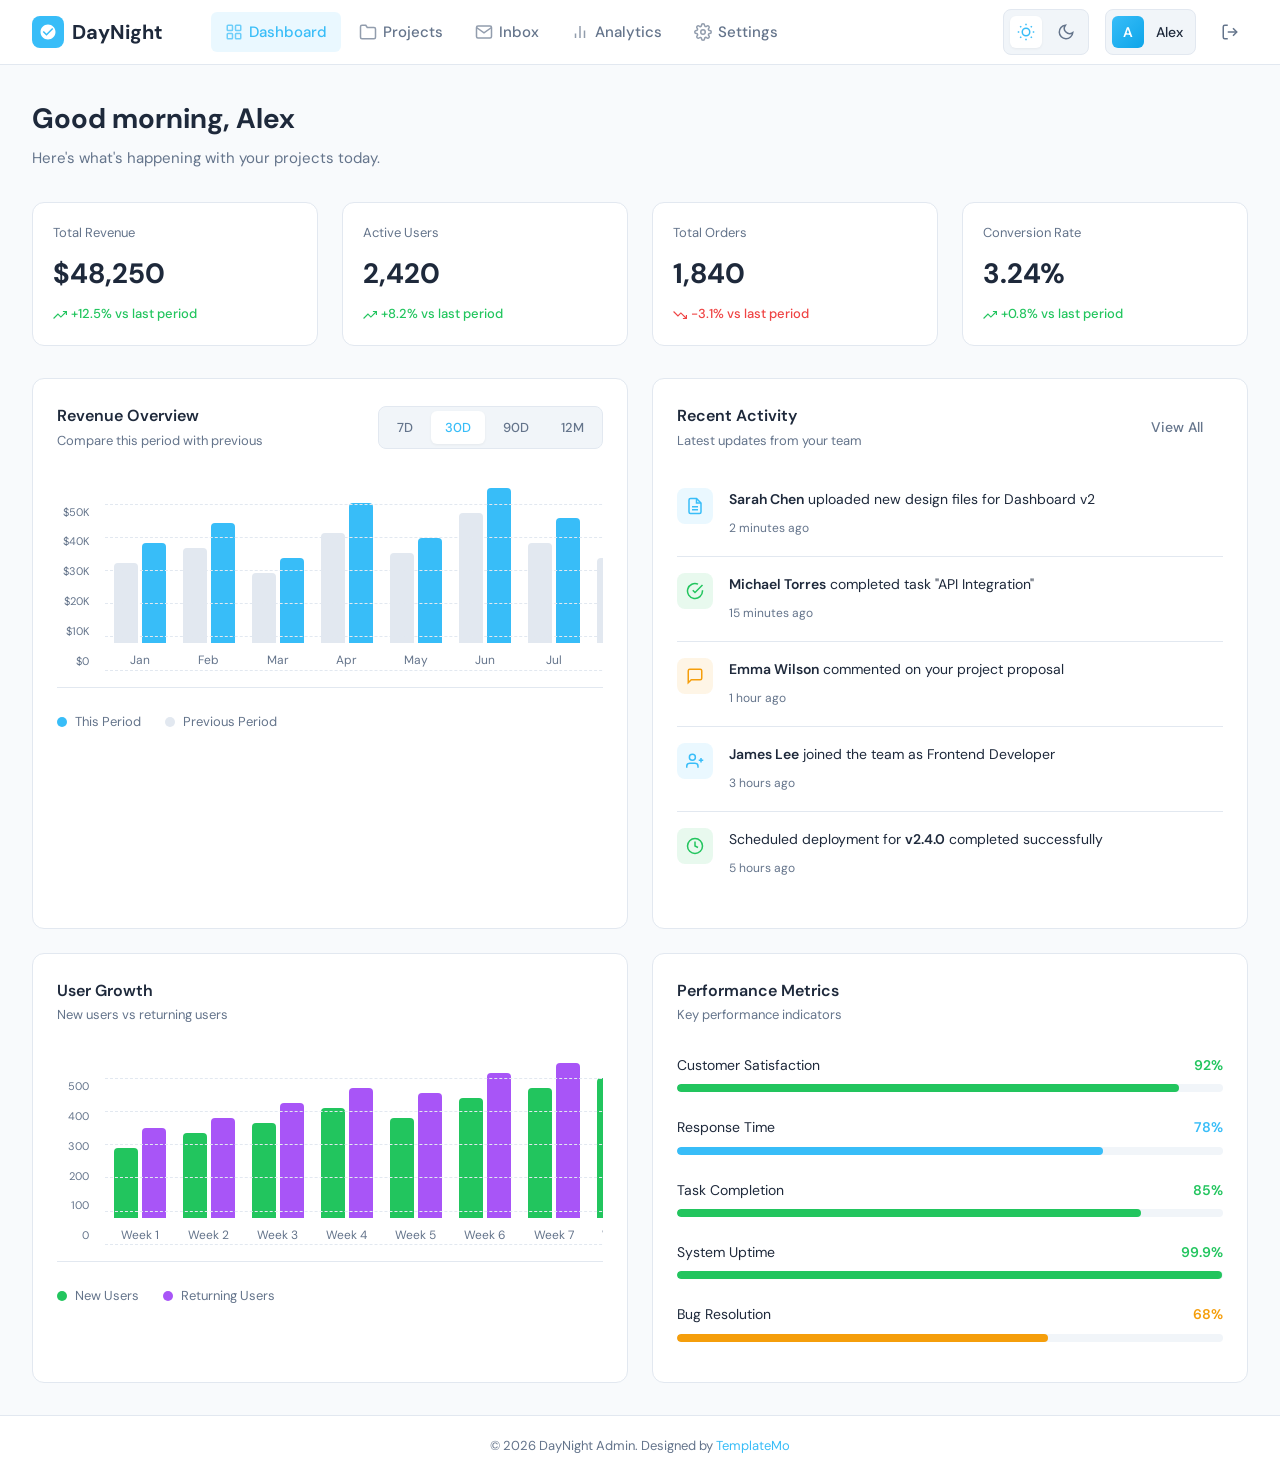
<file: index.html>
<!DOCTYPE html>
<html lang="en">
<head>
    <meta charset="UTF-8">
    <meta name="viewport" content="width=device-width, initial-scale=1.0">
    <title>Dashboard - DayNight Admin</title>
    <script>
        // Prevent flash of white in dark mode - runs before CSS/page render
        if (localStorage.getItem('daynight-theme') === 'carbon') {
            document.documentElement.classList.add('carbon');
        }
    </script>
    <link rel="stylesheet" href="templatemo-daynight-style.css">
    <!--

TemplateMo 608 DayNight Admin

https://templatemo.com/tm-608-daynight-admin

-->
</head>
<body>
    <!-- Mobile Menu Overlay -->
    <div class="mobile-menu-overlay"></div>
    
    <!-- Mobile Menu -->
    <div class="mobile-menu">
        <div class="mobile-menu-header">
            <a href="index.html" class="logo">
                <div class="logo-icon">
                    <svg viewBox="0 0 24 24" fill="currentColor">
                        <path d="M12 2C6.48 2 2 6.48 2 12s4.48 10 10 10 10-4.48 10-10S17.52 2 12 2zm-2 15l-5-5 1.41-1.41L10 14.17l7.59-7.59L19 8l-9 9z"/>
                    </svg>
                </div>
                DayNight
            </a>
            <button class="mobile-menu-close" onclick="closeMobileMenu()">
                <svg viewBox="0 0 24 24" fill="none" stroke="currentColor" stroke-width="2">
                    <line x1="18" y1="6" x2="6" y2="18"/>
                    <line x1="6" y1="6" x2="18" y2="18"/>
                </svg>
            </button>
        </div>
        <nav class="mobile-menu-nav">
            <a href="index.html" class="active">
                <svg viewBox="0 0 24 24" fill="none" stroke="currentColor" stroke-width="2">
                    <rect x="3" y="3" width="7" height="7" rx="1"/>
                    <rect x="14" y="3" width="7" height="7" rx="1"/>
                    <rect x="3" y="14" width="7" height="7" rx="1"/>
                    <rect x="14" y="14" width="7" height="7" rx="1"/>
                </svg>
                Dashboard
            </a>
            <a href="projects.html">
                <svg viewBox="0 0 24 24" fill="none" stroke="currentColor" stroke-width="2">
                    <path d="M22 19a2 2 0 0 1-2 2H4a2 2 0 0 1-2-2V5a2 2 0 0 1 2-2h5l2 3h9a2 2 0 0 1 2 2z"/>
                </svg>
                Projects
            </a>
            <a href="inbox.html">
                <svg viewBox="0 0 24 24" fill="none" stroke="currentColor" stroke-width="2">
                    <path d="M4 4h16c1.1 0 2 .9 2 2v12c0 1.1-.9 2-2 2H4c-1.1 0-2-.9-2-2V6c0-1.1.9-2 2-2z"/>
                    <polyline points="22,6 12,13 2,6"/>
                </svg>
                Inbox
            </a>
            <a href="analytics.html">
                <svg viewBox="0 0 24 24" fill="none" stroke="currentColor" stroke-width="2">
                    <line x1="18" y1="20" x2="18" y2="10"/>
                    <line x1="12" y1="20" x2="12" y2="4"/>
                    <line x1="6" y1="20" x2="6" y2="14"/>
                </svg>
                Analytics
            </a>
            <a href="settings.html">
                <svg viewBox="0 0 24 24" fill="none" stroke="currentColor" stroke-width="2">
                    <circle cx="12" cy="12" r="3"/>
                    <path d="M19.4 15a1.65 1.65 0 0 0 .33 1.82l.06.06a2 2 0 0 1 0 2.83 2 2 0 0 1-2.83 0l-.06-.06a1.65 1.65 0 0 0-1.82-.33 1.65 1.65 0 0 0-1 1.51V21a2 2 0 0 1-2 2 2 2 0 0 1-2-2v-.09A1.65 1.65 0 0 0 9 19.4a1.65 1.65 0 0 0-1.82.33l-.06.06a2 2 0 0 1-2.83 0 2 2 0 0 1 0-2.83l.06-.06a1.65 1.65 0 0 0 .33-1.82 1.65 1.65 0 0 0-1.51-1H3a2 2 0 0 1-2-2 2 2 0 0 1 2-2h.09A1.65 1.65 0 0 0 4.6 9a1.65 1.65 0 0 0-.33-1.82l-.06-.06a2 2 0 0 1 0-2.83 2 2 0 0 1 2.83 0l.06.06a1.65 1.65 0 0 0 1.82.33H9a1.65 1.65 0 0 0 1-1.51V3a2 2 0 0 1 2-2 2 2 0 0 1 2 2v.09a1.65 1.65 0 0 0 1 1.51 1.65 1.65 0 0 0 1.82-.33l.06-.06a2 2 0 0 1 2.83 0 2 2 0 0 1 0 2.83l-.06.06a1.65 1.65 0 0 0-.33 1.82V9a1.65 1.65 0 0 0 1.51 1H21a2 2 0 0 1 2 2 2 2 0 0 1-2 2h-.09a1.65 1.65 0 0 0-1.51 1z"/>
                </svg>
                Settings
            </a>
        </nav>
        <div class="mobile-menu-footer">
            <a href="login.html" class="mobile-logout-btn">
                <svg viewBox="0 0 24 24" fill="none" stroke="currentColor" stroke-width="2">
                    <path d="M9 21H5a2 2 0 0 1-2-2V5a2 2 0 0 1 2-2h4"/>
                    <polyline points="16 17 21 12 16 7"/>
                    <line x1="21" y1="12" x2="9" y2="12"/>
                </svg>
                Logout
            </a>
            <div class="theme-toggle">
                <button class="theme-btn theme-btn-snow active" onclick="setTheme('snow')" title="Snow Edition">
                    <svg viewBox="0 0 24 24" fill="none" stroke="currentColor" stroke-width="2">
                        <circle cx="12" cy="12" r="5"/>
                        <line x1="12" y1="1" x2="12" y2="3"/>
                        <line x1="12" y1="21" x2="12" y2="23"/>
                        <line x1="4.22" y1="4.22" x2="5.64" y2="5.64"/>
                        <line x1="18.36" y1="18.36" x2="19.78" y2="19.78"/>
                        <line x1="1" y1="12" x2="3" y2="12"/>
                        <line x1="21" y1="12" x2="23" y2="12"/>
                        <line x1="4.22" y1="19.78" x2="5.64" y2="18.36"/>
                        <line x1="18.36" y1="5.64" x2="19.78" y2="4.22"/>
                    </svg>
                </button>
                <button class="theme-btn theme-btn-carbon" onclick="setTheme('carbon')" title="Carbon Edition">
                    <svg viewBox="0 0 24 24" fill="none" stroke="currentColor" stroke-width="2">
                        <path d="M21 12.79A9 9 0 1 1 11.21 3 7 7 0 0 0 21 12.79z"/>
                    </svg>
                </button>
            </div>
        </div>
    </div>

    <div class="app-container">
        <!-- Top Navigation -->
        <nav class="top-nav">
            <div class="nav-container">
                <div class="nav-left">
                    <a href="index.html" class="logo">
                        <div class="logo-icon">
                            <svg viewBox="0 0 24 24" fill="currentColor">
                                <path d="M12 2C6.48 2 2 6.48 2 12s4.48 10 10 10 10-4.48 10-10S17.52 2 12 2zm-2 15l-5-5 1.41-1.41L10 14.17l7.59-7.59L19 8l-9 9z"/>
                            </svg>
                        </div>
                        DayNight
                    </a>
                    <div class="nav-menu">
                        <div class="nav-item">
                            <a href="index.html" class="nav-link active">
                                <svg viewBox="0 0 24 24" fill="none" stroke="currentColor" stroke-width="2">
                                    <rect x="3" y="3" width="7" height="7" rx="1"/>
                                    <rect x="14" y="3" width="7" height="7" rx="1"/>
                                    <rect x="3" y="14" width="7" height="7" rx="1"/>
                                    <rect x="14" y="14" width="7" height="7" rx="1"/>
                                </svg>
                                Dashboard
                            </a>
                        </div>
                        <div class="nav-item">
                            <a href="projects.html" class="nav-link">
                                <svg viewBox="0 0 24 24" fill="none" stroke="currentColor" stroke-width="2">
                                    <path d="M22 19a2 2 0 0 1-2 2H4a2 2 0 0 1-2-2V5a2 2 0 0 1 2-2h5l2 3h9a2 2 0 0 1 2 2z"/>
                                </svg>
                                Projects
                            </a>
                        </div>
                        <div class="nav-item">
                            <a href="inbox.html" class="nav-link">
                                <svg viewBox="0 0 24 24" fill="none" stroke="currentColor" stroke-width="2">
                                    <path d="M4 4h16c1.1 0 2 .9 2 2v12c0 1.1-.9 2-2 2H4c-1.1 0-2-.9-2-2V6c0-1.1.9-2 2-2z"/>
                                    <polyline points="22,6 12,13 2,6"/>
                                </svg>
                                Inbox
                            </a>
                        </div>
                        <div class="nav-item">
                            <a href="analytics.html" class="nav-link">
                                <svg viewBox="0 0 24 24" fill="none" stroke="currentColor" stroke-width="2">
                                    <line x1="18" y1="20" x2="18" y2="10"/>
                                    <line x1="12" y1="20" x2="12" y2="4"/>
                                    <line x1="6" y1="20" x2="6" y2="14"/>
                                </svg>
                                Analytics
                            </a>
                        </div>
                        <div class="nav-item">
                            <a href="settings.html" class="nav-link">
                                <svg viewBox="0 0 24 24" fill="none" stroke="currentColor" stroke-width="2">
                                    <circle cx="12" cy="12" r="3"/>
                                    <path d="M19.4 15a1.65 1.65 0 0 0 .33 1.82l.06.06a2 2 0 0 1 0 2.83 2 2 0 0 1-2.83 0l-.06-.06a1.65 1.65 0 0 0-1.82-.33 1.65 1.65 0 0 0-1 1.51V21a2 2 0 0 1-2 2 2 2 0 0 1-2-2v-.09A1.65 1.65 0 0 0 9 19.4a1.65 1.65 0 0 0-1.82.33l-.06.06a2 2 0 0 1-2.83 0 2 2 0 0 1 0-2.83l.06-.06a1.65 1.65 0 0 0 .33-1.82 1.65 1.65 0 0 0-1.51-1H3a2 2 0 0 1-2-2 2 2 0 0 1 2-2h.09A1.65 1.65 0 0 0 4.6 9a1.65 1.65 0 0 0-.33-1.82l-.06-.06a2 2 0 0 1 0-2.83 2 2 0 0 1 2.83 0l.06.06a1.65 1.65 0 0 0 1.82.33H9a1.65 1.65 0 0 0 1-1.51V3a2 2 0 0 1 2-2 2 2 0 0 1 2 2v.09a1.65 1.65 0 0 0 1 1.51 1.65 1.65 0 0 0 1.82-.33l.06-.06a2 2 0 0 1 2.83 0 2 2 0 0 1 0 2.83l-.06.06a1.65 1.65 0 0 0-.33 1.82V9a1.65 1.65 0 0 0 1.51 1H21a2 2 0 0 1 2 2 2 2 0 0 1-2 2h-.09a1.65 1.65 0 0 0-1.51 1z"/>
                                </svg>
                                Settings
                            </a>
                        </div>
                    </div>
                </div>
                <div class="nav-right">
                    <div class="theme-toggle">
                        <button class="theme-btn theme-btn-snow active" onclick="setTheme('snow')" title="Snow Edition">
                            <svg viewBox="0 0 24 24" fill="none" stroke="currentColor" stroke-width="2">
                                <circle cx="12" cy="12" r="5"/>
                                <line x1="12" y1="1" x2="12" y2="3"/>
                                <line x1="12" y1="21" x2="12" y2="23"/>
                                <line x1="4.22" y1="4.22" x2="5.64" y2="5.64"/>
                                <line x1="18.36" y1="18.36" x2="19.78" y2="19.78"/>
                                <line x1="1" y1="12" x2="3" y2="12"/>
                                <line x1="21" y1="12" x2="23" y2="12"/>
                                <line x1="4.22" y1="19.78" x2="5.64" y2="18.36"/>
                                <line x1="18.36" y1="5.64" x2="19.78" y2="4.22"/>
                            </svg>
                        </button>
                        <button class="theme-btn theme-btn-carbon" onclick="setTheme('carbon')" title="Carbon Edition">
                            <svg viewBox="0 0 24 24" fill="none" stroke="currentColor" stroke-width="2">
                                <path d="M21 12.79A9 9 0 1 1 11.21 3 7 7 0 0 0 21 12.79z"/>
                            </svg>
                        </button>
                    </div>
                    <button class="user-menu">
                        <div class="user-avatar">A</div>
                        <span class="user-name">Alex</span>
                    </button>
                    <a href="login.html" class="btn-logout" title="Logout">
                        <svg viewBox="0 0 24 24" fill="none" stroke="currentColor" stroke-width="2">
                            <path d="M9 21H5a2 2 0 0 1-2-2V5a2 2 0 0 1 2-2h4"/>
                            <polyline points="16 17 21 12 16 7"/>
                            <line x1="21" y1="12" x2="9" y2="12"/>
                        </svg>
                    </a>
                    <button class="mobile-menu-btn" onclick="toggleMobileMenu()">
                        <svg viewBox="0 0 24 24" fill="none" stroke="currentColor" stroke-width="2">
                            <line x1="3" y1="12" x2="21" y2="12"/>
                            <line x1="3" y1="6" x2="21" y2="6"/>
                            <line x1="3" y1="18" x2="21" y2="18"/>
                        </svg>
                    </button>
                </div>
            </div>
        </nav>

        <!-- Main Content -->
        <main class="main-content">
            <!-- Page Header -->
            <div class="page-header">
                <h1 class="greeting" id="greeting">Good morning, Alex</h1>
                <p class="greeting-sub">Here's what's happening with your projects today.</p>
            </div>

            <!-- Stats Grid -->
            <div class="stats-grid">
                <div class="stat-card">
                    <div class="stat-label">Total Revenue</div>
                    <div class="stat-value">$48,250</div>
                    <div class="stat-change positive">
                        <svg viewBox="0 0 24 24" fill="none" stroke="currentColor" stroke-width="2">
                            <polyline points="23 6 13.5 15.5 8.5 10.5 1 18"/>
                            <polyline points="17 6 23 6 23 12"/>
                        </svg>
                        +12.5% vs last period
                    </div>
                </div>
                <div class="stat-card">
                    <div class="stat-label">Active Users</div>
                    <div class="stat-value">2,420</div>
                    <div class="stat-change positive">
                        <svg viewBox="0 0 24 24" fill="none" stroke="currentColor" stroke-width="2">
                            <polyline points="23 6 13.5 15.5 8.5 10.5 1 18"/>
                            <polyline points="17 6 23 6 23 12"/>
                        </svg>
                        +8.2% vs last period
                    </div>
                </div>
                <div class="stat-card">
                    <div class="stat-label">Total Orders</div>
                    <div class="stat-value">1,840</div>
                    <div class="stat-change negative">
                        <svg viewBox="0 0 24 24" fill="none" stroke="currentColor" stroke-width="2">
                            <polyline points="23 18 13.5 8.5 8.5 13.5 1 6"/>
                            <polyline points="17 18 23 18 23 12"/>
                        </svg>
                        -3.1% vs last period
                    </div>
                </div>
                <div class="stat-card">
                    <div class="stat-label">Conversion Rate</div>
                    <div class="stat-value">3.24%</div>
                    <div class="stat-change positive">
                        <svg viewBox="0 0 24 24" fill="none" stroke="currentColor" stroke-width="2">
                            <polyline points="23 6 13.5 15.5 8.5 10.5 1 18"/>
                            <polyline points="17 6 23 6 23 12"/>
                        </svg>
                        +0.8% vs last period
                    </div>
                </div>
            </div>

            <!-- Two Column Layout -->
            <div class="two-col">
                <!-- Comparison Chart -->
                <div class="card">
                    <div class="card-header">
                        <div>
                            <h3 class="card-title">Revenue Overview</h3>
                            <p class="card-subtitle">Compare this period with previous</p>
                        </div>
                        <div class="date-picker">
                            <button class="date-btn" onclick="setDateRange('7d', this)">7D</button>
                            <button class="date-btn active" onclick="setDateRange('30d', this)">30D</button>
                            <button class="date-btn" onclick="setDateRange('90d', this)">90D</button>
                            <button class="date-btn" onclick="setDateRange('12m', this)">12M</button>
                        </div>
                    </div>
                    <div class="chart-container">
                        <div class="chart-scroll">
                            <div class="chart-scroll-inner">
                                <div class="bar-chart">
                                    <div class="y-axis">
                                        <span class="y-axis-label">$50K</span>
                                        <span class="y-axis-label">$40K</span>
                                        <span class="y-axis-label">$30K</span>
                                        <span class="y-axis-label">$20K</span>
                                        <span class="y-axis-label">$10K</span>
                                        <span class="y-axis-label">$0</span>
                                    </div>
                                    <div class="y-axis-lines">
                                        <div class="y-axis-line"></div>
                                        <div class="y-axis-line"></div>
                                        <div class="y-axis-line"></div>
                                        <div class="y-axis-line"></div>
                                        <div class="y-axis-line"></div>
                                        <div class="y-axis-line"></div>
                                    </div>
                                    <div class="bar-group">
                                        <div class="bar-wrapper">
                                            <div class="bar previous" style="height: 80px;"></div>
                                            <div class="bar current" style="height: 100px;"></div>
                                        </div>
                                        <span class="bar-label">Jan</span>
                                    </div>
                                    <div class="bar-group">
                                        <div class="bar-wrapper">
                                            <div class="bar previous" style="height: 95px;"></div>
                                            <div class="bar current" style="height: 120px;"></div>
                                        </div>
                                        <span class="bar-label">Feb</span>
                                    </div>
                                    <div class="bar-group">
                                        <div class="bar-wrapper">
                                            <div class="bar previous" style="height: 70px;"></div>
                                            <div class="bar current" style="height: 85px;"></div>
                                        </div>
                                        <span class="bar-label">Mar</span>
                                    </div>
                                    <div class="bar-group">
                                        <div class="bar-wrapper">
                                            <div class="bar previous" style="height: 110px;"></div>
                                            <div class="bar current" style="height: 140px;"></div>
                                        </div>
                                        <span class="bar-label">Apr</span>
                                    </div>
                                    <div class="bar-group">
                                        <div class="bar-wrapper">
                                            <div class="bar previous" style="height: 90px;"></div>
                                            <div class="bar current" style="height: 105px;"></div>
                                        </div>
                                        <span class="bar-label">May</span>
                                    </div>
                                    <div class="bar-group">
                                        <div class="bar-wrapper">
                                            <div class="bar previous" style="height: 130px;"></div>
                                            <div class="bar current" style="height: 155px;"></div>
                                        </div>
                                        <span class="bar-label">Jun</span>
                                    </div>
                                    <div class="bar-group">
                                        <div class="bar-wrapper">
                                            <div class="bar previous" style="height: 100px;"></div>
                                            <div class="bar current" style="height: 125px;"></div>
                                        </div>
                                        <span class="bar-label">Jul</span>
                                    </div>
                                    <div class="bar-group">
                                        <div class="bar-wrapper">
                                            <div class="bar previous" style="height: 85px;"></div>
                                            <div class="bar current" style="height: 110px;"></div>
                                        </div>
                                        <span class="bar-label">Aug</span>
                                    </div>
                                </div>
                            </div>
                        </div>
                        <div class="chart-legend">
                            <div class="legend-item">
                                <span class="legend-dot current"></span>
                                This Period
                            </div>
                            <div class="legend-item">
                                <span class="legend-dot previous"></span>
                                Previous Period
                            </div>
                        </div>
                    </div>
                </div>

                <!-- Activity Feed -->
                <div class="card">
                    <div class="card-header">
                        <div>
                            <h3 class="card-title">Recent Activity</h3>
                            <p class="card-subtitle">Latest updates from your team</p>
                        </div>
                        <button class="btn btn-ghost">View All</button>
                    </div>
                    <div class="card-scroll">
                        <div class="card-scroll-inner" style="min-width: 360px;">
                            <div class="activity-feed">
                        <div class="activity-item">
                            <div class="activity-icon blue">
                                <svg viewBox="0 0 24 24" fill="none" stroke="currentColor" stroke-width="2">
                                    <path d="M14 2H6a2 2 0 0 0-2 2v16a2 2 0 0 0 2 2h12a2 2 0 0 0 2-2V8z"/>
                                    <polyline points="14 2 14 8 20 8"/>
                                    <line x1="16" y1="13" x2="8" y2="13"/>
                                    <line x1="16" y1="17" x2="8" y2="17"/>
                                </svg>
                            </div>
                            <div class="activity-content">
                                <p class="activity-text"><strong>Sarah Chen</strong> uploaded new design files for Dashboard v2</p>
                                <span class="activity-time">2 minutes ago</span>
                            </div>
                        </div>
                        <div class="activity-item">
                            <div class="activity-icon green">
                                <svg viewBox="0 0 24 24" fill="none" stroke="currentColor" stroke-width="2">
                                    <path d="M22 11.08V12a10 10 0 1 1-5.93-9.14"/>
                                    <polyline points="22 4 12 14.01 9 11.01"/>
                                </svg>
                            </div>
                            <div class="activity-content">
                                <p class="activity-text"><strong>Michael Torres</strong> completed task "API Integration"</p>
                                <span class="activity-time">15 minutes ago</span>
                            </div>
                        </div>
                        <div class="activity-item">
                            <div class="activity-icon orange">
                                <svg viewBox="0 0 24 24" fill="none" stroke="currentColor" stroke-width="2">
                                    <path d="M21 15a2 2 0 0 1-2 2H7l-4 4V5a2 2 0 0 1 2-2h14a2 2 0 0 1 2 2z"/>
                                </svg>
                            </div>
                            <div class="activity-content">
                                <p class="activity-text"><strong>Emma Wilson</strong> commented on your project proposal</p>
                                <span class="activity-time">1 hour ago</span>
                            </div>
                        </div>
                        <div class="activity-item">
                            <div class="activity-icon blue">
                                <svg viewBox="0 0 24 24" fill="none" stroke="currentColor" stroke-width="2">
                                    <path d="M16 21v-2a4 4 0 0 0-4-4H5a4 4 0 0 0-4 4v2"/>
                                    <circle cx="8.5" cy="7" r="4"/>
                                    <line x1="20" y1="8" x2="20" y2="14"/>
                                    <line x1="23" y1="11" x2="17" y2="11"/>
                                </svg>
                            </div>
                            <div class="activity-content">
                                <p class="activity-text"><strong>James Lee</strong> joined the team as Frontend Developer</p>
                                <span class="activity-time">3 hours ago</span>
                            </div>
                        </div>
                        <div class="activity-item">
                            <div class="activity-icon green">
                                <svg viewBox="0 0 24 24" fill="none" stroke="currentColor" stroke-width="2">
                                    <circle cx="12" cy="12" r="10"/>
                                    <polyline points="12 6 12 12 16 14"/>
                                </svg>
                            </div>
                            <div class="activity-content">
                                <p class="activity-text">Scheduled deployment for <strong>v2.4.0</strong> completed successfully</p>
                                <span class="activity-time">5 hours ago</span>
                            </div>
                        </div>
                    </div>
                        </div>
                    </div>
                </div>
            </div>

            <!-- Additional Chart Row -->
            <div class="two-col" style="margin-top: 1.5rem;">
                <!-- User Growth Chart -->
                <div class="card">
                    <div class="card-header">
                        <div>
                            <h3 class="card-title">User Growth</h3>
                            <p class="card-subtitle">New users vs returning users</p>
                        </div>
                    </div>
                    <div class="chart-container">
                        <div class="chart-scroll">
                            <div class="chart-scroll-inner">
                                <div class="bar-chart">
                                    <div class="y-axis">
                                        <span class="y-axis-label">500</span>
                                        <span class="y-axis-label">400</span>
                                        <span class="y-axis-label">300</span>
                                        <span class="y-axis-label">200</span>
                                        <span class="y-axis-label">100</span>
                                        <span class="y-axis-label">0</span>
                                    </div>
                                    <div class="y-axis-lines">
                                        <div class="y-axis-line"></div>
                                        <div class="y-axis-line"></div>
                                        <div class="y-axis-line"></div>
                                        <div class="y-axis-line"></div>
                                        <div class="y-axis-line"></div>
                                        <div class="y-axis-line"></div>
                                    </div>
                                    <div class="bar-group">
                                        <div class="bar-wrapper">
                                            <div class="bar" style="height: 70px; background: var(--success);"></div>
                                            <div class="bar" style="height: 90px; background: #A855F7;"></div>
                                        </div>
                                        <span class="bar-label">Week 1</span>
                                    </div>
                                    <div class="bar-group">
                                        <div class="bar-wrapper">
                                            <div class="bar" style="height: 85px; background: var(--success);"></div>
                                            <div class="bar" style="height: 100px; background: #A855F7;"></div>
                                        </div>
                                        <span class="bar-label">Week 2</span>
                                    </div>
                                    <div class="bar-group">
                                        <div class="bar-wrapper">
                                            <div class="bar" style="height: 95px; background: var(--success);"></div>
                                            <div class="bar" style="height: 115px; background: #A855F7;"></div>
                                        </div>
                                        <span class="bar-label">Week 3</span>
                                    </div>
                                    <div class="bar-group">
                                        <div class="bar-wrapper">
                                            <div class="bar" style="height: 110px; background: var(--success);"></div>
                                            <div class="bar" style="height: 130px; background: #A855F7;"></div>
                                        </div>
                                        <span class="bar-label">Week 4</span>
                                    </div>
                                    <div class="bar-group">
                                        <div class="bar-wrapper">
                                            <div class="bar" style="height: 100px; background: var(--success);"></div>
                                            <div class="bar" style="height: 125px; background: #A855F7;"></div>
                                        </div>
                                        <span class="bar-label">Week 5</span>
                                    </div>
                                    <div class="bar-group">
                                        <div class="bar-wrapper">
                                            <div class="bar" style="height: 120px; background: var(--success);"></div>
                                            <div class="bar" style="height: 145px; background: #A855F7;"></div>
                                        </div>
                                        <span class="bar-label">Week 6</span>
                                    </div>
                                    <div class="bar-group">
                                        <div class="bar-wrapper">
                                            <div class="bar" style="height: 130px; background: var(--success);"></div>
                                            <div class="bar" style="height: 155px; background: #A855F7;"></div>
                                        </div>
                                        <span class="bar-label">Week 7</span>
                                    </div>
                                    <div class="bar-group">
                                        <div class="bar-wrapper">
                                            <div class="bar" style="height: 140px; background: var(--success);"></div>
                                            <div class="bar" style="height: 160px; background: #A855F7;"></div>
                                        </div>
                                        <span class="bar-label">Week 8</span>
                                    </div>
                                </div>
                            </div>
                        </div>
                        <div class="chart-legend">
                            <div class="legend-item">
                                <span class="legend-dot" style="background: var(--success);"></span>
                                New Users
                            </div>
                            <div class="legend-item">
                                <span class="legend-dot" style="background: #A855F7;"></span>
                                Returning Users
                            </div>
                        </div>
                    </div>
                </div>

                <!-- Performance Metrics -->
                <div class="card">
                    <div class="card-header">
                        <div>
                            <h3 class="card-title">Performance Metrics</h3>
                            <p class="card-subtitle">Key performance indicators</p>
                        </div>
                    </div>
                    <div class="card-scroll">
                        <div class="card-scroll-inner" style="min-width: 400px;">
                            <div style="padding: 0.5rem 0;">
                                <div style="margin-bottom: 1.5rem;">
                                    <div style="display: flex; justify-content: space-between; margin-bottom: 0.5rem;">
                                        <span style="font-size: 0.875rem; color: var(--text-primary);">Customer Satisfaction</span>
                                        <span style="font-size: 0.875rem; font-weight: 600; color: var(--success);">92%</span>
                                    </div>
                                    <div class="progress-bar">
                                        <div class="progress-fill success" style="width: 92%;"></div>
                                    </div>
                                </div>
                                <div style="margin-bottom: 1.5rem;">
                                    <div style="display: flex; justify-content: space-between; margin-bottom: 0.5rem;">
                                        <span style="font-size: 0.875rem; color: var(--text-primary);">Response Time</span>
                                        <span style="font-size: 0.875rem; font-weight: 600; color: var(--accent);">78%</span>
                                    </div>
                                    <div class="progress-bar">
                                        <div class="progress-fill accent" style="width: 78%;"></div>
                                    </div>
                                </div>
                                <div style="margin-bottom: 1.5rem;">
                                    <div style="display: flex; justify-content: space-between; margin-bottom: 0.5rem;">
                                        <span style="font-size: 0.875rem; color: var(--text-primary);">Task Completion</span>
                                        <span style="font-size: 0.875rem; font-weight: 600; color: var(--success);">85%</span>
                                    </div>
                                    <div class="progress-bar">
                                        <div class="progress-fill success" style="width: 85%;"></div>
                                    </div>
                                </div>
                                <div style="margin-bottom: 1.5rem;">
                                    <div style="display: flex; justify-content: space-between; margin-bottom: 0.5rem;">
                                        <span style="font-size: 0.875rem; color: var(--text-primary);">System Uptime</span>
                                        <span style="font-size: 0.875rem; font-weight: 600; color: var(--success);">99.9%</span>
                                    </div>
                                    <div class="progress-bar">
                                        <div class="progress-fill success" style="width: 99.9%;"></div>
                                    </div>
                                </div>
                                <div>
                                    <div style="display: flex; justify-content: space-between; margin-bottom: 0.5rem;">
                                        <span style="font-size: 0.875rem; color: var(--text-primary);">Bug Resolution</span>
                                        <span style="font-size: 0.875rem; font-weight: 600; color: var(--warning);">68%</span>
                                    </div>
                                    <div class="progress-bar">
                                        <div class="progress-fill warning" style="width: 68%;"></div>
                                    </div>
                                </div>
                            </div>
                        </div>
                    </div>
                </div>
            </div>
        </main>

        <!-- Footer -->
        <footer class="footer">
            <p>&copy; 2026 DayNight Admin. Designed by <a href="https://www.templatemo.com" target="_blank" rel="nofollow">TemplateMo</a></p>
        </footer>
    </div>

    <script src="templatemo-daynight-script.js"></script>
</body>
</html>
</file>
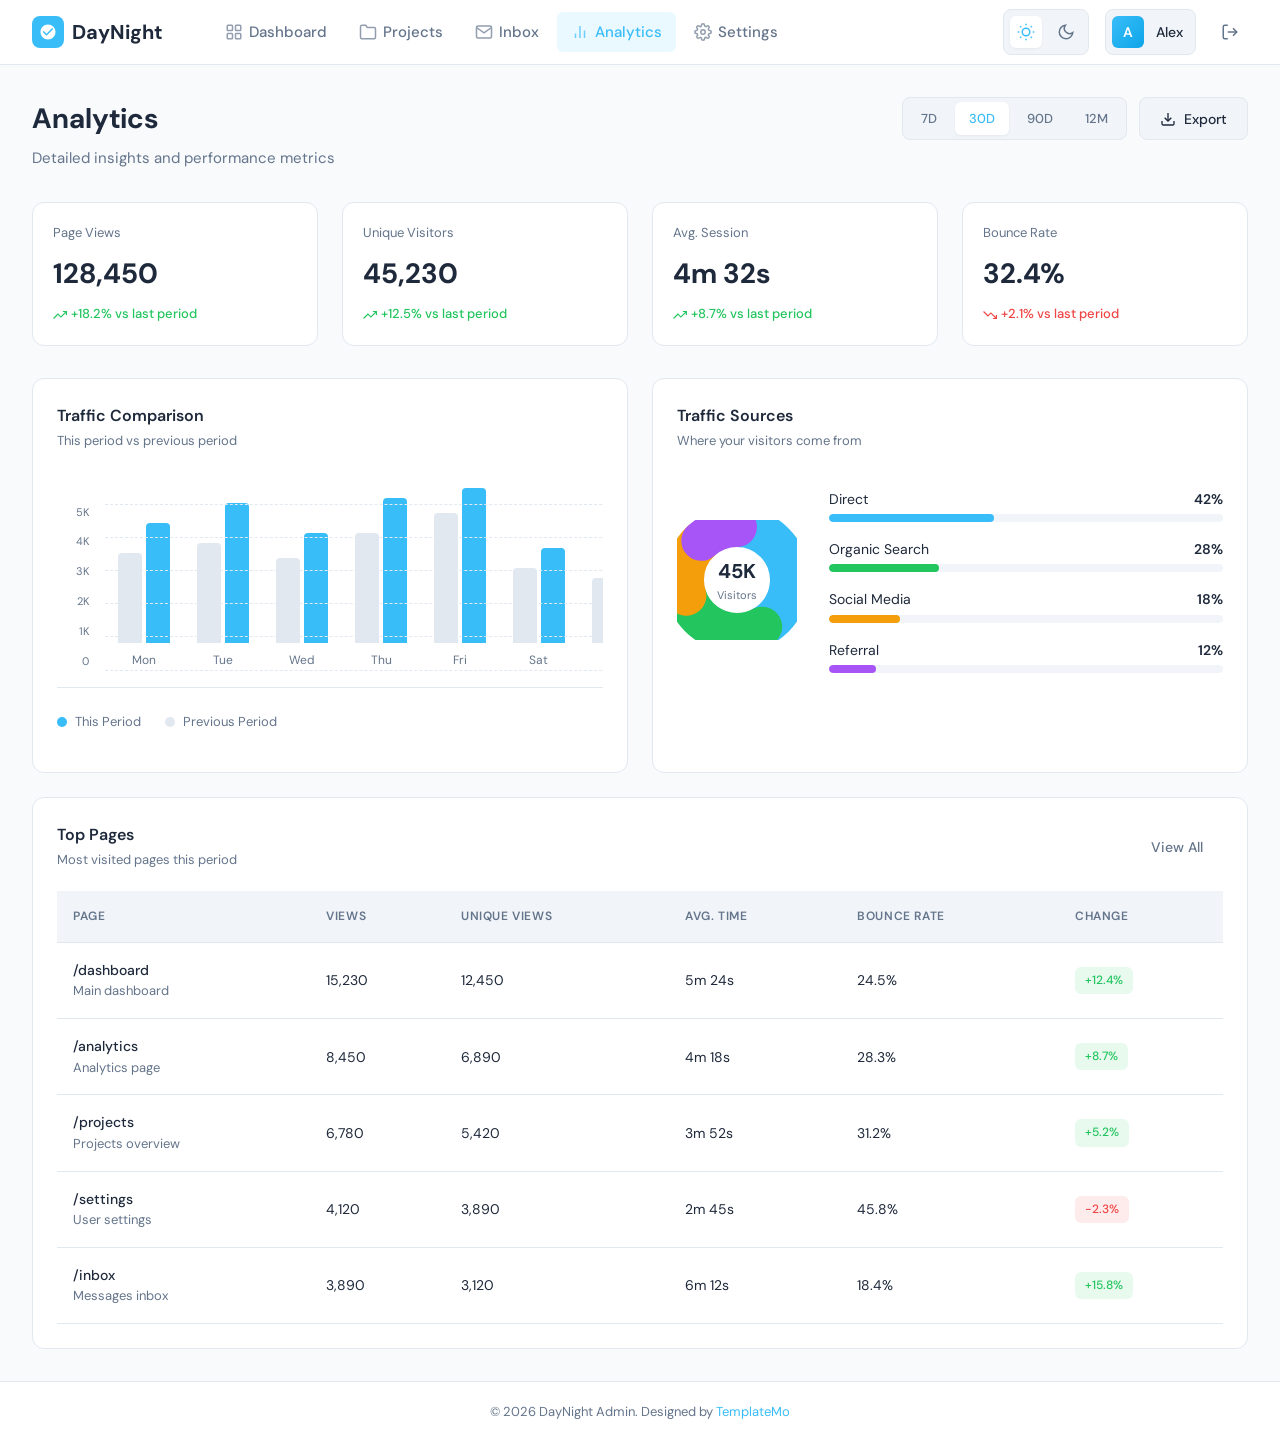
<file: analytics.html>
<!DOCTYPE html>
<html lang="en">
<head>
    <meta charset="UTF-8">
    <meta name="viewport" content="width=device-width, initial-scale=1.0">
    <title>Analytics - DayNight Admin</title>
    <script>if(localStorage.getItem("daynight-theme")==="carbon"){document.documentElement.classList.add("carbon");}</script>
    <link rel="stylesheet" href="templatemo-daynight-style.css">
    <!--

TemplateMo 608 DayNight Admin

https://templatemo.com/tm-608-daynight-admin

-->
</head>
<body>
    <!-- Mobile Menu Overlay -->
    <div class="mobile-menu-overlay"></div>
    
    <!-- Mobile Menu -->
    <div class="mobile-menu">
        <div class="mobile-menu-header">
            <a href="index.html" class="logo">
                <div class="logo-icon">
                    <svg viewBox="0 0 24 24" fill="currentColor">
                        <path d="M12 2C6.48 2 2 6.48 2 12s4.48 10 10 10 10-4.48 10-10S17.52 2 12 2zm-2 15l-5-5 1.41-1.41L10 14.17l7.59-7.59L19 8l-9 9z"/>
                    </svg>
                </div>
                DayNight
            </a>
            <button class="mobile-menu-close" onclick="closeMobileMenu()">
                <svg viewBox="0 0 24 24" fill="none" stroke="currentColor" stroke-width="2">
                    <line x1="18" y1="6" x2="6" y2="18"/>
                    <line x1="6" y1="6" x2="18" y2="18"/>
                </svg>
            </button>
        </div>
        <nav class="mobile-menu-nav">
            <a href="index.html">
                <svg viewBox="0 0 24 24" fill="none" stroke="currentColor" stroke-width="2"><rect x="3" y="3" width="7" height="7" rx="1"/><rect x="14" y="3" width="7" height="7" rx="1"/><rect x="3" y="14" width="7" height="7" rx="1"/><rect x="14" y="14" width="7" height="7" rx="1"/></svg>
                Dashboard
            </a>
            <a href="projects.html">
                <svg viewBox="0 0 24 24" fill="none" stroke="currentColor" stroke-width="2"><path d="M22 19a2 2 0 0 1-2 2H4a2 2 0 0 1-2-2V5a2 2 0 0 1 2-2h5l2 3h9a2 2 0 0 1 2 2z"/></svg>
                Projects
            </a>
            <a href="inbox.html">
                <svg viewBox="0 0 24 24" fill="none" stroke="currentColor" stroke-width="2"><path d="M4 4h16c1.1 0 2 .9 2 2v12c0 1.1-.9 2-2 2H4c-1.1 0-2-.9-2-2V6c0-1.1.9-2 2-2z"/><polyline points="22,6 12,13 2,6"/></svg>
                Inbox
            </a>
            <a href="analytics.html" class="active">
                <svg viewBox="0 0 24 24" fill="none" stroke="currentColor" stroke-width="2"><line x1="18" y1="20" x2="18" y2="10"/><line x1="12" y1="20" x2="12" y2="4"/><line x1="6" y1="20" x2="6" y2="14"/></svg>
                Analytics
            </a>
            <a href="settings.html">
                <svg viewBox="0 0 24 24" fill="none" stroke="currentColor" stroke-width="2"><circle cx="12" cy="12" r="3"/><path d="M19.4 15a1.65 1.65 0 0 0 .33 1.82l.06.06a2 2 0 0 1 0 2.83 2 2 0 0 1-2.83 0l-.06-.06a1.65 1.65 0 0 0-1.82-.33 1.65 1.65 0 0 0-1 1.51V21a2 2 0 0 1-2 2 2 2 0 0 1-2-2v-.09A1.65 1.65 0 0 0 9 19.4a1.65 1.65 0 0 0-1.82.33l-.06.06a2 2 0 0 1-2.83 0 2 2 0 0 1 0-2.83l.06-.06a1.65 1.65 0 0 0 .33-1.82 1.65 1.65 0 0 0-1.51-1H3a2 2 0 0 1-2-2 2 2 0 0 1 2-2h.09A1.65 1.65 0 0 0 4.6 9a1.65 1.65 0 0 0-.33-1.82l-.06-.06a2 2 0 0 1 0-2.83 2 2 0 0 1 2.83 0l.06.06a1.65 1.65 0 0 0 1.82.33H9a1.65 1.65 0 0 0 1-1.51V3a2 2 0 0 1 2-2 2 2 0 0 1 2 2v.09a1.65 1.65 0 0 0 1 1.51 1.65 1.65 0 0 0 1.82-.33l.06-.06a2 2 0 0 1 2.83 0 2 2 0 0 1 0 2.83l-.06.06a1.65 1.65 0 0 0-.33 1.82V9a1.65 1.65 0 0 0 1.51 1H21a2 2 0 0 1 2 2 2 2 0 0 1-2 2h-.09a1.65 1.65 0 0 0-1.51 1z"/></svg>
                Settings
            </a>
        </nav>
        <div class="mobile-menu-footer"><a href="login.html" class="mobile-logout-btn"><svg viewBox="0 0 24 24" fill="none" stroke="currentColor" stroke-width="2"><path d="M9 21H5a2 2 0 0 1-2-2V5a2 2 0 0 1 2-2h4"/><polyline points="16 17 21 12 16 7"/><line x1="21" y1="12" x2="9" y2="12"/></svg>Logout</a>
            <div class="theme-toggle">
                <button class="theme-btn theme-btn-snow active" onclick="setTheme('snow')" title="Snow Edition">
                    <svg viewBox="0 0 24 24" fill="none" stroke="currentColor" stroke-width="2"><circle cx="12" cy="12" r="5"/><line x1="12" y1="1" x2="12" y2="3"/><line x1="12" y1="21" x2="12" y2="23"/><line x1="4.22" y1="4.22" x2="5.64" y2="5.64"/><line x1="18.36" y1="18.36" x2="19.78" y2="19.78"/><line x1="1" y1="12" x2="3" y2="12"/><line x1="21" y1="12" x2="23" y2="12"/><line x1="4.22" y1="19.78" x2="5.64" y2="18.36"/><line x1="18.36" y1="5.64" x2="19.78" y2="4.22"/></svg>
                </button>
                <button class="theme-btn theme-btn-carbon" onclick="setTheme('carbon')" title="Carbon Edition">
                    <svg viewBox="0 0 24 24" fill="none" stroke="currentColor" stroke-width="2"><path d="M21 12.79A9 9 0 1 1 11.21 3 7 7 0 0 0 21 12.79z"/></svg>
                </button>
            </div>
        </div>
    </div>

    <div class="app-container">
        <!-- Top Navigation -->
        <nav class="top-nav">
            <div class="nav-container">
                <div class="nav-left">
                    <a href="index.html" class="logo">
                        <div class="logo-icon">
                            <svg viewBox="0 0 24 24" fill="currentColor"><path d="M12 2C6.48 2 2 6.48 2 12s4.48 10 10 10 10-4.48 10-10S17.52 2 12 2zm-2 15l-5-5 1.41-1.41L10 14.17l7.59-7.59L19 8l-9 9z"/></svg>
                        </div>
                        DayNight
                    </a>
                    <div class="nav-menu">
                        <div class="nav-item"><a href="index.html" class="nav-link"><svg viewBox="0 0 24 24" fill="none" stroke="currentColor" stroke-width="2"><rect x="3" y="3" width="7" height="7" rx="1"/><rect x="14" y="3" width="7" height="7" rx="1"/><rect x="3" y="14" width="7" height="7" rx="1"/><rect x="14" y="14" width="7" height="7" rx="1"/></svg>Dashboard</a></div>
                        <div class="nav-item"><a href="projects.html" class="nav-link"><svg viewBox="0 0 24 24" fill="none" stroke="currentColor" stroke-width="2"><path d="M22 19a2 2 0 0 1-2 2H4a2 2 0 0 1-2-2V5a2 2 0 0 1 2-2h5l2 3h9a2 2 0 0 1 2 2z"/></svg>Projects</a></div>
                        <div class="nav-item"><a href="inbox.html" class="nav-link"><svg viewBox="0 0 24 24" fill="none" stroke="currentColor" stroke-width="2"><path d="M4 4h16c1.1 0 2 .9 2 2v12c0 1.1-.9 2-2 2H4c-1.1 0-2-.9-2-2V6c0-1.1.9-2 2-2z"/><polyline points="22,6 12,13 2,6"/></svg>Inbox</a></div>
                        <div class="nav-item"><a href="analytics.html" class="nav-link active"><svg viewBox="0 0 24 24" fill="none" stroke="currentColor" stroke-width="2"><line x1="18" y1="20" x2="18" y2="10"/><line x1="12" y1="20" x2="12" y2="4"/><line x1="6" y1="20" x2="6" y2="14"/></svg>Analytics</a></div>
                        <div class="nav-item"><a href="settings.html" class="nav-link"><svg viewBox="0 0 24 24" fill="none" stroke="currentColor" stroke-width="2"><circle cx="12" cy="12" r="3"/><path d="M19.4 15a1.65 1.65 0 0 0 .33 1.82l.06.06a2 2 0 0 1 0 2.83 2 2 0 0 1-2.83 0l-.06-.06a1.65 1.65 0 0 0-1.82-.33 1.65 1.65 0 0 0-1 1.51V21a2 2 0 0 1-2 2 2 2 0 0 1-2-2v-.09A1.65 1.65 0 0 0 9 19.4a1.65 1.65 0 0 0-1.82.33l-.06.06a2 2 0 0 1-2.83 0 2 2 0 0 1 0-2.83l.06-.06a1.65 1.65 0 0 0 .33-1.82 1.65 1.65 0 0 0-1.51-1H3a2 2 0 0 1-2-2 2 2 0 0 1 2-2h.09A1.65 1.65 0 0 0 4.6 9a1.65 1.65 0 0 0-.33-1.82l-.06-.06a2 2 0 0 1 0-2.83 2 2 0 0 1 2.83 0l.06.06a1.65 1.65 0 0 0 1.82.33H9a1.65 1.65 0 0 0 1-1.51V3a2 2 0 0 1 2-2 2 2 0 0 1 2 2v.09a1.65 1.65 0 0 0 1 1.51 1.65 1.65 0 0 0 1.82-.33l.06-.06a2 2 0 0 1 2.83 0 2 2 0 0 1 0 2.83l-.06.06a1.65 1.65 0 0 0-.33 1.82V9a1.65 1.65 0 0 0 1.51 1H21a2 2 0 0 1 2 2 2 2 0 0 1-2 2h-.09a1.65 1.65 0 0 0-1.51 1z"/></svg>Settings</a></div>
                    </div>
                </div>
                <div class="nav-right">
                    <div class="theme-toggle">
                        <button class="theme-btn theme-btn-snow active" onclick="setTheme('snow')" title="Snow Edition"><svg viewBox="0 0 24 24" fill="none" stroke="currentColor" stroke-width="2"><circle cx="12" cy="12" r="5"/><line x1="12" y1="1" x2="12" y2="3"/><line x1="12" y1="21" x2="12" y2="23"/><line x1="4.22" y1="4.22" x2="5.64" y2="5.64"/><line x1="18.36" y1="18.36" x2="19.78" y2="19.78"/><line x1="1" y1="12" x2="3" y2="12"/><line x1="21" y1="12" x2="23" y2="12"/><line x1="4.22" y1="19.78" x2="5.64" y2="18.36"/><line x1="18.36" y1="5.64" x2="19.78" y2="4.22"/></svg></button>
                        <button class="theme-btn theme-btn-carbon" onclick="setTheme('carbon')" title="Carbon Edition"><svg viewBox="0 0 24 24" fill="none" stroke="currentColor" stroke-width="2"><path d="M21 12.79A9 9 0 1 1 11.21 3 7 7 0 0 0 21 12.79z"/></svg></button>
                    </div>
                    <button class="user-menu"><div class="user-avatar">A</div><span class="user-name">Alex</span></button><a href="login.html" class="btn-logout" title="Logout"><svg viewBox="0 0 24 24" fill="none" stroke="currentColor" stroke-width="2"><path d="M9 21H5a2 2 0 0 1-2-2V5a2 2 0 0 1 2-2h4"/><polyline points="16 17 21 12 16 7"/><line x1="21" y1="12" x2="9" y2="12"/></svg></a>
                    <button class="mobile-menu-btn" onclick="toggleMobileMenu()"><svg viewBox="0 0 24 24" fill="none" stroke="currentColor" stroke-width="2"><line x1="3" y1="12" x2="21" y2="12"/><line x1="3" y1="6" x2="21" y2="6"/><line x1="3" y1="18" x2="21" y2="18"/></svg></button>
                </div>
            </div>
        </nav>

        <!-- Main Content -->
        <main class="main-content">
            <!-- Page Header -->
            <div class="page-header" style="display: flex; justify-content: space-between; align-items: flex-start; flex-wrap: wrap; gap: 1rem;">
                <div>
                    <h1 class="greeting">Analytics</h1>
                    <p class="greeting-sub">Detailed insights and performance metrics</p>
                </div>
                <div style="display: flex; gap: 0.75rem; flex-wrap: wrap;">
                    <div class="date-picker">
                        <button class="date-btn" onclick="setDateRange('7d', this)">7D</button>
                        <button class="date-btn active" onclick="setDateRange('30d', this)">30D</button>
                        <button class="date-btn" onclick="setDateRange('90d', this)">90D</button>
                        <button class="date-btn" onclick="setDateRange('12m', this)">12M</button>
                    </div>
                    <button class="btn btn-secondary">
                        <svg viewBox="0 0 24 24" fill="none" stroke="currentColor" stroke-width="2"><path d="M21 15v4a2 2 0 0 1-2 2H5a2 2 0 0 1-2-2v-4"/><polyline points="7 10 12 15 17 10"/><line x1="12" y1="15" x2="12" y2="3"/></svg>
                        Export
                    </button>
                </div>
            </div>

            <!-- Key Metrics Row -->
            <div class="stats-grid">
                <div class="stat-card">
                    <div class="stat-label">Page Views</div>
                    <div class="stat-value">128,450</div>
                    <div class="stat-change positive"><svg viewBox="0 0 24 24" fill="none" stroke="currentColor" stroke-width="2"><polyline points="23 6 13.5 15.5 8.5 10.5 1 18"/><polyline points="17 6 23 6 23 12"/></svg>+18.2% vs last period</div>
                </div>
                <div class="stat-card">
                    <div class="stat-label">Unique Visitors</div>
                    <div class="stat-value">45,230</div>
                    <div class="stat-change positive"><svg viewBox="0 0 24 24" fill="none" stroke="currentColor" stroke-width="2"><polyline points="23 6 13.5 15.5 8.5 10.5 1 18"/><polyline points="17 6 23 6 23 12"/></svg>+12.5% vs last period</div>
                </div>
                <div class="stat-card">
                    <div class="stat-label">Avg. Session</div>
                    <div class="stat-value">4m 32s</div>
                    <div class="stat-change positive"><svg viewBox="0 0 24 24" fill="none" stroke="currentColor" stroke-width="2"><polyline points="23 6 13.5 15.5 8.5 10.5 1 18"/><polyline points="17 6 23 6 23 12"/></svg>+8.7% vs last period</div>
                </div>
                <div class="stat-card">
                    <div class="stat-label">Bounce Rate</div>
                    <div class="stat-value">32.4%</div>
                    <div class="stat-change negative"><svg viewBox="0 0 24 24" fill="none" stroke="currentColor" stroke-width="2"><polyline points="23 18 13.5 8.5 8.5 13.5 1 6"/><polyline points="17 18 23 18 23 12"/></svg>+2.1% vs last period</div>
                </div>
            </div>

            <!-- Charts Row -->
            <div class="two-col" style="margin-bottom: 1.5rem;">
                <!-- Traffic Comparison Chart -->
                <div class="card">
                    <div class="card-header">
                        <div>
                            <h3 class="card-title">Traffic Comparison</h3>
                            <p class="card-subtitle">This period vs previous period</p>
                        </div>
                    </div>
                    <div class="chart-container">
                        <div class="chart-scroll">
                            <div class="chart-scroll-inner">
                                <div class="bar-chart">
                                    <div class="y-axis">
                                        <span class="y-axis-label">5K</span>
                                        <span class="y-axis-label">4K</span>
                                        <span class="y-axis-label">3K</span>
                                        <span class="y-axis-label">2K</span>
                                        <span class="y-axis-label">1K</span>
                                        <span class="y-axis-label">0</span>
                                    </div>
                                    <div class="y-axis-lines">
                                        <div class="y-axis-line"></div>
                                        <div class="y-axis-line"></div>
                                        <div class="y-axis-line"></div>
                                        <div class="y-axis-line"></div>
                                        <div class="y-axis-line"></div>
                                        <div class="y-axis-line"></div>
                                    </div>
                                    <div class="bar-group"><div class="bar-wrapper"><div class="bar previous" style="height: 90px;"></div><div class="bar current" style="height: 120px;"></div></div><span class="bar-label">Mon</span></div>
                                    <div class="bar-group"><div class="bar-wrapper"><div class="bar previous" style="height: 100px;"></div><div class="bar current" style="height: 140px;"></div></div><span class="bar-label">Tue</span></div>
                                    <div class="bar-group"><div class="bar-wrapper"><div class="bar previous" style="height: 85px;"></div><div class="bar current" style="height: 110px;"></div></div><span class="bar-label">Wed</span></div>
                                    <div class="bar-group"><div class="bar-wrapper"><div class="bar previous" style="height: 110px;"></div><div class="bar current" style="height: 145px;"></div></div><span class="bar-label">Thu</span></div>
                                    <div class="bar-group"><div class="bar-wrapper"><div class="bar previous" style="height: 130px;"></div><div class="bar current" style="height: 155px;"></div></div><span class="bar-label">Fri</span></div>
                                    <div class="bar-group"><div class="bar-wrapper"><div class="bar previous" style="height: 75px;"></div><div class="bar current" style="height: 95px;"></div></div><span class="bar-label">Sat</span></div>
                                    <div class="bar-group"><div class="bar-wrapper"><div class="bar previous" style="height: 65px;"></div><div class="bar current" style="height: 85px;"></div></div><span class="bar-label">Sun</span></div>
                                </div>
                            </div>
                        </div>
                        <div class="chart-legend">
                            <div class="legend-item"><span class="legend-dot current"></span>This Period</div>
                            <div class="legend-item"><span class="legend-dot previous"></span>Previous Period</div>
                        </div>
                    </div>
                </div>

                <!-- Traffic Sources -->
                <div class="card">
                    <div class="card-header">
                        <div>
                            <h3 class="card-title">Traffic Sources</h3>
                            <p class="card-subtitle">Where your visitors come from</p>
                        </div>
                    </div>
                    <div class="chart-scroll">
                        <div class="chart-scroll-inner" style="min-width: 400px;">
                            <div style="display: flex; align-items: center; gap: 2rem; padding: 1rem 0;">
                                <div class="donut-chart">
                                    <svg viewBox="0 0 36 36">
                                        <circle class="donut-ring" cx="18" cy="18" r="15.9"/>
                                        <circle class="donut-segment" cx="18" cy="18" r="15.9" stroke="var(--accent)" stroke-dasharray="42 100" stroke-dashoffset="0"/>
                                        <circle class="donut-segment" cx="18" cy="18" r="15.9" stroke="var(--success)" stroke-dasharray="28 100" stroke-dashoffset="-42"/>
                                        <circle class="donut-segment" cx="18" cy="18" r="15.9" stroke="var(--warning)" stroke-dasharray="18 100" stroke-dashoffset="-70"/>
                                        <circle class="donut-segment" cx="18" cy="18" r="15.9" stroke="#A855F7" stroke-dasharray="12 100" stroke-dashoffset="-88"/>
                                    </svg>
                                    <div class="donut-center"><div class="donut-value">45K</div><div class="donut-label">Visitors</div></div>
                                </div>
                                <div style="flex: 1;">
                                    <div style="margin-bottom: 1rem;"><div style="display: flex; justify-content: space-between; margin-bottom: 0.25rem;"><span style="font-size: 0.875rem; color: var(--text-primary);">Direct</span><span style="font-size: 0.875rem; font-weight: 600; color: var(--text-primary);">42%</span></div><div class="progress-bar"><div class="progress-fill accent" style="width: 42%;"></div></div></div>
                                    <div style="margin-bottom: 1rem;"><div style="display: flex; justify-content: space-between; margin-bottom: 0.25rem;"><span style="font-size: 0.875rem; color: var(--text-primary);">Organic Search</span><span style="font-size: 0.875rem; font-weight: 600; color: var(--text-primary);">28%</span></div><div class="progress-bar"><div class="progress-fill success" style="width: 28%;"></div></div></div>
                                    <div style="margin-bottom: 1rem;"><div style="display: flex; justify-content: space-between; margin-bottom: 0.25rem;"><span style="font-size: 0.875rem; color: var(--text-primary);">Social Media</span><span style="font-size: 0.875rem; font-weight: 600; color: var(--text-primary);">18%</span></div><div class="progress-bar"><div class="progress-fill warning" style="width: 18%;"></div></div></div>
                                    <div><div style="display: flex; justify-content: space-between; margin-bottom: 0.25rem;"><span style="font-size: 0.875rem; color: var(--text-primary);">Referral</span><span style="font-size: 0.875rem; font-weight: 600; color: var(--text-primary);">12%</span></div><div class="progress-bar"><div class="progress-fill" style="width: 12%; background: #A855F7;"></div></div></div>
                                </div>
                            </div>
                        </div>
                    </div>
                </div>
            </div>

            <!-- Top Pages Table -->
            <div class="card">
                <div class="card-header">
                    <div>
                        <h3 class="card-title">Top Pages</h3>
                        <p class="card-subtitle">Most visited pages this period</p>
                    </div>
                    <button class="btn btn-ghost">View All</button>
                </div>
                <div class="table-container">
                    <table>
                        <thead>
                            <tr><th>Page</th><th>Views</th><th>Unique Views</th><th>Avg. Time</th><th>Bounce Rate</th><th>Change</th></tr>
                        </thead>
                        <tbody>
                            <tr><td><div style="font-weight: 500;">/dashboard</div><div style="font-size: 0.8125rem; color: var(--text-secondary);">Main dashboard</div></td><td>15,230</td><td>12,450</td><td>5m 24s</td><td>24.5%</td><td><span class="badge badge-green">+12.4%</span></td></tr>
                            <tr><td><div style="font-weight: 500;">/analytics</div><div style="font-size: 0.8125rem; color: var(--text-secondary);">Analytics page</div></td><td>8,450</td><td>6,890</td><td>4m 18s</td><td>28.3%</td><td><span class="badge badge-green">+8.7%</span></td></tr>
                            <tr><td><div style="font-weight: 500;">/projects</div><div style="font-size: 0.8125rem; color: var(--text-secondary);">Projects overview</div></td><td>6,780</td><td>5,420</td><td>3m 52s</td><td>31.2%</td><td><span class="badge badge-green">+5.2%</span></td></tr>
                            <tr><td><div style="font-weight: 500;">/settings</div><div style="font-size: 0.8125rem; color: var(--text-secondary);">User settings</div></td><td>4,120</td><td>3,890</td><td>2m 45s</td><td>45.8%</td><td><span class="badge badge-red">-2.3%</span></td></tr>
                            <tr><td><div style="font-weight: 500;">/inbox</div><div style="font-size: 0.8125rem; color: var(--text-secondary);">Messages inbox</div></td><td>3,890</td><td>3,120</td><td>6m 12s</td><td>18.4%</td><td><span class="badge badge-green">+15.8%</span></td></tr>
                        </tbody>
                    </table>
                </div>
            </div>
        </main>

        <!-- Footer -->
        <footer class="footer">
            <p>&copy; 2026 DayNight Admin. Designed by <a href="https://www.templatemo.com" target="_blank" rel="nofollow">TemplateMo</a></p>
        </footer>
    </div>

    <script src="templatemo-daynight-script.js"></script>
</body>
</html>
</file>
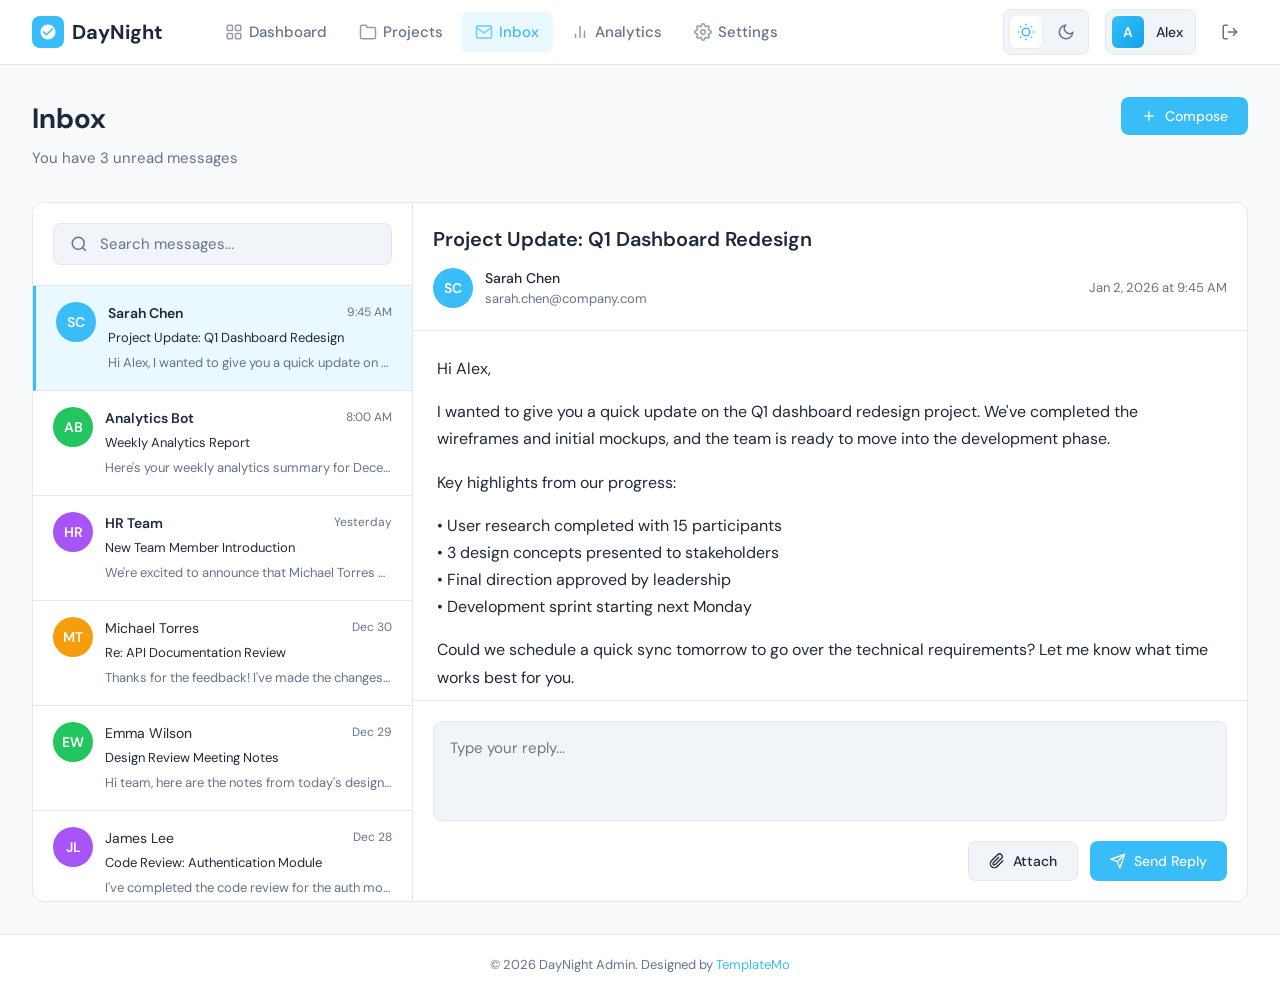
<file: inbox.html>
<!DOCTYPE html>
<html lang="en">
<head>
    <meta charset="UTF-8">
    <meta name="viewport" content="width=device-width, initial-scale=1.0">
    <title>Inbox - DayNight Admin</title>
    <script>if(localStorage.getItem("daynight-theme")==="carbon"){document.documentElement.classList.add("carbon");}</script>
    <link rel="stylesheet" href="templatemo-daynight-style.css">
    <!--

TemplateMo 608 DayNight Admin

https://templatemo.com/tm-608-daynight-admin

-->
</head>
<body>
    <!-- Mobile Menu Overlay -->
    <div class="mobile-menu-overlay"></div>
    
    <!-- Mobile Menu -->
    <div class="mobile-menu">
        <div class="mobile-menu-header">
            <a href="index.html" class="logo"><div class="logo-icon"><svg viewBox="0 0 24 24" fill="currentColor"><path d="M12 2C6.48 2 2 6.48 2 12s4.48 10 10 10 10-4.48 10-10S17.52 2 12 2zm-2 15l-5-5 1.41-1.41L10 14.17l7.59-7.59L19 8l-9 9z"/></svg></div>DayNight</a>
            <button class="mobile-menu-close" onclick="closeMobileMenu()"><svg viewBox="0 0 24 24" fill="none" stroke="currentColor" stroke-width="2"><line x1="18" y1="6" x2="6" y2="18"/><line x1="6" y1="6" x2="18" y2="18"/></svg></button>
        </div>
        <nav class="mobile-menu-nav">
            <a href="index.html"><svg viewBox="0 0 24 24" fill="none" stroke="currentColor" stroke-width="2"><rect x="3" y="3" width="7" height="7" rx="1"/><rect x="14" y="3" width="7" height="7" rx="1"/><rect x="3" y="14" width="7" height="7" rx="1"/><rect x="14" y="14" width="7" height="7" rx="1"/></svg>Dashboard</a>
            <a href="projects.html"><svg viewBox="0 0 24 24" fill="none" stroke="currentColor" stroke-width="2"><path d="M22 19a2 2 0 0 1-2 2H4a2 2 0 0 1-2-2V5a2 2 0 0 1 2-2h5l2 3h9a2 2 0 0 1 2 2z"/></svg>Projects</a>
            <a href="inbox.html" class="active"><svg viewBox="0 0 24 24" fill="none" stroke="currentColor" stroke-width="2"><path d="M4 4h16c1.1 0 2 .9 2 2v12c0 1.1-.9 2-2 2H4c-1.1 0-2-.9-2-2V6c0-1.1.9-2 2-2z"/><polyline points="22,6 12,13 2,6"/></svg>Inbox</a>
            <a href="analytics.html"><svg viewBox="0 0 24 24" fill="none" stroke="currentColor" stroke-width="2"><line x1="18" y1="20" x2="18" y2="10"/><line x1="12" y1="20" x2="12" y2="4"/><line x1="6" y1="20" x2="6" y2="14"/></svg>Analytics</a>
            <a href="settings.html"><svg viewBox="0 0 24 24" fill="none" stroke="currentColor" stroke-width="2"><circle cx="12" cy="12" r="3"/><path d="M19.4 15a1.65 1.65 0 0 0 .33 1.82l.06.06a2 2 0 0 1 0 2.83 2 2 0 0 1-2.83 0l-.06-.06a1.65 1.65 0 0 0-1.82-.33 1.65 1.65 0 0 0-1 1.51V21a2 2 0 0 1-2 2 2 2 0 0 1-2-2v-.09A1.65 1.65 0 0 0 9 19.4a1.65 1.65 0 0 0-1.82.33l-.06.06a2 2 0 0 1-2.83 0 2 2 0 0 1 0-2.83l.06-.06a1.65 1.65 0 0 0 .33-1.82 1.65 1.65 0 0 0-1.51-1H3a2 2 0 0 1-2-2 2 2 0 0 1 2-2h.09A1.65 1.65 0 0 0 4.6 9a1.65 1.65 0 0 0-.33-1.82l-.06-.06a2 2 0 0 1 0-2.83 2 2 0 0 1 2.83 0l.06.06a1.65 1.65 0 0 0 1.82.33H9a1.65 1.65 0 0 0 1-1.51V3a2 2 0 0 1 2-2 2 2 0 0 1 2 2v.09a1.65 1.65 0 0 0 1 1.51 1.65 1.65 0 0 0 1.82-.33l.06-.06a2 2 0 0 1 2.83 0 2 2 0 0 1 0 2.83l-.06.06a1.65 1.65 0 0 0-.33 1.82V9a1.65 1.65 0 0 0 1.51 1H21a2 2 0 0 1 2 2 2 2 0 0 1-2 2h-.09a1.65 1.65 0 0 0-1.51 1z"/></svg>Settings</a>
        </nav>
        <div class="mobile-menu-footer"><a href="login.html" class="mobile-logout-btn"><svg viewBox="0 0 24 24" fill="none" stroke="currentColor" stroke-width="2"><path d="M9 21H5a2 2 0 0 1-2-2V5a2 2 0 0 1 2-2h4"/><polyline points="16 17 21 12 16 7"/><line x1="21" y1="12" x2="9" y2="12"/></svg>Logout</a>
            <div class="theme-toggle">
                <button class="theme-btn theme-btn-snow active" onclick="setTheme('snow')"><svg viewBox="0 0 24 24" fill="none" stroke="currentColor" stroke-width="2"><circle cx="12" cy="12" r="5"/><line x1="12" y1="1" x2="12" y2="3"/><line x1="12" y1="21" x2="12" y2="23"/><line x1="4.22" y1="4.22" x2="5.64" y2="5.64"/><line x1="18.36" y1="18.36" x2="19.78" y2="19.78"/><line x1="1" y1="12" x2="3" y2="12"/><line x1="21" y1="12" x2="23" y2="12"/><line x1="4.22" y1="19.78" x2="5.64" y2="18.36"/><line x1="18.36" y1="5.64" x2="19.78" y2="4.22"/></svg></button>
                <button class="theme-btn theme-btn-carbon" onclick="setTheme('carbon')"><svg viewBox="0 0 24 24" fill="none" stroke="currentColor" stroke-width="2"><path d="M21 12.79A9 9 0 1 1 11.21 3 7 7 0 0 0 21 12.79z"/></svg></button>
            </div>
        </div>
    </div>

    <div class="app-container">
        <!-- Top Navigation -->
        <nav class="top-nav">
            <div class="nav-container">
                <div class="nav-left">
                    <a href="index.html" class="logo"><div class="logo-icon"><svg viewBox="0 0 24 24" fill="currentColor"><path d="M12 2C6.48 2 2 6.48 2 12s4.48 10 10 10 10-4.48 10-10S17.52 2 12 2zm-2 15l-5-5 1.41-1.41L10 14.17l7.59-7.59L19 8l-9 9z"/></svg></div>DayNight</a>
                    <div class="nav-menu">
                        <div class="nav-item"><a href="index.html" class="nav-link"><svg viewBox="0 0 24 24" fill="none" stroke="currentColor" stroke-width="2"><rect x="3" y="3" width="7" height="7" rx="1"/><rect x="14" y="3" width="7" height="7" rx="1"/><rect x="3" y="14" width="7" height="7" rx="1"/><rect x="14" y="14" width="7" height="7" rx="1"/></svg>Dashboard</a></div>
                        <div class="nav-item"><a href="projects.html" class="nav-link"><svg viewBox="0 0 24 24" fill="none" stroke="currentColor" stroke-width="2"><path d="M22 19a2 2 0 0 1-2 2H4a2 2 0 0 1-2-2V5a2 2 0 0 1 2-2h5l2 3h9a2 2 0 0 1 2 2z"/></svg>Projects</a></div>
                        <div class="nav-item"><a href="inbox.html" class="nav-link active"><svg viewBox="0 0 24 24" fill="none" stroke="currentColor" stroke-width="2"><path d="M4 4h16c1.1 0 2 .9 2 2v12c0 1.1-.9 2-2 2H4c-1.1 0-2-.9-2-2V6c0-1.1.9-2 2-2z"/><polyline points="22,6 12,13 2,6"/></svg>Inbox</a></div>
                        <div class="nav-item"><a href="analytics.html" class="nav-link"><svg viewBox="0 0 24 24" fill="none" stroke="currentColor" stroke-width="2"><line x1="18" y1="20" x2="18" y2="10"/><line x1="12" y1="20" x2="12" y2="4"/><line x1="6" y1="20" x2="6" y2="14"/></svg>Analytics</a></div>
                        <div class="nav-item"><a href="settings.html" class="nav-link"><svg viewBox="0 0 24 24" fill="none" stroke="currentColor" stroke-width="2"><circle cx="12" cy="12" r="3"/><path d="M19.4 15a1.65 1.65 0 0 0 .33 1.82l.06.06a2 2 0 0 1 0 2.83 2 2 0 0 1-2.83 0l-.06-.06a1.65 1.65 0 0 0-1.82-.33 1.65 1.65 0 0 0-1 1.51V21a2 2 0 0 1-2 2 2 2 0 0 1-2-2v-.09A1.65 1.65 0 0 0 9 19.4a1.65 1.65 0 0 0-1.82.33l-.06.06a2 2 0 0 1-2.83 0 2 2 0 0 1 0-2.83l.06-.06a1.65 1.65 0 0 0 .33-1.82 1.65 1.65 0 0 0-1.51-1H3a2 2 0 0 1-2-2 2 2 0 0 1 2-2h.09A1.65 1.65 0 0 0 4.6 9a1.65 1.65 0 0 0-.33-1.82l-.06-.06a2 2 0 0 1 0-2.83 2 2 0 0 1 2.83 0l.06.06a1.65 1.65 0 0 0 1.82.33H9a1.65 1.65 0 0 0 1-1.51V3a2 2 0 0 1 2-2 2 2 0 0 1 2 2v.09a1.65 1.65 0 0 0 1 1.51 1.65 1.65 0 0 0 1.82-.33l.06-.06a2 2 0 0 1 2.83 0 2 2 0 0 1 0 2.83l-.06.06a1.65 1.65 0 0 0-.33 1.82V9a1.65 1.65 0 0 0 1.51 1H21a2 2 0 0 1 2 2 2 2 0 0 1-2 2h-.09a1.65 1.65 0 0 0-1.51 1z"/></svg>Settings</a></div>
                    </div>
                </div>
                <div class="nav-right">
                    <div class="theme-toggle">
                        <button class="theme-btn theme-btn-snow active" onclick="setTheme('snow')"><svg viewBox="0 0 24 24" fill="none" stroke="currentColor" stroke-width="2"><circle cx="12" cy="12" r="5"/><line x1="12" y1="1" x2="12" y2="3"/><line x1="12" y1="21" x2="12" y2="23"/><line x1="4.22" y1="4.22" x2="5.64" y2="5.64"/><line x1="18.36" y1="18.36" x2="19.78" y2="19.78"/><line x1="1" y1="12" x2="3" y2="12"/><line x1="21" y1="12" x2="23" y2="12"/><line x1="4.22" y1="19.78" x2="5.64" y2="18.36"/><line x1="18.36" y1="5.64" x2="19.78" y2="4.22"/></svg></button>
                        <button class="theme-btn theme-btn-carbon" onclick="setTheme('carbon')"><svg viewBox="0 0 24 24" fill="none" stroke="currentColor" stroke-width="2"><path d="M21 12.79A9 9 0 1 1 11.21 3 7 7 0 0 0 21 12.79z"/></svg></button>
                    </div>
                    <button class="user-menu"><div class="user-avatar">A</div><span class="user-name">Alex</span></button><a href="login.html" class="btn-logout" title="Logout"><svg viewBox="0 0 24 24" fill="none" stroke="currentColor" stroke-width="2"><path d="M9 21H5a2 2 0 0 1-2-2V5a2 2 0 0 1 2-2h4"/><polyline points="16 17 21 12 16 7"/><line x1="21" y1="12" x2="9" y2="12"/></svg></a>
                    <button class="mobile-menu-btn" onclick="toggleMobileMenu()"><svg viewBox="0 0 24 24" fill="none" stroke="currentColor" stroke-width="2"><line x1="3" y1="12" x2="21" y2="12"/><line x1="3" y1="6" x2="21" y2="6"/><line x1="3" y1="18" x2="21" y2="18"/></svg></button>
                </div>
            </div>
        </nav>

        <!-- Main Content -->
        <main class="main-content">
            <div class="page-header" style="display: flex; justify-content: space-between; align-items: flex-start;">
                <div>
                    <h1 class="greeting">Inbox</h1>
                    <p class="greeting-sub">You have 3 unread messages</p>
                </div>
                <button class="btn btn-primary"><svg viewBox="0 0 24 24" fill="none" stroke="currentColor" stroke-width="2"><line x1="12" y1="5" x2="12" y2="19"/><line x1="5" y1="12" x2="19" y2="12"/></svg>Compose</button>
            </div>

            <!-- Inbox Split Pane -->
            <div class="inbox-container">
                <!-- Message List -->
                <div class="inbox-list">
                    <div class="inbox-header">
                        <div class="inbox-search">
                            <svg viewBox="0 0 24 24" fill="none" stroke="currentColor" stroke-width="2"><circle cx="11" cy="11" r="8"/><line x1="21" y1="21" x2="16.65" y2="16.65"/></svg>
                            <input type="text" placeholder="Search messages...">
                        </div>
                    </div>
                    <div class="message-list">
                        <div class="message-item active unread" onclick="selectMessage(this, 0)">
                            <div class="message-avatar">SC</div>
                            <div class="message-content">
                                <div class="message-header"><span class="message-sender">Sarah Chen</span><span class="message-time">9:45 AM</span></div>
                                <div class="message-subject">Project Update: Q1 Dashboard Redesign</div>
                                <div class="message-preview">Hi Alex, I wanted to give you a quick update on the Q1 dashboard...</div>
                            </div>
                        </div>
                        <div class="message-item unread" onclick="selectMessage(this, 1)">
                            <div class="message-avatar" style="background: var(--success);">AB</div>
                            <div class="message-content">
                                <div class="message-header"><span class="message-sender">Analytics Bot</span><span class="message-time">8:00 AM</span></div>
                                <div class="message-subject">Weekly Analytics Report</div>
                                <div class="message-preview">Here's your weekly analytics summary for December 25-31...</div>
                            </div>
                        </div>
                        <div class="message-item unread" onclick="selectMessage(this, 2)">
                            <div class="message-avatar" style="background: #A855F7;">HR</div>
                            <div class="message-content">
                                <div class="message-header"><span class="message-sender">HR Team</span><span class="message-time">Yesterday</span></div>
                                <div class="message-subject">New Team Member Introduction</div>
                                <div class="message-preview">We're excited to announce that Michael Torres will be joining...</div>
                            </div>
                        </div>
                        <div class="message-item" onclick="selectMessage(this, 0)">
                            <div class="message-avatar" style="background: var(--warning);">MT</div>
                            <div class="message-content">
                                <div class="message-header"><span class="message-sender">Michael Torres</span><span class="message-time">Dec 30</span></div>
                                <div class="message-subject">Re: API Documentation Review</div>
                                <div class="message-preview">Thanks for the feedback! I've made the changes you suggested...</div>
                            </div>
                        </div>
                        <div class="message-item" onclick="selectMessage(this, 0)">
                            <div class="message-avatar" style="background: var(--success);">EW</div>
                            <div class="message-content">
                                <div class="message-header"><span class="message-sender">Emma Wilson</span><span class="message-time">Dec 29</span></div>
                                <div class="message-subject">Design Review Meeting Notes</div>
                                <div class="message-preview">Hi team, here are the notes from today's design review...</div>
                            </div>
                        </div>
                        <div class="message-item" onclick="selectMessage(this, 0)">
                            <div class="message-avatar" style="background: #A855F7;">JL</div>
                            <div class="message-content">
                                <div class="message-header"><span class="message-sender">James Lee</span><span class="message-time">Dec 28</span></div>
                                <div class="message-subject">Code Review: Authentication Module</div>
                                <div class="message-preview">I've completed the code review for the auth module. Overall looks...</div>
                            </div>
                        </div>
                    </div>
                </div>

                <!-- Message View -->
                <div class="message-view">
                    <div class="message-view-header">
                        <h2 class="message-view-subject">Project Update: Q1 Dashboard Redesign</h2>
                        <div class="message-view-meta">
                            <div class="message-view-sender">
                                <div class="message-avatar">SC</div>
                                <div><div class="message-view-sender-name">Sarah Chen</div><div class="message-view-sender-email">sarah.chen@company.com</div></div>
                            </div>
                            <div class="message-view-date">Jan 2, 2026 at 9:45 AM</div>
                        </div>
                    </div>
                    <div class="message-view-body">
                        <p>Hi Alex,</p>
                        <p>I wanted to give you a quick update on the Q1 dashboard redesign project. We've completed the wireframes and initial mockups, and the team is ready to move into the development phase.</p>
                        <p>Key highlights from our progress:</p>
                        <p>• User research completed with 15 participants<br>• 3 design concepts presented to stakeholders<br>• Final direction approved by leadership<br>• Development sprint starting next Monday</p>
                        <p>Could we schedule a quick sync tomorrow to go over the technical requirements? Let me know what time works best for you.</p>
                        <p>Best regards,<br>Sarah</p>
                    </div>
                    <div class="message-view-reply">
                        <textarea class="reply-input" placeholder="Type your reply..."></textarea>
                        <div class="reply-actions">
                            <button class="btn btn-secondary"><svg viewBox="0 0 24 24" fill="none" stroke="currentColor" stroke-width="2" style="width: 16px; height: 16px;"><path d="M21.44 11.05l-9.19 9.19a6 6 0 0 1-8.49-8.49l9.19-9.19a4 4 0 0 1 5.66 5.66l-9.2 9.19a2 2 0 0 1-2.83-2.83l8.49-8.48"/></svg>Attach</button>
                            <button class="btn btn-primary"><svg viewBox="0 0 24 24" fill="none" stroke="currentColor" stroke-width="2" style="width: 16px; height: 16px;"><line x1="22" y1="2" x2="11" y2="13"/><polygon points="22 2 15 22 11 13 2 9 22 2"/></svg>Send Reply</button>
                        </div>
                    </div>
                </div>
            </div>
        </main>

        <footer class="footer"><p>&copy; 2026 DayNight Admin. Designed by <a href="https://www.templatemo.com" target="_blank" rel="nofollow">TemplateMo</a></p></footer>
    </div>
    <script src="templatemo-daynight-script.js"></script>
</body>
</html>
</file>
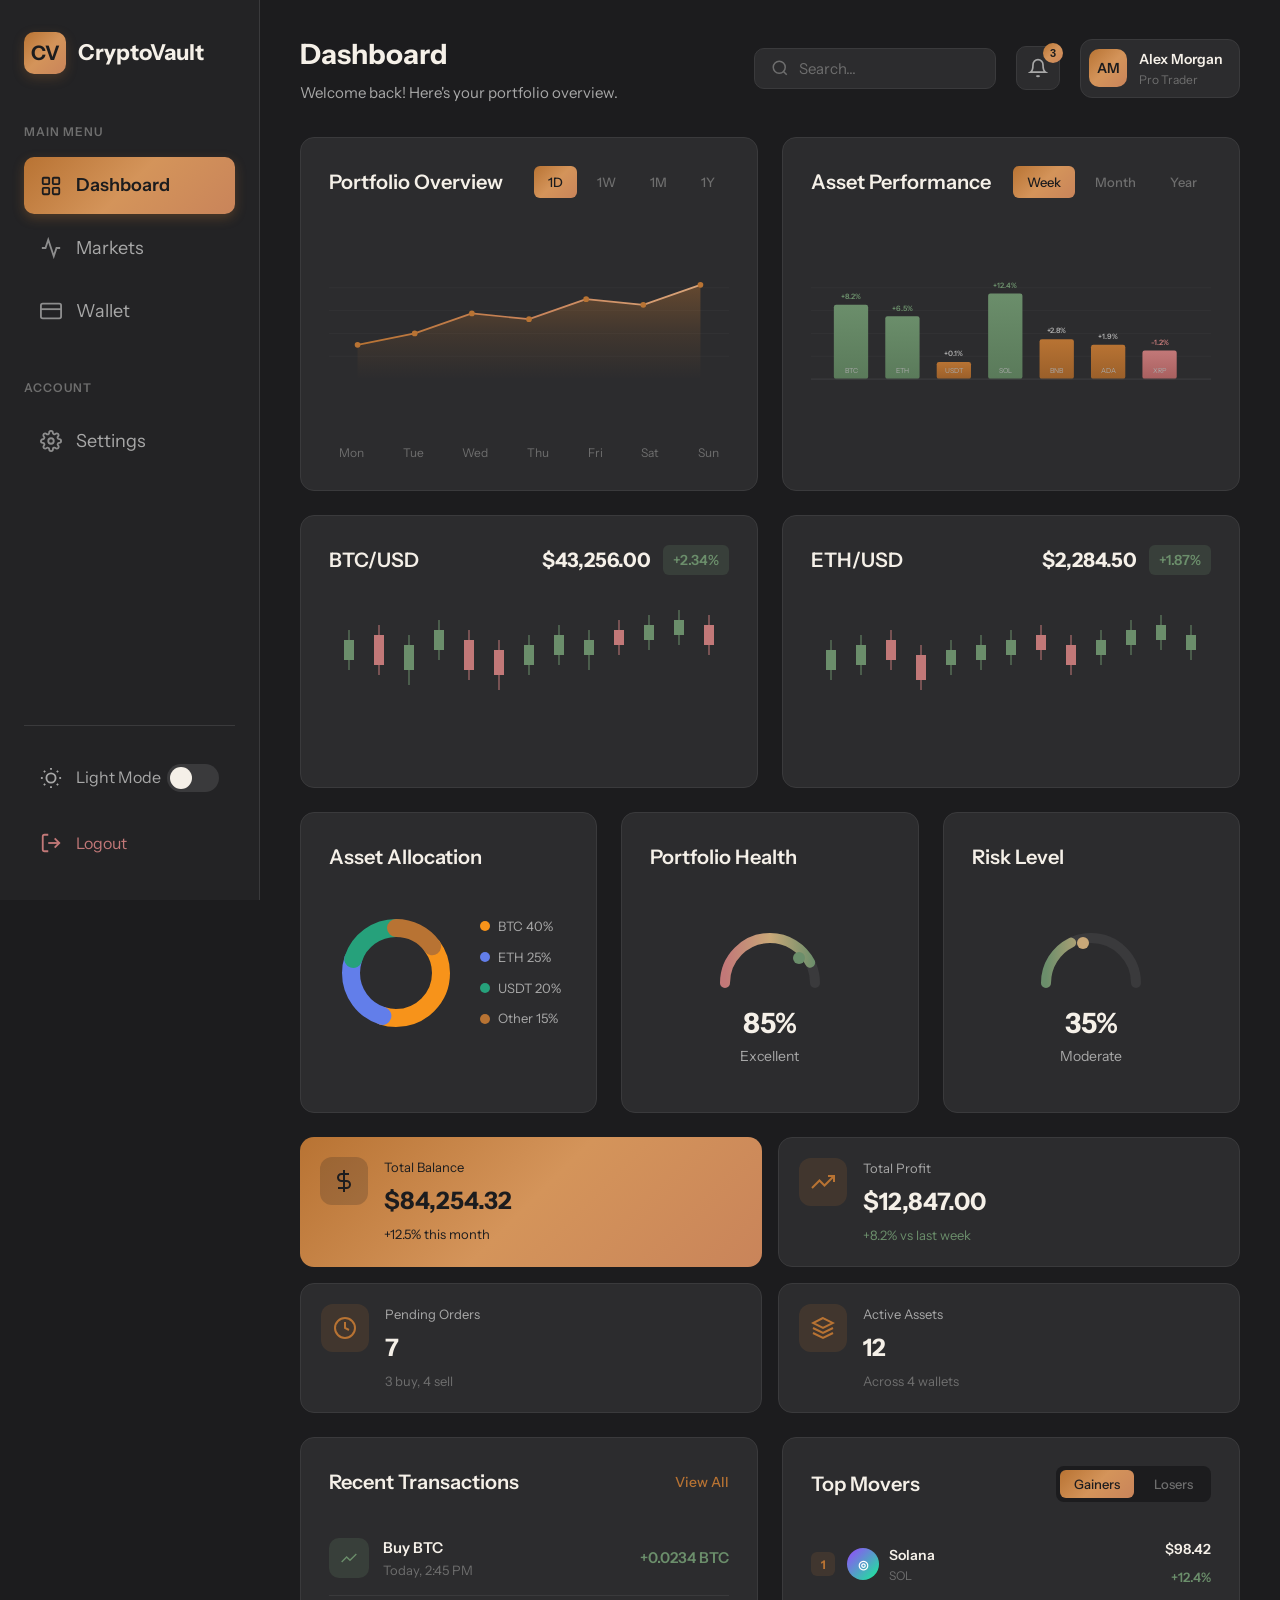
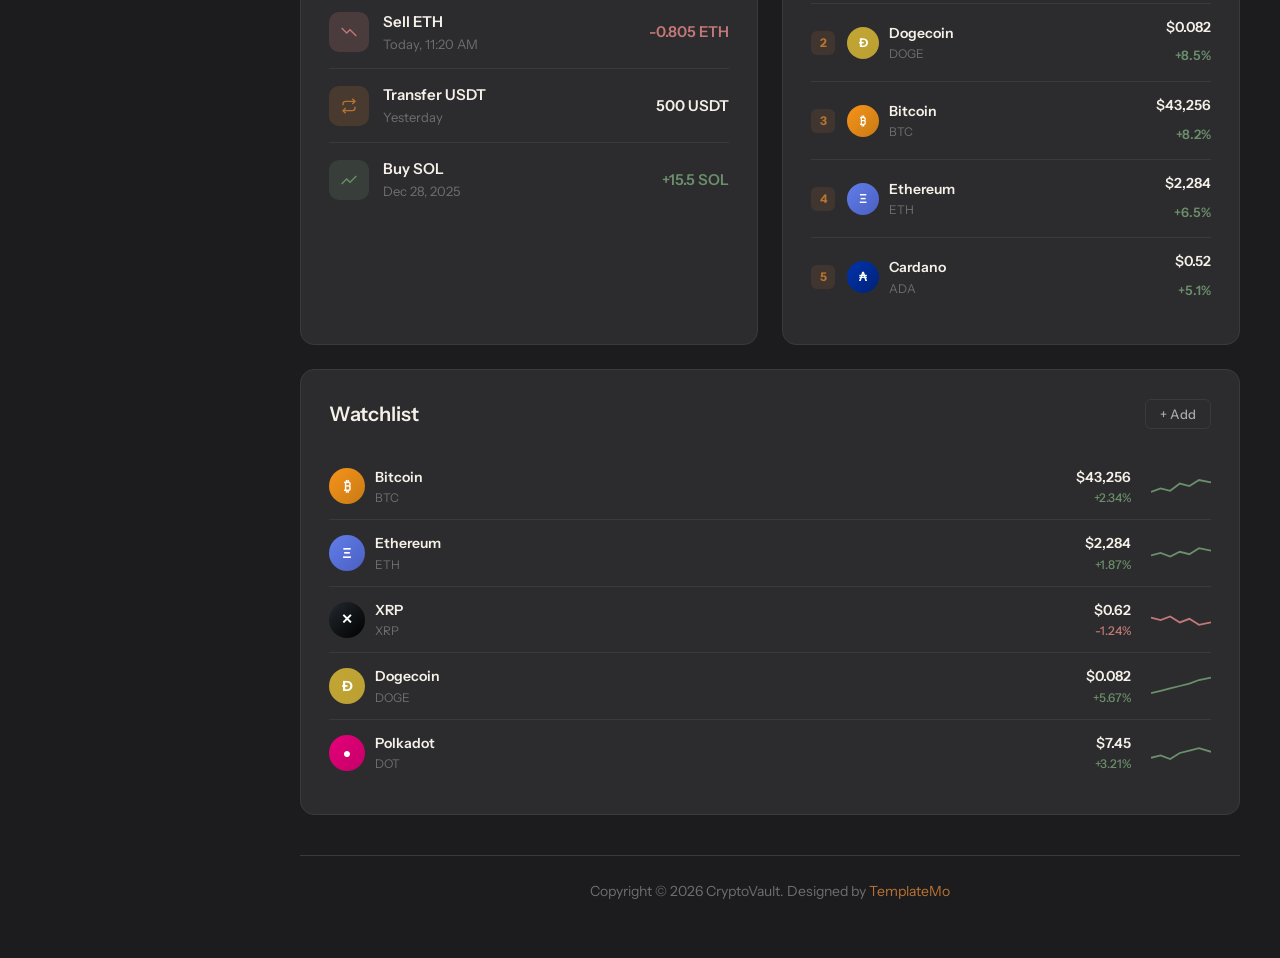
<file: index copy 2.html>
<!DOCTYPE html>
<html lang="en" data-theme="dark">
<head>
    <meta charset="UTF-8">
    <meta name="viewport" content="width=device-width, initial-scale=1.0">
    <title>Dashboard - CryptoVault</title>
    <script>
        // Load theme immediately to prevent flash
        (function() {
            const savedTheme = localStorage.getItem('theme') || 'dark';
            document.documentElement.setAttribute('data-theme', savedTheme);
        })();
    </script>
    <link rel="preconnect" href="https://fonts.googleapis.com">
    <link rel="preconnect" href="https://fonts.gstatic.com" crossorigin>
    <link href="https://fonts.googleapis.com/css2?family=Instrument+Sans:wght@400;500;600;700&display=swap" rel="stylesheet">
    <link rel="stylesheet" href="css/templatemo-crypto-style.css">
    <link rel="stylesheet" href="css/templatemo-crypto-dashboard.css">
    <!--

TemplateMo 609 Crypto Vault

https://templatemo.com/tm-609-crypto-vault

-->
</head>
<body>
    <!-- Mobile Menu Toggle -->
    <button class="mobile-menu-toggle" id="mobileMenuToggle" aria-label="Toggle menu">
        <div class="hamburger">
            <span></span>
            <span></span>
            <span></span>
        </div>
    </button>

    <!-- Sidebar Overlay -->
    <div class="sidebar-overlay" id="sidebarOverlay"></div>

    <div class="dashboard">
        <!-- Sidebar -->
        <aside class="sidebar" id="sidebar">
            <div class="logo">
                <div class="logo-icon">CV</div>
                <span class="logo-text">CryptoVault</span>
            </div>

            <nav class="nav-section">
                <div class="nav-label">Main Menu</div>
                <a href="index.html" class="nav-item active">
                    <svg class="nav-icon" viewBox="0 0 24 24" fill="none" stroke="currentColor" stroke-width="2">
                        <rect x="3" y="3" width="7" height="7" rx="1"/>
                        <rect x="14" y="3" width="7" height="7" rx="1"/>
                        <rect x="3" y="14" width="7" height="7" rx="1"/>
                        <rect x="14" y="14" width="7" height="7" rx="1"/>
                    </svg>
                    Dashboard
                </a>
                <a href="markets.html" class="nav-item">
                    <svg class="nav-icon" viewBox="0 0 24 24" fill="none" stroke="currentColor" stroke-width="2">
                        <polyline points="22 12 18 12 15 21 9 3 6 12 2 12"/>
                    </svg>
                    Markets
                </a>
                <a href="wallet.html" class="nav-item">
                    <svg class="nav-icon" viewBox="0 0 24 24" fill="none" stroke="currentColor" stroke-width="2">
                        <rect x="1" y="4" width="22" height="16" rx="2" ry="2"/>
                        <line x1="1" y1="10" x2="23" y2="10"/>
                    </svg>
                    Wallet
                </a>
            </nav>

            <nav class="nav-section">
                <div class="nav-label">Account</div>
                <a href="settings.html" class="nav-item">
                    <svg class="nav-icon" viewBox="0 0 24 24" fill="none" stroke="currentColor" stroke-width="2">
                        <circle cx="12" cy="12" r="3"/>
                        <path d="M19.4 15a1.65 1.65 0 00.33 1.82l.06.06a2 2 0 010 2.83 2 2 0 01-2.83 0l-.06-.06a1.65 1.65 0 00-1.82-.33 1.65 1.65 0 00-1 1.51V21a2 2 0 01-2 2 2 2 0 01-2-2v-.09A1.65 1.65 0 009 19.4a1.65 1.65 0 00-1.82.33l-.06.06a2 2 0 01-2.83 0 2 2 0 010-2.83l.06-.06a1.65 1.65 0 00.33-1.82 1.65 1.65 0 00-1.51-1H3a2 2 0 01-2-2 2 2 0 012-2h.09A1.65 1.65 0 004.6 9a1.65 1.65 0 00-.33-1.82l-.06-.06a2 2 0 010-2.83 2 2 0 012.83 0l.06.06a1.65 1.65 0 001.82.33H9a1.65 1.65 0 001-1.51V3a2 2 0 012-2 2 2 0 012 2v.09a1.65 1.65 0 001 1.51 1.65 1.65 0 001.82-.33l.06-.06a2 2 0 012.83 0 2 2 0 010 2.83l-.06.06a1.65 1.65 0 00-.33 1.82V9a1.65 1.65 0 001.51 1H21a2 2 0 012 2 2 2 0 01-2 2h-.09a1.65 1.65 0 00-1.51 1z"/>
                    </svg>
                    Settings
                </a>
            </nav>

            <div class="sidebar-footer">
                <div class="theme-toggle">
                    <div class="theme-toggle-label">
                        <svg width="22" height="22" viewBox="0 0 24 24" fill="none" stroke="currentColor" stroke-width="2">
                            <circle cx="12" cy="12" r="5"/>
                            <line x1="12" y1="1" x2="12" y2="3"/>
                            <line x1="12" y1="21" x2="12" y2="23"/>
                            <line x1="4.22" y1="4.22" x2="5.64" y2="5.64"/>
                            <line x1="18.36" y1="18.36" x2="19.78" y2="19.78"/>
                            <line x1="1" y1="12" x2="3" y2="12"/>
                            <line x1="21" y1="12" x2="23" y2="12"/>
                            <line x1="4.22" y1="19.78" x2="5.64" y2="18.36"/>
                            <line x1="18.36" y1="5.64" x2="19.78" y2="4.22"/>
                        </svg>
                        Light Mode
                    </div>
                    <div class="theme-switch" id="themeSwitch"></div>
                </div>
                <button class="logout-btn" onclick="window.location.href='login.html'">
                    <svg viewBox="0 0 24 24" fill="none" stroke="currentColor" stroke-width="2">
                        <path d="M9 21H5a2 2 0 01-2-2V5a2 2 0 012-2h4"/>
                        <polyline points="16 17 21 12 16 7"/>
                        <line x1="21" y1="12" x2="9" y2="12"/>
                    </svg>
                    Logout
                </button>
            </div>
        </aside>

        <!-- Main Content -->
        <main class="main-content">
            <!-- Header -->
            <div class="header">
                <div class="header-left">
                    <h1>Dashboard</h1>
                    <p class="header-subtitle">Welcome back! Here's your portfolio overview.</p>
                </div>
                <div class="header-right">
                    <div class="header-search">
                        <svg width="18" height="18" viewBox="0 0 24 24" fill="none" stroke="currentColor" stroke-width="2">
                            <circle cx="11" cy="11" r="8"/>
                            <line x1="21" y1="21" x2="16.65" y2="16.65"/>
                        </svg>
                        <input type="text" placeholder="Search...">
                    </div>
                    <button class="notification-btn">
                        <svg width="20" height="20" viewBox="0 0 24 24" fill="none" stroke="currentColor" stroke-width="2">
                            <path d="M18 8A6 6 0 006 8c0 7-3 9-3 9h18s-3-2-3-9"/>
                            <path d="M13.73 21a2 2 0 01-3.46 0"/>
                        </svg>
                        <span class="notification-badge">3</span>
                    </button>
                    <div class="user-menu">
                        <div class="user-avatar">AM</div>
                        <div class="user-info">
                            <span class="user-name">Alex Morgan</span>
                            <span class="user-role">Pro Trader</span>
                        </div>
                    </div>
                </div>
            </div>

            <!-- Content Wrapper -->
            <div class="content-wrapper">
                <!-- Left Column -->
                <div class="content-left">
                    <!-- Charts Grid -->
                    <div class="charts-grid">
                        <!-- Portfolio Overview -->
                        <div class="card chart-card">
                            <div class="card-header">
                                <h2 class="card-title">Portfolio Overview</h2>
                                <div class="chart-tabs">
                                    <button class="chart-tab active">1D</button>
                                    <button class="chart-tab">1W</button>
                                    <button class="chart-tab">1M</button>
                                    <button class="chart-tab">1Y</button>
                                </div>
                            </div>
                            <div class="chart-container">
                                <svg class="line-chart" viewBox="0 0 700 200" preserveAspectRatio="xMidYMid meet">
                                    <defs>
                                        <linearGradient id="lineGradient" x1="0%" y1="0%" x2="100%" y2="0%">
                                            <stop offset="0%" style="stop-color:#b87333"/>
                                            <stop offset="50%" style="stop-color:#c9845a"/>
                                            <stop offset="100%" style="stop-color:#daa57a"/>
                                        </linearGradient>
                                        <linearGradient id="areaGradient" x1="0%" y1="0%" x2="0%" y2="100%">
                                            <stop offset="0%" style="stop-color:#b87333;stop-opacity:0.4"/>
                                            <stop offset="50%" style="stop-color:#b87333;stop-opacity:0.15"/>
                                            <stop offset="100%" style="stop-color:#b87333;stop-opacity:0"/>
                                        </linearGradient>
                                    </defs>
                                    <!-- Grid Lines -->
                                    <line x1="0" y1="40" x2="700" y2="40" stroke="var(--chart-grid)" stroke-width="1"/>
                                    <line x1="0" y1="80" x2="700" y2="80" stroke="var(--chart-grid)" stroke-width="1"/>
                                    <line x1="0" y1="120" x2="700" y2="120" stroke="var(--chart-grid)" stroke-width="1"/>
                                    <line x1="0" y1="160" x2="700" y2="160" stroke="var(--chart-grid)" stroke-width="1"/>
                                    
                                    <!-- Area Fill -->
                                    <polygon points="50,140 150,120 250,85 350,95 450,60 550,70 650,35 650,200 50,200" fill="url(#areaGradient)"/>
                                    
                                    <!-- Line -->
                                    <polyline points="50,140 150,120 250,85 350,95 450,60 550,70 650,35" fill="none" stroke="url(#lineGradient)" stroke-width="3" stroke-linecap="round" stroke-linejoin="round"/>
                                    
                                    <!-- Dots -->
                                    <circle cx="50" cy="140" r="5" fill="#b87333"/>
                                    <circle cx="150" cy="120" r="5" fill="#b87333"/>
                                    <circle cx="250" cy="85" r="5" fill="#b87333"/>
                                    <circle cx="350" cy="95" r="5" fill="#b87333"/>
                                    <circle cx="450" cy="60" r="5" fill="#b87333"/>
                                    <circle cx="550" cy="70" r="5" fill="#b87333"/>
                                    <circle cx="650" cy="35" r="5" fill="#b87333"/>
                                </svg>
                                <div class="chart-labels">
                                    <span>Mon</span>
                                    <span>Tue</span>
                                    <span>Wed</span>
                                    <span>Thu</span>
                                    <span>Fri</span>
                                    <span>Sat</span>
                                    <span>Sun</span>
                                </div>
                            </div>
                        </div>

                        <!-- Asset Performance -->
                        <div class="card chart-card">
                            <div class="card-header">
                                <h2 class="card-title">Asset Performance</h2>
                                <div class="chart-tabs">
                                    <button class="chart-tab active">Week</button>
                                    <button class="chart-tab">Month</button>
                                    <button class="chart-tab">Year</button>
                                </div>
                            </div>
                            <div class="chart-container">
                                <svg class="bar-chart" viewBox="0 0 700 200" preserveAspectRatio="xMidYMid meet">
                                    <defs>
                                        <linearGradient id="barGradient1" x1="0%" y1="0%" x2="0%" y2="100%">
                                            <stop offset="0%" style="stop-color:#6b8e6b"/>
                                            <stop offset="100%" style="stop-color:#5a7a5a"/>
                                        </linearGradient>
                                        <linearGradient id="barGradient2" x1="0%" y1="0%" x2="0%" y2="100%">
                                            <stop offset="0%" style="stop-color:#b87333"/>
                                            <stop offset="100%" style="stop-color:#9a5f2a"/>
                                        </linearGradient>
                                        <linearGradient id="barGradient3" x1="0%" y1="0%" x2="0%" y2="100%">
                                            <stop offset="0%" style="stop-color:#c27878"/>
                                            <stop offset="100%" style="stop-color:#a85f5f"/>
                                        </linearGradient>
                                    </defs>
                                    <!-- Grid Lines -->
                                    <line x1="0" y1="40" x2="700" y2="40" stroke="var(--chart-grid)" stroke-width="1"/>
                                    <line x1="0" y1="80" x2="700" y2="80" stroke="var(--chart-grid)" stroke-width="1"/>
                                    <line x1="0" y1="120" x2="700" y2="120" stroke="var(--chart-grid)" stroke-width="1"/>
                                    <line x1="0" y1="160" x2="700" y2="160" stroke="var(--chart-grid)" stroke-width="1"/>
                                    
                                    <!-- Bars - BTC -->
                                    <rect x="40" y="70" width="60" height="130" rx="4" fill="url(#barGradient1)"/>
                                    <text x="70" y="190" text-anchor="middle" fill="var(--text-secondary)" font-size="12">BTC</text>
                                    <text x="70" y="60" text-anchor="middle" fill="var(--gain)" font-size="13" font-weight="600">+8.2%</text>
                                    
                                    <!-- Bars - ETH -->
                                    <rect x="130" y="90" width="60" height="110" rx="4" fill="url(#barGradient1)"/>
                                    <text x="160" y="190" text-anchor="middle" fill="var(--text-secondary)" font-size="12">ETH</text>
                                    <text x="160" y="80" text-anchor="middle" fill="var(--gain)" font-size="13" font-weight="600">+6.5%</text>
                                    
                                    <!-- Bars - USDT -->
                                    <rect x="220" y="170" width="60" height="30" rx="4" fill="url(#barGradient2)"/>
                                    <text x="250" y="190" text-anchor="middle" fill="var(--text-secondary)" font-size="12">USDT</text>
                                    <text x="250" y="160" text-anchor="middle" fill="var(--text-secondary)" font-size="13" font-weight="600">+0.1%</text>
                                    
                                    <!-- Bars - SOL -->
                                    <rect x="310" y="50" width="60" height="150" rx="4" fill="url(#barGradient1)"/>
                                    <text x="340" y="190" text-anchor="middle" fill="var(--text-secondary)" font-size="12">SOL</text>
                                    <text x="340" y="40" text-anchor="middle" fill="var(--gain)" font-size="13" font-weight="600">+12.4%</text>
                                    
                                    <!-- Bars - BNB -->
                                    <rect x="400" y="130" width="60" height="70" rx="4" fill="url(#barGradient2)"/>
                                    <text x="430" y="190" text-anchor="middle" fill="var(--text-secondary)" font-size="12">BNB</text>
                                    <text x="430" y="120" text-anchor="middle" fill="var(--text-secondary)" font-size="13" font-weight="600">+2.8%</text>
                                    
                                    <!-- Bars - ADA -->
                                    <rect x="490" y="140" width="60" height="60" rx="4" fill="url(#barGradient2)"/>
                                    <text x="520" y="190" text-anchor="middle" fill="var(--text-secondary)" font-size="12">ADA</text>
                                    <text x="520" y="130" text-anchor="middle" fill="var(--text-secondary)" font-size="13" font-weight="600">+1.9%</text>
                                    
                                    <!-- Bars - XRP -->
                                    <rect x="580" y="150" width="60" height="50" rx="4" fill="url(#barGradient3)"/>
                                    <text x="610" y="190" text-anchor="middle" fill="var(--text-secondary)" font-size="12">XRP</text>
                                    <text x="610" y="140" text-anchor="middle" fill="var(--loss)" font-size="13" font-weight="600">-1.2%</text>
                                    
                                    <!-- Baseline -->
                                    <line x1="0" y1="200" x2="700" y2="200" stroke="var(--border)" stroke-width="2"/>
                                </svg>
                            </div>
                        </div>

                        <!-- BTC/USD Trading -->
                        <div class="card chart-card">
                            <div class="card-header">
                                <h2 class="card-title">BTC/USD</h2>
                                <div class="trading-pair">
                                    <span class="pair-price">$43,256.00</span>
                                    <span class="pair-change positive">+2.34%</span>
                                </div>
                            </div>
                            <div class="candlestick-chart">
                                <svg viewBox="0 0 400 150" preserveAspectRatio="none">
                                    <line x1="20" y1="30" x2="20" y2="70" stroke="#6b8e6b" stroke-width="1"/>
                                    <rect x="15" y="40" width="10" height="20" fill="#6b8e6b"/>
                                    <line x1="50" y1="25" x2="50" y2="75" stroke="#c27878" stroke-width="1"/>
                                    <rect x="45" y="35" width="10" height="30" fill="#c27878"/>
                                    <line x1="80" y1="35" x2="80" y2="85" stroke="#6b8e6b" stroke-width="1"/>
                                    <rect x="75" y="45" width="10" height="25" fill="#6b8e6b"/>
                                    <line x1="110" y1="20" x2="110" y2="60" stroke="#6b8e6b" stroke-width="1"/>
                                    <rect x="105" y="30" width="10" height="20" fill="#6b8e6b"/>
                                    <line x1="140" y1="30" x2="140" y2="80" stroke="#c27878" stroke-width="1"/>
                                    <rect x="135" y="40" width="10" height="30" fill="#c27878"/>
                                    <line x1="170" y1="40" x2="170" y2="90" stroke="#c27878" stroke-width="1"/>
                                    <rect x="165" y="50" width="10" height="25" fill="#c27878"/>
                                    <line x1="200" y1="35" x2="200" y2="75" stroke="#6b8e6b" stroke-width="1"/>
                                    <rect x="195" y="45" width="10" height="20" fill="#6b8e6b"/>
                                    <line x1="230" y1="25" x2="230" y2="65" stroke="#6b8e6b" stroke-width="1"/>
                                    <rect x="225" y="35" width="10" height="20" fill="#6b8e6b"/>
                                    <line x1="260" y1="30" x2="260" y2="70" stroke="#6b8e6b" stroke-width="1"/>
                                    <rect x="255" y="40" width="10" height="15" fill="#6b8e6b"/>
                                    <line x1="290" y1="20" x2="290" y2="55" stroke="#c27878" stroke-width="1"/>
                                    <rect x="285" y="30" width="10" height="15" fill="#c27878"/>
                                    <line x1="320" y1="15" x2="320" y2="50" stroke="#6b8e6b" stroke-width="1"/>
                                    <rect x="315" y="25" width="10" height="15" fill="#6b8e6b"/>
                                    <line x1="350" y1="10" x2="350" y2="45" stroke="#6b8e6b" stroke-width="1"/>
                                    <rect x="345" y="20" width="10" height="15" fill="#6b8e6b"/>
                                    <line x1="380" y1="15" x2="380" y2="55" stroke="#c27878" stroke-width="1"/>
                                    <rect x="375" y="25" width="10" height="20" fill="#c27878"/>
                                </svg>
                            </div>
                        </div>

                        <!-- ETH/USD Trading -->
                        <div class="card chart-card">
                            <div class="card-header">
                                <h2 class="card-title">ETH/USD</h2>
                                <div class="trading-pair">
                                    <span class="pair-price">$2,284.50</span>
                                    <span class="pair-change positive">+1.87%</span>
                                </div>
                            </div>
                            <div class="candlestick-chart">
                                <svg viewBox="0 0 400 150" preserveAspectRatio="none">
                                    <line x1="20" y1="40" x2="20" y2="80" stroke="#6b8e6b" stroke-width="1"/>
                                    <rect x="15" y="50" width="10" height="20" fill="#6b8e6b"/>
                                    <line x1="50" y1="35" x2="50" y2="75" stroke="#6b8e6b" stroke-width="1"/>
                                    <rect x="45" y="45" width="10" height="20" fill="#6b8e6b"/>
                                    <line x1="80" y1="30" x2="80" y2="70" stroke="#c27878" stroke-width="1"/>
                                    <rect x="75" y="40" width="10" height="20" fill="#c27878"/>
                                    <line x1="110" y1="45" x2="110" y2="90" stroke="#c27878" stroke-width="1"/>
                                    <rect x="105" y="55" width="10" height="25" fill="#c27878"/>
                                    <line x1="140" y1="40" x2="140" y2="75" stroke="#6b8e6b" stroke-width="1"/>
                                    <rect x="135" y="50" width="10" height="15" fill="#6b8e6b"/>
                                    <line x1="170" y1="35" x2="170" y2="70" stroke="#6b8e6b" stroke-width="1"/>
                                    <rect x="165" y="45" width="10" height="15" fill="#6b8e6b"/>
                                    <line x1="200" y1="30" x2="200" y2="65" stroke="#6b8e6b" stroke-width="1"/>
                                    <rect x="195" y="40" width="10" height="15" fill="#6b8e6b"/>
                                    <line x1="230" y1="25" x2="230" y2="60" stroke="#c27878" stroke-width="1"/>
                                    <rect x="225" y="35" width="10" height="15" fill="#c27878"/>
                                    <line x1="260" y1="35" x2="260" y2="75" stroke="#c27878" stroke-width="1"/>
                                    <rect x="255" y="45" width="10" height="20" fill="#c27878"/>
                                    <line x1="290" y1="30" x2="290" y2="65" stroke="#6b8e6b" stroke-width="1"/>
                                    <rect x="285" y="40" width="10" height="15" fill="#6b8e6b"/>
                                    <line x1="320" y1="20" x2="320" y2="55" stroke="#6b8e6b" stroke-width="1"/>
                                    <rect x="315" y="30" width="10" height="15" fill="#6b8e6b"/>
                                    <line x1="350" y1="15" x2="350" y2="50" stroke="#6b8e6b" stroke-width="1"/>
                                    <rect x="345" y="25" width="10" height="15" fill="#6b8e6b"/>
                                    <line x1="380" y1="25" x2="380" y2="60" stroke="#6b8e6b" stroke-width="1"/>
                                    <rect x="375" y="35" width="10" height="15" fill="#6b8e6b"/>
                                </svg>
                            </div>
                        </div>
                    </div>

                    <!-- Bottom Row -->
                    <div class="bottom-row">
                        <!-- Asset Allocation -->
                        <div class="card">
                            <div class="card-header">
                                <h2 class="card-title">Asset Allocation</h2>
                            </div>
                            <div class="donut-chart-container">
                                <svg class="donut-chart" viewBox="0 0 120 120">
                                    <circle cx="60" cy="60" r="45" fill="none" stroke="#f7931a" stroke-width="18" stroke-dasharray="113 170" stroke-dashoffset="-42" stroke-linecap="round"/>
                                    <circle cx="60" cy="60" r="45" fill="none" stroke="#627eea" stroke-width="18" stroke-dasharray="71 212" stroke-dashoffset="-155" stroke-linecap="round"/>
                                    <circle cx="60" cy="60" r="45" fill="none" stroke="#26a17b" stroke-width="18" stroke-dasharray="57 226" stroke-dashoffset="-226" stroke-linecap="round"/>
                                    <circle cx="60" cy="60" r="45" fill="none" stroke="#b87333" stroke-width="18" stroke-dasharray="42 241" stroke-dashoffset="-283" stroke-linecap="round"/>
                                </svg>
                                <div class="donut-legend">
                                    <div class="legend-item"><span class="legend-dot btc"></span>BTC 40%</div>
                                    <div class="legend-item"><span class="legend-dot eth"></span>ETH 25%</div>
                                    <div class="legend-item"><span class="legend-dot usdt"></span>USDT 20%</div>
                                    <div class="legend-item"><span class="legend-dot other"></span>Other 15%</div>
                                </div>
                            </div>
                        </div>

                        <!-- Portfolio Health -->
                        <div class="card">
                            <div class="card-header">
                                <h2 class="card-title">Portfolio Health</h2>
                            </div>
                            <div class="gauge-container">
                                <svg class="gauge" viewBox="0 0 120 80">
                                    <defs>
                                        <linearGradient id="gaugeGradient1" x1="0%" y1="0%" x2="100%" y2="0%">
                                            <stop offset="0%" style="stop-color:#c27878"/>
                                            <stop offset="50%" style="stop-color:#c9a878"/>
                                            <stop offset="100%" style="stop-color:#6b8e6b"/>
                                        </linearGradient>
                                    </defs>
                                    <path d="M15,70 A45,45 0 0,1 105,70" fill="none" stroke="var(--border)" stroke-width="10" stroke-linecap="round"/>
                                    <path d="M15,70 A45,45 0 0,1 105,70" fill="none" stroke="url(#gaugeGradient1)" stroke-width="10" stroke-linecap="round" stroke-dasharray="120 141"/>
                                    <circle cx="89" cy="45" r="6" fill="#6b8e6b"/>
                                </svg>
                                <div class="gauge-value">85%</div>
                                <div class="gauge-label">Excellent</div>
                            </div>
                        </div>

                        <!-- Risk Level -->
                        <div class="card">
                            <div class="card-header">
                                <h2 class="card-title">Risk Level</h2>
                            </div>
                            <div class="gauge-container">
                                <svg class="gauge" viewBox="0 0 120 80">
                                    <defs>
                                        <linearGradient id="gaugeGradient2" x1="0%" y1="0%" x2="100%" y2="0%">
                                            <stop offset="0%" style="stop-color:#6b8e6b"/>
                                            <stop offset="50%" style="stop-color:#c9a878"/>
                                            <stop offset="100%" style="stop-color:#c27878"/>
                                        </linearGradient>
                                    </defs>
                                    <path d="M15,70 A45,45 0 0,1 105,70" fill="none" stroke="var(--border)" stroke-width="10" stroke-linecap="round"/>
                                    <path d="M15,70 A45,45 0 0,1 105,70" fill="none" stroke="url(#gaugeGradient2)" stroke-width="10" stroke-linecap="round" stroke-dasharray="50 141"/>
                                    <circle cx="52" cy="30" r="6" fill="#c9a878"/>
                                </svg>
                                <div class="gauge-value">35%</div>
                                <div class="gauge-label">Moderate</div>
                            </div>
                        </div>
                    </div>
                </div>

                <!-- Right Column - Stats -->
                <div class="content-right">
                    <div class="stat-card primary">
                        <div class="stat-icon">
                            <svg width="24" height="24" viewBox="0 0 24 24" fill="none" stroke="currentColor" stroke-width="2">
                                <line x1="12" y1="1" x2="12" y2="23"/>
                                <path d="M17 5H9.5a3.5 3.5 0 000 7h5a3.5 3.5 0 010 7H6"/>
                            </svg>
                        </div>
                        <div class="stat-content">
                            <div class="stat-label">Total Balance</div>
                            <div class="stat-value">$84,254.32</div>
                            <div class="stat-change positive">+12.5% this month</div>
                        </div>
                    </div>
                    <div class="stat-card">
                        <div class="stat-icon">
                            <svg width="24" height="24" viewBox="0 0 24 24" fill="none" stroke="currentColor" stroke-width="2">
                                <polyline points="23 6 13.5 15.5 8.5 10.5 1 18"/>
                                <polyline points="17 6 23 6 23 12"/>
                            </svg>
                        </div>
                        <div class="stat-content">
                            <div class="stat-label">Total Profit</div>
                            <div class="stat-value">$12,847.00</div>
                            <div class="stat-change positive">+8.2% vs last week</div>
                        </div>
                    </div>
                    <div class="stat-card">
                        <div class="stat-icon">
                            <svg width="24" height="24" viewBox="0 0 24 24" fill="none" stroke="currentColor" stroke-width="2">
                                <circle cx="12" cy="12" r="10"/>
                                <polyline points="12 6 12 12 16 14"/>
                            </svg>
                        </div>
                        <div class="stat-content">
                            <div class="stat-label">Pending Orders</div>
                            <div class="stat-value">7</div>
                            <div class="stat-change">3 buy, 4 sell</div>
                        </div>
                    </div>
                    <div class="stat-card">
                        <div class="stat-icon">
                            <svg width="24" height="24" viewBox="0 0 24 24" fill="none" stroke="currentColor" stroke-width="2">
                                <path d="M12 2L2 7l10 5 10-5-10-5z"/>
                                <path d="M2 17l10 5 10-5"/>
                                <path d="M2 12l10 5 10-5"/>
                            </svg>
                        </div>
                        <div class="stat-content">
                            <div class="stat-label">Active Assets</div>
                            <div class="stat-value">12</div>
                            <div class="stat-change">Across 4 wallets</div>
                        </div>
                    </div>
                </div>
            </div>

            <!-- Transactions Row -->
            <div class="transactions-row">
                <!-- Recent Transactions -->
                <div class="card transactions-card">
                    <div class="card-header">
                        <h2 class="card-title">Recent Transactions</h2>
                        <a href="#" class="view-all">View All</a>
                    </div>
                    <div class="transactions-list">
                        <div class="transaction-item">
                            <div class="transaction-icon buy">
                                <svg width="16" height="16" viewBox="0 0 24 24" fill="none" stroke="currentColor" stroke-width="2">
                                    <polyline points="23 6 13.5 15.5 8.5 10.5 1 18"/>
                                </svg>
                            </div>
                            <div class="transaction-details">
                                <span class="transaction-title">Buy BTC</span>
                                <span class="transaction-date">Today, 2:45 PM</span>
                            </div>
                            <div class="transaction-amount positive">+0.0234 BTC</div>
                        </div>
                        <div class="transaction-item">
                            <div class="transaction-icon sell">
                                <svg width="16" height="16" viewBox="0 0 24 24" fill="none" stroke="currentColor" stroke-width="2">
                                    <polyline points="23 18 13.5 8.5 8.5 13.5 1 6"/>
                                </svg>
                            </div>
                            <div class="transaction-details">
                                <span class="transaction-title">Sell ETH</span>
                                <span class="transaction-date">Today, 11:20 AM</span>
                            </div>
                            <div class="transaction-amount negative">-0.805 ETH</div>
                        </div>
                        <div class="transaction-item">
                            <div class="transaction-icon transfer">
                                <svg width="16" height="16" viewBox="0 0 24 24" fill="none" stroke="currentColor" stroke-width="2">
                                    <polyline points="17 1 21 5 17 9"/>
                                    <path d="M3 11V9a4 4 0 014-4h14"/>
                                    <polyline points="7 23 3 19 7 15"/>
                                    <path d="M21 13v2a4 4 0 01-4 4H3"/>
                                </svg>
                            </div>
                            <div class="transaction-details">
                                <span class="transaction-title">Transfer USDT</span>
                                <span class="transaction-date">Yesterday</span>
                            </div>
                            <div class="transaction-amount">500 USDT</div>
                        </div>
                        <div class="transaction-item">
                            <div class="transaction-icon buy">
                                <svg width="16" height="16" viewBox="0 0 24 24" fill="none" stroke="currentColor" stroke-width="2">
                                    <polyline points="23 6 13.5 15.5 8.5 10.5 1 18"/>
                                </svg>
                            </div>
                            <div class="transaction-details">
                                <span class="transaction-title">Buy SOL</span>
                                <span class="transaction-date">Dec 28, 2025</span>
                            </div>
                            <div class="transaction-amount positive">+15.5 SOL</div>
                        </div>
                    </div>
                </div>

                <!-- Top Movers -->
                <div class="card movers-card">
                    <div class="card-header">
                        <h2 class="card-title">Top Movers</h2>
                        <div class="movers-tabs">
                            <button class="movers-tab active">Gainers</button>
                            <button class="movers-tab">Losers</button>
                        </div>
                    </div>
                    <div class="movers-list">
                        <div class="mover-item">
                            <div class="mover-rank">1</div>
                            <div class="mover-coin">
                                <div class="coin-icon sol">◎</div>
                                <div class="coin-info">
                                    <span class="coin-name">Solana</span>
                                    <span class="coin-symbol">SOL</span>
                                </div>
                            </div>
                            <div class="mover-data">
                                <span class="mover-price">$98.42</span>
                                <span class="mover-change positive">+12.4%</span>
                            </div>
                        </div>
                        <div class="mover-item">
                            <div class="mover-rank">2</div>
                            <div class="mover-coin">
                                <div class="coin-icon doge">Ð</div>
                                <div class="coin-info">
                                    <span class="coin-name">Dogecoin</span>
                                    <span class="coin-symbol">DOGE</span>
                                </div>
                            </div>
                            <div class="mover-data">
                                <span class="mover-price">$0.082</span>
                                <span class="mover-change positive">+8.5%</span>
                            </div>
                        </div>
                        <div class="mover-item">
                            <div class="mover-rank">3</div>
                            <div class="mover-coin">
                                <div class="coin-icon btc">₿</div>
                                <div class="coin-info">
                                    <span class="coin-name">Bitcoin</span>
                                    <span class="coin-symbol">BTC</span>
                                </div>
                            </div>
                            <div class="mover-data">
                                <span class="mover-price">$43,256</span>
                                <span class="mover-change positive">+8.2%</span>
                            </div>
                        </div>
                        <div class="mover-item">
                            <div class="mover-rank">4</div>
                            <div class="mover-coin">
                                <div class="coin-icon eth">Ξ</div>
                                <div class="coin-info">
                                    <span class="coin-name">Ethereum</span>
                                    <span class="coin-symbol">ETH</span>
                                </div>
                            </div>
                            <div class="mover-data">
                                <span class="mover-price">$2,284</span>
                                <span class="mover-change positive">+6.5%</span>
                            </div>
                        </div>
                        <div class="mover-item">
                            <div class="mover-rank">5</div>
                            <div class="mover-coin">
                                <div class="coin-icon ada">₳</div>
                                <div class="coin-info">
                                    <span class="coin-name">Cardano</span>
                                    <span class="coin-symbol">ADA</span>
                                </div>
                            </div>
                            <div class="mover-data">
                                <span class="mover-price">$0.52</span>
                                <span class="mover-change positive">+5.1%</span>
                            </div>
                        </div>
                    </div>
                </div>

                <!-- Watchlist -->
                <div class="card watchlist-card">
                    <div class="card-header">
                        <h2 class="card-title">Watchlist</h2>
                        <button class="add-btn">+ Add</button>
                    </div>
                    <div class="watchlist">
                        <div class="watchlist-item">
                            <div class="watchlist-coin">
                                <div class="coin-icon btc">₿</div>
                                <div class="coin-info">
                                    <span class="coin-name">Bitcoin</span>
                                    <span class="coin-symbol">BTC</span>
                                </div>
                            </div>
                            <div class="watchlist-data">
                                <span class="coin-price">$43,256</span>
                                <span class="coin-change positive">+2.34%</span>
                            </div>
                            <svg class="sparkline" viewBox="0 0 50 20">
                                <polyline points="0,15 8,12 16,14 24,8 32,10 40,5 50,7" fill="none" stroke="#6b8e6b" stroke-width="1.5"/>
                            </svg>
                        </div>
                        <div class="watchlist-item">
                            <div class="watchlist-coin">
                                <div class="coin-icon eth">Ξ</div>
                                <div class="coin-info">
                                    <span class="coin-name">Ethereum</span>
                                    <span class="coin-symbol">ETH</span>
                                </div>
                            </div>
                            <div class="watchlist-data">
                                <span class="coin-price">$2,284</span>
                                <span class="coin-change positive">+1.87%</span>
                            </div>
                            <svg class="sparkline" viewBox="0 0 50 20">
                                <polyline points="0,12 8,10 16,13 24,9 32,11 40,6 50,8" fill="none" stroke="#6b8e6b" stroke-width="1.5"/>
                            </svg>
                        </div>
                        <div class="watchlist-item">
                            <div class="watchlist-coin">
                                <div class="coin-icon xrp">✕</div>
                                <div class="coin-info">
                                    <span class="coin-name">XRP</span>
                                    <span class="coin-symbol">XRP</span>
                                </div>
                            </div>
                            <div class="watchlist-data">
                                <span class="coin-price">$0.62</span>
                                <span class="coin-change negative">-1.24%</span>
                            </div>
                            <svg class="sparkline" viewBox="0 0 50 20">
                                <polyline points="0,8 8,10 16,7 24,12 32,9 40,14 50,12" fill="none" stroke="#c27878" stroke-width="1.5"/>
                            </svg>
                        </div>
                        <div class="watchlist-item">
                            <div class="watchlist-coin">
                                <div class="coin-icon doge">Ð</div>
                                <div class="coin-info">
                                    <span class="coin-name">Dogecoin</span>
                                    <span class="coin-symbol">DOGE</span>
                                </div>
                            </div>
                            <div class="watchlist-data">
                                <span class="coin-price">$0.082</span>
                                <span class="coin-change positive">+5.67%</span>
                            </div>
                            <svg class="sparkline" viewBox="0 0 50 20">
                                <polyline points="0,16 8,14 16,12 24,10 32,8 40,5 50,3" fill="none" stroke="#6b8e6b" stroke-width="1.5"/>
                            </svg>
                        </div>
                        <div class="watchlist-item">
                            <div class="watchlist-coin">
                                <div class="coin-icon dot">●</div>
                                <div class="coin-info">
                                    <span class="coin-name">Polkadot</span>
                                    <span class="coin-symbol">DOT</span>
                                </div>
                            </div>
                            <div class="watchlist-data">
                                <span class="coin-price">$7.45</span>
                                <span class="coin-change positive">+3.21%</span>
                            </div>
                            <svg class="sparkline" viewBox="0 0 50 20">
                                <polyline points="0,14 8,12 16,15 24,10 32,8 40,6 50,9" fill="none" stroke="#6b8e6b" stroke-width="1.5"/>
                            </svg>
                        </div>
                    </div>
                </div>
            </div>

            <!-- Copyright -->
            <footer class="copyright">
                Copyright &copy; 2026 CryptoVault. Designed by <a href="https://templatemo.com" target="_blank" rel="nofollow">TemplateMo</a>
            </footer>
        </main>
    </div>

    <script src="js/templatemo-crypto-script.js"></script>
</body>
</html>
</file>
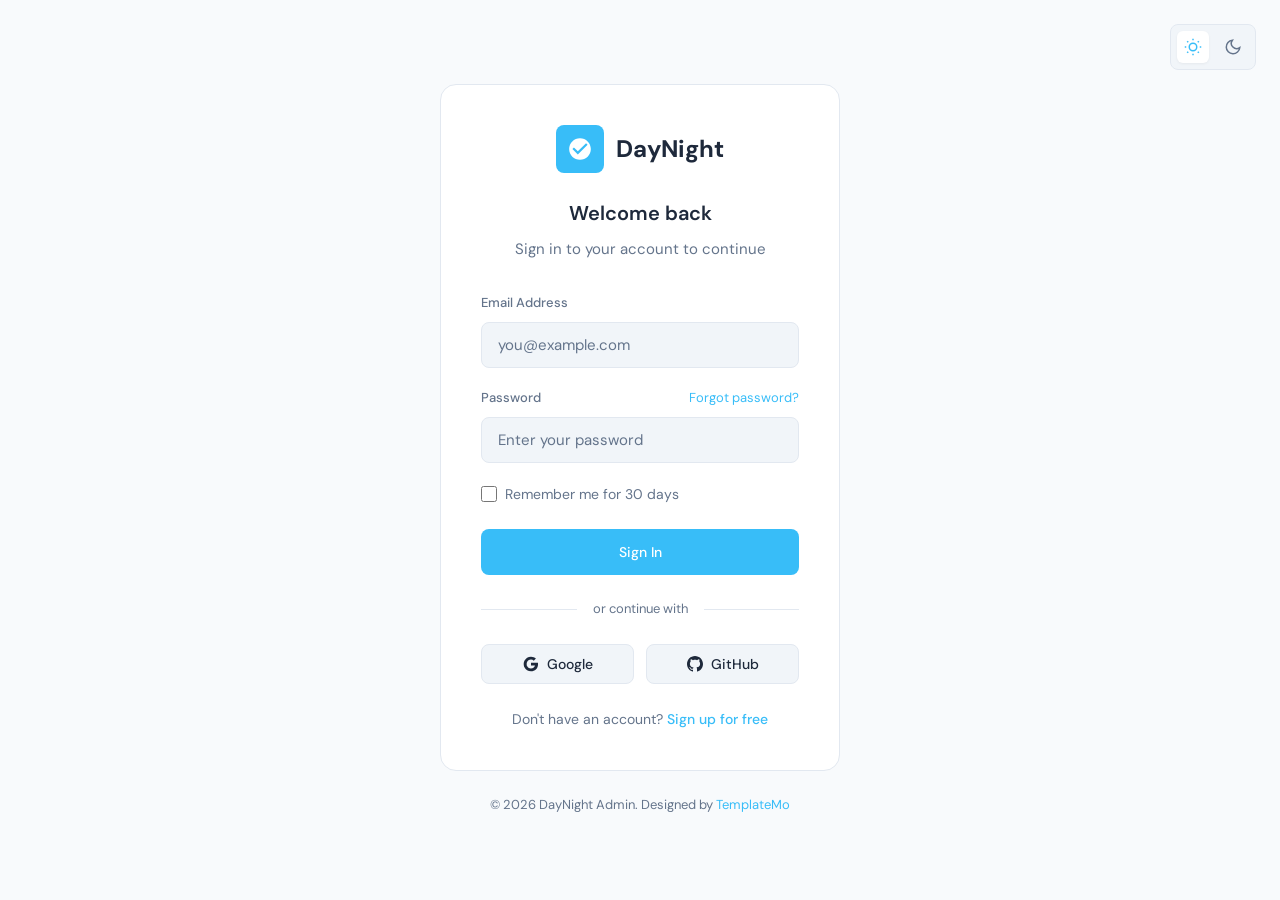
<file: login.html>
<!DOCTYPE html>
<html lang="en">
<head>
    <meta charset="UTF-8">
    <meta name="viewport" content="width=device-width, initial-scale=1.0">
    <title>Login - DayNight Admin</title>
    <script>if(localStorage.getItem("daynight-theme")==="carbon"){document.documentElement.classList.add("carbon");}</script>
    <link rel="stylesheet" href="templatemo-daynight-style.css">
    <!--

TemplateMo 608 DayNight Admin

https://templatemo.com/tm-608-daynight-admin

-->
</head>
<body>
    <!-- Theme Toggle (Fixed Position) -->
    <div class="login-theme-toggle">
        <div class="theme-toggle">
            <button class="theme-btn theme-btn-snow active" onclick="setTheme('snow')" title="Snow Edition">
                <svg viewBox="0 0 24 24" fill="none" stroke="currentColor" stroke-width="2">
                    <circle cx="12" cy="12" r="5"/>
                    <line x1="12" y1="1" x2="12" y2="3"/>
                    <line x1="12" y1="21" x2="12" y2="23"/>
                    <line x1="4.22" y1="4.22" x2="5.64" y2="5.64"/>
                    <line x1="18.36" y1="18.36" x2="19.78" y2="19.78"/>
                    <line x1="1" y1="12" x2="3" y2="12"/>
                    <line x1="21" y1="12" x2="23" y2="12"/>
                    <line x1="4.22" y1="19.78" x2="5.64" y2="18.36"/>
                    <line x1="18.36" y1="5.64" x2="19.78" y2="4.22"/>
                </svg>
            </button>
            <button class="theme-btn theme-btn-carbon" onclick="setTheme('carbon')" title="Carbon Edition">
                <svg viewBox="0 0 24 24" fill="none" stroke="currentColor" stroke-width="2">
                    <path d="M21 12.79A9 9 0 1 1 11.21 3 7 7 0 0 0 21 12.79z"/>
                </svg>
            </button>
        </div>
    </div>

    <!-- Login Page -->
    <div class="login-page">
        <div class="login-container">
            <div class="login-card">
                <div class="login-header">
                    <div class="login-logo">
                        <div class="logo-icon">
                            <svg viewBox="0 0 24 24" fill="currentColor">
                                <path d="M12 2C6.48 2 2 6.48 2 12s4.48 10 10 10 10-4.48 10-10S17.52 2 12 2zm-2 15l-5-5 1.41-1.41L10 14.17l7.59-7.59L19 8l-9 9z"/>
                            </svg>
                        </div>
                        <span>DayNight</span>
                    </div>
                    <h1 class="login-title">Welcome back</h1>
                    <p class="login-subtitle">Sign in to your account to continue</p>
                </div>

                <form class="login-form">
                    <div class="form-group">
                        <label class="form-label">Email Address</label>
                        <input type="email" class="form-input" placeholder="you@example.com">
                    </div>
                    
                    <div class="form-group">
                        <div style="display: flex; justify-content: space-between; align-items: center; margin-bottom: 0.5rem;">
                            <label class="form-label" style="margin-bottom: 0;">Password</label>
                            <a href="#" style="font-size: 0.8125rem; color: var(--accent);">Forgot password?</a>
                        </div>
                        <input type="password" class="form-input" placeholder="Enter your password">
                    </div>
                    
                    <div style="display: flex; align-items: center; gap: 0.5rem; margin-bottom: 1.5rem;">
                        <input type="checkbox" id="remember" style="width: 16px; height: 16px; accent-color: var(--accent);">
                        <label for="remember" style="font-size: 0.875rem; color: var(--text-secondary); cursor: pointer;">Remember me for 30 days</label>
                    </div>
                    
                    <button type="submit" class="btn btn-primary" onclick="event.preventDefault(); window.location.href='index.html';">
                        Sign In
                    </button>
                </form>

                <div class="login-divider">
                    <span>or continue with</span>
                </div>

                <div style="display: grid; grid-template-columns: 1fr 1fr; gap: 0.75rem; margin-bottom: 1.5rem;">
                    <button class="btn btn-secondary">
                        <svg viewBox="0 0 24 24" width="18" height="18">
                            <path fill="currentColor" d="M22.56 12.25c0-.78-.07-1.53-.2-2.25H12v4.26h5.92c-.26 1.37-1.04 2.53-2.21 3.31v2.77h3.57c2.08-1.92 3.28-4.74 3.28-8.09z"/>
                            <path fill="currentColor" d="M12 23c2.97 0 5.46-.98 7.28-2.66l-3.57-2.77c-.98.66-2.23 1.06-3.71 1.06-2.86 0-5.29-1.93-6.16-4.53H2.18v2.84C3.99 20.53 7.7 23 12 23z"/>
                            <path fill="currentColor" d="M5.84 14.09c-.22-.66-.35-1.36-.35-2.09s.13-1.43.35-2.09V7.07H2.18C1.43 8.55 1 10.22 1 12s.43 3.45 1.18 4.93l2.85-2.22.81-.62z"/>
                            <path fill="currentColor" d="M12 5.38c1.62 0 3.06.56 4.21 1.64l3.15-3.15C17.45 2.09 14.97 1 12 1 7.7 1 3.99 3.47 2.18 7.07l3.66 2.84c.87-2.6 3.3-4.53 6.16-4.53z"/>
                        </svg>
                        Google
                    </button>
                    <button class="btn btn-secondary">
                        <svg viewBox="0 0 24 24" width="18" height="18" fill="currentColor">
                            <path d="M12 0c-6.626 0-12 5.373-12 12 0 5.302 3.438 9.8 8.207 11.387.599.111.793-.261.793-.577v-2.234c-3.338.726-4.033-1.416-4.033-1.416-.546-1.387-1.333-1.756-1.333-1.756-1.089-.745.083-.729.083-.729 1.205.084 1.839 1.237 1.839 1.237 1.07 1.834 2.807 1.304 3.492.997.107-.775.418-1.305.762-1.604-2.665-.305-5.467-1.334-5.467-5.931 0-1.311.469-2.381 1.236-3.221-.124-.303-.535-1.524.117-3.176 0 0 1.008-.322 3.301 1.23.957-.266 1.983-.399 3.003-.404 1.02.005 2.047.138 3.006.404 2.291-1.552 3.297-1.23 3.297-1.23.653 1.653.242 2.874.118 3.176.77.84 1.235 1.911 1.235 3.221 0 4.609-2.807 5.624-5.479 5.921.43.372.823 1.102.823 2.222v3.293c0 .319.192.694.801.576 4.765-1.589 8.199-6.086 8.199-11.386 0-6.627-5.373-12-12-12z"/>
                        </svg>
                        GitHub
                    </button>
                </div>

                <p class="login-footer">
                    Don't have an account? <a href="#">Sign up for free</a>
                </p>
            </div>

            <p style="text-align: center; margin-top: 1.5rem; font-size: 0.8125rem; color: var(--text-secondary);">
                &copy; 2026 DayNight Admin. Designed by <a href="https://www.templatemo.com" target="_blank" rel="nofollow" style="color: var(--accent);">TemplateMo</a>
            </p>
        </div>
    </div>

    <script src="templatemo-daynight-script.js"></script>
</body>
</html>
</file>
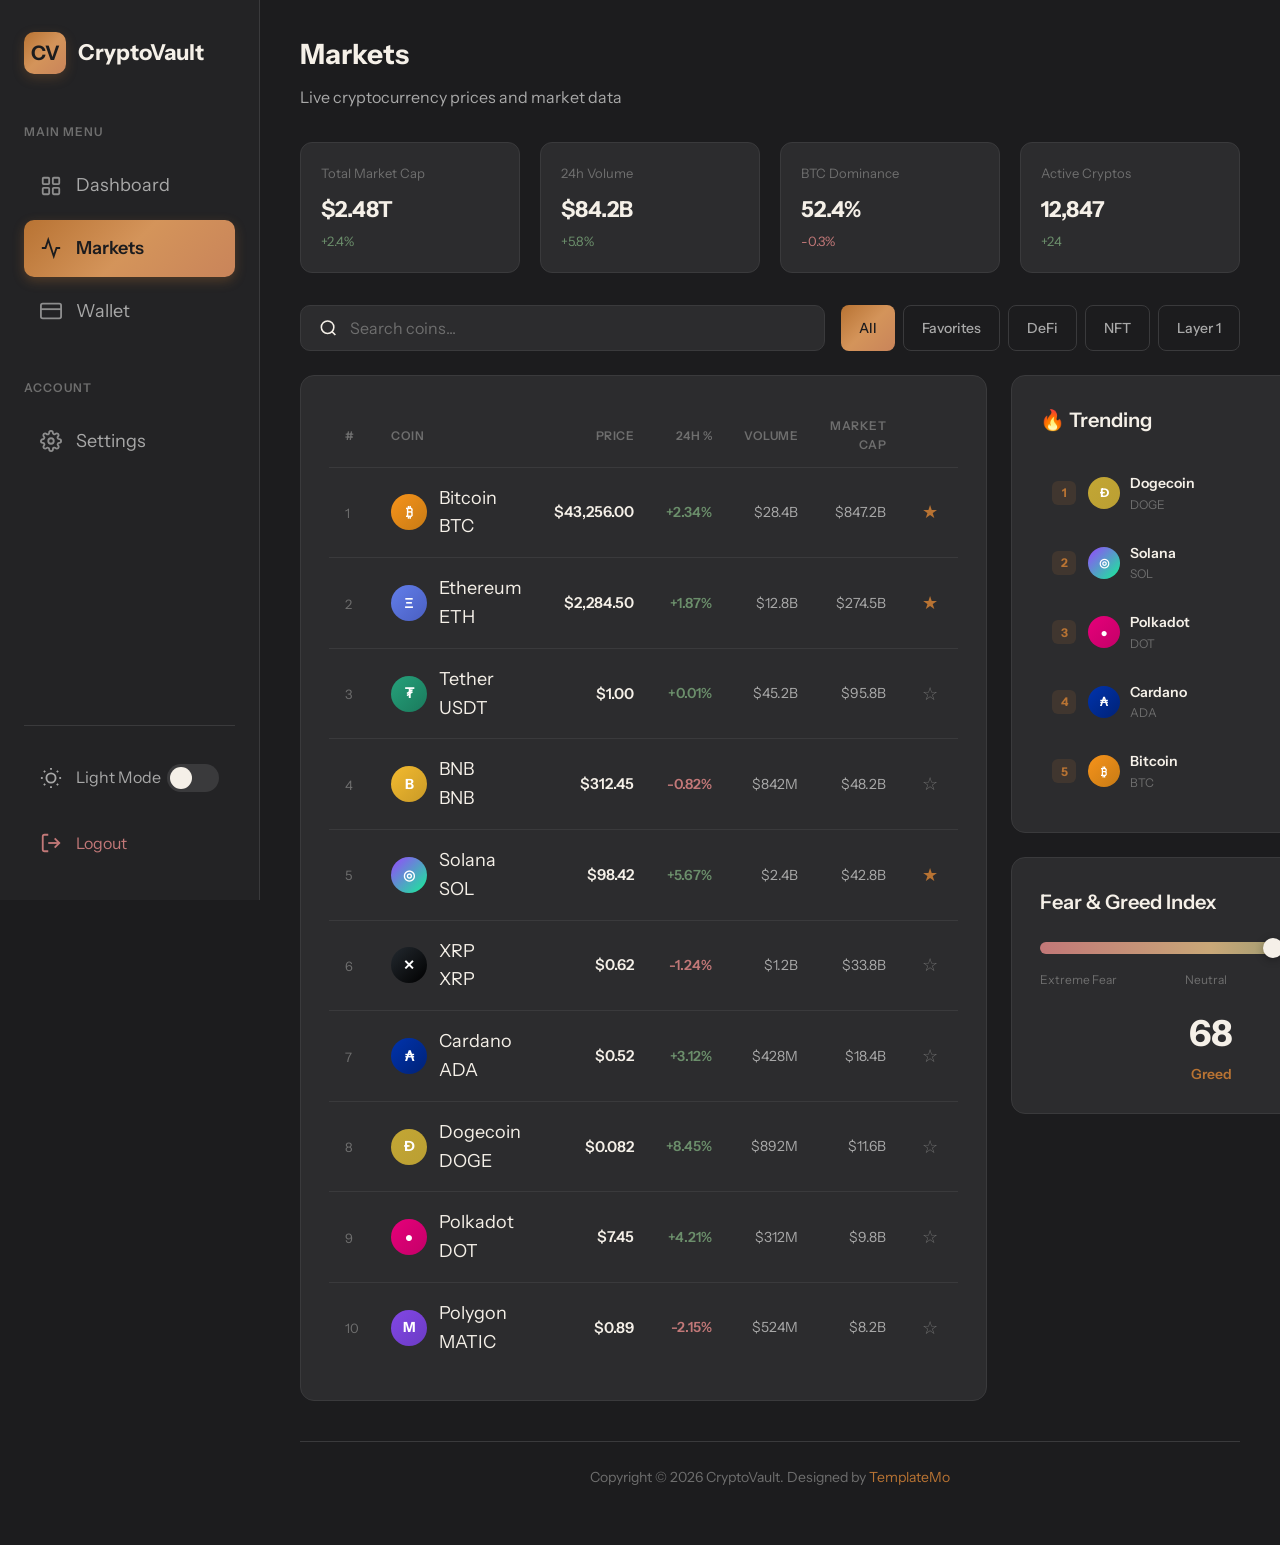
<file: markets.html>
<!DOCTYPE html>
<html lang="en" data-theme="dark">
<head>
    <meta charset="UTF-8">
    <meta name="viewport" content="width=device-width, initial-scale=1.0">
    <title>Markets - CryptoVault</title>
    <script>
        // Load theme immediately to prevent flash
        (function() {
            const savedTheme = localStorage.getItem('theme') || 'dark';
            document.documentElement.setAttribute('data-theme', savedTheme);
        })();
    </script>
    <link rel="preconnect" href="https://fonts.googleapis.com">
    <link rel="preconnect" href="https://fonts.gstatic.com" crossorigin>
    <link href="https://fonts.googleapis.com/css2?family=Instrument+Sans:wght@400;500;600;700&display=swap" rel="stylesheet">
    <link rel="stylesheet" href="css/templatemo-crypto-style.css">
    <link rel="stylesheet" href="css/templatemo-crypto-pages.css">
    <!--

TemplateMo 609 Crypto Vault

https://templatemo.com/tm-609-crypto-vault

-->
</head>
<body>
    <button class="mobile-menu-toggle" id="mobileMenuToggle">
        <div class="hamburger">
            <span></span>
            <span></span>
            <span></span>
        </div>
    </button>

    <div class="sidebar-overlay" id="sidebarOverlay"></div>

    <div class="dashboard">
        <aside class="sidebar" id="sidebar">
            <div class="logo">
                <div class="logo-icon">CV</div>
                <span class="logo-text">CryptoVault</span>
            </div>

            <nav class="nav-section">
                <div class="nav-label">Main Menu</div>
                <a href="index.html" class="nav-item">
                    <svg class="nav-icon" viewBox="0 0 24 24" fill="none" stroke="currentColor" stroke-width="2">
                        <rect x="3" y="3" width="7" height="7" rx="1"/>
                        <rect x="14" y="3" width="7" height="7" rx="1"/>
                        <rect x="3" y="14" width="7" height="7" rx="1"/>
                        <rect x="14" y="14" width="7" height="7" rx="1"/>
                    </svg>
                    Dashboard
                </a>
                <a href="markets.html" class="nav-item active">
                    <svg class="nav-icon" viewBox="0 0 24 24" fill="none" stroke="currentColor" stroke-width="2">
                        <polyline points="22 12 18 12 15 21 9 3 6 12 2 12"/>
                    </svg>
                    Markets
                </a>
                <a href="wallet.html" class="nav-item">
                    <svg class="nav-icon" viewBox="0 0 24 24" fill="none" stroke="currentColor" stroke-width="2">
                        <rect x="1" y="4" width="22" height="16" rx="2" ry="2"/>
                        <line x1="1" y1="10" x2="23" y2="10"/>
                    </svg>
                    Wallet
                </a>
            </nav>

            <nav class="nav-section">
                <div class="nav-label">Account</div>
                <a href="settings.html" class="nav-item">
                    <svg class="nav-icon" viewBox="0 0 24 24" fill="none" stroke="currentColor" stroke-width="2">
                        <circle cx="12" cy="12" r="3"/>
                        <path d="M19.4 15a1.65 1.65 0 00.33 1.82l.06.06a2 2 0 010 2.83 2 2 0 01-2.83 0l-.06-.06a1.65 1.65 0 00-1.82-.33 1.65 1.65 0 00-1 1.51V21a2 2 0 01-2 2 2 2 0 01-2-2v-.09A1.65 1.65 0 009 19.4a1.65 1.65 0 00-1.82.33l-.06.06a2 2 0 01-2.83 0 2 2 0 010-2.83l.06-.06a1.65 1.65 0 00.33-1.82 1.65 1.65 0 00-1.51-1H3a2 2 0 01-2-2 2 2 0 012-2h.09A1.65 1.65 0 004.6 9a1.65 1.65 0 00-.33-1.82l-.06-.06a2 2 0 010-2.83 2 2 0 012.83 0l.06.06a1.65 1.65 0 001.82.33H9a1.65 1.65 0 001-1.51V3a2 2 0 012-2 2 2 0 012 2v.09a1.65 1.65 0 001 1.51 1.65 1.65 0 001.82-.33l.06-.06a2 2 0 012.83 0 2 2 0 010 2.83l-.06.06a1.65 1.65 0 00-.33 1.82V9a1.65 1.65 0 001.51 1H21a2 2 0 012 2 2 2 0 01-2 2h-.09a1.65 1.65 0 00-1.51 1z"/>
                    </svg>
                    Settings
                </a>
            </nav>

            <div class="sidebar-footer">
                <div class="theme-toggle">
                    <div class="theme-toggle-label">
                        <svg width="22" height="22" viewBox="0 0 24 24" fill="none" stroke="currentColor" stroke-width="2">
                            <circle cx="12" cy="12" r="5"/>
                            <line x1="12" y1="1" x2="12" y2="3"/>
                            <line x1="12" y1="21" x2="12" y2="23"/>
                            <line x1="4.22" y1="4.22" x2="5.64" y2="5.64"/>
                            <line x1="18.36" y1="18.36" x2="19.78" y2="19.78"/>
                            <line x1="1" y1="12" x2="3" y2="12"/>
                            <line x1="21" y1="12" x2="23" y2="12"/>
                            <line x1="4.22" y1="19.78" x2="5.64" y2="18.36"/>
                            <line x1="18.36" y1="5.64" x2="19.78" y2="4.22"/>
                        </svg>
                        Light Mode
                    </div>
                    <div class="theme-switch" id="themeSwitch"></div>
                </div>
                <button class="logout-btn" onclick="window.location.href='login.html'">
                    <svg viewBox="0 0 24 24" fill="none" stroke="currentColor" stroke-width="2">
                        <path d="M9 21H5a2 2 0 01-2-2V5a2 2 0 012-2h4"/>
                        <polyline points="16 17 21 12 16 7"/>
                        <line x1="21" y1="12" x2="9" y2="12"/>
                    </svg>
                    Logout
                </button>
            </div>
        </aside>

        <main class="main-content">
            <div class="page-header">
                <h1>Markets</h1>
                <p>Live cryptocurrency prices and market data</p>
            </div>

            <!-- Market Stats -->
            <div class="market-stats">
                <div class="market-stat">
                    <div class="market-stat-label">Total Market Cap</div>
                    <div class="market-stat-value">$2.48T</div>
                    <div class="market-stat-change positive">+2.4%</div>
                </div>
                <div class="market-stat">
                    <div class="market-stat-label">24h Volume</div>
                    <div class="market-stat-value">$84.2B</div>
                    <div class="market-stat-change positive">+5.8%</div>
                </div>
                <div class="market-stat">
                    <div class="market-stat-label">BTC Dominance</div>
                    <div class="market-stat-value">52.4%</div>
                    <div class="market-stat-change negative">-0.3%</div>
                </div>
                <div class="market-stat">
                    <div class="market-stat-label">Active Cryptos</div>
                    <div class="market-stat-value">12,847</div>
                    <div class="market-stat-change positive">+24</div>
                </div>
            </div>

            <!-- Search and Filters -->
            <div class="search-filters">
                <div class="search-box">
                    <svg width="20" height="20" viewBox="0 0 24 24" fill="none" stroke="currentColor" stroke-width="2">
                        <circle cx="11" cy="11" r="8"/>
                        <line x1="21" y1="21" x2="16.65" y2="16.65"/>
                    </svg>
                    <input type="text" placeholder="Search coins..." id="searchInput">
                </div>
                <div class="filter-tabs">
                    <button class="filter-tab active">All</button>
                    <button class="filter-tab">Favorites</button>
                    <button class="filter-tab">DeFi</button>
                    <button class="filter-tab">NFT</button>
                    <button class="filter-tab">Layer 1</button>
                </div>
            </div>

            <!-- Content Grid -->
            <div class="content-grid">
                <!-- Market Table -->
                <div class="card">
                    <table class="market-table">
                        <thead>
                            <tr>
                                <th>#</th>
                                <th>Coin</th>
                                <th class="text-right">Price</th>
                                <th class="text-right">24h %</th>
                                <th class="text-right">Volume</th>
                                <th class="text-right">Market Cap</th>
                                <th></th>
                            </tr>
                        </thead>
                        <tbody>
                            <tr>
                                <td><span class="coin-rank">1</span></td>
                                <td>
                                    <div class="coin-cell">
                                        <div class="coin-icon btc">₿</div>
                                        <div>
                                            <div class="coin-name">Bitcoin</div>
                                            <div class="coin-symbol">BTC</div>
                                        </div>
                                    </div>
                                </td>
                                <td class="price-cell">$43,256.00</td>
                                <td class="change-cell positive">+2.34%</td>
                                <td class="volume-cell">$28.4B</td>
                                <td class="mcap-cell">$847.2B</td>
                                <td><button class="star-btn active">★</button></td>
                            </tr>
                            <tr>
                                <td><span class="coin-rank">2</span></td>
                                <td>
                                    <div class="coin-cell">
                                        <div class="coin-icon eth">Ξ</div>
                                        <div>
                                            <div class="coin-name">Ethereum</div>
                                            <div class="coin-symbol">ETH</div>
                                        </div>
                                    </div>
                                </td>
                                <td class="price-cell">$2,284.50</td>
                                <td class="change-cell positive">+1.87%</td>
                                <td class="volume-cell">$12.8B</td>
                                <td class="mcap-cell">$274.5B</td>
                                <td><button class="star-btn active">★</button></td>
                            </tr>
                            <tr>
                                <td><span class="coin-rank">3</span></td>
                                <td>
                                    <div class="coin-cell">
                                        <div class="coin-icon usdt">₮</div>
                                        <div>
                                            <div class="coin-name">Tether</div>
                                            <div class="coin-symbol">USDT</div>
                                        </div>
                                    </div>
                                </td>
                                <td class="price-cell">$1.00</td>
                                <td class="change-cell positive">+0.01%</td>
                                <td class="volume-cell">$45.2B</td>
                                <td class="mcap-cell">$95.8B</td>
                                <td><button class="star-btn">☆</button></td>
                            </tr>
                            <tr>
                                <td><span class="coin-rank">4</span></td>
                                <td>
                                    <div class="coin-cell">
                                        <div class="coin-icon bnb">B</div>
                                        <div>
                                            <div class="coin-name">BNB</div>
                                            <div class="coin-symbol">BNB</div>
                                        </div>
                                    </div>
                                </td>
                                <td class="price-cell">$312.45</td>
                                <td class="change-cell negative">-0.82%</td>
                                <td class="volume-cell">$842M</td>
                                <td class="mcap-cell">$48.2B</td>
                                <td><button class="star-btn">☆</button></td>
                            </tr>
                            <tr>
                                <td><span class="coin-rank">5</span></td>
                                <td>
                                    <div class="coin-cell">
                                        <div class="coin-icon sol">◎</div>
                                        <div>
                                            <div class="coin-name">Solana</div>
                                            <div class="coin-symbol">SOL</div>
                                        </div>
                                    </div>
                                </td>
                                <td class="price-cell">$98.42</td>
                                <td class="change-cell positive">+5.67%</td>
                                <td class="volume-cell">$2.4B</td>
                                <td class="mcap-cell">$42.8B</td>
                                <td><button class="star-btn active">★</button></td>
                            </tr>
                            <tr>
                                <td><span class="coin-rank">6</span></td>
                                <td>
                                    <div class="coin-cell">
                                        <div class="coin-icon xrp">✕</div>
                                        <div>
                                            <div class="coin-name">XRP</div>
                                            <div class="coin-symbol">XRP</div>
                                        </div>
                                    </div>
                                </td>
                                <td class="price-cell">$0.62</td>
                                <td class="change-cell negative">-1.24%</td>
                                <td class="volume-cell">$1.2B</td>
                                <td class="mcap-cell">$33.8B</td>
                                <td><button class="star-btn">☆</button></td>
                            </tr>
                            <tr>
                                <td><span class="coin-rank">7</span></td>
                                <td>
                                    <div class="coin-cell">
                                        <div class="coin-icon ada">₳</div>
                                        <div>
                                            <div class="coin-name">Cardano</div>
                                            <div class="coin-symbol">ADA</div>
                                        </div>
                                    </div>
                                </td>
                                <td class="price-cell">$0.52</td>
                                <td class="change-cell positive">+3.12%</td>
                                <td class="volume-cell">$428M</td>
                                <td class="mcap-cell">$18.4B</td>
                                <td><button class="star-btn">☆</button></td>
                            </tr>
                            <tr>
                                <td><span class="coin-rank">8</span></td>
                                <td>
                                    <div class="coin-cell">
                                        <div class="coin-icon doge">Ð</div>
                                        <div>
                                            <div class="coin-name">Dogecoin</div>
                                            <div class="coin-symbol">DOGE</div>
                                        </div>
                                    </div>
                                </td>
                                <td class="price-cell">$0.082</td>
                                <td class="change-cell positive">+8.45%</td>
                                <td class="volume-cell">$892M</td>
                                <td class="mcap-cell">$11.6B</td>
                                <td><button class="star-btn">☆</button></td>
                            </tr>
                            <tr>
                                <td><span class="coin-rank">9</span></td>
                                <td>
                                    <div class="coin-cell">
                                        <div class="coin-icon dot">●</div>
                                        <div>
                                            <div class="coin-name">Polkadot</div>
                                            <div class="coin-symbol">DOT</div>
                                        </div>
                                    </div>
                                </td>
                                <td class="price-cell">$7.45</td>
                                <td class="change-cell positive">+4.21%</td>
                                <td class="volume-cell">$312M</td>
                                <td class="mcap-cell">$9.8B</td>
                                <td><button class="star-btn">☆</button></td>
                            </tr>
                            <tr>
                                <td><span class="coin-rank">10</span></td>
                                <td>
                                    <div class="coin-cell">
                                        <div class="coin-icon matic">M</div>
                                        <div>
                                            <div class="coin-name">Polygon</div>
                                            <div class="coin-symbol">MATIC</div>
                                        </div>
                                    </div>
                                </td>
                                <td class="price-cell">$0.89</td>
                                <td class="change-cell negative">-2.15%</td>
                                <td class="volume-cell">$524M</td>
                                <td class="mcap-cell">$8.2B</td>
                                <td><button class="star-btn">☆</button></td>
                            </tr>
                        </tbody>
                    </table>
                </div>

                <!-- Right Column -->
                <div>
                    <!-- Trending -->
                    <div class="card" style="margin-bottom: 24px;">
                        <div class="card-header">
                            <h3 class="card-title">🔥 Trending</h3>
                        </div>
                        <div class="trending-list">
                            <div class="trending-item">
                                <div class="trending-rank">1</div>
                                <div class="trending-coin">
                                    <div class="trending-icon" style="background: linear-gradient(135deg, #c3a634, #ba9f33);">Ð</div>
                                    <div>
                                        <div class="trending-name">Dogecoin</div>
                                        <div class="trending-symbol">DOGE</div>
                                    </div>
                                </div>
                                <div class="trending-change positive">+8.45%</div>
                            </div>
                            <div class="trending-item">
                                <div class="trending-rank">2</div>
                                <div class="trending-coin">
                                    <div class="trending-icon" style="background: linear-gradient(135deg, #9945ff, #14f195);">◎</div>
                                    <div>
                                        <div class="trending-name">Solana</div>
                                        <div class="trending-symbol">SOL</div>
                                    </div>
                                </div>
                                <div class="trending-change positive">+5.67%</div>
                            </div>
                            <div class="trending-item">
                                <div class="trending-rank">3</div>
                                <div class="trending-coin">
                                    <div class="trending-icon" style="background: linear-gradient(135deg, #e6007a, #c40068);">●</div>
                                    <div>
                                        <div class="trending-name">Polkadot</div>
                                        <div class="trending-symbol">DOT</div>
                                    </div>
                                </div>
                                <div class="trending-change positive">+4.21%</div>
                            </div>
                            <div class="trending-item">
                                <div class="trending-rank">4</div>
                                <div class="trending-coin">
                                    <div class="trending-icon" style="background: linear-gradient(135deg, #0033ad, #002276);">₳</div>
                                    <div>
                                        <div class="trending-name">Cardano</div>
                                        <div class="trending-symbol">ADA</div>
                                    </div>
                                </div>
                                <div class="trending-change positive">+3.12%</div>
                            </div>
                            <div class="trending-item">
                                <div class="trending-rank">5</div>
                                <div class="trending-coin">
                                    <div class="trending-icon" style="background: linear-gradient(135deg, #f7931a, #c77b15);">₿</div>
                                    <div>
                                        <div class="trending-name">Bitcoin</div>
                                        <div class="trending-symbol">BTC</div>
                                    </div>
                                </div>
                                <div class="trending-change positive">+2.34%</div>
                            </div>
                        </div>
                    </div>

                    <!-- Fear & Greed Index -->
                    <div class="card">
                        <div class="card-header">
                            <h3 class="card-title">Fear & Greed Index</h3>
                        </div>
                        <div class="fear-greed">
                            <div class="fear-greed-meter">
                                <div class="fear-greed-indicator" style="left: 68%;"></div>
                            </div>
                            <div class="fear-greed-labels">
                                <span>Extreme Fear</span>
                                <span>Neutral</span>
                                <span>Extreme Greed</span>
                            </div>
                            <div class="fear-greed-value">
                                <div class="fear-greed-number">68</div>
                                <div class="fear-greed-label">Greed</div>
                            </div>
                        </div>
                    </div>
                </div>
            </div>

            <footer class="copyright">
                Copyright &copy; 2026 CryptoVault. Designed by <a href="https://templatemo.com" target="_blank" rel="nofollow">TemplateMo</a>
            </footer>
        </main>
    </div>

    <script src="js/templatemo-crypto-script.js"></script>
</body>
</html>
</file>
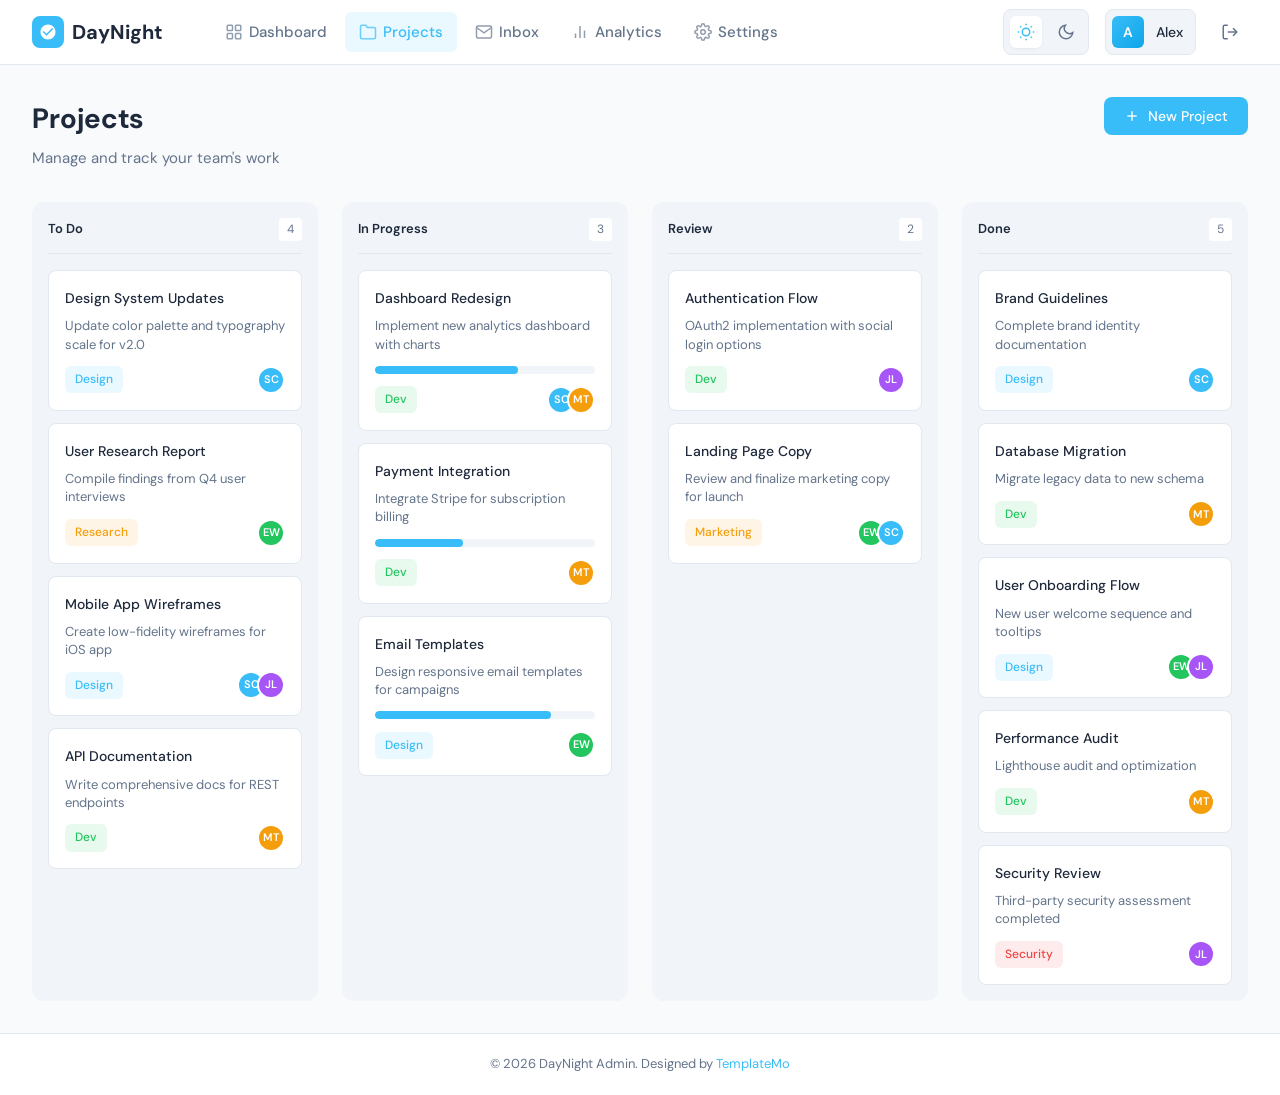
<file: projects.html>
<!DOCTYPE html>
<html lang="en">
<head>
    <meta charset="UTF-8">
    <meta name="viewport" content="width=device-width, initial-scale=1.0">
    <title>Projects - DayNight Admin</title>
    <script>if(localStorage.getItem("daynight-theme")==="carbon"){document.documentElement.classList.add("carbon");}</script>
    <link rel="stylesheet" href="templatemo-daynight-style.css">
    <!--

TemplateMo 608 DayNight Admin

https://templatemo.com/tm-608-daynight-admin

-->
</head>
<body>
    <!-- Mobile Menu Overlay -->
    <div class="mobile-menu-overlay"></div>
    
    <!-- Mobile Menu -->
    <div class="mobile-menu">
        <div class="mobile-menu-header">
            <a href="index.html" class="logo"><div class="logo-icon"><svg viewBox="0 0 24 24" fill="currentColor"><path d="M12 2C6.48 2 2 6.48 2 12s4.48 10 10 10 10-4.48 10-10S17.52 2 12 2zm-2 15l-5-5 1.41-1.41L10 14.17l7.59-7.59L19 8l-9 9z"/></svg></div>DayNight</a>
            <button class="mobile-menu-close" onclick="closeMobileMenu()"><svg viewBox="0 0 24 24" fill="none" stroke="currentColor" stroke-width="2"><line x1="18" y1="6" x2="6" y2="18"/><line x1="6" y1="6" x2="18" y2="18"/></svg></button>
        </div>
        <nav class="mobile-menu-nav">
            <a href="index.html"><svg viewBox="0 0 24 24" fill="none" stroke="currentColor" stroke-width="2"><rect x="3" y="3" width="7" height="7" rx="1"/><rect x="14" y="3" width="7" height="7" rx="1"/><rect x="3" y="14" width="7" height="7" rx="1"/><rect x="14" y="14" width="7" height="7" rx="1"/></svg>Dashboard</a>
            <a href="projects.html" class="active"><svg viewBox="0 0 24 24" fill="none" stroke="currentColor" stroke-width="2"><path d="M22 19a2 2 0 0 1-2 2H4a2 2 0 0 1-2-2V5a2 2 0 0 1 2-2h5l2 3h9a2 2 0 0 1 2 2z"/></svg>Projects</a>
            <a href="inbox.html"><svg viewBox="0 0 24 24" fill="none" stroke="currentColor" stroke-width="2"><path d="M4 4h16c1.1 0 2 .9 2 2v12c0 1.1-.9 2-2 2H4c-1.1 0-2-.9-2-2V6c0-1.1.9-2 2-2z"/><polyline points="22,6 12,13 2,6"/></svg>Inbox</a>
            <a href="analytics.html"><svg viewBox="0 0 24 24" fill="none" stroke="currentColor" stroke-width="2"><line x1="18" y1="20" x2="18" y2="10"/><line x1="12" y1="20" x2="12" y2="4"/><line x1="6" y1="20" x2="6" y2="14"/></svg>Analytics</a>
            <a href="settings.html"><svg viewBox="0 0 24 24" fill="none" stroke="currentColor" stroke-width="2"><circle cx="12" cy="12" r="3"/><path d="M19.4 15a1.65 1.65 0 0 0 .33 1.82l.06.06a2 2 0 0 1 0 2.83 2 2 0 0 1-2.83 0l-.06-.06a1.65 1.65 0 0 0-1.82-.33 1.65 1.65 0 0 0-1 1.51V21a2 2 0 0 1-2 2 2 2 0 0 1-2-2v-.09A1.65 1.65 0 0 0 9 19.4a1.65 1.65 0 0 0-1.82.33l-.06.06a2 2 0 0 1-2.83 0 2 2 0 0 1 0-2.83l.06-.06a1.65 1.65 0 0 0 .33-1.82 1.65 1.65 0 0 0-1.51-1H3a2 2 0 0 1-2-2 2 2 0 0 1 2-2h.09A1.65 1.65 0 0 0 4.6 9a1.65 1.65 0 0 0-.33-1.82l-.06-.06a2 2 0 0 1 0-2.83 2 2 0 0 1 2.83 0l.06.06a1.65 1.65 0 0 0 1.82.33H9a1.65 1.65 0 0 0 1-1.51V3a2 2 0 0 1 2-2 2 2 0 0 1 2 2v.09a1.65 1.65 0 0 0 1 1.51 1.65 1.65 0 0 0 1.82-.33l.06-.06a2 2 0 0 1 2.83 0 2 2 0 0 1 0 2.83l-.06.06a1.65 1.65 0 0 0-.33 1.82V9a1.65 1.65 0 0 0 1.51 1H21a2 2 0 0 1 2 2 2 2 0 0 1-2 2h-.09a1.65 1.65 0 0 0-1.51 1z"/></svg>Settings</a>
        </nav>
        <div class="mobile-menu-footer"><a href="login.html" class="mobile-logout-btn"><svg viewBox="0 0 24 24" fill="none" stroke="currentColor" stroke-width="2"><path d="M9 21H5a2 2 0 0 1-2-2V5a2 2 0 0 1 2-2h4"/><polyline points="16 17 21 12 16 7"/><line x1="21" y1="12" x2="9" y2="12"/></svg>Logout</a>
            <div class="theme-toggle">
                <button class="theme-btn theme-btn-snow active" onclick="setTheme('snow')"><svg viewBox="0 0 24 24" fill="none" stroke="currentColor" stroke-width="2"><circle cx="12" cy="12" r="5"/><line x1="12" y1="1" x2="12" y2="3"/><line x1="12" y1="21" x2="12" y2="23"/><line x1="4.22" y1="4.22" x2="5.64" y2="5.64"/><line x1="18.36" y1="18.36" x2="19.78" y2="19.78"/><line x1="1" y1="12" x2="3" y2="12"/><line x1="21" y1="12" x2="23" y2="12"/><line x1="4.22" y1="19.78" x2="5.64" y2="18.36"/><line x1="18.36" y1="5.64" x2="19.78" y2="4.22"/></svg></button>
                <button class="theme-btn theme-btn-carbon" onclick="setTheme('carbon')"><svg viewBox="0 0 24 24" fill="none" stroke="currentColor" stroke-width="2"><path d="M21 12.79A9 9 0 1 1 11.21 3 7 7 0 0 0 21 12.79z"/></svg></button>
            </div>
        </div>
    </div>

    <div class="app-container">
        <!-- Top Navigation -->
        <nav class="top-nav">
            <div class="nav-container">
                <div class="nav-left">
                    <a href="index.html" class="logo"><div class="logo-icon"><svg viewBox="0 0 24 24" fill="currentColor"><path d="M12 2C6.48 2 2 6.48 2 12s4.48 10 10 10 10-4.48 10-10S17.52 2 12 2zm-2 15l-5-5 1.41-1.41L10 14.17l7.59-7.59L19 8l-9 9z"/></svg></div>DayNight</a>
                    <div class="nav-menu">
                        <div class="nav-item"><a href="index.html" class="nav-link"><svg viewBox="0 0 24 24" fill="none" stroke="currentColor" stroke-width="2"><rect x="3" y="3" width="7" height="7" rx="1"/><rect x="14" y="3" width="7" height="7" rx="1"/><rect x="3" y="14" width="7" height="7" rx="1"/><rect x="14" y="14" width="7" height="7" rx="1"/></svg>Dashboard</a></div>
                        <div class="nav-item"><a href="projects.html" class="nav-link active"><svg viewBox="0 0 24 24" fill="none" stroke="currentColor" stroke-width="2"><path d="M22 19a2 2 0 0 1-2 2H4a2 2 0 0 1-2-2V5a2 2 0 0 1 2-2h5l2 3h9a2 2 0 0 1 2 2z"/></svg>Projects</a></div>
                        <div class="nav-item"><a href="inbox.html" class="nav-link"><svg viewBox="0 0 24 24" fill="none" stroke="currentColor" stroke-width="2"><path d="M4 4h16c1.1 0 2 .9 2 2v12c0 1.1-.9 2-2 2H4c-1.1 0-2-.9-2-2V6c0-1.1.9-2 2-2z"/><polyline points="22,6 12,13 2,6"/></svg>Inbox</a></div>
                        <div class="nav-item"><a href="analytics.html" class="nav-link"><svg viewBox="0 0 24 24" fill="none" stroke="currentColor" stroke-width="2"><line x1="18" y1="20" x2="18" y2="10"/><line x1="12" y1="20" x2="12" y2="4"/><line x1="6" y1="20" x2="6" y2="14"/></svg>Analytics</a></div>
                        <div class="nav-item"><a href="settings.html" class="nav-link"><svg viewBox="0 0 24 24" fill="none" stroke="currentColor" stroke-width="2"><circle cx="12" cy="12" r="3"/><path d="M19.4 15a1.65 1.65 0 0 0 .33 1.82l.06.06a2 2 0 0 1 0 2.83 2 2 0 0 1-2.83 0l-.06-.06a1.65 1.65 0 0 0-1.82-.33 1.65 1.65 0 0 0-1 1.51V21a2 2 0 0 1-2 2 2 2 0 0 1-2-2v-.09A1.65 1.65 0 0 0 9 19.4a1.65 1.65 0 0 0-1.82.33l-.06.06a2 2 0 0 1-2.83 0 2 2 0 0 1 0-2.83l.06-.06a1.65 1.65 0 0 0 .33-1.82 1.65 1.65 0 0 0-1.51-1H3a2 2 0 0 1-2-2 2 2 0 0 1 2-2h.09A1.65 1.65 0 0 0 4.6 9a1.65 1.65 0 0 0-.33-1.82l-.06-.06a2 2 0 0 1 0-2.83 2 2 0 0 1 2.83 0l.06.06a1.65 1.65 0 0 0 1.82.33H9a1.65 1.65 0 0 0 1-1.51V3a2 2 0 0 1 2-2 2 2 0 0 1 2 2v.09a1.65 1.65 0 0 0 1 1.51 1.65 1.65 0 0 0 1.82-.33l.06-.06a2 2 0 0 1 2.83 0 2 2 0 0 1 0 2.83l-.06.06a1.65 1.65 0 0 0-.33 1.82V9a1.65 1.65 0 0 0 1.51 1H21a2 2 0 0 1 2 2 2 2 0 0 1-2 2h-.09a1.65 1.65 0 0 0-1.51 1z"/></svg>Settings</a></div>
                    </div>
                </div>
                <div class="nav-right">
                    <div class="theme-toggle">
                        <button class="theme-btn theme-btn-snow active" onclick="setTheme('snow')"><svg viewBox="0 0 24 24" fill="none" stroke="currentColor" stroke-width="2"><circle cx="12" cy="12" r="5"/><line x1="12" y1="1" x2="12" y2="3"/><line x1="12" y1="21" x2="12" y2="23"/><line x1="4.22" y1="4.22" x2="5.64" y2="5.64"/><line x1="18.36" y1="18.36" x2="19.78" y2="19.78"/><line x1="1" y1="12" x2="3" y2="12"/><line x1="21" y1="12" x2="23" y2="12"/><line x1="4.22" y1="19.78" x2="5.64" y2="18.36"/><line x1="18.36" y1="5.64" x2="19.78" y2="4.22"/></svg></button>
                        <button class="theme-btn theme-btn-carbon" onclick="setTheme('carbon')"><svg viewBox="0 0 24 24" fill="none" stroke="currentColor" stroke-width="2"><path d="M21 12.79A9 9 0 1 1 11.21 3 7 7 0 0 0 21 12.79z"/></svg></button>
                    </div>
                    <button class="user-menu"><div class="user-avatar">A</div><span class="user-name">Alex</span></button><a href="login.html" class="btn-logout" title="Logout"><svg viewBox="0 0 24 24" fill="none" stroke="currentColor" stroke-width="2"><path d="M9 21H5a2 2 0 0 1-2-2V5a2 2 0 0 1 2-2h4"/><polyline points="16 17 21 12 16 7"/><line x1="21" y1="12" x2="9" y2="12"/></svg></a>
                    <button class="mobile-menu-btn" onclick="toggleMobileMenu()"><svg viewBox="0 0 24 24" fill="none" stroke="currentColor" stroke-width="2"><line x1="3" y1="12" x2="21" y2="12"/><line x1="3" y1="6" x2="21" y2="6"/><line x1="3" y1="18" x2="21" y2="18"/></svg></button>
                </div>
            </div>
        </nav>

        <!-- Main Content -->
        <main class="main-content">
            <div class="page-header" style="display: flex; justify-content: space-between; align-items: flex-start;">
                <div>
                    <h1 class="greeting">Projects</h1>
                    <p class="greeting-sub">Manage and track your team's work</p>
                </div>
                <button class="btn btn-primary"><svg viewBox="0 0 24 24" fill="none" stroke="currentColor" stroke-width="2"><line x1="12" y1="5" x2="12" y2="19"/><line x1="5" y1="12" x2="19" y2="12"/></svg>New Project</button>
            </div>

            <!-- Kanban Board -->
            <div class="kanban-board">
                <!-- To Do -->
                <div class="kanban-column">
                    <div class="kanban-header"><span class="kanban-title">To Do</span><span class="kanban-count">4</span></div>
                    <div class="kanban-cards">
                        <div class="kanban-card"><div class="kanban-card-title">Design System Updates</div><div class="kanban-card-desc">Update color palette and typography scale for v2.0</div><div class="kanban-card-footer"><span class="badge badge-blue">Design</span><div class="avatar-group"><div class="avatar blue">SC</div></div></div></div>
                        <div class="kanban-card"><div class="kanban-card-title">User Research Report</div><div class="kanban-card-desc">Compile findings from Q4 user interviews</div><div class="kanban-card-footer"><span class="badge badge-orange">Research</span><div class="avatar-group"><div class="avatar green">EW</div></div></div></div>
                        <div class="kanban-card"><div class="kanban-card-title">Mobile App Wireframes</div><div class="kanban-card-desc">Create low-fidelity wireframes for iOS app</div><div class="kanban-card-footer"><span class="badge badge-blue">Design</span><div class="avatar-group"><div class="avatar blue">SC</div><div class="avatar purple">JL</div></div></div></div>
                        <div class="kanban-card"><div class="kanban-card-title">API Documentation</div><div class="kanban-card-desc">Write comprehensive docs for REST endpoints</div><div class="kanban-card-footer"><span class="badge badge-green">Dev</span><div class="avatar-group"><div class="avatar orange">MT</div></div></div></div>
                    </div>
                </div>

                <!-- In Progress -->
                <div class="kanban-column">
                    <div class="kanban-header"><span class="kanban-title">In Progress</span><span class="kanban-count">3</span></div>
                    <div class="kanban-cards">
                        <div class="kanban-card"><div class="kanban-card-title">Dashboard Redesign</div><div class="kanban-card-desc">Implement new analytics dashboard with charts</div><div class="progress-bar" style="margin-bottom: 0.75rem;"><div class="progress-fill accent" style="width: 65%;"></div></div><div class="kanban-card-footer"><span class="badge badge-green">Dev</span><div class="avatar-group"><div class="avatar blue">SC</div><div class="avatar orange">MT</div></div></div></div>
                        <div class="kanban-card"><div class="kanban-card-title">Payment Integration</div><div class="kanban-card-desc">Integrate Stripe for subscription billing</div><div class="progress-bar" style="margin-bottom: 0.75rem;"><div class="progress-fill accent" style="width: 40%;"></div></div><div class="kanban-card-footer"><span class="badge badge-green">Dev</span><div class="avatar-group"><div class="avatar orange">MT</div></div></div></div>
                        <div class="kanban-card"><div class="kanban-card-title">Email Templates</div><div class="kanban-card-desc">Design responsive email templates for campaigns</div><div class="progress-bar" style="margin-bottom: 0.75rem;"><div class="progress-fill accent" style="width: 80%;"></div></div><div class="kanban-card-footer"><span class="badge badge-blue">Design</span><div class="avatar-group"><div class="avatar green">EW</div></div></div></div>
                    </div>
                </div>

                <!-- Review -->
                <div class="kanban-column">
                    <div class="kanban-header"><span class="kanban-title">Review</span><span class="kanban-count">2</span></div>
                    <div class="kanban-cards">
                        <div class="kanban-card"><div class="kanban-card-title">Authentication Flow</div><div class="kanban-card-desc">OAuth2 implementation with social login options</div><div class="kanban-card-footer"><span class="badge badge-green">Dev</span><div class="avatar-group"><div class="avatar purple">JL</div></div></div></div>
                        <div class="kanban-card"><div class="kanban-card-title">Landing Page Copy</div><div class="kanban-card-desc">Review and finalize marketing copy for launch</div><div class="kanban-card-footer"><span class="badge badge-orange">Marketing</span><div class="avatar-group"><div class="avatar green">EW</div><div class="avatar blue">SC</div></div></div></div>
                    </div>
                </div>

                <!-- Done -->
                <div class="kanban-column">
                    <div class="kanban-header"><span class="kanban-title">Done</span><span class="kanban-count">5</span></div>
                    <div class="kanban-cards">
                        <div class="kanban-card"><div class="kanban-card-title">Brand Guidelines</div><div class="kanban-card-desc">Complete brand identity documentation</div><div class="kanban-card-footer"><span class="badge badge-blue">Design</span><div class="avatar-group"><div class="avatar blue">SC</div></div></div></div>
                        <div class="kanban-card"><div class="kanban-card-title">Database Migration</div><div class="kanban-card-desc">Migrate legacy data to new schema</div><div class="kanban-card-footer"><span class="badge badge-green">Dev</span><div class="avatar-group"><div class="avatar orange">MT</div></div></div></div>
                        <div class="kanban-card"><div class="kanban-card-title">User Onboarding Flow</div><div class="kanban-card-desc">New user welcome sequence and tooltips</div><div class="kanban-card-footer"><span class="badge badge-blue">Design</span><div class="avatar-group"><div class="avatar green">EW</div><div class="avatar purple">JL</div></div></div></div>
                        <div class="kanban-card"><div class="kanban-card-title">Performance Audit</div><div class="kanban-card-desc">Lighthouse audit and optimization</div><div class="kanban-card-footer"><span class="badge badge-green">Dev</span><div class="avatar-group"><div class="avatar orange">MT</div></div></div></div>
                        <div class="kanban-card"><div class="kanban-card-title">Security Review</div><div class="kanban-card-desc">Third-party security assessment completed</div><div class="kanban-card-footer"><span class="badge badge-red">Security</span><div class="avatar-group"><div class="avatar purple">JL</div></div></div></div>
                    </div>
                </div>
            </div>
        </main>

        <footer class="footer"><p>&copy; 2026 DayNight Admin. Designed by <a href="https://www.templatemo.com" target="_blank" rel="nofollow">TemplateMo</a></p></footer>
    </div>
    <script src="templatemo-daynight-script.js"></script>
</body>
</html>
</file>
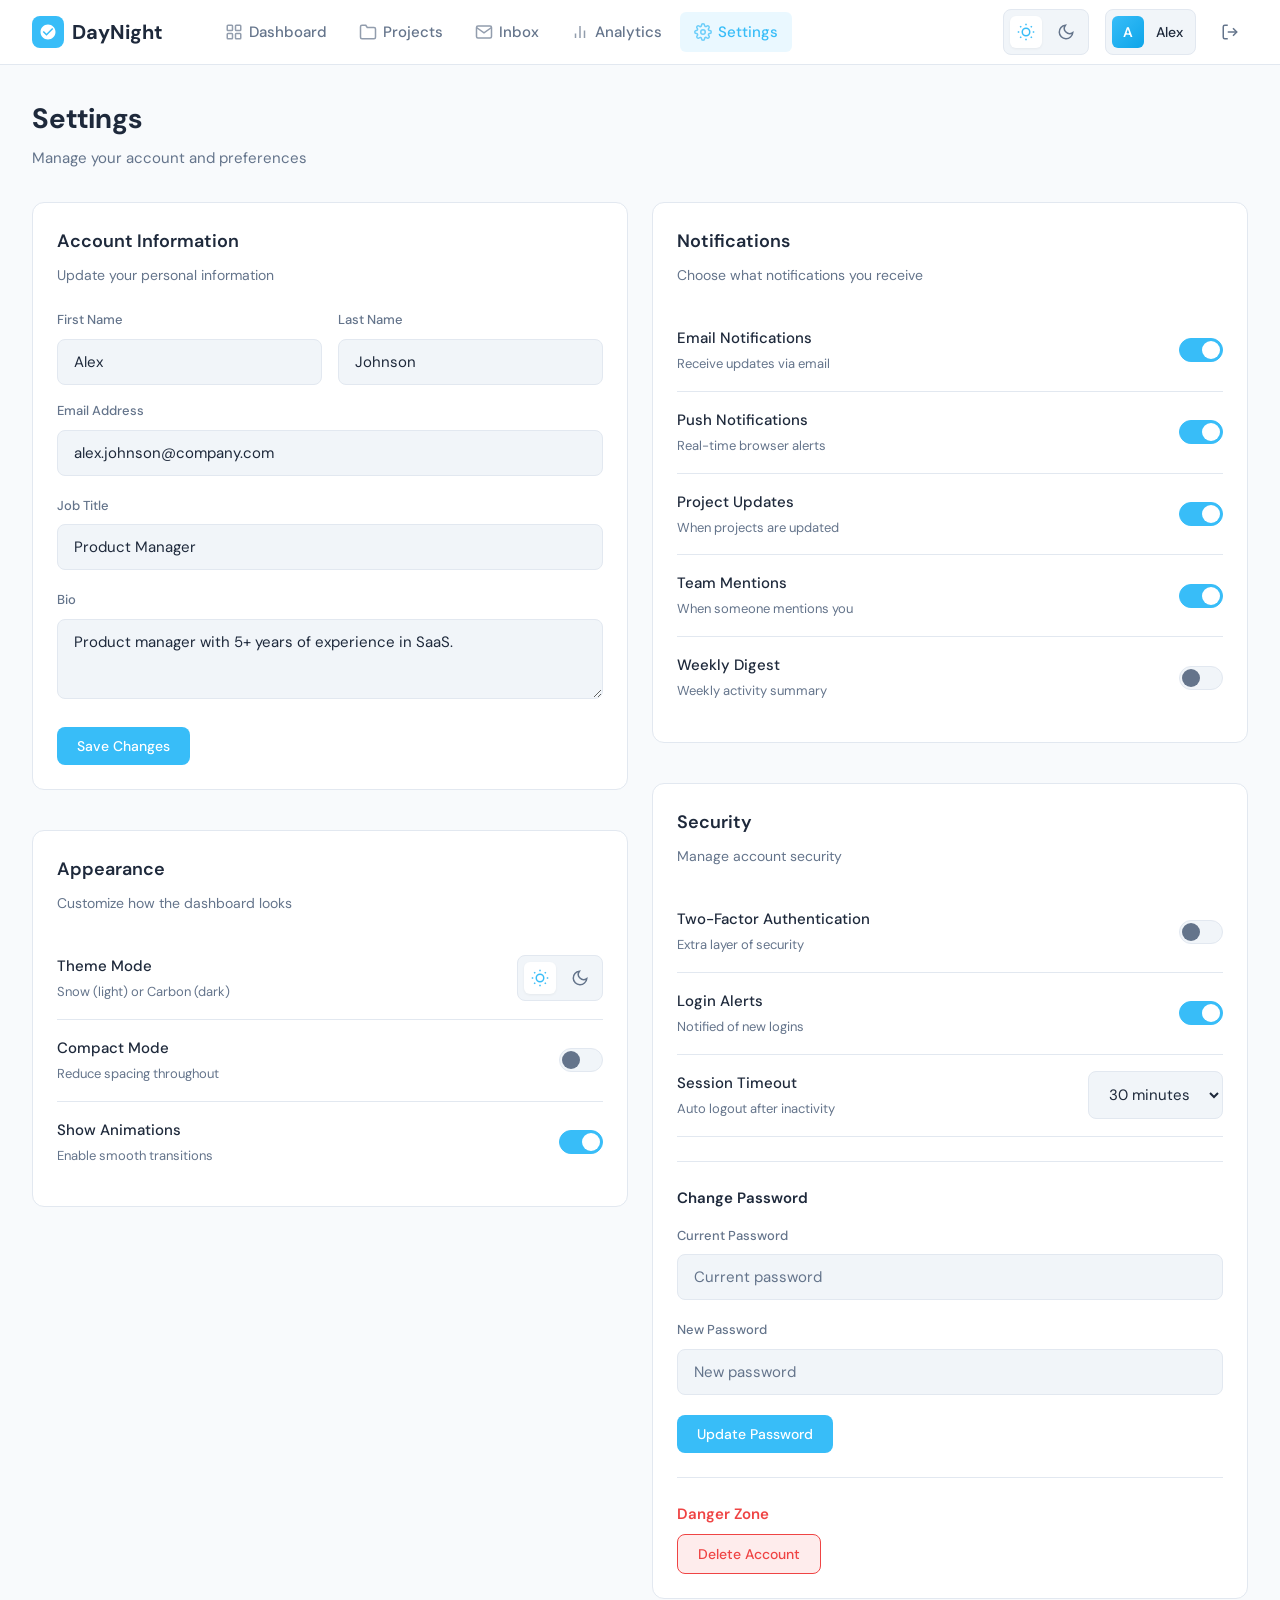
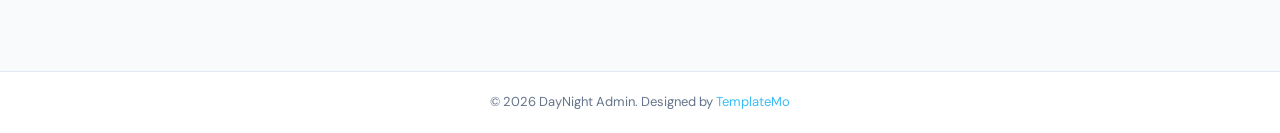
<file: settings.html>
<!DOCTYPE html>
<html lang="en">
<head>
    <meta charset="UTF-8">
    <meta name="viewport" content="width=device-width, initial-scale=1.0">
    <title>Settings - DayNight Admin</title>
    <script>if(localStorage.getItem("daynight-theme")==="carbon"){document.documentElement.classList.add("carbon");}</script>
    <link rel="stylesheet" href="templatemo-daynight-style.css">
    <!--

TemplateMo 608 DayNight Admin

https://templatemo.com/tm-608-daynight-admin

-->
</head>
<body>
    <!-- Mobile Menu Overlay -->
    <div class="mobile-menu-overlay"></div>
    
    <!-- Mobile Menu -->
    <div class="mobile-menu">
        <div class="mobile-menu-header">
            <a href="index.html" class="logo">
                <div class="logo-icon"><svg viewBox="0 0 24 24" fill="currentColor"><path d="M12 2C6.48 2 2 6.48 2 12s4.48 10 10 10 10-4.48 10-10S17.52 2 12 2zm-2 15l-5-5 1.41-1.41L10 14.17l7.59-7.59L19 8l-9 9z"/></svg></div>
                DayNight
            </a>
            <button class="mobile-menu-close" onclick="closeMobileMenu()"><svg viewBox="0 0 24 24" fill="none" stroke="currentColor" stroke-width="2"><line x1="18" y1="6" x2="6" y2="18"/><line x1="6" y1="6" x2="18" y2="18"/></svg></button>
        </div>
        <nav class="mobile-menu-nav">
            <a href="index.html"><svg viewBox="0 0 24 24" fill="none" stroke="currentColor" stroke-width="2"><rect x="3" y="3" width="7" height="7" rx="1"/><rect x="14" y="3" width="7" height="7" rx="1"/><rect x="3" y="14" width="7" height="7" rx="1"/><rect x="14" y="14" width="7" height="7" rx="1"/></svg>Dashboard</a>
            <a href="projects.html"><svg viewBox="0 0 24 24" fill="none" stroke="currentColor" stroke-width="2"><path d="M22 19a2 2 0 0 1-2 2H4a2 2 0 0 1-2-2V5a2 2 0 0 1 2-2h5l2 3h9a2 2 0 0 1 2 2z"/></svg>Projects</a>
            <a href="inbox.html"><svg viewBox="0 0 24 24" fill="none" stroke="currentColor" stroke-width="2"><path d="M4 4h16c1.1 0 2 .9 2 2v12c0 1.1-.9 2-2 2H4c-1.1 0-2-.9-2-2V6c0-1.1.9-2 2-2z"/><polyline points="22,6 12,13 2,6"/></svg>Inbox</a>
            <a href="analytics.html"><svg viewBox="0 0 24 24" fill="none" stroke="currentColor" stroke-width="2"><line x1="18" y1="20" x2="18" y2="10"/><line x1="12" y1="20" x2="12" y2="4"/><line x1="6" y1="20" x2="6" y2="14"/></svg>Analytics</a>
            <a href="settings.html" class="active"><svg viewBox="0 0 24 24" fill="none" stroke="currentColor" stroke-width="2"><circle cx="12" cy="12" r="3"/><path d="M19.4 15a1.65 1.65 0 0 0 .33 1.82l.06.06a2 2 0 0 1 0 2.83 2 2 0 0 1-2.83 0l-.06-.06a1.65 1.65 0 0 0-1.82-.33 1.65 1.65 0 0 0-1 1.51V21a2 2 0 0 1-2 2 2 2 0 0 1-2-2v-.09A1.65 1.65 0 0 0 9 19.4a1.65 1.65 0 0 0-1.82.33l-.06.06a2 2 0 0 1-2.83 0 2 2 0 0 1 0-2.83l.06-.06a1.65 1.65 0 0 0 .33-1.82 1.65 1.65 0 0 0-1.51-1H3a2 2 0 0 1-2-2 2 2 0 0 1 2-2h.09A1.65 1.65 0 0 0 4.6 9a1.65 1.65 0 0 0-.33-1.82l-.06-.06a2 2 0 0 1 0-2.83 2 2 0 0 1 2.83 0l.06.06a1.65 1.65 0 0 0 1.82.33H9a1.65 1.65 0 0 0 1-1.51V3a2 2 0 0 1 2-2 2 2 0 0 1 2 2v.09a1.65 1.65 0 0 0 1 1.51 1.65 1.65 0 0 0 1.82-.33l.06-.06a2 2 0 0 1 2.83 0 2 2 0 0 1 0 2.83l-.06.06a1.65 1.65 0 0 0-.33 1.82V9a1.65 1.65 0 0 0 1.51 1H21a2 2 0 0 1 2 2 2 2 0 0 1-2 2h-.09a1.65 1.65 0 0 0-1.51 1z"/></svg>Settings</a>
        </nav>
        <div class="mobile-menu-footer"><a href="login.html" class="mobile-logout-btn"><svg viewBox="0 0 24 24" fill="none" stroke="currentColor" stroke-width="2"><path d="M9 21H5a2 2 0 0 1-2-2V5a2 2 0 0 1 2-2h4"/><polyline points="16 17 21 12 16 7"/><line x1="21" y1="12" x2="9" y2="12"/></svg>Logout</a>
            <div class="theme-toggle">
                <button class="theme-btn theme-btn-snow active" onclick="setTheme('snow')"><svg viewBox="0 0 24 24" fill="none" stroke="currentColor" stroke-width="2"><circle cx="12" cy="12" r="5"/><line x1="12" y1="1" x2="12" y2="3"/><line x1="12" y1="21" x2="12" y2="23"/><line x1="4.22" y1="4.22" x2="5.64" y2="5.64"/><line x1="18.36" y1="18.36" x2="19.78" y2="19.78"/><line x1="1" y1="12" x2="3" y2="12"/><line x1="21" y1="12" x2="23" y2="12"/><line x1="4.22" y1="19.78" x2="5.64" y2="18.36"/><line x1="18.36" y1="5.64" x2="19.78" y2="4.22"/></svg></button>
                <button class="theme-btn theme-btn-carbon" onclick="setTheme('carbon')"><svg viewBox="0 0 24 24" fill="none" stroke="currentColor" stroke-width="2"><path d="M21 12.79A9 9 0 1 1 11.21 3 7 7 0 0 0 21 12.79z"/></svg></button>
            </div>
        </div>
    </div>

    <div class="app-container">
        <!-- Top Navigation -->
        <nav class="top-nav">
            <div class="nav-container">
                <div class="nav-left">
                    <a href="index.html" class="logo"><div class="logo-icon"><svg viewBox="0 0 24 24" fill="currentColor"><path d="M12 2C6.48 2 2 6.48 2 12s4.48 10 10 10 10-4.48 10-10S17.52 2 12 2zm-2 15l-5-5 1.41-1.41L10 14.17l7.59-7.59L19 8l-9 9z"/></svg></div>DayNight</a>
                    <div class="nav-menu">
                        <div class="nav-item"><a href="index.html" class="nav-link"><svg viewBox="0 0 24 24" fill="none" stroke="currentColor" stroke-width="2"><rect x="3" y="3" width="7" height="7" rx="1"/><rect x="14" y="3" width="7" height="7" rx="1"/><rect x="3" y="14" width="7" height="7" rx="1"/><rect x="14" y="14" width="7" height="7" rx="1"/></svg>Dashboard</a></div>
                        <div class="nav-item"><a href="projects.html" class="nav-link"><svg viewBox="0 0 24 24" fill="none" stroke="currentColor" stroke-width="2"><path d="M22 19a2 2 0 0 1-2 2H4a2 2 0 0 1-2-2V5a2 2 0 0 1 2-2h5l2 3h9a2 2 0 0 1 2 2z"/></svg>Projects</a></div>
                        <div class="nav-item"><a href="inbox.html" class="nav-link"><svg viewBox="0 0 24 24" fill="none" stroke="currentColor" stroke-width="2"><path d="M4 4h16c1.1 0 2 .9 2 2v12c0 1.1-.9 2-2 2H4c-1.1 0-2-.9-2-2V6c0-1.1.9-2 2-2z"/><polyline points="22,6 12,13 2,6"/></svg>Inbox</a></div>
                        <div class="nav-item"><a href="analytics.html" class="nav-link"><svg viewBox="0 0 24 24" fill="none" stroke="currentColor" stroke-width="2"><line x1="18" y1="20" x2="18" y2="10"/><line x1="12" y1="20" x2="12" y2="4"/><line x1="6" y1="20" x2="6" y2="14"/></svg>Analytics</a></div>
                        <div class="nav-item"><a href="settings.html" class="nav-link active"><svg viewBox="0 0 24 24" fill="none" stroke="currentColor" stroke-width="2"><circle cx="12" cy="12" r="3"/><path d="M19.4 15a1.65 1.65 0 0 0 .33 1.82l.06.06a2 2 0 0 1 0 2.83 2 2 0 0 1-2.83 0l-.06-.06a1.65 1.65 0 0 0-1.82-.33 1.65 1.65 0 0 0-1 1.51V21a2 2 0 0 1-2 2 2 2 0 0 1-2-2v-.09A1.65 1.65 0 0 0 9 19.4a1.65 1.65 0 0 0-1.82.33l-.06.06a2 2 0 0 1-2.83 0 2 2 0 0 1 0-2.83l.06-.06a1.65 1.65 0 0 0 .33-1.82 1.65 1.65 0 0 0-1.51-1H3a2 2 0 0 1-2-2 2 2 0 0 1 2-2h.09A1.65 1.65 0 0 0 4.6 9a1.65 1.65 0 0 0-.33-1.82l-.06-.06a2 2 0 0 1 0-2.83 2 2 0 0 1 2.83 0l.06.06a1.65 1.65 0 0 0 1.82.33H9a1.65 1.65 0 0 0 1-1.51V3a2 2 0 0 1 2-2 2 2 0 0 1 2 2v.09a1.65 1.65 0 0 0 1 1.51 1.65 1.65 0 0 0 1.82-.33l.06-.06a2 2 0 0 1 2.83 0 2 2 0 0 1 0 2.83l-.06.06a1.65 1.65 0 0 0-.33 1.82V9a1.65 1.65 0 0 0 1.51 1H21a2 2 0 0 1 2 2 2 2 0 0 1-2 2h-.09a1.65 1.65 0 0 0-1.51 1z"/></svg>Settings</a></div>
                    </div>
                </div>
                <div class="nav-right">
                    <div class="theme-toggle">
                        <button class="theme-btn theme-btn-snow active" onclick="setTheme('snow')"><svg viewBox="0 0 24 24" fill="none" stroke="currentColor" stroke-width="2"><circle cx="12" cy="12" r="5"/><line x1="12" y1="1" x2="12" y2="3"/><line x1="12" y1="21" x2="12" y2="23"/><line x1="4.22" y1="4.22" x2="5.64" y2="5.64"/><line x1="18.36" y1="18.36" x2="19.78" y2="19.78"/><line x1="1" y1="12" x2="3" y2="12"/><line x1="21" y1="12" x2="23" y2="12"/><line x1="4.22" y1="19.78" x2="5.64" y2="18.36"/><line x1="18.36" y1="5.64" x2="19.78" y2="4.22"/></svg></button>
                        <button class="theme-btn theme-btn-carbon" onclick="setTheme('carbon')"><svg viewBox="0 0 24 24" fill="none" stroke="currentColor" stroke-width="2"><path d="M21 12.79A9 9 0 1 1 11.21 3 7 7 0 0 0 21 12.79z"/></svg></button>
                    </div>
                    <button class="user-menu"><div class="user-avatar">A</div><span class="user-name">Alex</span></button><a href="login.html" class="btn-logout" title="Logout"><svg viewBox="0 0 24 24" fill="none" stroke="currentColor" stroke-width="2"><path d="M9 21H5a2 2 0 0 1-2-2V5a2 2 0 0 1 2-2h4"/><polyline points="16 17 21 12 16 7"/><line x1="21" y1="12" x2="9" y2="12"/></svg></a>
                    <button class="mobile-menu-btn" onclick="toggleMobileMenu()"><svg viewBox="0 0 24 24" fill="none" stroke="currentColor" stroke-width="2"><line x1="3" y1="12" x2="21" y2="12"/><line x1="3" y1="6" x2="21" y2="6"/><line x1="3" y1="18" x2="21" y2="18"/></svg></button>
                </div>
            </div>
        </nav>

        <!-- Main Content -->
        <main class="main-content">
            <div class="page-header">
                <h1 class="greeting">Settings</h1>
                <p class="greeting-sub">Manage your account and preferences</p>
            </div>

            <!-- Two Column Settings Layout -->
            <div class="settings-grid">
                <!-- Left Column: Account & Appearance -->
                <div>
                    <section class="settings-section">
                        <div class="card">
                            <h2 class="settings-title">Account Information</h2>
                            <p class="settings-desc">Update your personal information</p>
                            <div style="display: grid; grid-template-columns: 1fr 1fr; gap: 1rem; margin-bottom: 1rem;">
                                <div class="form-group" style="margin-bottom: 0;"><label class="form-label">First Name</label><input type="text" class="form-input" value="Alex"></div>
                                <div class="form-group" style="margin-bottom: 0;"><label class="form-label">Last Name</label><input type="text" class="form-input" value="Johnson"></div>
                            </div>
                            <div class="form-group"><label class="form-label">Email Address</label><input type="email" class="form-input" value="alex.johnson@company.com"></div>
                            <div class="form-group"><label class="form-label">Job Title</label><input type="text" class="form-input" value="Product Manager"></div>
                            <div class="form-group" style="margin-bottom: 0;"><label class="form-label">Bio</label><textarea class="form-input" style="min-height: 80px; resize: vertical;">Product manager with 5+ years of experience in SaaS.</textarea></div>
                            <div style="margin-top: 1.25rem;"><button class="btn btn-primary">Save Changes</button></div>
                        </div>
                    </section>

                    <section class="settings-section">
                        <div class="card">
                            <h2 class="settings-title">Appearance</h2>
                            <p class="settings-desc">Customize how the dashboard looks</p>
                            <div class="settings-row">
                                <div class="settings-row-info"><div class="settings-row-label">Theme Mode</div><div class="settings-row-desc">Snow (light) or Carbon (dark)</div></div>
                                <div class="theme-toggle">
                                    <button class="theme-btn theme-btn-snow active" onclick="setTheme('snow')"><svg viewBox="0 0 24 24" fill="none" stroke="currentColor" stroke-width="2"><circle cx="12" cy="12" r="5"/><line x1="12" y1="1" x2="12" y2="3"/><line x1="12" y1="21" x2="12" y2="23"/><line x1="4.22" y1="4.22" x2="5.64" y2="5.64"/><line x1="18.36" y1="18.36" x2="19.78" y2="19.78"/><line x1="1" y1="12" x2="3" y2="12"/><line x1="21" y1="12" x2="23" y2="12"/><line x1="4.22" y1="19.78" x2="5.64" y2="18.36"/><line x1="18.36" y1="5.64" x2="19.78" y2="4.22"/></svg></button>
                                    <button class="theme-btn theme-btn-carbon" onclick="setTheme('carbon')"><svg viewBox="0 0 24 24" fill="none" stroke="currentColor" stroke-width="2"><path d="M21 12.79A9 9 0 1 1 11.21 3 7 7 0 0 0 21 12.79z"/></svg></button>
                                </div>
                            </div>
                            <div class="settings-row"><div class="settings-row-info"><div class="settings-row-label">Compact Mode</div><div class="settings-row-desc">Reduce spacing throughout</div></div><label class="toggle"><input type="checkbox" id="compact-mode"><span class="toggle-slider"></span></label></div>
                            <div class="settings-row"><div class="settings-row-info"><div class="settings-row-label">Show Animations</div><div class="settings-row-desc">Enable smooth transitions</div></div><label class="toggle"><input type="checkbox" id="animations" checked><span class="toggle-slider"></span></label></div>
                        </div>
                    </section>
                </div>

                <!-- Right Column: Notifications & Security -->
                <div>
                    <section class="settings-section">
                        <div class="card">
                            <h2 class="settings-title">Notifications</h2>
                            <p class="settings-desc">Choose what notifications you receive</p>
                            <div class="settings-row"><div class="settings-row-info"><div class="settings-row-label">Email Notifications</div><div class="settings-row-desc">Receive updates via email</div></div><label class="toggle"><input type="checkbox" id="email-notif" checked><span class="toggle-slider"></span></label></div>
                            <div class="settings-row"><div class="settings-row-info"><div class="settings-row-label">Push Notifications</div><div class="settings-row-desc">Real-time browser alerts</div></div><label class="toggle"><input type="checkbox" id="push-notif" checked><span class="toggle-slider"></span></label></div>
                            <div class="settings-row"><div class="settings-row-info"><div class="settings-row-label">Project Updates</div><div class="settings-row-desc">When projects are updated</div></div><label class="toggle"><input type="checkbox" id="project-notif" checked><span class="toggle-slider"></span></label></div>
                            <div class="settings-row"><div class="settings-row-info"><div class="settings-row-label">Team Mentions</div><div class="settings-row-desc">When someone mentions you</div></div><label class="toggle"><input type="checkbox" id="mention-notif" checked><span class="toggle-slider"></span></label></div>
                            <div class="settings-row"><div class="settings-row-info"><div class="settings-row-label">Weekly Digest</div><div class="settings-row-desc">Weekly activity summary</div></div><label class="toggle"><input type="checkbox" id="digest-notif"><span class="toggle-slider"></span></label></div>
                        </div>
                    </section>

                    <section class="settings-section">
                        <div class="card">
                            <h2 class="settings-title">Security</h2>
                            <p class="settings-desc">Manage account security</p>
                            <div class="settings-row"><div class="settings-row-info"><div class="settings-row-label">Two-Factor Authentication</div><div class="settings-row-desc">Extra layer of security</div></div><label class="toggle"><input type="checkbox" id="two-factor"><span class="toggle-slider"></span></label></div>
                            <div class="settings-row"><div class="settings-row-info"><div class="settings-row-label">Login Alerts</div><div class="settings-row-desc">Notified of new logins</div></div><label class="toggle"><input type="checkbox" id="login-alerts" checked><span class="toggle-slider"></span></label></div>
                            <div class="settings-row"><div class="settings-row-info"><div class="settings-row-label">Session Timeout</div><div class="settings-row-desc">Auto logout after inactivity</div></div><select class="form-input" style="width: auto; min-width: 130px;"><option>15 minutes</option><option selected>30 minutes</option><option>1 hour</option><option>Never</option></select></div>
                            <div style="margin-top: 1.5rem; padding-top: 1.5rem; border-top: 1px solid var(--border-color);">
                                <h3 style="font-size: 0.9375rem; font-weight: 600; color: var(--text-primary); margin-bottom: 1rem;">Change Password</h3>
                                <div class="form-group"><label class="form-label">Current Password</label><input type="password" class="form-input" placeholder="Current password"></div>
                                <div class="form-group"><label class="form-label">New Password</label><input type="password" class="form-input" placeholder="New password"></div>
                                <button class="btn btn-primary">Update Password</button>
                            </div>
                            <div style="margin-top: 1.5rem; padding-top: 1.5rem; border-top: 1px solid var(--border-color);">
                                <h3 style="font-size: 0.9375rem; font-weight: 600; color: var(--danger); margin-bottom: 0.5rem;">Danger Zone</h3>
                                <button class="btn" style="background: rgba(239, 68, 68, 0.1); color: var(--danger); border: 1px solid var(--danger);">Delete Account</button>
                            </div>
                        </div>
                    </section>
                </div>
            </div>
        </main>

        <footer class="footer"><p>&copy; 2026 DayNight Admin. Designed by <a href="https://www.templatemo.com" target="_blank" rel="nofollow">TemplateMo</a></p></footer>
    </div>
    <script src="templatemo-daynight-script.js"></script>
</body>
</html>
</file>
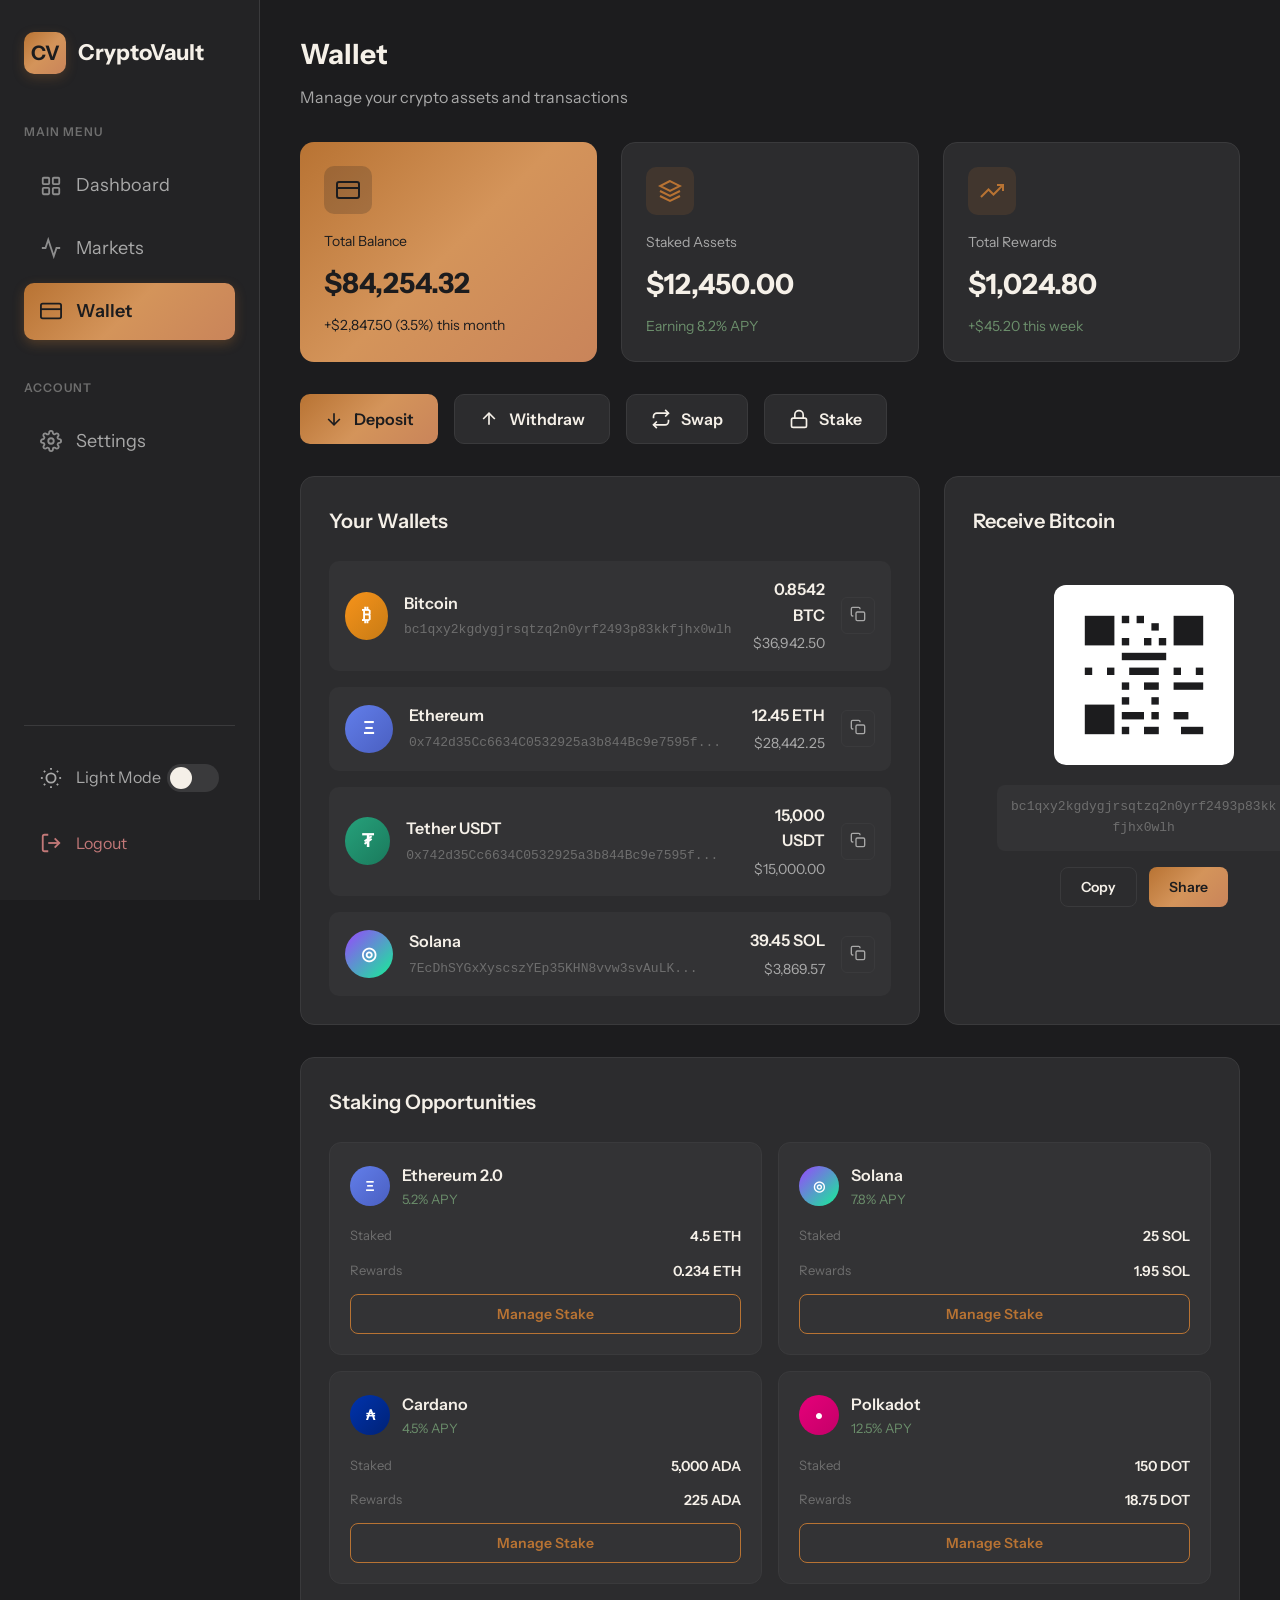
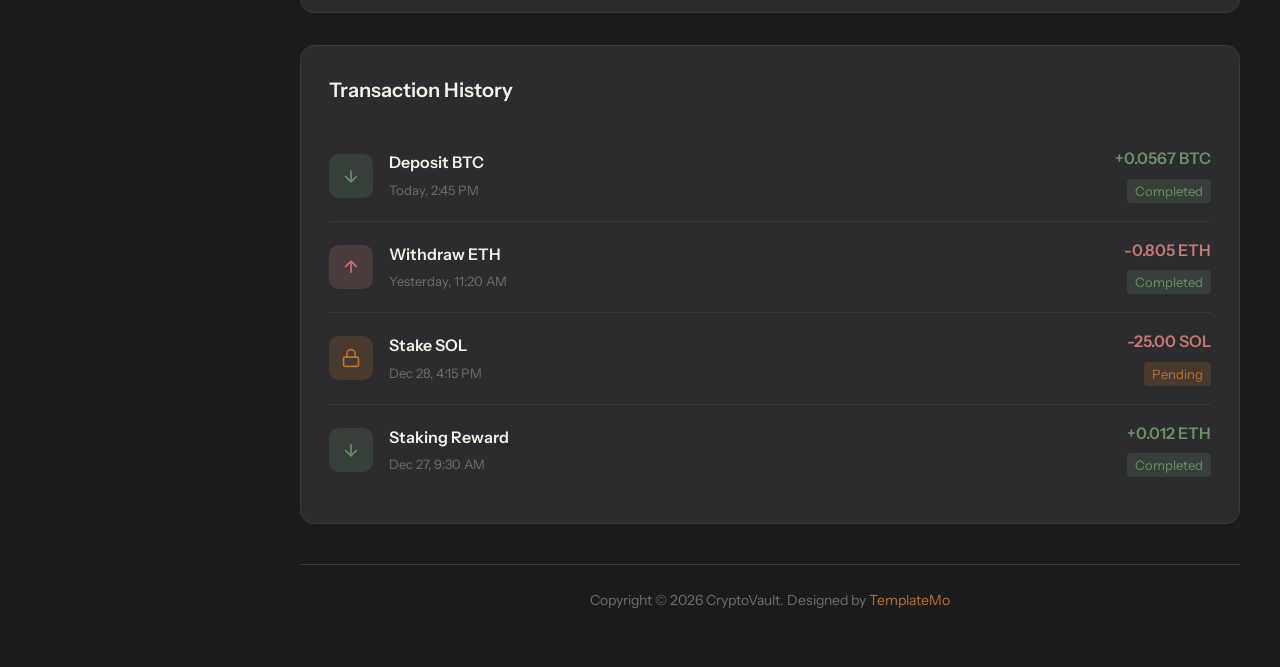
<file: wallet.html>
<!DOCTYPE html>
<html lang="en" data-theme="dark">
<head>
    <meta charset="UTF-8">
    <meta name="viewport" content="width=device-width, initial-scale=1.0">
    <title>Wallet - CryptoVault</title>
    <script>
        // Load theme immediately to prevent flash
        (function() {
            const savedTheme = localStorage.getItem('theme') || 'dark';
            document.documentElement.setAttribute('data-theme', savedTheme);
        })();
    </script>
    <link rel="preconnect" href="https://fonts.googleapis.com">
    <link rel="preconnect" href="https://fonts.gstatic.com" crossorigin>
    <link href="https://fonts.googleapis.com/css2?family=Instrument+Sans:wght@400;500;600;700&display=swap" rel="stylesheet">
    <link rel="stylesheet" href="css/templatemo-crypto-style.css">
    <link rel="stylesheet" href="css/templatemo-crypto-pages.css">
    <!--

TemplateMo 609 Crypto Vault

https://templatemo.com/tm-609-crypto-vault

-->
</head>
<body>
    <!-- Mobile Menu Toggle -->
    <button class="mobile-menu-toggle" id="mobileMenuToggle" aria-label="Toggle menu">
        <div class="hamburger">
            <span></span>
            <span></span>
            <span></span>
        </div>
    </button>

    <!-- Sidebar Overlay -->
    <div class="sidebar-overlay" id="sidebarOverlay"></div>

    <div class="dashboard">
        <!-- Sidebar -->
        <aside class="sidebar" id="sidebar">
            <div class="logo">
                <div class="logo-icon">CV</div>
                <span class="logo-text">CryptoVault</span>
            </div>

            <nav class="nav-section">
                <div class="nav-label">Main Menu</div>
                <a href="index.html" class="nav-item">
                    <svg class="nav-icon" viewBox="0 0 24 24" fill="none" stroke="currentColor" stroke-width="2">
                        <rect x="3" y="3" width="7" height="7" rx="1"/>
                        <rect x="14" y="3" width="7" height="7" rx="1"/>
                        <rect x="3" y="14" width="7" height="7" rx="1"/>
                        <rect x="14" y="14" width="7" height="7" rx="1"/>
                    </svg>
                    Dashboard
                </a>
                <a href="markets.html" class="nav-item">
                    <svg class="nav-icon" viewBox="0 0 24 24" fill="none" stroke="currentColor" stroke-width="2">
                        <polyline points="22 12 18 12 15 21 9 3 6 12 2 12"/>
                    </svg>
                    Markets
                </a>
                <a href="wallet.html" class="nav-item active">
                    <svg class="nav-icon" viewBox="0 0 24 24" fill="none" stroke="currentColor" stroke-width="2">
                        <rect x="1" y="4" width="22" height="16" rx="2" ry="2"/>
                        <line x1="1" y1="10" x2="23" y2="10"/>
                    </svg>
                    Wallet
                </a>
            </nav>

            <nav class="nav-section">
                <div class="nav-label">Account</div>
                <a href="settings.html" class="nav-item">
                    <svg class="nav-icon" viewBox="0 0 24 24" fill="none" stroke="currentColor" stroke-width="2">
                        <circle cx="12" cy="12" r="3"/>
                        <path d="M19.4 15a1.65 1.65 0 00.33 1.82l.06.06a2 2 0 010 2.83 2 2 0 01-2.83 0l-.06-.06a1.65 1.65 0 00-1.82-.33 1.65 1.65 0 00-1 1.51V21a2 2 0 01-2 2 2 2 0 01-2-2v-.09A1.65 1.65 0 009 19.4a1.65 1.65 0 00-1.82.33l-.06.06a2 2 0 01-2.83 0 2 2 0 010-2.83l.06-.06a1.65 1.65 0 00.33-1.82 1.65 1.65 0 00-1.51-1H3a2 2 0 01-2-2 2 2 0 012-2h.09A1.65 1.65 0 004.6 9a1.65 1.65 0 00-.33-1.82l-.06-.06a2 2 0 010-2.83 2 2 0 012.83 0l.06.06a1.65 1.65 0 001.82.33H9a1.65 1.65 0 001-1.51V3a2 2 0 012-2 2 2 0 012 2v.09a1.65 1.65 0 001 1.51 1.65 1.65 0 001.82-.33l.06-.06a2 2 0 012.83 0 2 2 0 010 2.83l-.06.06a1.65 1.65 0 00-.33 1.82V9a1.65 1.65 0 001.51 1H21a2 2 0 012 2 2 2 0 01-2 2h-.09a1.65 1.65 0 00-1.51 1z"/>
                    </svg>
                    Settings
                </a>
            </nav>

            <div class="sidebar-footer">
                <div class="theme-toggle">
                    <div class="theme-toggle-label">
                        <svg width="22" height="22" viewBox="0 0 24 24" fill="none" stroke="currentColor" stroke-width="2">
                            <circle cx="12" cy="12" r="5"/>
                            <line x1="12" y1="1" x2="12" y2="3"/>
                            <line x1="12" y1="21" x2="12" y2="23"/>
                            <line x1="4.22" y1="4.22" x2="5.64" y2="5.64"/>
                            <line x1="18.36" y1="18.36" x2="19.78" y2="19.78"/>
                            <line x1="1" y1="12" x2="3" y2="12"/>
                            <line x1="21" y1="12" x2="23" y2="12"/>
                            <line x1="4.22" y1="19.78" x2="5.64" y2="18.36"/>
                            <line x1="18.36" y1="5.64" x2="19.78" y2="4.22"/>
                        </svg>
                        Light Mode
                    </div>
                    <div class="theme-switch" id="themeSwitch"></div>
                </div>
                <button class="logout-btn" onclick="window.location.href='login.html'">
                    <svg viewBox="0 0 24 24" fill="none" stroke="currentColor" stroke-width="2">
                        <path d="M9 21H5a2 2 0 01-2-2V5a2 2 0 012-2h4"/>
                        <polyline points="16 17 21 12 16 7"/>
                        <line x1="21" y1="12" x2="9" y2="12"/>
                    </svg>
                    Logout
                </button>
            </div>
        </aside>

        <!-- Main Content -->
        <main class="main-content">
            <div class="page-header">
                <h1>Wallet</h1>
                <p>Manage your crypto assets and transactions</p>
            </div>

            <!-- Balance Cards -->
            <div class="balance-cards">
                <div class="balance-card primary">
                    <div class="balance-icon">
                        <svg width="24" height="24" viewBox="0 0 24 24" fill="none" stroke="#1c1c1e" stroke-width="2">
                            <rect x="1" y="4" width="22" height="16" rx="2" ry="2"/>
                            <line x1="1" y1="10" x2="23" y2="10"/>
                        </svg>
                    </div>
                    <div class="balance-label">Total Balance</div>
                    <div class="balance-value">$84,254.32</div>
                    <div class="balance-change">+$2,847.50 (3.5%) this month</div>
                </div>
                <div class="balance-card">
                    <div class="balance-icon">
                        <svg width="24" height="24" viewBox="0 0 24 24" fill="none" stroke="#b87333" stroke-width="2">
                            <path d="M12 2L2 7l10 5 10-5-10-5z"/>
                            <path d="M2 17l10 5 10-5"/>
                            <path d="M2 12l10 5 10-5"/>
                        </svg>
                    </div>
                    <div class="balance-label">Staked Assets</div>
                    <div class="balance-value">$12,450.00</div>
                    <div class="balance-change">Earning 8.2% APY</div>
                </div>
                <div class="balance-card">
                    <div class="balance-icon">
                        <svg width="24" height="24" viewBox="0 0 24 24" fill="none" stroke="#b87333" stroke-width="2">
                            <polyline points="23 6 13.5 15.5 8.5 10.5 1 18"/>
                            <polyline points="17 6 23 6 23 12"/>
                        </svg>
                    </div>
                    <div class="balance-label">Total Rewards</div>
                    <div class="balance-value">$1,024.80</div>
                    <div class="balance-change">+$45.20 this week</div>
                </div>
            </div>

            <!-- Action Buttons -->
            <div class="action-buttons">
                <button class="action-btn primary">
                    <svg width="20" height="20" viewBox="0 0 24 24" fill="none" stroke="currentColor" stroke-width="2">
                        <polyline points="19 12 12 19 5 12"/>
                        <line x1="12" y1="5" x2="12" y2="19"/>
                    </svg>
                    Deposit
                </button>
                <button class="action-btn">
                    <svg width="20" height="20" viewBox="0 0 24 24" fill="none" stroke="currentColor" stroke-width="2">
                        <polyline points="5 12 12 5 19 12"/>
                        <line x1="12" y1="19" x2="12" y2="5"/>
                    </svg>
                    Withdraw
                </button>
                <button class="action-btn">
                    <svg width="20" height="20" viewBox="0 0 24 24" fill="none" stroke="currentColor" stroke-width="2">
                        <polyline points="17 1 21 5 17 9"/>
                        <path d="M3 11V9a4 4 0 014-4h14"/>
                        <polyline points="7 23 3 19 7 15"/>
                        <path d="M21 13v2a4 4 0 01-4 4H3"/>
                    </svg>
                    Swap
                </button>
                <button class="action-btn">
                    <svg width="20" height="20" viewBox="0 0 24 24" fill="none" stroke="currentColor" stroke-width="2">
                        <rect x="3" y="11" width="18" height="11" rx="2" ry="2"/>
                        <path d="M7 11V7a5 5 0 0110 0v4"/>
                    </svg>
                    Stake
                </button>
            </div>

            <!-- Content Grid -->
            <div class="content-grid">
                <!-- Wallet Addresses -->
                <div class="card">
                    <div class="card-header">
                        <h2 class="card-title">Your Wallets</h2>
                    </div>
                    <div class="wallet-list">
                        <div class="wallet-item">
                            <div class="wallet-icon btc">₿</div>
                            <div class="wallet-info">
                                <div class="wallet-name">Bitcoin</div>
                                <div class="wallet-address">bc1qxy2kgdygjrsqtzq2n0yrf2493p83kkfjhx0wlh</div>
                            </div>
                            <div class="wallet-balance">
                                <div class="wallet-amount">0.8542 BTC</div>
                                <div class="wallet-usd">$36,942.50</div>
                            </div>
                            <button class="copy-btn">
                                <svg width="16" height="16" viewBox="0 0 24 24" fill="none" stroke="currentColor" stroke-width="2">
                                    <rect x="9" y="9" width="13" height="13" rx="2" ry="2"/>
                                    <path d="M5 15H4a2 2 0 01-2-2V4a2 2 0 012-2h9a2 2 0 012 2v1"/>
                                </svg>
                            </button>
                        </div>
                        <div class="wallet-item">
                            <div class="wallet-icon eth">Ξ</div>
                            <div class="wallet-info">
                                <div class="wallet-name">Ethereum</div>
                                <div class="wallet-address">0x742d35Cc6634C0532925a3b844Bc9e7595f...</div>
                            </div>
                            <div class="wallet-balance">
                                <div class="wallet-amount">12.45 ETH</div>
                                <div class="wallet-usd">$28,442.25</div>
                            </div>
                            <button class="copy-btn">
                                <svg width="16" height="16" viewBox="0 0 24 24" fill="none" stroke="currentColor" stroke-width="2">
                                    <rect x="9" y="9" width="13" height="13" rx="2" ry="2"/>
                                    <path d="M5 15H4a2 2 0 01-2-2V4a2 2 0 012-2h9a2 2 0 012 2v1"/>
                                </svg>
                            </button>
                        </div>
                        <div class="wallet-item">
                            <div class="wallet-icon usdt">₮</div>
                            <div class="wallet-info">
                                <div class="wallet-name">Tether USDT</div>
                                <div class="wallet-address">0x742d35Cc6634C0532925a3b844Bc9e7595f...</div>
                            </div>
                            <div class="wallet-balance">
                                <div class="wallet-amount">15,000 USDT</div>
                                <div class="wallet-usd">$15,000.00</div>
                            </div>
                            <button class="copy-btn">
                                <svg width="16" height="16" viewBox="0 0 24 24" fill="none" stroke="currentColor" stroke-width="2">
                                    <rect x="9" y="9" width="13" height="13" rx="2" ry="2"/>
                                    <path d="M5 15H4a2 2 0 01-2-2V4a2 2 0 012-2h9a2 2 0 012 2v1"/>
                                </svg>
                            </button>
                        </div>
                        <div class="wallet-item">
                            <div class="wallet-icon sol">◎</div>
                            <div class="wallet-info">
                                <div class="wallet-name">Solana</div>
                                <div class="wallet-address">7EcDhSYGxXyscszYEp35KHN8vvw3svAuLK...</div>
                            </div>
                            <div class="wallet-balance">
                                <div class="wallet-amount">39.45 SOL</div>
                                <div class="wallet-usd">$3,869.57</div>
                            </div>
                            <button class="copy-btn">
                                <svg width="16" height="16" viewBox="0 0 24 24" fill="none" stroke="currentColor" stroke-width="2">
                                    <rect x="9" y="9" width="13" height="13" rx="2" ry="2"/>
                                    <path d="M5 15H4a2 2 0 01-2-2V4a2 2 0 012-2h9a2 2 0 012 2v1"/>
                                </svg>
                            </button>
                        </div>
                    </div>
                </div>

                <!-- Deposit QR -->
                <div class="card">
                    <div class="card-header">
                        <h2 class="card-title">Receive Bitcoin</h2>
                    </div>
                    <div class="qr-section">
                        <div class="qr-code">
                            <svg viewBox="0 0 100 100">
                                <rect x="10" y="10" width="20" height="20" fill="#1c1c1e"/>
                                <rect x="70" y="10" width="20" height="20" fill="#1c1c1e"/>
                                <rect x="10" y="70" width="20" height="20" fill="#1c1c1e"/>
                                <rect x="35" y="10" width="5" height="5" fill="#1c1c1e"/>
                                <rect x="45" y="10" width="5" height="5" fill="#1c1c1e"/>
                                <rect x="55" y="15" width="5" height="5" fill="#1c1c1e"/>
                                <rect x="35" y="25" width="5" height="5" fill="#1c1c1e"/>
                                <rect x="50" y="25" width="5" height="5" fill="#1c1c1e"/>
                                <rect x="60" y="25" width="5" height="5" fill="#1c1c1e"/>
                                <rect x="35" y="35" width="30" height="5" fill="#1c1c1e"/>
                                <rect x="10" y="45" width="5" height="5" fill="#1c1c1e"/>
                                <rect x="25" y="45" width="5" height="5" fill="#1c1c1e"/>
                                <rect x="40" y="45" width="20" height="5" fill="#1c1c1e"/>
                                <rect x="70" y="45" width="5" height="5" fill="#1c1c1e"/>
                                <rect x="85" y="45" width="5" height="5" fill="#1c1c1e"/>
                                <rect x="35" y="55" width="5" height="5" fill="#1c1c1e"/>
                                <rect x="50" y="55" width="10" height="5" fill="#1c1c1e"/>
                                <rect x="70" y="55" width="20" height="5" fill="#1c1c1e"/>
                                <rect x="35" y="65" width="5" height="5" fill="#1c1c1e"/>
                                <rect x="55" y="65" width="5" height="5" fill="#1c1c1e"/>
                                <rect x="35" y="75" width="15" height="5" fill="#1c1c1e"/>
                                <rect x="55" y="75" width="5" height="5" fill="#1c1c1e"/>
                                <rect x="70" y="75" width="10" height="5" fill="#1c1c1e"/>
                                <rect x="35" y="85" width="5" height="5" fill="#1c1c1e"/>
                                <rect x="50" y="85" width="10" height="5" fill="#1c1c1e"/>
                                <rect x="75" y="85" width="15" height="5" fill="#1c1c1e"/>
                            </svg>
                        </div>
                        <div class="qr-address">bc1qxy2kgdygjrsqtzq2n0yrf2493p83kkfjhx0wlh</div>
                        <div class="qr-actions">
                            <button class="qr-btn">Copy</button>
                            <button class="qr-btn primary">Share</button>
                        </div>
                    </div>
                </div>
            </div>

            <!-- Staking Section -->
            <div class="card" style="margin-bottom: 32px;">
                <div class="card-header">
                    <h2 class="card-title">Staking Opportunities</h2>
                </div>
                <div class="staking-grid">
                    <div class="staking-card">
                        <div class="staking-header">
                            <div class="staking-icon" style="background: linear-gradient(135deg, #627eea, #4a5fc1);">Ξ</div>
                            <div>
                                <div class="staking-name">Ethereum 2.0</div>
                                <div class="staking-apy">5.2% APY</div>
                            </div>
                        </div>
                        <div class="staking-details">
                            <span class="staking-label">Staked</span>
                            <span class="staking-value">4.5 ETH</span>
                        </div>
                        <div class="staking-details">
                            <span class="staking-label">Rewards</span>
                            <span class="staking-value">0.234 ETH</span>
                        </div>
                        <button class="staking-btn">Manage Stake</button>
                    </div>
                    <div class="staking-card">
                        <div class="staking-header">
                            <div class="staking-icon" style="background: linear-gradient(135deg, #9945ff, #14f195);">◎</div>
                            <div>
                                <div class="staking-name">Solana</div>
                                <div class="staking-apy">7.8% APY</div>
                            </div>
                        </div>
                        <div class="staking-details">
                            <span class="staking-label">Staked</span>
                            <span class="staking-value">25 SOL</span>
                        </div>
                        <div class="staking-details">
                            <span class="staking-label">Rewards</span>
                            <span class="staking-value">1.95 SOL</span>
                        </div>
                        <button class="staking-btn">Manage Stake</button>
                    </div>
                    <div class="staking-card">
                        <div class="staking-header">
                            <div class="staking-icon" style="background: linear-gradient(135deg, #0033ad, #002276);">₳</div>
                            <div>
                                <div class="staking-name">Cardano</div>
                                <div class="staking-apy">4.5% APY</div>
                            </div>
                        </div>
                        <div class="staking-details">
                            <span class="staking-label">Staked</span>
                            <span class="staking-value">5,000 ADA</span>
                        </div>
                        <div class="staking-details">
                            <span class="staking-label">Rewards</span>
                            <span class="staking-value">225 ADA</span>
                        </div>
                        <button class="staking-btn">Manage Stake</button>
                    </div>
                    <div class="staking-card">
                        <div class="staking-header">
                            <div class="staking-icon" style="background: linear-gradient(135deg, #e6007a, #c40068);">●</div>
                            <div>
                                <div class="staking-name">Polkadot</div>
                                <div class="staking-apy">12.5% APY</div>
                            </div>
                        </div>
                        <div class="staking-details">
                            <span class="staking-label">Staked</span>
                            <span class="staking-value">150 DOT</span>
                        </div>
                        <div class="staking-details">
                            <span class="staking-label">Rewards</span>
                            <span class="staking-value">18.75 DOT</span>
                        </div>
                        <button class="staking-btn">Manage Stake</button>
                    </div>
                </div>
            </div>

            <!-- Transaction History -->
            <div class="card">
                <div class="card-header">
                    <h2 class="card-title">Transaction History</h2>
                </div>
                <div class="transaction-list">
                    <div class="transaction-item">
                        <div class="transaction-icon deposit">
                            <svg width="20" height="20" viewBox="0 0 24 24" fill="none" stroke="#6b8e6b" stroke-width="2">
                                <polyline points="19 12 12 19 5 12"/>
                                <line x1="12" y1="5" x2="12" y2="19"/>
                            </svg>
                        </div>
                        <div class="transaction-info">
                            <div class="transaction-type">Deposit BTC</div>
                            <div class="transaction-date">Today, 2:45 PM</div>
                        </div>
                        <div class="transaction-amount">
                            <div class="transaction-value positive">+0.0567 BTC</div>
                            <span class="transaction-status completed">Completed</span>
                        </div>
                    </div>
                    <div class="transaction-item">
                        <div class="transaction-icon withdraw">
                            <svg width="20" height="20" viewBox="0 0 24 24" fill="none" stroke="#c27878" stroke-width="2">
                                <polyline points="5 12 12 5 19 12"/>
                                <line x1="12" y1="19" x2="12" y2="5"/>
                            </svg>
                        </div>
                        <div class="transaction-info">
                            <div class="transaction-type">Withdraw ETH</div>
                            <div class="transaction-date">Yesterday, 11:20 AM</div>
                        </div>
                        <div class="transaction-amount">
                            <div class="transaction-value negative">-0.805 ETH</div>
                            <span class="transaction-status completed">Completed</span>
                        </div>
                    </div>
                    <div class="transaction-item">
                        <div class="transaction-icon stake">
                            <svg width="20" height="20" viewBox="0 0 24 24" fill="none" stroke="#b87333" stroke-width="2">
                                <rect x="3" y="11" width="18" height="11" rx="2" ry="2"/>
                                <path d="M7 11V7a5 5 0 0110 0v4"/>
                            </svg>
                        </div>
                        <div class="transaction-info">
                            <div class="transaction-type">Stake SOL</div>
                            <div class="transaction-date">Dec 28, 4:15 PM</div>
                        </div>
                        <div class="transaction-amount">
                            <div class="transaction-value negative">-25.00 SOL</div>
                            <span class="transaction-status pending">Pending</span>
                        </div>
                    </div>
                    <div class="transaction-item">
                        <div class="transaction-icon deposit">
                            <svg width="20" height="20" viewBox="0 0 24 24" fill="none" stroke="#6b8e6b" stroke-width="2">
                                <polyline points="19 12 12 19 5 12"/>
                                <line x1="12" y1="5" x2="12" y2="19"/>
                            </svg>
                        </div>
                        <div class="transaction-info">
                            <div class="transaction-type">Staking Reward</div>
                            <div class="transaction-date">Dec 27, 9:30 AM</div>
                        </div>
                        <div class="transaction-amount">
                            <div class="transaction-value positive">+0.012 ETH</div>
                            <span class="transaction-status completed">Completed</span>
                        </div>
                    </div>
                </div>
            </div>

            <!-- Copyright -->
            <footer class="copyright">
                Copyright &copy; 2026 CryptoVault. Designed by <a href="https://templatemo.com" target="_blank" rel="nofollow">TemplateMo</a>
            </footer>
        </main>
    </div>

    <script src="js/templatemo-crypto-script.js"></script>
</body>
</html>
</file>
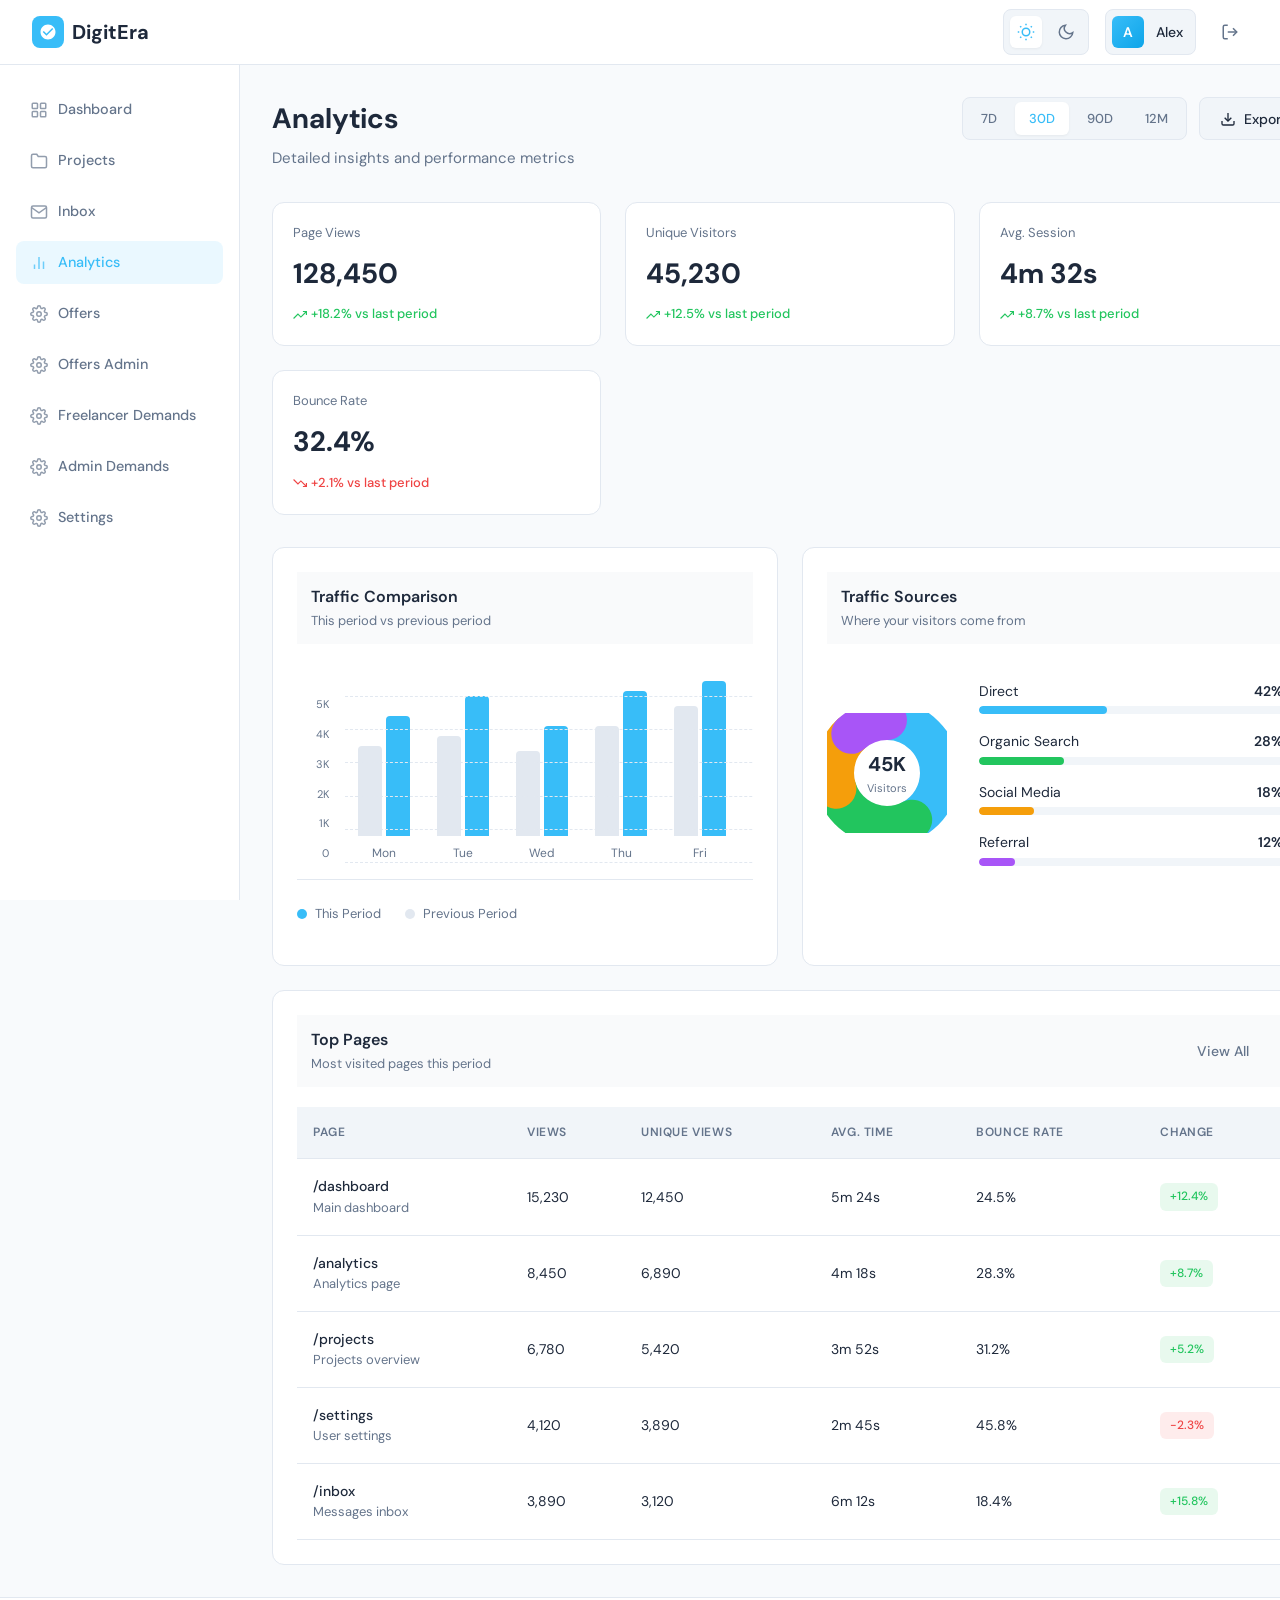
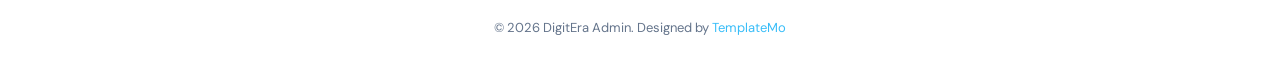
<file: View/analytics.html>
<!doctype html>
<html lang="en">
    <head>
        <meta charset="UTF-8" />
        <meta name="viewport" content="width=device-width, initial-scale=1.0" />
        <title>Analytics - DigitEra Admin</title>
        <script>
            if (localStorage.getItem("daynight-theme") === "carbon") {
                document.documentElement.classList.add("carbon");
            }
        </script>
        <link rel="stylesheet" href="../css/templatemo-daynight-style.css" />
        <!--

TemplateMo 608 DigitEra Admin

https://templatemo.com/tm-608-daynight-admin

-->
    </head>
    <body>
        <!-- Mobile Menu Overlay -->
        <div class="mobile-menu-overlay"></div>

        <!-- Mobile Menu -->
        <div class="mobile-menu">
            <div class="mobile-menu-header">
                <a href="UserDashboard.html" class="logo">
                    <div class="logo-icon">
                        <svg viewBox="0 0 24 24" fill="currentColor">
                            <path
                                d="M12 2C6.48 2 2 6.48 2 12s4.48 10 10 10 10-4.48 10-10S17.52 2 12 2zm-2 15l-5-5 1.41-1.41L10 14.17l7.59-7.59L19 8l-9 9z"
                            />
                        </svg>
                    </div>
                    DigitEra
                </a>
                <button class="mobile-menu-close" onclick="closeMobileMenu()">
                    <svg
                        viewBox="0 0 24 24"
                        fill="none"
                        stroke="currentColor"
                        stroke-width="2"
                    >
                        <line x1="18" y1="6" x2="6" y2="18" />
                        <line x1="6" y1="6" x2="18" y2="18" />
                    </svg>
                </button>
            </div>
            <nav class="mobile-menu-nav">
                <a href="UserDashboard.html">
                    <svg
                        viewBox="0 0 24 24"
                        fill="none"
                        stroke="currentColor"
                        stroke-width="2"
                    >
                        <rect x="3" y="3" width="7" height="7" rx="1" />
                        <rect x="14" y="3" width="7" height="7" rx="1" />
                        <rect x="3" y="14" width="7" height="7" rx="1" />
                        <rect x="14" y="14" width="7" height="7" rx="1" />
                    </svg>
                    Dashboard
                </a>
                <a href="projects.html">
                    <svg
                        viewBox="0 0 24 24"
                        fill="none"
                        stroke="currentColor"
                        stroke-width="2"
                    >
                        <path
                            d="M22 19a2 2 0 0 1-2 2H4a2 2 0 0 1-2-2V5a2 2 0 0 1 2-2h5l2 3h9a2 2 0 0 1 2 2z"
                        />
                    </svg>
                    Projects
                </a>
                <a href="inbox.html">
                    <svg
                        viewBox="0 0 24 24"
                        fill="none"
                        stroke="currentColor"
                        stroke-width="2"
                    >
                        <path
                            d="M4 4h16c1.1 0 2 .9 2 2v12c0 1.1-.9 2-2 2H4c-1.1 0-2-.9-2-2V6c0-1.1.9-2 2-2z"
                        />
                        <polyline points="22,6 12,13 2,6" />
                    </svg>
                    Inbox
                </a>
                <a href="analytics.html" class="active">
                    <svg
                        viewBox="0 0 24 24"
                        fill="none"
                        stroke="currentColor"
                        stroke-width="2"
                    >
                        <line x1="18" y1="20" x2="18" y2="10" />
                        <line x1="12" y1="20" x2="12" y2="4" />
                        <line x1="6" y1="20" x2="6" y2="14" />
                    </svg>
                    Analytics
                </a>
                <a href="settings.html">
                    <svg
                        viewBox="0 0 24 24"
                        fill="none"
                        stroke="currentColor"
                        stroke-width="2"
                    >
                        <circle cx="12" cy="12" r="3" />
                        <path
                            d="M19.4 15a1.65 1.65 0 0 0 .33 1.82l.06.06a2 2 0 0 1 0 2.83 2 2 0 0 1-2.83 0l-.06-.06a1.65 1.65 0 0 0-1.82-.33 1.65 1.65 0 0 0-1 1.51V21a2 2 0 0 1-2 2 2 2 0 0 1-2-2v-.09A1.65 1.65 0 0 0 9 19.4a1.65 1.65 0 0 0-1.82.33l-.06.06a2 2 0 0 1-2.83 0 2 2 0 0 1 0-2.83l.06-.06a1.65 1.65 0 0 0 .33-1.82 1.65 1.65 0 0 0-1.51-1H3a2 2 0 0 1-2-2 2 2 0 0 1 2-2h.09A1.65 1.65 0 0 0 4.6 9a1.65 1.65 0 0 0-.33-1.82l-.06-.06a2 2 0 0 1 0-2.83 2 2 0 0 1 2.83 0l.06.06a1.65 1.65 0 0 0 1.82.33H9a1.65 1.65 0 0 0 1-1.51V3a2 2 0 0 1 2-2 2 2 0 0 1 2 2v.09a1.65 1.65 0 0 0 1 1.51 1.65 1.65 0 0 0 1.82-.33l.06-.06a2 2 0 0 1 2.83 0 2 2 0 0 1 0 2.83l-.06.06a1.65 1.65 0 0 0-.33 1.82V9a1.65 1.65 0 0 0 1.51 1H21a2 2 0 0 1 2 2 2 2 0 0 1-2 2h-.09a1.65 1.65 0 0 0-1.51 1z"
                        />
                    </svg>
                    Settings
                </a>
            </nav>
            <div class="mobile-menu-footer">
                <a href="login.html" class="mobile-logout-btn"
                    ><svg
                        viewBox="0 0 24 24"
                        fill="none"
                        stroke="currentColor"
                        stroke-width="2"
                    >
                        <path d="M9 21H5a2 2 0 0 1-2-2V5a2 2 0 0 1 2-2h4" />
                        <polyline points="16 17 21 12 16 7" />
                        <line x1="21" y1="12" x2="9" y2="12" /></svg
                    >Logout</a
                >
                <div class="theme-toggle">
                    <button
                        class="theme-btn theme-btn-snow active"
                        onclick="setTheme('snow')"
                        title="Snow Edition"
                    >
                        <svg
                            viewBox="0 0 24 24"
                            fill="none"
                            stroke="currentColor"
                            stroke-width="2"
                        >
                            <circle cx="12" cy="12" r="5" />
                            <line x1="12" y1="1" x2="12" y2="3" />
                            <line x1="12" y1="21" x2="12" y2="23" />
                            <line x1="4.22" y1="4.22" x2="5.64" y2="5.64" />
                            <line x1="18.36" y1="18.36" x2="19.78" y2="19.78" />
                            <line x1="1" y1="12" x2="3" y2="12" />
                            <line x1="21" y1="12" x2="23" y2="12" />
                            <line x1="4.22" y1="19.78" x2="5.64" y2="18.36" />
                            <line x1="18.36" y1="5.64" x2="19.78" y2="4.22" />
                        </svg>
                    </button>
                    <button
                        class="theme-btn theme-btn-carbon"
                        onclick="setTheme('carbon')"
                        title="Carbon Edition"
                    >
                        <svg
                            viewBox="0 0 24 24"
                            fill="none"
                            stroke="currentColor"
                            stroke-width="2"
                        >
                            <path
                                d="M21 12.79A9 9 0 1 1 11.21 3 7 7 0 0 0 21 12.79z"
                            />
                        </svg>
                    </button>
                </div>
            </div>
        </div>

        <div class="app-container">
            <!-- Top Navigation -->
            <nav class="top-nav">
                <div class="nav-container">
                    <div class="nav-left">
                        <a href="index.php" class="logo">
                            <div class="logo-icon">
                                <svg viewBox="0 0 24 24" fill="currentColor">
                                    <path
                                        d="M12 2C6.48 2 2 6.48 2 12s4.48 10 10 10 10-4.48 10-10S17.52 2 12 2zm-2 15l-5-5 1.41-1.41L10 14.17l7.59-7.59L19 8l-9 9z"
                                    />
                                </svg>
                            </div>
                            DigitEra
                        </a>
                    </div>
                    <div class="nav-right">
                        <div class="theme-toggle">
                            <button
                                class="theme-btn theme-btn-snow active"
                                onclick="setTheme('snow')"
                            >
                                <svg
                                    viewBox="0 0 24 24"
                                    fill="none"
                                    stroke="currentColor"
                                    stroke-width="2"
                                >
                                    <circle cx="12" cy="12" r="5" />
                                    <line x1="12" y1="1" x2="12" y2="3" />
                                    <line x1="12" y1="21" x2="12" y2="23" />
                                    <line
                                        x1="4.22"
                                        y1="4.22"
                                        x2="5.64"
                                        y2="5.64"
                                    />
                                    <line
                                        x1="18.36"
                                        y1="18.36"
                                        x2="19.78"
                                        y2="19.78"
                                    />
                                    <line x1="1" y1="12" x2="3" y2="12" />
                                    <line x1="21" y1="12" x2="23" y2="12" />
                                    <line
                                        x1="4.22"
                                        y1="19.78"
                                        x2="5.64"
                                        y2="18.36"
                                    />
                                    <line
                                        x1="18.36"
                                        y1="5.64"
                                        x2="19.78"
                                        y2="4.22"
                                    />
                                </svg>
                            </button>
                            <button
                                class="theme-btn theme-btn-carbon"
                                onclick="setTheme('carbon')"
                            >
                                <svg
                                    viewBox="0 0 24 24"
                                    fill="none"
                                    stroke="currentColor"
                                    stroke-width="2"
                                >
                                    <path
                                        d="M21 12.79A9 9 0 1 1 11.21 3 7 7 0 0 0 21 12.79z"
                                    />
                                </svg>
                            </button>
                        </div>
                        <button class="user-menu">
                            <div class="user-avatar">A</div>
                            <span class="user-name">Alex</span></button
                        ><a href="login.html" class="btn-logout" title="Logout"
                            ><svg
                                viewBox="0 0 24 24"
                                fill="none"
                                stroke="currentColor"
                                stroke-width="2"
                            >
                                <path
                                    d="M9 21H5a2 2 0 0 1-2-2V5a2 2 0 0 1 2-2h4"
                                />
                                <polyline points="16 17 21 12 16 7" />
                                <line x1="21" y1="12" x2="9" y2="12" /></svg
                        ></a>
                        <button
                            class="mobile-menu-btn"
                            onclick="toggleMobileMenu()"
                        >
                            <svg
                                viewBox="0 0 24 24"
                                fill="none"
                                stroke="currentColor"
                                stroke-width="2"
                            >
                                <line x1="3" y1="12" x2="21" y2="12" />
                                <line x1="3" y1="6" x2="21" y2="6" />
                                <line x1="3" y1="18" x2="21" y2="18" />
                            </svg>
                        </button>
                    </div>
                </div>
            </nav>

            <!-- SIDEBAR -->
            <aside class="sidebar">
                <div class="sidebar-header">
                    <div class="logo">
                        <div class="logo-icon">
                            <i class="fas fa-chart-bar"></i>
                        </div>
                        <span>DigitEra</span>
                    </div>
                </div>

                <nav class="sidebar-nav">
                    <div class="nav-item">
                        <a href="UserDashboard.html" class="nav-link"
                            ><svg
                                viewBox="0 0 24 24"
                                fill="none"
                                stroke="currentColor"
                                stroke-width="2"
                            >
                                <rect x="3" y="3" width="7" height="7" rx="1" />
                                <rect
                                    x="14"
                                    y="3"
                                    width="7"
                                    height="7"
                                    rx="1"
                                />
                                <rect
                                    x="3"
                                    y="14"
                                    width="7"
                                    height="7"
                                    rx="1"
                                />
                                <rect
                                    x="14"
                                    y="14"
                                    width="7"
                                    height="7"
                                    rx="1"
                                /></svg
                            >Dashboard</a
                        >
                    </div>
                    <div class="nav-item">
                        <a href="projects.html" class="nav-link"
                            ><svg
                                viewBox="0 0 24 24"
                                fill="none"
                                stroke="currentColor"
                                stroke-width="2"
                            >
                                <path
                                    d="M22 19a2 2 0 0 1-2 2H4a2 2 0 0 1-2-2V5a2 2 0 0 1 2-2h5l2 3h9a2 2 0 0 1 2 2z"
                                /></svg
                            >Projects</a
                        >
                    </div>
                    <div class="nav-item">
                        <a href="inbox.html" class="nav-link"
                            ><svg
                                viewBox="0 0 24 24"
                                fill="none"
                                stroke="currentColor"
                                stroke-width="2"
                            >
                                <path
                                    d="M4 4h16c1.1 0 2 .9 2 2v12c0 1.1-.9 2-2 2H4c-1.1 0-2-.9-2-2V6c0-1.1.9-2 2-2z"
                                />
                                <polyline points="22,6 12,13 2,6" /></svg
                            >Inbox</a
                        >
                    </div>
                    <div class="nav-item">
                        <a href="analytics.html" class="nav-link active"
                            ><svg
                                viewBox="0 0 24 24"
                                fill="none"
                                stroke="currentColor"
                                stroke-width="2"
                            >
                                <line x1="18" y1="20" x2="18" y2="10" />
                                <line x1="12" y1="20" x2="12" y2="4" />
                                <line x1="6" y1="20" x2="6" y2="14" /></svg
                            >Analytics</a
                        >
                    </div>
                    <div class="nav-item">
                        <a href="ListOffer.php" class="nav-link"
                            ><svg
                                viewBox="0 0 24 24"
                                fill="none"
                                stroke="currentColor"
                                stroke-width="2"
                            >
                                <circle cx="12" cy="12" r="3" />
                                <path
                                    d="M19.4 15a1.65 1.65 0 0 0 .33 1.82l.06.06a2 2 0 0 1 0 2.83 2 2 0 0 1-2.83 0l-.06-.06a1.65 1.65 0 0 0-1.82-.33 1.65 1.65 0 0 0-1 1.51V21a2 2 0 0 1-2 2 2 2 0 0 1-2-2v-.09A1.65 1.65 0 0 0 9 19.4a1.65 1.65 0 0 0-1.82.33l-.06.06a2 2 0 0 1-2.83 0 2 2 0 0 1 0-2.83l.06-.06a1.65 1.65 0 0 0 .33-1.82 1.65 1.65 0 0 0-1.51-1H3a2 2 0 0 1-2-2 2 2 0 0 1 2-2h.09A1.65 1.65 0 0 0 4.6 9a1.65 1.65 0 0 0-.33-1.82l-.06-.06a2 2 0 0 1 0-2.83 2 2 0 0 1 2.83 0l.06.06a1.65 1.65 0 0 0 1.82.33H9a1.65 1.65 0 0 0 1-1.51V3a2 2 0 0 1 2-2 2 2 0 0 1 2 2v.09a1.65 1.65 0 0 0 1 1.51 1.65 1.65 0 0 0 1.82-.33l.06-.06a2 2 0 0 1 2.83 0 2 2 0 0 1 0 2.83l-.06.06a1.65 1.65 0 0 0-.33 1.82V9a1.65 1.65 0 0 0 1.51 1H21a2 2 0 0 1 2 2 2 2 0 0 1-2 2h-.09a1.65 1.65 0 0 0-1.51 1z"
                                /></svg
                            >Offers</a
                        >
                    </div>
                    <div class="nav-item">
                        <a href="ListOfferAdmin.php" class="nav-link"
                            ><svg
                                viewBox="0 0 24 24"
                                fill="none"
                                stroke="currentColor"
                                stroke-width="2"
                            >
                                <circle cx="12" cy="12" r="3" />
                                <path
                                    d="M19.4 15a1.65 1.65 0 0 0 .33 1.82l.06.06a2 2 0 0 1 0 2.83 2 2 0 0 1-2.83 0l-.06-.06a1.65 1.65 0 0 0-1.82-.33 1.65 1.65 0 0 0-1 1.51V21a2 2 0 0 1-2 2 2 2 0 0 1-2-2v-.09A1.65 1.65 0 0 0 9 19.4a1.65 1.65 0 0 0-1.82.33l-.06.06a2 2 0 0 1-2.83 0 2 2 0 0 1 0-2.83l.06-.06a1.65 1.65 0 0 0 .33-1.82 1.65 1.65 0 0 0-1.51-1H3a2 2 0 0 1-2-2 2 2 0 0 1 2-2h.09A1.65 1.65 0 0 0 4.6 9a1.65 1.65 0 0 0-.33-1.82l-.06-.06a2 2 0 0 1 0-2.83 2 2 0 0 1 2.83 0l.06.06a1.65 1.65 0 0 0 1.82.33H9a1.65 1.65 0 0 0 1-1.51V3a2 2 0 0 1 2-2 2 2 0 0 1 2 2v.09a1.65 1.65 0 0 0 1 1.51 1.65 1.65 0 0 0 1.82-.33l.06-.06a2 2 0 0 1 2.83 0 2 2 0 0 1 0 2.83l-.06.06a1.65 1.65 0 0 0-.33 1.82V9a1.65 1.65 0 0 0 1.51 1H21a2 2 0 0 1 2 2 2 2 0 0 1-2 2h-.09a1.65 1.65 0 0 0-1.51 1z"
                                /></svg
                            >Offers Admin</a
                        >
                    </div>
                    <div class="nav-item">
                        <a href="FreelancerDemands.php" class="nav-link"
                            ><svg
                                viewBox="0 0 24 24"
                                fill="none"
                                stroke="currentColor"
                                stroke-width="2"
                            >
                                <circle cx="12" cy="12" r="3" />
                                <path
                                    d="M19.4 15a1.65 1.65 0 0 0 .33 1.82l.06.06a2 2 0 0 1 0 2.83 2 2 0 0 1-2.83 0l-.06-.06a1.65 1.65 0 0 0-1.82-.33 1.65 1.65 0 0 0-1 1.51V21a2 2 0 0 1-2 2 2 2 0 0 1-2-2v-.09A1.65 1.65 0 0 0 9 19.4a1.65 1.65 0 0 0-1.82.33l-.06.06a2 2 0 0 1-2.83 0 2 2 0 0 1 0-2.83l.06-.06a1.65 1.65 0 0 0 .33-1.82 1.65 1.65 0 0 0-1.51-1H3a2 2 0 0 1-2-2 2 2 0 0 1 2-2h.09A1.65 1.65 0 0 0 4.6 9a1.65 1.65 0 0 0-.33-1.82l-.06-.06a2 2 0 0 1 0-2.83 2 2 0 0 1 2.83 0l.06.06a1.65 1.65 0 0 0 1.82.33H9a1.65 1.65 0 0 0 1-1.51V3a2 2 0 0 1 2-2 2 2 0 0 1 2 2v.09a1.65 1.65 0 0 0 1 1.51 1.65 1.65 0 0 0 1.82-.33l.06-.06a2 2 0 0 1 2.83 0 2 2 0 0 1 0 2.83l-.06.06a1.65 1.65 0 0 0-.33 1.82V9a1.65 1.65 0 0 0 1.51 1H21a2 2 0 0 1 2 2 2 2 0 0 1-2 2h-.09a1.65 1.65 0 0 0-1.51 1z"
                                /></svg
                            >Freelancer Demands</a
                        >
                    </div>
                    <div class="nav-item">
                        <a href="AdminDemands.php" class="nav-link"
                            ><svg
                                viewBox="0 0 24 24"
                                fill="none"
                                stroke="currentColor"
                                stroke-width="2"
                            >
                                <circle cx="12" cy="12" r="3" />
                                <path
                                    d="M19.4 15a1.65 1.65 0 0 0 .33 1.82l.06.06a2 2 0 0 1 0 2.83 2 2 0 0 1-2.83 0l-.06-.06a1.65 1.65 0 0 0-1.82-.33 1.65 1.65 0 0 0-1 1.51V21a2 2 0 0 1-2 2 2 2 0 0 1-2-2v-.09A1.65 1.65 0 0 0 9 19.4a1.65 1.65 0 0 0-1.82.33l-.06.06a2 2 0 0 1-2.83 0 2 2 0 0 1 0-2.83l.06-.06a1.65 1.65 0 0 0 .33-1.82 1.65 1.65 0 0 0-1.51-1H3a2 2 0 0 1-2-2 2 2 0 0 1 2-2h.09A1.65 1.65 0 0 0 4.6 9a1.65 1.65 0 0 0-.33-1.82l-.06-.06a2 2 0 0 1 0-2.83 2 2 0 0 1 2.83 0l.06.06a1.65 1.65 0 0 0 1.82.33H9a1.65 1.65 0 0 0 1-1.51V3a2 2 0 0 1 2-2 2 2 0 0 1 2 2v.09a1.65 1.65 0 0 0 1 1.51 1.65 1.65 0 0 0 1.82-.33l.06-.06a2 2 0 0 1 2.83 0 2 2 0 0 1 0 2.83l-.06.06a1.65 1.65 0 0 0-.33 1.82V9a1.65 1.65 0 0 0 1.51 1H21a2 2 0 0 1 2 2 2 2 0 0 1-2 2h-.09a1.65 1.65 0 0 0-1.51 1z"
                                /></svg
                            >Admin Demands</a
                        >
                    </div>
                    <div class="nav-item">
                        <a href="settings.html" class="nav-link"
                            ><svg
                                viewBox="0 0 24 24"
                                fill="none"
                                stroke="currentColor"
                                stroke-width="2"
                            >
                                <circle cx="12" cy="12" r="3" />
                                <path
                                    d="M19.4 15a1.65 1.65 0 0 0 .33 1.82l.06.06a2 2 0 0 1 0 2.83 2 2 0 0 1-2.83 0l-.06-.06a1.65 1.65 0 0 0-1.82-.33 1.65 1.65 0 0 0-1 1.51V21a2 2 0 0 1-2 2 2 2 0 0 1-2-2v-.09A1.65 1.65 0 0 0 9 19.4a1.65 1.65 0 0 0-1.82.33l-.06.06a2 2 0 0 1-2.83 0 2 2 0 0 1 0-2.83l.06-.06a1.65 1.65 0 0 0 .33-1.82 1.65 1.65 0 0 0-1.51-1H3a2 2 0 0 1-2-2 2 2 0 0 1 2-2h.09A1.65 1.65 0 0 0 4.6 9a1.65 1.65 0 0 0-.33-1.82l-.06-.06a2 2 0 0 1 0-2.83 2 2 0 0 1 2.83 0l.06.06a1.65 1.65 0 0 0 1.82.33H9a1.65 1.65 0 0 0 1-1.51V3a2 2 0 0 1 2-2 2 2 0 0 1 2 2v.09a1.65 1.65 0 0 0 1 1.51 1.65 1.65 0 0 0 1.82-.33l.06-.06a2 2 0 0 1 2.83 0 2 2 0 0 1 0 2.83l-.06.06a1.65 1.65 0 0 0-.33 1.82V9a1.65 1.65 0 0 0 1.51 1H21a2 2 0 0 1 2 2 2 2 0 0 1-2 2h-.09a1.65 1.65 0 0 0-1.51 1z"
                                /></svg
                            >Settings</a
                        >
                    </div>
                </nav>
            </aside>

            <!-- Main Content -->
            <main class="main-content">
                <!-- Page Header -->
                <div
                    class="page-header"
                    style="
                        display: flex;
                        justify-content: space-between;
                        align-items: flex-start;
                        flex-wrap: wrap;
                        gap: 1rem;
                    "
                >
                    <div>
                        <h1 class="greeting">Analytics</h1>
                        <p class="greeting-sub">
                            Detailed insights and performance metrics
                        </p>
                    </div>
                    <div style="display: flex; gap: 0.75rem; flex-wrap: wrap">
                        <div class="date-picker">
                            <button
                                class="date-btn"
                                onclick="setDateRange('7d', this)"
                            >
                                7D
                            </button>
                            <button
                                class="date-btn active"
                                onclick="setDateRange('30d', this)"
                            >
                                30D
                            </button>
                            <button
                                class="date-btn"
                                onclick="setDateRange('90d', this)"
                            >
                                90D
                            </button>
                            <button
                                class="date-btn"
                                onclick="setDateRange('12m', this)"
                            >
                                12M
                            </button>
                        </div>
                        <button class="btn btn-secondary">
                            <svg
                                viewBox="0 0 24 24"
                                fill="none"
                                stroke="currentColor"
                                stroke-width="2"
                            >
                                <path
                                    d="M21 15v4a2 2 0 0 1-2 2H5a2 2 0 0 1-2-2v-4"
                                />
                                <polyline points="7 10 12 15 17 10" />
                                <line x1="12" y1="15" x2="12" y2="3" />
                            </svg>
                            Export
                        </button>
                    </div>
                </div>

                <!-- Key Metrics Row -->
                <div class="stats-grid">
                    <div class="stat-card">
                        <div class="stat-label">Page Views</div>
                        <div class="stat-value">128,450</div>
                        <div class="stat-change positive">
                            <svg
                                viewBox="0 0 24 24"
                                fill="none"
                                stroke="currentColor"
                                stroke-width="2"
                            >
                                <polyline
                                    points="23 6 13.5 15.5 8.5 10.5 1 18"
                                />
                                <polyline points="17 6 23 6 23 12" /></svg
                            >+18.2% vs last period
                        </div>
                    </div>
                    <div class="stat-card">
                        <div class="stat-label">Unique Visitors</div>
                        <div class="stat-value">45,230</div>
                        <div class="stat-change positive">
                            <svg
                                viewBox="0 0 24 24"
                                fill="none"
                                stroke="currentColor"
                                stroke-width="2"
                            >
                                <polyline
                                    points="23 6 13.5 15.5 8.5 10.5 1 18"
                                />
                                <polyline points="17 6 23 6 23 12" /></svg
                            >+12.5% vs last period
                        </div>
                    </div>
                    <div class="stat-card">
                        <div class="stat-label">Avg. Session</div>
                        <div class="stat-value">4m 32s</div>
                        <div class="stat-change positive">
                            <svg
                                viewBox="0 0 24 24"
                                fill="none"
                                stroke="currentColor"
                                stroke-width="2"
                            >
                                <polyline
                                    points="23 6 13.5 15.5 8.5 10.5 1 18"
                                />
                                <polyline points="17 6 23 6 23 12" /></svg
                            >+8.7% vs last period
                        </div>
                    </div>
                    <div class="stat-card">
                        <div class="stat-label">Bounce Rate</div>
                        <div class="stat-value">32.4%</div>
                        <div class="stat-change negative">
                            <svg
                                viewBox="0 0 24 24"
                                fill="none"
                                stroke="currentColor"
                                stroke-width="2"
                            >
                                <polyline
                                    points="23 18 13.5 8.5 8.5 13.5 1 6"
                                />
                                <polyline points="17 18 23 18 23 12" /></svg
                            >+2.1% vs last period
                        </div>
                    </div>
                </div>

                <!-- Charts Row -->
                <div class="two-col" style="margin-bottom: 1.5rem">
                    <!-- Traffic Comparison Chart -->
                    <div class="card">
                        <div class="card-header">
                            <div>
                                <h3 class="card-title">Traffic Comparison</h3>
                                <p class="card-subtitle">
                                    This period vs previous period
                                </p>
                            </div>
                        </div>
                        <div class="chart-container">
                            <div class="chart-scroll">
                                <div class="chart-scroll-inner">
                                    <div class="bar-chart">
                                        <div class="y-axis">
                                            <span class="y-axis-label">5K</span>
                                            <span class="y-axis-label">4K</span>
                                            <span class="y-axis-label">3K</span>
                                            <span class="y-axis-label">2K</span>
                                            <span class="y-axis-label">1K</span>
                                            <span class="y-axis-label">0</span>
                                        </div>
                                        <div class="y-axis-lines">
                                            <div class="y-axis-line"></div>
                                            <div class="y-axis-line"></div>
                                            <div class="y-axis-line"></div>
                                            <div class="y-axis-line"></div>
                                            <div class="y-axis-line"></div>
                                            <div class="y-axis-line"></div>
                                        </div>
                                        <div class="bar-group">
                                            <div class="bar-wrapper">
                                                <div
                                                    class="bar previous"
                                                    style="height: 90px"
                                                ></div>
                                                <div
                                                    class="bar current"
                                                    style="height: 120px"
                                                ></div>
                                            </div>
                                            <span class="bar-label">Mon</span>
                                        </div>
                                        <div class="bar-group">
                                            <div class="bar-wrapper">
                                                <div
                                                    class="bar previous"
                                                    style="height: 100px"
                                                ></div>
                                                <div
                                                    class="bar current"
                                                    style="height: 140px"
                                                ></div>
                                            </div>
                                            <span class="bar-label">Tue</span>
                                        </div>
                                        <div class="bar-group">
                                            <div class="bar-wrapper">
                                                <div
                                                    class="bar previous"
                                                    style="height: 85px"
                                                ></div>
                                                <div
                                                    class="bar current"
                                                    style="height: 110px"
                                                ></div>
                                            </div>
                                            <span class="bar-label">Wed</span>
                                        </div>
                                        <div class="bar-group">
                                            <div class="bar-wrapper">
                                                <div
                                                    class="bar previous"
                                                    style="height: 110px"
                                                ></div>
                                                <div
                                                    class="bar current"
                                                    style="height: 145px"
                                                ></div>
                                            </div>
                                            <span class="bar-label">Thu</span>
                                        </div>
                                        <div class="bar-group">
                                            <div class="bar-wrapper">
                                                <div
                                                    class="bar previous"
                                                    style="height: 130px"
                                                ></div>
                                                <div
                                                    class="bar current"
                                                    style="height: 155px"
                                                ></div>
                                            </div>
                                            <span class="bar-label">Fri</span>
                                        </div>
                                        <div class="bar-group">
                                            <div class="bar-wrapper">
                                                <div
                                                    class="bar previous"
                                                    style="height: 75px"
                                                ></div>
                                                <div
                                                    class="bar current"
                                                    style="height: 95px"
                                                ></div>
                                            </div>
                                            <span class="bar-label">Sat</span>
                                        </div>
                                        <div class="bar-group">
                                            <div class="bar-wrapper">
                                                <div
                                                    class="bar previous"
                                                    style="height: 65px"
                                                ></div>
                                                <div
                                                    class="bar current"
                                                    style="height: 85px"
                                                ></div>
                                            </div>
                                            <span class="bar-label">Sun</span>
                                        </div>
                                    </div>
                                </div>
                            </div>
                            <div class="chart-legend">
                                <div class="legend-item">
                                    <span class="legend-dot current"></span>This
                                    Period
                                </div>
                                <div class="legend-item">
                                    <span class="legend-dot previous"></span
                                    >Previous Period
                                </div>
                            </div>
                        </div>
                    </div>

                    <!-- Traffic Sources -->
                    <div class="card">
                        <div class="card-header">
                            <div>
                                <h3 class="card-title">Traffic Sources</h3>
                                <p class="card-subtitle">
                                    Where your visitors come from
                                </p>
                            </div>
                        </div>
                        <div class="chart-scroll">
                            <div
                                class="chart-scroll-inner"
                                style="min-width: 400px"
                            >
                                <div
                                    style="
                                        display: flex;
                                        align-items: center;
                                        gap: 2rem;
                                        padding: 1rem 0;
                                    "
                                >
                                    <div class="donut-chart">
                                        <svg viewBox="0 0 36 36">
                                            <circle
                                                class="donut-ring"
                                                cx="18"
                                                cy="18"
                                                r="15.9"
                                            />
                                            <circle
                                                class="donut-segment"
                                                cx="18"
                                                cy="18"
                                                r="15.9"
                                                stroke="var(--accent)"
                                                stroke-dasharray="42 100"
                                                stroke-dashoffset="0"
                                            />
                                            <circle
                                                class="donut-segment"
                                                cx="18"
                                                cy="18"
                                                r="15.9"
                                                stroke="var(--success)"
                                                stroke-dasharray="28 100"
                                                stroke-dashoffset="-42"
                                            />
                                            <circle
                                                class="donut-segment"
                                                cx="18"
                                                cy="18"
                                                r="15.9"
                                                stroke="var(--warning)"
                                                stroke-dasharray="18 100"
                                                stroke-dashoffset="-70"
                                            />
                                            <circle
                                                class="donut-segment"
                                                cx="18"
                                                cy="18"
                                                r="15.9"
                                                stroke="#A855F7"
                                                stroke-dasharray="12 100"
                                                stroke-dashoffset="-88"
                                            />
                                        </svg>
                                        <div class="donut-center">
                                            <div class="donut-value">45K</div>
                                            <div class="donut-label">
                                                Visitors
                                            </div>
                                        </div>
                                    </div>
                                    <div style="flex: 1">
                                        <div style="margin-bottom: 1rem">
                                            <div
                                                style="
                                                    display: flex;
                                                    justify-content: space-between;
                                                    margin-bottom: 0.25rem;
                                                "
                                            >
                                                <span
                                                    style="
                                                        font-size: 0.875rem;
                                                        color: var(
                                                            --text-primary
                                                        );
                                                    "
                                                    >Direct</span
                                                ><span
                                                    style="
                                                        font-size: 0.875rem;
                                                        font-weight: 600;
                                                        color: var(
                                                            --text-primary
                                                        );
                                                    "
                                                    >42%</span
                                                >
                                            </div>
                                            <div class="progress-bar">
                                                <div
                                                    class="progress-fill accent"
                                                    style="width: 42%"
                                                ></div>
                                            </div>
                                        </div>
                                        <div style="margin-bottom: 1rem">
                                            <div
                                                style="
                                                    display: flex;
                                                    justify-content: space-between;
                                                    margin-bottom: 0.25rem;
                                                "
                                            >
                                                <span
                                                    style="
                                                        font-size: 0.875rem;
                                                        color: var(
                                                            --text-primary
                                                        );
                                                    "
                                                    >Organic Search</span
                                                ><span
                                                    style="
                                                        font-size: 0.875rem;
                                                        font-weight: 600;
                                                        color: var(
                                                            --text-primary
                                                        );
                                                    "
                                                    >28%</span
                                                >
                                            </div>
                                            <div class="progress-bar">
                                                <div
                                                    class="progress-fill success"
                                                    style="width: 28%"
                                                ></div>
                                            </div>
                                        </div>
                                        <div style="margin-bottom: 1rem">
                                            <div
                                                style="
                                                    display: flex;
                                                    justify-content: space-between;
                                                    margin-bottom: 0.25rem;
                                                "
                                            >
                                                <span
                                                    style="
                                                        font-size: 0.875rem;
                                                        color: var(
                                                            --text-primary
                                                        );
                                                    "
                                                    >Social Media</span
                                                ><span
                                                    style="
                                                        font-size: 0.875rem;
                                                        font-weight: 600;
                                                        color: var(
                                                            --text-primary
                                                        );
                                                    "
                                                    >18%</span
                                                >
                                            </div>
                                            <div class="progress-bar">
                                                <div
                                                    class="progress-fill warning"
                                                    style="width: 18%"
                                                ></div>
                                            </div>
                                        </div>
                                        <div>
                                            <div
                                                style="
                                                    display: flex;
                                                    justify-content: space-between;
                                                    margin-bottom: 0.25rem;
                                                "
                                            >
                                                <span
                                                    style="
                                                        font-size: 0.875rem;
                                                        color: var(
                                                            --text-primary
                                                        );
                                                    "
                                                    >Referral</span
                                                ><span
                                                    style="
                                                        font-size: 0.875rem;
                                                        font-weight: 600;
                                                        color: var(
                                                            --text-primary
                                                        );
                                                    "
                                                    >12%</span
                                                >
                                            </div>
                                            <div class="progress-bar">
                                                <div
                                                    class="progress-fill"
                                                    style="
                                                        width: 12%;
                                                        background: #a855f7;
                                                    "
                                                ></div>
                                            </div>
                                        </div>
                                    </div>
                                </div>
                            </div>
                        </div>
                    </div>
                </div>

                <!-- Top Pages Table -->
                <div class="card">
                    <div class="card-header">
                        <div>
                            <h3 class="card-title">Top Pages</h3>
                            <p class="card-subtitle">
                                Most visited pages this period
                            </p>
                        </div>
                        <button class="btn btn-ghost">View All</button>
                    </div>
                    <div class="table-container">
                        <table>
                            <thead>
                                <tr>
                                    <th>Page</th>
                                    <th>Views</th>
                                    <th>Unique Views</th>
                                    <th>Avg. Time</th>
                                    <th>Bounce Rate</th>
                                    <th>Change</th>
                                </tr>
                            </thead>
                            <tbody>
                                <tr>
                                    <td>
                                        <div style="font-weight: 500">
                                            /dashboard
                                        </div>
                                        <div
                                            style="
                                                font-size: 0.8125rem;
                                                color: var(--text-secondary);
                                            "
                                        >
                                            Main dashboard
                                        </div>
                                    </td>
                                    <td>15,230</td>
                                    <td>12,450</td>
                                    <td>5m 24s</td>
                                    <td>24.5%</td>
                                    <td>
                                        <span class="badge badge-green"
                                            >+12.4%</span
                                        >
                                    </td>
                                </tr>
                                <tr>
                                    <td>
                                        <div style="font-weight: 500">
                                            /analytics
                                        </div>
                                        <div
                                            style="
                                                font-size: 0.8125rem;
                                                color: var(--text-secondary);
                                            "
                                        >
                                            Analytics page
                                        </div>
                                    </td>
                                    <td>8,450</td>
                                    <td>6,890</td>
                                    <td>4m 18s</td>
                                    <td>28.3%</td>
                                    <td>
                                        <span class="badge badge-green"
                                            >+8.7%</span
                                        >
                                    </td>
                                </tr>
                                <tr>
                                    <td>
                                        <div style="font-weight: 500">
                                            /projects
                                        </div>
                                        <div
                                            style="
                                                font-size: 0.8125rem;
                                                color: var(--text-secondary);
                                            "
                                        >
                                            Projects overview
                                        </div>
                                    </td>
                                    <td>6,780</td>
                                    <td>5,420</td>
                                    <td>3m 52s</td>
                                    <td>31.2%</td>
                                    <td>
                                        <span class="badge badge-green"
                                            >+5.2%</span
                                        >
                                    </td>
                                </tr>
                                <tr>
                                    <td>
                                        <div style="font-weight: 500">
                                            /settings
                                        </div>
                                        <div
                                            style="
                                                font-size: 0.8125rem;
                                                color: var(--text-secondary);
                                            "
                                        >
                                            User settings
                                        </div>
                                    </td>
                                    <td>4,120</td>
                                    <td>3,890</td>
                                    <td>2m 45s</td>
                                    <td>45.8%</td>
                                    <td>
                                        <span class="badge badge-red"
                                            >-2.3%</span
                                        >
                                    </td>
                                </tr>
                                <tr>
                                    <td>
                                        <div style="font-weight: 500">
                                            /inbox
                                        </div>
                                        <div
                                            style="
                                                font-size: 0.8125rem;
                                                color: var(--text-secondary);
                                            "
                                        >
                                            Messages inbox
                                        </div>
                                    </td>
                                    <td>3,890</td>
                                    <td>3,120</td>
                                    <td>6m 12s</td>
                                    <td>18.4%</td>
                                    <td>
                                        <span class="badge badge-green"
                                            >+15.8%</span
                                        >
                                    </td>
                                </tr>
                            </tbody>
                        </table>
                    </div>
                </div>
            </main>

            <!-- Footer -->
            <footer class="footer">
                <p>
                    &copy; 2026 DigitEra Admin. Designed by
                    <a
                        href="https://www.templatemo.com"
                        target="_blank"
                        rel="nofollow"
                        >TemplateMo</a
                    >
                </p>
            </footer>
        </div>

        <script src="../js/templatemo-daynight-script.js"></script>
    </body>
</html>
</file>
<file: templatemo-daynight-style.css>
/* ========================================
   DayNight Admin - Flat/Minimal Dashboard
   Snow Edition (Light) / Carbon Edition (Dark)
   ======================================== */
   
/*

TemplateMo 608 DayNight Admin

https://templatemo.com/tm-608-daynight-admin

*/

@import url('https://fonts.googleapis.com/css2?family=DM+Sans:wght@400;500;600;700&display=swap');

* {
    margin: 0;
    padding: 0;
    box-sizing: border-box;
}

/* ===== CSS Variables - Snow Edition (Default) ===== */
:root {
    --bg-primary: #FFFFFF;
    --bg-secondary: #F8FAFC;
    --bg-surface: #F1F5F9;
    --border-color: #E2E8F0;
    --text-primary: #1E293B;
    --text-secondary: #64748B;
    --accent: #38BDF8;
    --accent-hover: #0EA5E9;
    --accent-light: rgba(56, 189, 248, 0.1);
    --success: #22C55E;
    --warning: #F59E0B;
    --danger: #EF4444;
    --shadow: 0 1px 3px rgba(0, 0, 0, 0.05);
    --shadow-md: 0 4px 12px rgba(0, 0, 0, 0.05);
    --transition: all 0.2s ease;
}

/* ===== Carbon Edition (Dark Mode) ===== */
/* Applied to html for instant load, and body for JS toggle */
html.carbon,
body.carbon {
    --bg-primary: #0F0F0F;
    --bg-secondary: #171717;
    --bg-surface: #1F1F1F;
    --border-color: #2E2E2E;
    --text-primary: #F5F5F5;
    --text-secondary: #A3A3A3;
    --accent: #38BDF8;
    --accent-hover: #7DD3FC;
    --accent-light: rgba(56, 189, 248, 0.15);
    --shadow: 0 1px 3px rgba(0, 0, 0, 0.3);
    --shadow-md: 0 4px 12px rgba(0, 0, 0, 0.4);
}

/* Ensure html inherits theme background for instant paint */
html {
    background: var(--bg-secondary);
}

/* ===== Base Styles ===== */
html {
    scroll-behavior: smooth;
}

body {
    font-family: 'DM Sans', -apple-system, BlinkMacSystemFont, sans-serif;
    background: var(--bg-secondary);
    color: var(--text-primary);
    min-height: 100vh;
    line-height: 1.6;
    transition: var(--transition);
}

a {
    text-decoration: none;
    color: inherit;
}

button {
    font-family: inherit;
    cursor: pointer;
    border: none;
    background: none;
}

input, select, textarea {
    font-family: inherit;
    font-size: 0.9375rem;
}

/* ===== Layout ===== */
.app-container {
    min-height: 100vh;
    display: flex;
    flex-direction: column;
}

.main-content {
    flex: 1;
    padding: 2rem;
    max-width: 1400px;
    margin: 0 auto;
    width: 100%;
}

/* ===== Top Navigation ===== */
.top-nav {
    background: var(--bg-primary);
    border-bottom: 1px solid var(--border-color);
    position: sticky;
    top: 0;
    z-index: 100;
    transition: var(--transition);
}

.nav-container {
    max-width: 1400px;
    margin: 0 auto;
    padding: 0 2rem;
    display: flex;
    align-items: center;
    justify-content: space-between;
    height: 64px;
}

.nav-left {
    display: flex;
    align-items: center;
    gap: 3rem;
}

.logo {
    font-size: 1.25rem;
    font-weight: 700;
    color: var(--text-primary);
    display: flex;
    align-items: center;
    gap: 0.5rem;
}

.logo-icon {
    width: 32px;
    height: 32px;
    background: var(--accent);
    border-radius: 8px;
    display: flex;
    align-items: center;
    justify-content: center;
}

.logo-icon svg {
    width: 18px;
    height: 18px;
    fill: white;
}

/* ===== Navigation Menu ===== */
.nav-menu {
    display: flex;
    align-items: center;
    gap: 0.25rem;
}

.nav-item {
    position: relative;
}

.nav-link {
    display: flex;
    align-items: center;
    gap: 0.375rem;
    padding: 0.5rem 0.875rem;
    color: var(--text-secondary);
    font-size: 0.9375rem;
    font-weight: 500;
    border-radius: 6px;
    transition: var(--transition);
}

.nav-link:hover {
    color: var(--text-primary);
    background: var(--bg-surface);
}

.nav-link.active {
    color: var(--accent);
    background: var(--accent-light);
}

.nav-link svg {
    width: 18px;
    height: 18px;
    opacity: 0.7;
}

.dropdown-arrow {
    width: 12px !important;
    height: 12px !important;
    transition: transform 0.2s ease;
}

/* ===== Dropdown Menu ===== */
.dropdown-menu {
    position: absolute;
    top: 100%;
    left: 0;
    margin-top: 0.5rem;
    background: var(--bg-primary);
    border: 1px solid var(--border-color);
    border-radius: 8px;
    box-shadow: var(--shadow-md);
    min-width: 200px;
    opacity: 0;
    visibility: hidden;
    transform: translateY(-8px);
    transition: all 0.2s ease;
    z-index: 200;
}

.nav-item:hover .dropdown-menu {
    opacity: 1;
    visibility: visible;
    transform: translateY(0);
}

.nav-item:hover .dropdown-arrow {
    transform: rotate(180deg);
}

.dropdown-menu a {
    display: block;
    padding: 0.625rem 1rem;
    color: var(--text-secondary);
    font-size: 0.875rem;
    transition: var(--transition);
}

.dropdown-menu a:hover {
    color: var(--text-primary);
    background: var(--bg-surface);
}

.dropdown-menu a:first-child {
    border-radius: 8px 8px 0 0;
}

.dropdown-menu a:last-child {
    border-radius: 0 0 8px 8px;
}

/* ===== Nav Right ===== */
.nav-right {
    display: flex;
    align-items: center;
    gap: 1rem;
}

/* ===== Theme Toggle ===== */
.theme-toggle {
    display: flex;
    align-items: center;
    gap: 0.5rem;
    padding: 0.375rem;
    background: var(--bg-surface);
    border-radius: 8px;
    border: 1px solid var(--border-color);
}

.theme-btn {
    display: flex;
    align-items: center;
    justify-content: center;
    width: 32px;
    height: 32px;
    border-radius: 6px;
    color: var(--text-secondary);
    transition: var(--transition);
}

.theme-btn:hover {
    color: var(--text-primary);
}

.theme-btn.active {
    background: var(--bg-primary);
    color: var(--accent);
    box-shadow: var(--shadow);
}

.theme-btn svg {
    width: 18px;
    height: 18px;
}

/* ===== User Menu ===== */
.user-menu {
    display: flex;
    align-items: center;
    gap: 0.75rem;
    padding: 0.375rem 0.75rem 0.375rem 0.375rem;
    background: var(--bg-surface);
    border-radius: 8px;
    border: 1px solid var(--border-color);
    cursor: pointer;
    transition: var(--transition);
}

.user-menu:hover {
    border-color: var(--accent);
}

.user-avatar {
    width: 32px;
    height: 32px;
    border-radius: 6px;
    background: linear-gradient(135deg, var(--accent), var(--accent-hover));
    display: flex;
    align-items: center;
    justify-content: center;
    color: white;
    font-weight: 600;
    font-size: 0.875rem;
}

.user-name {
    font-size: 0.875rem;
    font-weight: 500;
    color: var(--text-primary);
}

/* Logout Button */
.btn-logout {
    display: flex;
    align-items: center;
    justify-content: center;
    width: 36px;
    height: 36px;
    border-radius: 8px;
    color: var(--text-secondary);
    transition: var(--transition);
}

.btn-logout:hover {
    background: rgba(239, 68, 68, 0.1);
    color: var(--danger);
}

.btn-logout svg {
    width: 18px;
    height: 18px;
}

/* ===== Page Header ===== */
.page-header {
    margin-bottom: 2rem;
}

.greeting {
    font-size: 1.75rem;
    font-weight: 700;
    color: var(--text-primary);
    margin-bottom: 0.25rem;
}

.greeting-sub {
    color: var(--text-secondary);
    font-size: 0.9375rem;
}

/* ===== Cards ===== */
.card {
    background: var(--bg-primary);
    border: 1px solid var(--border-color);
    border-radius: 12px;
    padding: 1.5rem;
    transition: var(--transition);
    overflow: hidden;
}

.card:hover {
    box-shadow: var(--shadow-md);
}

.card-header {
    display: flex;
    align-items: center;
    justify-content: space-between;
    margin-bottom: 1.25rem;
}

.card-title {
    font-size: 1rem;
    font-weight: 600;
    color: var(--text-primary);
}

.card-subtitle {
    font-size: 0.8125rem;
    color: var(--text-secondary);
    margin-top: 0.125rem;
}

/* ===== Stats Grid ===== */
.stats-grid {
    display: grid;
    grid-template-columns: repeat(4, 1fr);
    gap: 1.5rem;
    margin-bottom: 2rem;
}

.stat-card {
    background: var(--bg-primary);
    border: 1px solid var(--border-color);
    border-radius: 12px;
    padding: 1.25rem;
    transition: var(--transition);
}

.stat-card:hover {
    border-color: var(--accent);
}

.stat-label {
    font-size: 0.8125rem;
    color: var(--text-secondary);
    margin-bottom: 0.5rem;
}

.stat-value {
    font-size: 1.75rem;
    font-weight: 700;
    color: var(--text-primary);
    margin-bottom: 0.5rem;
}

.stat-change {
    display: flex;
    align-items: center;
    gap: 0.25rem;
    font-size: 0.8125rem;
    font-weight: 500;
}

.stat-change.positive {
    color: var(--success);
}

.stat-change.negative {
    color: var(--danger);
}

.stat-change svg {
    width: 14px;
    height: 14px;
}

/* ===== Date Range Picker ===== */
.date-picker {
    display: flex;
    align-items: center;
    gap: 0.25rem;
    background: var(--bg-surface);
    border: 1px solid var(--border-color);
    border-radius: 8px;
    padding: 0.25rem;
}

.date-btn {
    padding: 0.5rem 0.875rem;
    font-size: 0.8125rem;
    font-weight: 500;
    color: var(--text-secondary);
    border-radius: 6px;
    transition: var(--transition);
}

.date-btn:hover {
    color: var(--text-primary);
}

.date-btn.active {
    background: var(--bg-primary);
    color: var(--accent);
    box-shadow: var(--shadow);
}

/* ===== Pure CSS Charts ===== */
.chart-container {
    padding: 1rem 0;
}

/* Chart Scroll Container - Per Card Section */
.chart-scroll {
    overflow-x: auto;
    -webkit-overflow-scrolling: touch;
    padding-bottom: 0.5rem;
}

.chart-scroll::-webkit-scrollbar {
    height: 8px;
}

.chart-scroll::-webkit-scrollbar-track {
    background: var(--bg-surface);
    border-radius: 4px;
}

.chart-scroll::-webkit-scrollbar-thumb {
    background: var(--border-color);
    border-radius: 4px;
}

.chart-scroll::-webkit-scrollbar-thumb:hover {
    background: var(--text-secondary);
}

.chart-scroll-inner {
    min-width: 600px;
}

/* Card content scroll wrapper */
.card-scroll {
    overflow-x: auto;
    -webkit-overflow-scrolling: touch;
    padding-bottom: 0.5rem;
}

.card-scroll::-webkit-scrollbar {
    height: 8px;
}

.card-scroll::-webkit-scrollbar-track {
    background: var(--bg-surface);
    border-radius: 4px;
}

.card-scroll::-webkit-scrollbar-thumb {
    background: var(--border-color);
    border-radius: 4px;
}

.card-scroll-inner {
    min-width: 500px;
}

/* Bar Chart */
.bar-chart {
    display: flex;
    align-items: flex-end;
    justify-content: space-between;
    height: 200px;
    padding: 1rem 0 1rem 3rem;
    border-bottom: 1px solid var(--border-color);
    position: relative;
}

/* Y-Axis */
.y-axis {
    position: absolute;
    left: 0;
    top: 1rem;
    bottom: 1rem;
    display: flex;
    flex-direction: column;
    justify-content: space-between;
    width: 2.5rem;
}

.y-axis-label {
    font-size: 0.6875rem;
    color: var(--text-secondary);
    text-align: right;
    padding-right: 0.5rem;
}

.y-axis-lines {
    position: absolute;
    left: 3rem;
    right: 0;
    top: 1rem;
    bottom: 1rem;
    display: flex;
    flex-direction: column;
    justify-content: space-between;
    pointer-events: none;
}

.y-axis-line {
    border-top: 1px dashed var(--border-color);
    width: 100%;
}

.bar-group {
    display: flex;
    flex-direction: column;
    align-items: center;
    gap: 0.5rem;
    flex: 1;
}

.bar-wrapper {
    display: flex;
    align-items: flex-end;
    gap: 4px;
    height: 160px;
}

.bar {
    width: 24px;
    border-radius: 4px 4px 0 0;
    transition: all 0.3s ease;
}

.bar.current {
    background: var(--accent);
}

.bar.previous {
    background: var(--border-color);
}

.bar:hover {
    opacity: 0.8;
    transform: scaleY(1.02);
    transform-origin: bottom;
}

.bar-label {
    font-size: 0.75rem;
    color: var(--text-secondary);
}

/* Line Chart */
.line-chart {
    position: relative;
    height: 200px;
    margin: 1rem 0;
}

.line-chart-svg {
    width: 100%;
    height: 100%;
}

.line-chart-path {
    fill: none;
    stroke: var(--accent);
    stroke-width: 2;
    stroke-linecap: round;
    stroke-linejoin: round;
}

.line-chart-area {
    fill: url(#gradient);
    opacity: 0.3;
}

.line-chart-dot {
    fill: var(--accent);
    stroke: var(--bg-primary);
    stroke-width: 2;
}

/* Progress Bar */
.progress-bar {
    height: 8px;
    background: var(--bg-surface);
    border-radius: 4px;
    overflow: hidden;
}

.progress-fill {
    height: 100%;
    border-radius: 4px;
    transition: width 0.5s ease;
}

.progress-fill.accent {
    background: var(--accent);
}

.progress-fill.success {
    background: var(--success);
}

.progress-fill.warning {
    background: var(--warning);
}

.progress-fill.danger {
    background: var(--danger);
}

/* Donut Chart */
.donut-chart {
    width: 120px;
    height: 120px;
    position: relative;
}

.donut-chart svg {
    width: 100%;
    height: 100%;
    transform: rotate(-90deg);
}

.donut-ring {
    fill: none;
    stroke: var(--bg-surface);
    stroke-width: 12;
}

.donut-segment {
    fill: none;
    stroke-width: 12;
    stroke-linecap: round;
    transition: stroke-dashoffset 0.5s ease;
}

.donut-center {
    position: absolute;
    top: 50%;
    left: 50%;
    transform: translate(-50%, -50%);
    text-align: center;
}

.donut-value {
    font-size: 1.25rem;
    font-weight: 700;
    color: var(--text-primary);
}

.donut-label {
    font-size: 0.6875rem;
    color: var(--text-secondary);
}

/* Chart Legend */
.chart-legend {
    display: flex;
    align-items: center;
    gap: 1.5rem;
    margin-top: 1rem;
}

.legend-item {
    display: flex;
    align-items: center;
    gap: 0.5rem;
    font-size: 0.8125rem;
    color: var(--text-secondary);
}

.legend-dot {
    width: 10px;
    height: 10px;
    border-radius: 50%;
}

.legend-dot.current {
    background: var(--accent);
}

.legend-dot.previous {
    background: var(--border-color);
}

/* ===== Activity Feed ===== */
.activity-feed {
    display: flex;
    flex-direction: column;
}

.activity-item {
    display: flex;
    gap: 1rem;
    padding: 1rem 0;
    border-bottom: 1px solid var(--border-color);
}

.activity-item:last-child {
    border-bottom: none;
}

.activity-icon {
    width: 36px;
    height: 36px;
    border-radius: 8px;
    display: flex;
    align-items: center;
    justify-content: center;
    flex-shrink: 0;
}

.activity-icon.blue {
    background: var(--accent-light);
    color: var(--accent);
}

.activity-icon.green {
    background: rgba(34, 197, 94, 0.1);
    color: var(--success);
}

.activity-icon.orange {
    background: rgba(245, 158, 11, 0.1);
    color: var(--warning);
}

.activity-icon svg {
    width: 18px;
    height: 18px;
}

.activity-content {
    flex: 1;
}

.activity-text {
    font-size: 0.875rem;
    color: var(--text-primary);
    margin-bottom: 0.25rem;
}

.activity-text strong {
    font-weight: 600;
}

.activity-time {
    font-size: 0.75rem;
    color: var(--text-secondary);
}

/* ===== Two Column Layout ===== */
.two-col {
    display: grid;
    grid-template-columns: 1fr 1fr;
    gap: 1.5rem;
}

/* ===== Buttons ===== */
.btn {
    display: inline-flex;
    align-items: center;
    justify-content: center;
    gap: 0.5rem;
    padding: 0.625rem 1.25rem;
    font-size: 0.875rem;
    font-weight: 500;
    border-radius: 8px;
    transition: var(--transition);
}

.btn svg {
    width: 16px;
    height: 16px;
}

.btn-primary {
    background: var(--accent);
    color: white;
}

.btn-primary:hover {
    background: var(--accent-hover);
}

.btn-secondary {
    background: var(--bg-surface);
    color: var(--text-primary);
    border: 1px solid var(--border-color);
}

.btn-secondary:hover {
    border-color: var(--accent);
    color: var(--accent);
}

.btn-ghost {
    color: var(--text-secondary);
}

.btn-ghost:hover {
    color: var(--accent);
    background: var(--accent-light);
}

/* ===== Form Elements ===== */
.form-group {
    margin-bottom: 1.25rem;
}

.form-label {
    display: block;
    font-size: 0.8125rem;
    font-weight: 500;
    color: var(--text-secondary);
    margin-bottom: 0.5rem;
}

.form-input {
    width: 100%;
    padding: 0.75rem 1rem;
    background: var(--bg-surface);
    border: 1px solid var(--border-color);
    border-radius: 8px;
    color: var(--text-primary);
    transition: var(--transition);
}

.form-input:hover {
    border-color: var(--text-secondary);
}

.form-input:focus {
    outline: none;
    border-color: var(--accent);
    box-shadow: 0 0 0 3px var(--accent-light);
}

.form-input::placeholder {
    color: var(--text-secondary);
}

/* ===== Tables ===== */
.table-container {
    overflow-x: auto;
}

table {
    width: 100%;
    border-collapse: collapse;
}

th, td {
    padding: 1rem;
    text-align: left;
    border-bottom: 1px solid var(--border-color);
}

th {
    font-size: 0.75rem;
    font-weight: 600;
    text-transform: uppercase;
    letter-spacing: 0.05em;
    color: var(--text-secondary);
    background: var(--bg-surface);
}

td {
    font-size: 0.875rem;
    color: var(--text-primary);
}

tr:hover td {
    background: var(--bg-surface);
}

/* ===== Badges ===== */
.badge {
    display: inline-flex;
    align-items: center;
    padding: 0.25rem 0.625rem;
    font-size: 0.75rem;
    font-weight: 500;
    border-radius: 6px;
}

.badge-blue {
    background: var(--accent-light);
    color: var(--accent);
}

.badge-green {
    background: rgba(34, 197, 94, 0.1);
    color: var(--success);
}

.badge-orange {
    background: rgba(245, 158, 11, 0.1);
    color: var(--warning);
}

.badge-red {
    background: rgba(239, 68, 68, 0.1);
    color: var(--danger);
}

/* ===== Avatar Group ===== */
.avatar-group {
    display: flex;
}

.avatar {
    width: 28px;
    height: 28px;
    border-radius: 50%;
    border: 2px solid var(--bg-primary);
    margin-left: -8px;
    background: var(--bg-surface);
    display: flex;
    align-items: center;
    justify-content: center;
    font-size: 0.6875rem;
    font-weight: 600;
    color: var(--text-secondary);
}

.avatar:first-child {
    margin-left: 0;
}

.avatar.blue {
    background: var(--accent);
    color: white;
}

.avatar.green {
    background: var(--success);
    color: white;
}

.avatar.orange {
    background: var(--warning);
    color: white;
}

.avatar.purple {
    background: #A855F7;
    color: white;
}

/* ===== Footer ===== */
.footer {
    background: var(--bg-primary);
    border-top: 1px solid var(--border-color);
    padding: 1.25rem 2rem;
    text-align: center;
    margin-top: auto;
}

.footer p {
    font-size: 0.8125rem;
    color: var(--text-secondary);
}

.footer a {
    color: var(--accent);
    transition: var(--transition);
}

.footer a:hover {
    color: var(--accent-hover);
}

/* ===== Kanban Board ===== */
.kanban-board {
    display: grid;
    grid-template-columns: repeat(4, 1fr);
    gap: 1.5rem;
}

.kanban-column {
    background: var(--bg-surface);
    border-radius: 12px;
    padding: 1rem;
    min-height: 400px;
}

.kanban-header {
    display: flex;
    align-items: center;
    justify-content: space-between;
    margin-bottom: 1rem;
    padding-bottom: 0.75rem;
    border-bottom: 1px solid var(--border-color);
}

.kanban-title {
    font-size: 0.8125rem;
    font-weight: 600;
    color: var(--text-primary);
}

.kanban-count {
    font-size: 0.75rem;
    color: var(--text-secondary);
    background: var(--bg-primary);
    padding: 0.125rem 0.5rem;
    border-radius: 4px;
}

.kanban-cards {
    display: flex;
    flex-direction: column;
    gap: 0.75rem;
}

.kanban-card {
    background: var(--bg-primary);
    border: 1px solid var(--border-color);
    border-radius: 8px;
    padding: 1rem;
    cursor: pointer;
    transition: var(--transition);
}

.kanban-card:hover {
    border-color: var(--accent);
    box-shadow: var(--shadow-md);
}

.kanban-card-title {
    font-size: 0.875rem;
    font-weight: 500;
    color: var(--text-primary);
    margin-bottom: 0.5rem;
}

.kanban-card-desc {
    font-size: 0.8125rem;
    color: var(--text-secondary);
    margin-bottom: 0.75rem;
    line-height: 1.4;
}

.kanban-card-footer {
    display: flex;
    align-items: center;
    justify-content: space-between;
}

.kanban-card-meta {
    display: flex;
    align-items: center;
    gap: 0.5rem;
}

/* ===== Inbox Split Pane ===== */
.inbox-container {
    display: grid;
    grid-template-columns: 380px 1fr;
    gap: 0;
    background: var(--bg-primary);
    border: 1px solid var(--border-color);
    border-radius: 12px;
    overflow: hidden;
    height: calc(100vh - 200px);
    min-height: 500px;
}

.inbox-list {
    border-right: 1px solid var(--border-color);
    overflow-y: auto;
}

.inbox-header {
    padding: 1.25rem;
    border-bottom: 1px solid var(--border-color);
    position: sticky;
    top: 0;
    background: var(--bg-primary);
    z-index: 10;
}

.inbox-search {
    display: flex;
    align-items: center;
    gap: 0.75rem;
    padding: 0.625rem 1rem;
    background: var(--bg-surface);
    border: 1px solid var(--border-color);
    border-radius: 8px;
}

.inbox-search svg {
    width: 18px;
    height: 18px;
    color: var(--text-secondary);
}

.inbox-search input {
    flex: 1;
    border: none;
    background: none;
    color: var(--text-primary);
    outline: none;
}

.inbox-search input::placeholder {
    color: var(--text-secondary);
}

.message-list {
    display: flex;
    flex-direction: column;
}

.message-item {
    display: flex;
    gap: 0.75rem;
    padding: 1rem 1.25rem;
    border-bottom: 1px solid var(--border-color);
    cursor: pointer;
    transition: var(--transition);
}

.message-item:hover {
    background: var(--bg-surface);
}

.message-item.active {
    background: var(--accent-light);
    border-left: 3px solid var(--accent);
}

.message-item.unread .message-sender {
    font-weight: 600;
}

.message-avatar {
    width: 40px;
    height: 40px;
    border-radius: 50%;
    background: var(--accent);
    display: flex;
    align-items: center;
    justify-content: center;
    color: white;
    font-weight: 600;
    font-size: 0.875rem;
    flex-shrink: 0;
}

.message-content {
    flex: 1;
    min-width: 0;
}

.message-header {
    display: flex;
    align-items: center;
    justify-content: space-between;
    margin-bottom: 0.25rem;
}

.message-sender {
    font-size: 0.875rem;
    color: var(--text-primary);
}

.message-time {
    font-size: 0.75rem;
    color: var(--text-secondary);
}

.message-subject {
    font-size: 0.8125rem;
    color: var(--text-primary);
    margin-bottom: 0.25rem;
    white-space: nowrap;
    overflow: hidden;
    text-overflow: ellipsis;
}

.message-preview {
    font-size: 0.8125rem;
    color: var(--text-secondary);
    white-space: nowrap;
    overflow: hidden;
    text-overflow: ellipsis;
}

/* Message View */
.message-view {
    display: flex;
    flex-direction: column;
    height: 100%;
	overflow: auto;
}

.message-view-header {
    padding: 1.25rem;
    border-bottom: 1px solid var(--border-color);
}

.message-view-subject {
    font-size: 1.25rem;
    font-weight: 600;
    color: var(--text-primary);
    margin-bottom: 0.75rem;
}

.message-view-meta {
    display: flex;
    align-items: center;
    gap: 1rem;
}

.message-view-sender {
    display: flex;
    align-items: center;
    gap: 0.75rem;
}

.message-view-sender-name {
    font-size: 0.875rem;
    font-weight: 500;
    color: var(--text-primary);
}

.message-view-sender-email {
    font-size: 0.8125rem;
    color: var(--text-secondary);
}

.message-view-date {
    font-size: 0.8125rem;
    color: var(--text-secondary);
    margin-left: auto;
}

.message-view-body {
    flex: 1;
    padding: 1.5rem;
    overflow-y: auto;
}

.message-view-body p {
    margin-bottom: 1rem;
    line-height: 1.7;
    color: var(--text-primary);
}

.message-view-reply {
    padding: 1.25rem;
    border-top: 1px solid var(--border-color);
}

.reply-input {
    width: 100%;
    padding: 1rem;
    background: var(--bg-surface);
    border: 1px solid var(--border-color);
    border-radius: 8px;
    color: var(--text-primary);
    resize: none;
    min-height: 100px;
}

.reply-input:focus {
    outline: none;
    border-color: var(--accent);
}

.reply-actions {
    display: flex;
    justify-content: flex-end;
    gap: 0.75rem;
    margin-top: 0.75rem;
}

/* ===== Settings Page ===== */
.settings-nav {
    display: flex;
    gap: 0.5rem;
    margin-bottom: 2rem;
    padding-bottom: 1rem;
    border-bottom: 1px solid var(--border-color);
}

.settings-nav-link {
    padding: 0.5rem 1rem;
    font-size: 0.875rem;
    font-weight: 500;
    color: var(--text-secondary);
    border-radius: 6px;
    transition: var(--transition);
}

.settings-nav-link:hover {
    color: var(--text-primary);
    background: var(--bg-surface);
}

.settings-nav-link.active {
    color: var(--accent);
    background: var(--accent-light);
}

.settings-section {
    margin-bottom: 2.5rem;
}

.settings-title {
    font-size: 1.125rem;
    font-weight: 600;
    color: var(--text-primary);
    margin-bottom: 0.5rem;
}

.settings-desc {
    font-size: 0.875rem;
    color: var(--text-secondary);
    margin-bottom: 1.5rem;
}

.settings-row {
    display: flex;
    align-items: center;
    justify-content: space-between;
    padding: 1rem 0;
    border-bottom: 1px solid var(--border-color);
}

.settings-row:last-child {
    border-bottom: none;
}

.settings-row-info {
    flex: 1;
}

.settings-row-label {
    font-size: 0.9375rem;
    font-weight: 500;
    color: var(--text-primary);
    margin-bottom: 0.25rem;
}

.settings-row-desc {
    font-size: 0.8125rem;
    color: var(--text-secondary);
}

/* Toggle Switch */
.toggle {
    position: relative;
    width: 44px;
    height: 24px;
}

.toggle input {
    opacity: 0;
    width: 0;
    height: 0;
}

.toggle-slider {
    position: absolute;
    cursor: pointer;
    top: 0;
    left: 0;
    right: 0;
    bottom: 0;
    background: var(--bg-surface);
    border: 1px solid var(--border-color);
    border-radius: 24px;
    transition: var(--transition);
}

.toggle-slider:before {
    position: absolute;
    content: "";
    height: 18px;
    width: 18px;
    left: 2px;
    bottom: 2px;
    background: var(--text-secondary);
    border-radius: 50%;
    transition: var(--transition);
}

.toggle input:checked + .toggle-slider {
    background: var(--accent);
    border-color: var(--accent);
}

.toggle input:checked + .toggle-slider:before {
    background: white;
    transform: translateX(20px);
}

/* ===== Login Page ===== */
.login-page {
    min-height: 100vh;
    display: flex;
    align-items: center;
    justify-content: center;
    padding: 2rem;
    background: var(--bg-secondary);
}

.login-container {
    width: 100%;
    max-width: 400px;
}

.login-card {
    background: var(--bg-primary);
    border: 1px solid var(--border-color);
    border-radius: 16px;
    padding: 2.5rem;
}

.login-header {
    text-align: center;
    margin-bottom: 2rem;
}

.login-logo {
    display: flex;
    align-items: center;
    justify-content: center;
    gap: 0.75rem;
    margin-bottom: 1.5rem;
}

.login-logo .logo-icon {
    width: 48px;
    height: 48px;
}

.login-logo .logo-icon svg {
    width: 26px;
    height: 26px;
}

.login-logo span {
    font-size: 1.5rem;
    font-weight: 700;
    color: var(--text-primary);
}

.login-title {
    font-size: 1.25rem;
    font-weight: 600;
    color: var(--text-primary);
    margin-bottom: 0.5rem;
}

.login-subtitle {
    font-size: 0.9375rem;
    color: var(--text-secondary);
}

.login-form {
    margin-bottom: 1.5rem;
}

.login-form .btn-primary {
    width: 100%;
    padding: 0.875rem;
}

.login-divider {
    display: flex;
    align-items: center;
    gap: 1rem;
    margin: 1.5rem 0;
}

.login-divider span {
    font-size: 0.8125rem;
    color: var(--text-secondary);
}

.login-divider::before,
.login-divider::after {
    content: "";
    flex: 1;
    height: 1px;
    background: var(--border-color);
}

.login-footer {
    text-align: center;
    font-size: 0.875rem;
    color: var(--text-secondary);
}

.login-footer a {
    color: var(--accent);
    font-weight: 500;
}

.login-footer a:hover {
    color: var(--accent-hover);
}

.login-theme-toggle {
    position: fixed;
    top: 1.5rem;
    right: 1.5rem;
}

/* ===== Responsive ===== */
@media (max-width: 1200px) {
    .stats-grid {
        grid-template-columns: repeat(2, 1fr);
    }
    
    .two-col {
        grid-template-columns: 1fr;
    }
    
    .kanban-board {
        grid-template-columns: repeat(2, 1fr);
    }
}

@media (max-width: 992px) {
    .nav-container {
        padding: 0 1rem;
    }
    
    .nav-menu {
        display: none;
    }
    
    .main-content {
        padding: 1.5rem;
    }
    
    .inbox-container {
        grid-template-columns: 1fr;
        height: auto;
    }
    
    .inbox-list {
        border-right: none;
        border-bottom: 1px solid var(--border-color);
        max-height: 300px;
    }
}

@media (max-width: 768px) {
    .stats-grid {
        grid-template-columns: 1fr;
    }
    
    .kanban-board {
        grid-template-columns: 1fr;
    }
    
    .bar-chart {
        overflow-x: auto;
    }
    
    .date-picker {
        flex-wrap: wrap;
    }
    
    .user-name {
        display: none;
    }
}

/* ===== Settings 2-Column Layout ===== */
.settings-grid {
    display: grid;
    grid-template-columns: 1fr 1fr;
    gap: 1.5rem;
}

@media (max-width: 992px) {
    .settings-grid {
        grid-template-columns: 1fr;
    }
}

/* ===== Mobile Menu ===== */
.mobile-menu-btn {
    display: none;
    padding: 0.5rem;
    color: var(--text-primary);
}

.mobile-menu-btn svg {
    width: 24px;
    height: 24px;
}

/* Mobile Menu Overlay */
.mobile-menu-overlay {
    position: fixed;
    top: 0;
    left: 0;
    right: 0;
    bottom: 0;
    background: rgba(0, 0, 0, 0.5);
    z-index: 999;
    opacity: 0;
    visibility: hidden;
    transition: opacity 0.3s ease, visibility 0.3s ease;
}

.mobile-menu-overlay.active {
    opacity: 1;
    visibility: visible;
}

/* Mobile Menu Panel */
.mobile-menu {
    position: fixed;
    top: 0;
    right: -280px;
    width: 280px;
    height: 100vh;
    background: var(--bg-primary);
    border-left: 1px solid var(--border-color);
    z-index: 1000;
    transition: right 0.3s ease;
    display: flex;
    flex-direction: column;
}

.mobile-menu.active {
    right: 0;
}

.mobile-menu-header {
    display: flex;
    align-items: center;
    justify-content: space-between;
    padding: 1rem 1.25rem;
    border-bottom: 1px solid var(--border-color);
}

.mobile-menu-header .logo {
    font-size: 1.125rem;
}

.mobile-menu-close {
    display: flex;
    align-items: center;
    justify-content: center;
    width: 36px;
    height: 36px;
    border-radius: 8px;
    color: var(--text-secondary);
    transition: var(--transition);
}

.mobile-menu-close:hover {
    background: var(--bg-surface);
    color: var(--text-primary);
}

.mobile-menu-close svg {
    width: 20px;
    height: 20px;
}

.mobile-menu-nav {
    flex: 1;
    padding: 1rem;
    overflow-y: auto;
}

.mobile-menu-nav a {
    display: flex;
    align-items: center;
    gap: 0.75rem;
    padding: 0.875rem 1rem;
    color: var(--text-secondary);
    font-size: 0.9375rem;
    font-weight: 500;
    border-radius: 8px;
    margin-bottom: 0.25rem;
    transition: var(--transition);
}

.mobile-menu-nav a:hover {
    background: var(--bg-surface);
    color: var(--text-primary);
}

.mobile-menu-nav a.active {
    background: var(--accent-light);
    color: var(--accent);
}

.mobile-menu-nav a svg {
    width: 20px;
    height: 20px;
    opacity: 0.7;
}

.mobile-menu-footer {
    padding: 1rem 1.25rem;
    border-top: 1px solid var(--border-color);
}

.mobile-logout-btn {
    display: flex;
    align-items: center;
    gap: 0.75rem;
    width: 100%;
    padding: 0.75rem 1rem;
    margin-bottom: 1rem;
    font-size: 0.9375rem;
    font-weight: 500;
    color: var(--danger);
    background: rgba(239, 68, 68, 0.1);
    border-radius: 8px;
    transition: var(--transition);
}

.mobile-logout-btn:hover {
    background: rgba(239, 68, 68, 0.2);
}

.mobile-logout-btn svg {
    width: 20px;
    height: 20px;
}

.mobile-menu-footer .theme-toggle {
    width: 100%;
    justify-content: center;
}

@media (max-width: 992px) {
    .mobile-menu-btn {
        display: flex;
    }
}

/* ===== Scrollbar ===== */
::-webkit-scrollbar {
    width: 6px;
    height: 6px;
}

::-webkit-scrollbar-track {
    background: transparent;
}

::-webkit-scrollbar-thumb {
    background: var(--border-color);
    border-radius: 3px;
}

::-webkit-scrollbar-thumb:hover {
    background: var(--text-secondary);
}
</file>
<file: css/templatemo-crypto-style.css>
/*
==========================================================================
CryptoVault - Crypto Dashboard Template
Template Name: CryptoVault
Template URL: https://templatemo.com
Description: A modern cryptocurrency dashboard template with dark/light mode
Author: TemplateMo
Version: 1.0
==========================================================================

TemplateMo 609 Crypto Vault

https://templatemo.com/tm-609-crypto-vault

*/

/* ========================================
   CSS Reset & Base
======================================== */
* {
    margin: 0;
    padding: 0;
    box-sizing: border-box;
}

/* ========================================
   CSS Variables - Dark Theme (Default)
======================================== */
:root,
[data-theme="dark"] {
    --bg-primary: #1c1c1e;
    --bg-secondary: #232325;
    --bg-card: #2c2c2e;
    --bg-card-hover: #343436;
    --accent-copper: #b87333;
    --accent-copper-light: #c9845a;
    --accent-gradient: linear-gradient(
        135deg,
        #b87333 0%,
        #d4945a 50%,
        #c9845a 100%
    );
    --accent-gradient-hover: linear-gradient(
        135deg,
        #c9845a 0%,
        #daa57a 50%,
        #d4945a 100%
    );
    --text-primary: #f5f0e8;
    --text-secondary: #a8a8a8;
    --text-muted: #6e6e6e;
    --gain: #6b8e6b;
    --loss: #c27878;
    --border: #3a3a3c;
    --shadow: rgba(0, 0, 0, 0.3);
    --chart-grid: rgba(255, 255, 255, 0.05);
    --overlay: rgba(0, 0, 0, 0.5);
}

a {
    text-decoration: none;
}

/* ========================================
   CSS Variables - Light Theme
======================================== */
[data-theme="light"] {
    --bg-primary: #f5f5f7;
    --bg-secondary: #ffffff;
    --bg-card: #ffffff;
    --bg-card-hover: #f0f0f2;
    --accent-copper: #d4945a;
    --accent-copper-light: #e8b88a;
    --accent-gradient: linear-gradient(
        135deg,
        #d4945a 0%,
        #e8b88a 50%,
        #f0c89a 100%
    );
    --accent-gradient-hover: linear-gradient(
        135deg,
        #e8b88a 0%,
        #f0c89a 50%,
        #f5d4a8 100%
    );
    --text-primary: #1c1c1e;
    --text-secondary: #6e6e6e;
    --text-muted: #9a9a9a;
    --gain: #5a9a5a;
    --loss: #c76b6b;
    --border: #e0e0e2;
    --shadow: rgba(0, 0, 0, 0.08);
    --chart-grid: rgba(0, 0, 0, 0.05);
    --overlay: rgba(0, 0, 0, 0.5);
}

/* ========================================
   Body & Typography
======================================== */
body {
    font-family:
        "Instrument Sans",
        -apple-system,
        BlinkMacSystemFont,
        sans-serif;
    font-size: 18px;
    line-height: 1.6;
    background-color: var(--bg-primary);
    color: var(--text-primary);
    min-height: 100vh;
    transition:
        background-color 0.3s ease,
        color 0.3s ease;
}

/* ========================================
   Dashboard Layout
======================================== */
.dashboard {
    display: grid;
    grid-template-columns: 260px 1fr;
    min-height: 100vh;
}

/* ========================================
   Mobile Menu Toggle
======================================== */
.mobile-menu-toggle {
    display: none;
    position: fixed;
    top: 20px;
    left: 20px;
    z-index: 1001;
    width: 46px;
    height: 46px;
    background-color: var(--bg-card);
    border: 1px solid var(--border);
    border-radius: 10px;
    cursor: pointer;
    align-items: center;
    justify-content: center;
    transition: all 0.3s ease;
}

.mobile-menu-toggle:hover {
    background-color: var(--bg-card-hover);
}

.hamburger {
    display: flex;
    flex-direction: column;
    gap: 5px;
}

.hamburger span {
    display: block;
    width: 22px;
    height: 2px;
    background-color: var(--text-primary);
    transition: all 0.3s ease;
}

.mobile-menu-toggle.active .hamburger span:nth-child(1) {
    transform: rotate(45deg) translate(5px, 5px);
}

.mobile-menu-toggle.active .hamburger span:nth-child(2) {
    opacity: 0;
}

.mobile-menu-toggle.active .hamburger span:nth-child(3) {
    transform: rotate(-45deg) translate(5px, -5px);
}

.mobile-menu-toggle.active {
    left: auto;
    right: 20px;
}

/* ========================================
   Sidebar Overlay
======================================== */
.sidebar-overlay {
    position: fixed;
    inset: 0;
    background-color: var(--overlay);
    z-index: 999;
    opacity: 0;
    pointer-events: none;
    transition: opacity 0.3s ease;
}

.sidebar-overlay.active {
    opacity: 1;
    pointer-events: auto;
}

/* ========================================
   Sidebar
======================================== */
.sidebar {
    background-color: var(--bg-secondary);
    padding: 32px 24px;
    border-right: 1px solid var(--border);
    display: flex;
    flex-direction: column;
    transition:
        transform 0.3s ease,
        background-color 0.3s ease;
    z-index: 1000;
    height: 100vh;
    position: sticky;
    top: 0;
    overflow-y: auto;
    overflow-x: hidden;
}

/* Sidebar Scrollbar */
.sidebar::-webkit-scrollbar {
    width: 6px;
}

.sidebar::-webkit-scrollbar-track {
    background: transparent;
    margin: 10px 0;
}

.sidebar::-webkit-scrollbar-thumb {
    background: linear-gradient(
        180deg,
        var(--accent-copper),
        var(--accent-copper-light)
    );
    border-radius: 10px;
}

.sidebar::-webkit-scrollbar-thumb:hover {
    background: linear-gradient(
        180deg,
        var(--accent-copper-light),
        var(--accent-copper)
    );
}

.sidebar {
    scrollbar-width: thin;
    scrollbar-color: var(--accent-copper) transparent;
}

/* ========================================
   Logo
======================================== */
.logo {
    display: flex;
    align-items: center;
    gap: 12px;
    margin-bottom: 48px;
}

.logo-icon {
    width: 42px;
    height: 42px;
    background: var(--accent-gradient);
    border-radius: 10px;
    display: flex;
    align-items: center;
    justify-content: center;
    font-weight: 700;
    font-size: 20px;
    color: #1c1c1e;
    box-shadow: 0 4px 12px rgba(184, 115, 51, 0.25);
}

.logo-text {
    font-size: 22px;
    font-weight: 700;
    color: var(--text-primary);
}

/* ========================================
   Navigation
======================================== */
.nav-section {
    margin-bottom: 32px;
}

.nav-label {
    font-size: 12px;
    font-weight: 600;
    color: var(--text-muted);
    text-transform: uppercase;
    letter-spacing: 1px;
    margin-bottom: 16px;
}

.nav-item {
    display: flex;
    align-items: center;
    gap: 14px;
    padding: 14px 16px;
    border-radius: 10px;
    color: var(--text-secondary);
    text-decoration: none;
    margin-bottom: 6px;
    transition: all 0.2s ease;
}

.nav-item:hover {
    background-color: var(--bg-card);
    color: var(--text-primary);
}

.nav-item.active {
    background: var(--accent-gradient);
    color: #1c1c1e;
    font-weight: 600;
    box-shadow: 0 4px 12px rgba(184, 115, 51, 0.3);
}

.nav-item.active:hover {
    background: var(--accent-gradient-hover);
}

.nav-icon {
    width: 22px;
    height: 22px;
    opacity: 0.8;
}

.nav-item.active .nav-icon {
    opacity: 1;
}

/* ========================================
   Sidebar Footer
======================================== */
.sidebar-footer {
    margin-top: auto;
    padding-top: 24px;
    border-top: 1px solid var(--border);
    background-color: var(--bg-secondary);
}

.theme-toggle {
    display: flex;
    align-items: center;
    justify-content: space-between;
    padding: 14px 16px;
    margin-bottom: 12px;
}

.theme-toggle-label {
    display: flex;
    align-items: center;
    gap: 14px;
    color: var(--text-secondary);
    font-size: 16px;
}

.theme-switch {
    position: relative;
    width: 52px;
    height: 28px;
    background-color: var(--border);
    border-radius: 14px;
    cursor: pointer;
    transition: background-color 0.3s ease;
}

.theme-switch::after {
    content: "";
    position: absolute;
    top: 3px;
    left: 3px;
    width: 22px;
    height: 22px;
    background-color: var(--text-primary);
    border-radius: 50%;
    transition:
        transform 0.3s ease,
        background-color 0.3s ease;
}

[data-theme="light"] .theme-switch {
    background: var(--accent-gradient);
}

[data-theme="light"] .theme-switch::after {
    transform: translateX(24px);
    background-color: #ffffff;
}

.logout-btn {
    display: flex;
    align-items: center;
    gap: 14px;
    padding: 14px 16px;
    border-radius: 10px;
    color: var(--loss);
    text-decoration: none;
    width: 100%;
    background: none;
    border: none;
    font-family: inherit;
    font-size: 16px;
    cursor: pointer;
    transition: all 0.2s ease;
}

.logout-btn:hover {
    background-color: rgba(194, 120, 120, 0.15);
}

.logout-btn svg {
    width: 22px;
    height: 22px;
}

/* ========================================
   Main Content
======================================== */
.main-content {
    padding: 32px 40px;
    overflow-y: auto;
    transition: background-color 0.3s ease;
}

.main-content::-webkit-scrollbar {
    width: 8px;
}

.main-content::-webkit-scrollbar-track {
    background: var(--bg-primary);
}

.main-content::-webkit-scrollbar-thumb {
    background: linear-gradient(
        180deg,
        var(--accent-copper),
        var(--accent-copper-light)
    );
    border-radius: 10px;
}

.main-content {
    scrollbar-width: thin;
    scrollbar-color: var(--accent-copper) var(--bg-primary);
}

/* ========================================
   Page Header
======================================== */
.page-header {
    margin-bottom: 32px;
}

.page-header h1 {
    font-size: 28px;
    font-weight: 700;
    margin-bottom: 8px;
}

.page-header p {
    color: var(--text-secondary);
    font-size: 16px;
}

/* ========================================
   Cards
======================================== */
.card {
    background-color: var(--bg-card);
    border-radius: 14px;
    padding: 28px;
    border: 1px solid var(--border);
    transition: all 0.3s ease;
}

.card-header {
    display: flex;
    justify-content: space-between;
    align-items: center;
    margin-bottom: 24px;
}

.card-title {
    font-size: 20px;
    font-weight: 600;
    color: var(--text-primary);
}

.card-description {
    font-size: 14px;
    color: var(--text-secondary);
}

/* ========================================
   Buttons
======================================== */
.btn {
    padding: 14px 28px;
    border-radius: 10px;
    font-size: 16px;
    font-weight: 600;
    font-family: inherit;
    cursor: pointer;
    transition: all 0.2s ease;
    border: 1px solid var(--border);
    background-color: transparent;
    color: var(--text-primary);
}

.btn:hover {
    background-color: var(--bg-card-hover);
}

.btn.primary {
    background: var(--accent-gradient);
    border: none;
    color: #1c1c1e;
}

.btn.primary:hover {
    background: var(--accent-gradient-hover);
    transform: translateY(-2px);
}

.btn.danger {
    color: var(--loss);
    border-color: var(--loss);
}

.btn.danger:hover {
    background-color: rgba(194, 120, 120, 0.15);
}

.btn-group {
    display: flex;
    gap: 16px;
    margin-top: 24px;
}

/* ========================================
   Form Elements
======================================== */
.form-grid {
    display: grid;
    grid-template-columns: repeat(2, 1fr);
    gap: 24px;
}

.form-group {
    margin-bottom: 24px;
}

.form-group.full-width {
    grid-column: span 2;
}

.form-label {
    display: block;
    font-size: 14px;
    font-weight: 600;
    color: var(--text-primary);
    margin-bottom: 8px;
}

.form-input {
    width: 100%;
    padding: 14px 18px;
    background-color: var(--bg-primary);
    border: 1px solid var(--border);
    border-radius: 10px;
    font-size: 16px;
    font-family: inherit;
    color: var(--text-primary);
    transition: all 0.2s ease;
}

.form-input:focus {
    outline: none;
    border-color: var(--accent-copper);
}

.form-input::placeholder {
    color: var(--text-muted);
}

.form-select {
    width: 100%;
    padding: 14px 18px;
    background-color: var(--bg-primary);
    border: 1px solid var(--border);
    border-radius: 10px;
    font-size: 16px;
    font-family: inherit;
    color: var(--text-primary);
    cursor: pointer;
    appearance: none;
    background-image: url("data:image/svg+xml,%3Csvg xmlns='http://www.w3.org/2000/svg' width='24' height='24' viewBox='0 0 24 24' fill='none' stroke='%236e6e6e' stroke-width='2'%3E%3Cpolyline points='6 9 12 15 18 9'%3E%3C/polyline%3E%3C/svg%3E");
    background-repeat: no-repeat;
    background-position: right 16px center;
}

.form-select:focus {
    outline: none;
    border-color: var(--accent-copper);
}

/* ========================================
   Toggle Switches
======================================== */
.toggle-item {
    display: flex;
    align-items: center;
    justify-content: space-between;
    padding: 16px 0;
    border-bottom: 1px solid var(--border);
}

.toggle-item:last-child {
    border-bottom: none;
}

.toggle-info {
    flex: 1;
}

.toggle-title {
    font-size: 16px;
    font-weight: 600;
    color: var(--text-primary);
    margin-bottom: 4px;
}

.toggle-description {
    font-size: 14px;
    color: var(--text-secondary);
}

.toggle-switch {
    position: relative;
    width: 52px;
    height: 28px;
    background-color: var(--border);
    border-radius: 14px;
    cursor: pointer;
    transition: background 0.3s ease;
}

.toggle-switch::after {
    content: "";
    position: absolute;
    top: 3px;
    left: 3px;
    width: 22px;
    height: 22px;
    background-color: var(--text-primary);
    border-radius: 50%;
    transition: transform 0.3s ease;
}

.toggle-switch.active {
    background: var(--accent-gradient);
}

.toggle-switch.active::after {
    transform: translateX(24px);
    background-color: #1c1c1e;
}

/* ========================================
   Coin Icons
======================================== */
.coin-icon {
    width: 36px;
    height: 36px;
    border-radius: 50%;
    display: flex;
    align-items: center;
    justify-content: center;
    font-weight: 700;
    font-size: 14px;
    color: #fff;
}

.coin-icon.btc {
    background: linear-gradient(135deg, #f7931a, #c77b15);
}
.coin-icon.eth {
    background: linear-gradient(135deg, #627eea, #4a5fc1);
}
.coin-icon.usdt {
    background: linear-gradient(135deg, #26a17b, #1a7a5c);
}
.coin-icon.bnb {
    background: linear-gradient(135deg, #f3ba2f, #c99a27);
}
.coin-icon.sol {
    background: linear-gradient(135deg, #9945ff, #14f195);
}
.coin-icon.xrp {
    background: linear-gradient(135deg, #23292f, #000000);
}
.coin-icon.ada {
    background: linear-gradient(135deg, #0033ad, #002276);
}
.coin-icon.doge {
    background: linear-gradient(135deg, #c3a634, #ba9f33);
}
.coin-icon.dot {
    background: linear-gradient(135deg, #e6007a, #c40068);
}
.coin-icon.matic {
    background: linear-gradient(135deg, #8247e5, #6b3bc4);
}

/* ========================================
   Copyright Footer
======================================== */
.copyright {
    text-align: center;
    padding: 24px 40px;
    color: var(--text-muted);
    font-size: 14px;
    border-top: 1px solid var(--border);
    margin-top: 40px;
}

.copyright a {
    color: var(--accent-copper);
    text-decoration: none;
}

.copyright a:hover {
    color: var(--accent-copper-light);
}

/* ========================================
   Responsive - Tablet
======================================== */
@media (max-width: 1024px) {
    .mobile-menu-toggle {
        display: flex;
    }

    .dashboard {
        grid-template-columns: 1fr;
    }

    .sidebar {
        position: fixed;
        top: 0;
        left: 0;
        height: 100vh;
        width: 280px;
        transform: translateX(-100%);
        box-shadow: 4px 0 24px var(--shadow);
    }

    .sidebar.active {
        transform: translateX(0);
    }

    .main-content {
        padding: 24px;
        padding-top: 80px;
    }

    .form-grid {
        grid-template-columns: 1fr;
    }

    .form-group.full-width {
        grid-column: span 1;
    }
}

/* ========================================
   Responsive - Mobile
======================================== */
@media (max-width: 640px) {
    .main-content {
        padding: 16px;
        padding-top: 80px;
    }

    .btn-group {
        flex-direction: column;
    }

    .card {
        padding: 20px;
    }
}
</file>
<file: css/templatemo-crypto-dashboard.css>
/*
==========================================================================
CryptoVault - Dashboard Page Styles
==========================================================================

TemplateMo 609 Crypto Vault

https://templatemo.com/tm-609-crypto-vault

*/

/* ========================================
   Header
======================================== */
.header {
    display: flex;
    justify-content: space-between;
    align-items: center;
    margin-bottom: 32px;
}

.header h1 {
    font-size: 28px;
    font-weight: 700;
    color: var(--text-primary);
    margin-bottom: 4px;
}

.header-subtitle {
    font-size: 15px;
    color: var(--text-secondary);
}

.header-right {
    display: flex;
    align-items: center;
    gap: 20px;
}

.header-search {
    display: flex;
    align-items: center;
    gap: 10px;
    background-color: var(--bg-card);
    padding: 10px 16px;
    border-radius: 10px;
    border: 1px solid var(--border);
    transition: border-color 0.2s ease;
}

.header-search:focus-within {
    border-color: var(--accent-copper);
}

.header-search svg {
    color: var(--text-muted);
}

.header-search input {
    background: none;
    border: none;
    color: var(--text-primary);
    font-size: 15px;
    width: 180px;
    font-family: inherit;
}

.header-search input::placeholder {
    color: var(--text-muted);
}

.header-search input:focus {
    outline: none;
}

.notification-btn {
    position: relative;
    width: 44px;
    height: 44px;
    background-color: var(--bg-card);
    border: 1px solid var(--border);
    border-radius: 10px;
    display: flex;
    align-items: center;
    justify-content: center;
    cursor: pointer;
    color: var(--text-secondary);
    transition: all 0.2s ease;
}

.notification-btn:hover {
    background-color: var(--bg-card-hover);
    color: var(--text-primary);
}

.notification-badge {
    position: absolute;
    top: -4px;
    right: -4px;
    width: 20px;
    height: 20px;
    background: var(--accent-gradient);
    border-radius: 50%;
    font-size: 11px;
    font-weight: 600;
    color: #1c1c1e;
    display: flex;
    align-items: center;
    justify-content: center;
}

.user-menu {
    display: flex;
    align-items: center;
    gap: 12px;
    padding: 8px 16px 8px 8px;
    background-color: var(--bg-card);
    border-radius: 12px;
    border: 1px solid var(--border);
    cursor: pointer;
    transition: border-color 0.2s ease;
}

.user-menu:hover {
    border-color: var(--accent-copper);
}

.user-avatar {
    width: 38px;
    height: 38px;
    background: var(--accent-gradient);
    border-radius: 10px;
    display: flex;
    align-items: center;
    justify-content: center;
    font-weight: 600;
    font-size: 14px;
    color: #1c1c1e;
}

.user-info {
    display: flex;
    flex-direction: column;
}

.user-name {
    font-size: 14px;
    font-weight: 600;
    color: var(--text-primary);
}

.user-role {
    font-size: 12px;
    color: var(--text-muted);
}

/* ========================================
   Content Layout
======================================== */
.content-wrapper {
    display: grid;
    grid-template-columns: 1fr 280px;
    gap: 24px;
    margin-bottom: 24px;
}

.content-left {
    display: flex;
    flex-direction: column;
    gap: 24px;
}

/* Charts Grid */
.charts-grid {
    display: grid;
    grid-template-columns: repeat(2, 1fr);
    gap: 24px;
}

.content-right {
    display: flex;
    flex-direction: column;
    gap: 16px;
}

/* ========================================
   Stat Cards
======================================== */
.stat-card {
    background-color: var(--bg-card);
    border-radius: 14px;
    padding: 20px;
    border: 1px solid var(--border);
    display: flex;
    align-items: flex-start;
    gap: 16px;
    transition: all 0.3s ease;
}

.stat-card:hover {
    border-color: var(--accent-copper);
    transform: translateY(-2px);
    box-shadow: 0 8px 24px var(--shadow);
}

.stat-card.primary {
    background: var(--accent-gradient);
    border: none;
}

.stat-card.primary .stat-label,
.stat-card.primary .stat-value,
.stat-card.primary .stat-change {
    color: #1c1c1e;
}

.stat-card.primary .stat-icon {
    background-color: rgba(28, 28, 30, 0.2);
}

.stat-card.primary .stat-icon svg {
    stroke: #1c1c1e;
}

.stat-icon {
    width: 48px;
    height: 48px;
    background-color: rgba(184, 115, 51, 0.15);
    border-radius: 12px;
    display: flex;
    align-items: center;
    justify-content: center;
    flex-shrink: 0;
}

.stat-icon svg {
    stroke: var(--accent-copper);
}

.stat-content {
    flex: 1;
    min-width: 0;
}

.stat-label {
    font-size: 13px;
    color: var(--text-secondary);
    margin-bottom: 4px;
}

.stat-value {
    font-size: 24px;
    font-weight: 700;
    color: var(--text-primary);
    margin-bottom: 4px;
}

.stat-change {
    font-size: 13px;
    color: var(--text-muted);
}

.stat-change.positive {
    color: var(--gain);
}

.stat-change.negative {
    color: var(--loss);
}

/* ========================================
   Chart Cards
======================================== */
.chart-card {
    /* Flexible height for different chart types */
}

.chart-tabs {
    display: flex;
    gap: 6px;
}

.chart-tab {
    padding: 8px 14px;
    border-radius: 6px;
    font-size: 13px;
    font-weight: 500;
    background: none;
    border: none;
    color: var(--text-muted);
    cursor: pointer;
    font-family: inherit;
    transition: all 0.2s ease;
}

.chart-tab:hover {
    color: var(--text-primary);
    background-color: var(--bg-card-hover);
}

.chart-tab.active {
    background: var(--accent-gradient);
    color: #1c1c1e;
}

.chart-container {
    position: relative;
    margin-top: 20px;
    max-width: 900px;
}

.line-chart,
.bar-chart {
    width: 100%;
    height: 200px;
}

.chart-labels {
    display: flex;
    justify-content: space-between;
    margin-top: 12px;
    padding: 0 10px;
    font-size: 12px;
    color: var(--text-muted);
}

/* ========================================
   Trading Pair
======================================== */
.trading-pair {
    display: flex;
    align-items: center;
    gap: 12px;
}

.pair-price {
    font-size: 20px;
    font-weight: 700;
    color: var(--text-primary);
}

.pair-change {
    font-size: 14px;
    font-weight: 600;
    padding: 4px 10px;
    border-radius: 6px;
}

.pair-change.positive {
    background-color: rgba(107, 142, 107, 0.2);
    color: var(--gain);
}

.pair-change.negative {
    background-color: rgba(194, 120, 120, 0.2);
    color: var(--loss);
}

.candlestick-chart {
    margin-top: 20px;
}

.candlestick-chart svg {
    width: 100%;
    height: 150px;
    max-width: 900px;
}

/* ========================================
   Bottom Row (Donut & Gauges)
======================================== */
.bottom-row {
    display: grid;
    grid-template-columns: repeat(3, 1fr);
    gap: 24px;
}

/* Donut Chart */
.donut-chart-container {
    display: flex;
    align-items: center;
    justify-content: center;
    gap: 24px;
    padding: 16px 0;
}

.donut-chart {
    width: 120px;
    height: 120px;
    transform: rotate(-90deg);
}

.donut-legend {
    display: flex;
    flex-direction: column;
    gap: 10px;
}

.legend-item {
    display: flex;
    align-items: center;
    gap: 8px;
    font-size: 13px;
    color: var(--text-secondary);
}

.legend-dot {
    width: 10px;
    height: 10px;
    border-radius: 50%;
}

.legend-dot.btc { background-color: #f7931a; }
.legend-dot.eth { background-color: #627eea; }
.legend-dot.usdt { background-color: #26a17b; }
.legend-dot.other { background-color: #b87333; }

/* Gauge */
.gauge-container {
    display: flex;
    flex-direction: column;
    align-items: center;
    padding: 16px 0;
}

.gauge {
    width: 120px;
    height: 80px;
}

.gauge-value {
    font-size: 28px;
    font-weight: 700;
    color: var(--text-primary);
    margin-top: 8px;
}

.gauge-label {
    font-size: 14px;
    color: var(--text-secondary);
}

/* ========================================
   Transactions Row
======================================== */
.transactions-row {
    display: grid;
    grid-template-columns: repeat(3, 1fr);
    gap: 24px;
}

.transactions-card,
.movers-card,
.watchlist-card {
    /* Equal flex for all cards */
}

.view-all {
    font-size: 14px;
    color: var(--accent-copper);
    text-decoration: none;
    font-weight: 500;
}

.view-all:hover {
    color: var(--accent-copper-light);
}

.add-btn {
    padding: 6px 14px;
    background: none;
    border: 1px solid var(--border);
    border-radius: 6px;
    font-size: 13px;
    font-weight: 500;
    color: var(--text-secondary);
    cursor: pointer;
    font-family: inherit;
    transition: all 0.2s ease;
}

.add-btn:hover {
    border-color: var(--accent-copper);
    color: var(--accent-copper);
}

/* Movers Tabs */
.movers-tabs {
    display: flex;
    gap: 6px;
    background-color: var(--bg-primary);
    border-radius: 8px;
    padding: 4px;
}

.movers-tab {
    padding: 6px 14px;
    border-radius: 6px;
    font-size: 13px;
    font-weight: 500;
    background: none;
    border: none;
    color: var(--text-muted);
    cursor: pointer;
    font-family: inherit;
    transition: all 0.2s ease;
}

.movers-tab:hover {
    color: var(--text-primary);
}

.movers-tab.active {
    background: var(--accent-gradient);
    color: #1c1c1e;
}

/* Movers List */
.movers-list {
    display: flex;
    flex-direction: column;
}

.mover-item {
    display: flex;
    align-items: center;
    gap: 12px;
    padding: 12px 0;
    border-bottom: 1px solid var(--border);
}

.mover-item:last-child {
    border-bottom: none;
}

.mover-rank {
    width: 24px;
    height: 24px;
    border-radius: 6px;
    background-color: rgba(184, 115, 51, 0.15);
    display: flex;
    align-items: center;
    justify-content: center;
    font-size: 12px;
    font-weight: 700;
    color: var(--accent-copper);
    flex-shrink: 0;
}

.mover-coin {
    display: flex;
    align-items: center;
    gap: 10px;
    flex: 1;
}

.mover-coin .coin-icon {
    width: 32px;
    height: 32px;
    border-radius: 50%;
    display: flex;
    align-items: center;
    justify-content: center;
    font-weight: 700;
    font-size: 12px;
    color: #fff;
}

.mover-name {
    font-size: 14px;
    font-weight: 600;
    color: var(--text-primary);
}

.mover-symbol {
    font-size: 12px;
    color: var(--text-muted);
}

.mover-data {
    text-align: right;
}

.mover-price {
    font-size: 14px;
    font-weight: 600;
    color: var(--text-primary);
    display: block;
    margin-bottom: 2px;
}

.mover-change {
    font-size: 13px;
    font-weight: 600;
}

.mover-change.positive {
    color: var(--gain);
}

.mover-change.negative {
    color: var(--loss);
}

/* Transactions List */
.transactions-list {
    display: flex;
    flex-direction: column;
}

.transaction-item {
    display: flex;
    align-items: center;
    gap: 14px;
    padding: 14px 0;
    border-bottom: 1px solid var(--border);
}

.transaction-item:last-child {
    border-bottom: none;
}

.transaction-icon {
    width: 40px;
    height: 40px;
    border-radius: 10px;
    display: flex;
    align-items: center;
    justify-content: center;
}

.transaction-icon.buy {
    background-color: rgba(107, 142, 107, 0.2);
    color: var(--gain);
}

.transaction-icon.sell {
    background-color: rgba(194, 120, 120, 0.2);
    color: var(--loss);
}

.transaction-icon.transfer {
    background-color: rgba(184, 115, 51, 0.2);
    color: var(--accent-copper);
}

.transaction-details {
    flex: 1;
    display: flex;
    flex-direction: column;
}

.transaction-title {
    font-size: 15px;
    font-weight: 600;
    color: var(--text-primary);
}

.transaction-date {
    font-size: 13px;
    color: var(--text-muted);
}

.transaction-amount {
    font-size: 15px;
    font-weight: 600;
    color: var(--text-primary);
}

.transaction-amount.positive {
    color: var(--gain);
}

.transaction-amount.negative {
    color: var(--loss);
}

/* ========================================
   Watchlist
======================================== */
.watchlist {
    display: flex;
    flex-direction: column;
}

.watchlist-item {
    display: flex;
    align-items: center;
    gap: 12px;
    padding: 12px 0;
    border-bottom: 1px solid var(--border);
}

.watchlist-item:last-child {
    border-bottom: none;
}

.watchlist-coin {
    display: flex;
    align-items: center;
    gap: 10px;
    flex: 1;
}

.watchlist-coin .coin-icon {
    width: 36px;
    height: 36px;
    font-size: 14px;
}

.coin-info {
    display: flex;
    flex-direction: column;
}

.coin-name {
    font-size: 14px;
    font-weight: 600;
    color: var(--text-primary);
}

.coin-symbol {
    font-size: 12px;
    color: var(--text-muted);
}

.watchlist-data {
    display: flex;
    flex-direction: column;
    align-items: flex-end;
    margin-right: 8px;
}

.coin-price {
    font-size: 14px;
    font-weight: 600;
    color: var(--text-primary);
}

.coin-change {
    font-size: 12px;
    font-weight: 500;
}

.coin-change.positive {
    color: var(--gain);
}

.coin-change.negative {
    color: var(--loss);
}

.sparkline {
    width: 60px;
    height: 24px;
}

/* ========================================
   Responsive - Large Screens
======================================== */
@media (max-width: 1400px) {
    .content-wrapper {
        grid-template-columns: 1fr;
    }

    .content-right {
        flex-direction: row;
        flex-wrap: wrap;
    }

    .stat-card {
        flex: 1;
        min-width: calc(50% - 8px);
    }

    .transactions-row {
        grid-template-columns: repeat(2, 1fr);
    }

    .watchlist-card {
        grid-column: 1 / -1;
    }
}

@media (max-width: 1200px) {
    .charts-grid {
        grid-template-columns: 1fr;
    }
}

/* ========================================
   Responsive - Tablet
======================================== */
@media (max-width: 1024px) {
    .header {
        flex-direction: column;
        gap: 20px;
        align-items: flex-start;
    }

    .header-right {
        width: 100%;
        justify-content: flex-start;
        flex-wrap: wrap;
    }

    .header-search {
        flex: 1;
        min-width: 200px;
    }

    .header-search input {
        width: 100%;
    }

    .bottom-row {
        grid-template-columns: 1fr;
    }

    .stat-card {
        min-width: 100%;
    }

    .transactions-row {
        grid-template-columns: 1fr;
    }

    .watchlist-card {
        grid-column: 1;
    }
}

/* ========================================
   Responsive - Mobile
======================================== */
@media (max-width: 640px) {
    .user-info {
        display: none;
    }

    .donut-chart-container {
        flex-direction: column;
    }
}
</file>
<file: css/templatemo-crypto-pages.css>
/*
==========================================================================
CryptoVault - Pages Styles (Wallet, Markets, Settings)
==========================================================================

TemplateMo 609 Crypto Vault

https://templatemo.com/tm-609-crypto-vault

*/

/* ========================================
   Balance Cards (Wallet Page)
======================================== */
.balance-cards {
    display: grid;
    grid-template-columns: repeat(3, 1fr);
    gap: 24px;
    margin-bottom: 32px;
}

.balance-card {
    background-color: var(--bg-card);
    border-radius: 14px;
    padding: 24px;
    border: 1px solid var(--border);
    transition: all 0.3s ease;
}

.balance-card:hover {
    border-color: var(--accent-copper);
    transform: translateY(-2px);
    box-shadow: 0 8px 24px var(--shadow);
}

.balance-card.primary {
    background: var(--accent-gradient);
    border: none;
}

.balance-card.primary .balance-label,
.balance-card.primary .balance-value,
.balance-card.primary .balance-change {
    color: #1c1c1e;
}

.balance-icon {
    width: 48px;
    height: 48px;
    background-color: rgba(184, 115, 51, 0.15);
    border-radius: 10px;
    display: flex;
    align-items: center;
    justify-content: center;
    margin-bottom: 16px;
}

.balance-card.primary .balance-icon {
    background-color: rgba(28, 28, 30, 0.2);
}

.balance-label {
    font-size: 14px;
    color: var(--text-secondary);
    margin-bottom: 8px;
}

.balance-value {
    font-size: 28px;
    font-weight: 700;
    color: var(--text-primary);
    margin-bottom: 8px;
}

.balance-change {
    font-size: 14px;
    color: var(--gain);
}

.balance-change.negative {
    color: var(--loss);
}

/* ========================================
   Action Buttons
======================================== */
.action-buttons {
    display: flex;
    gap: 16px;
    margin-bottom: 32px;
}

.action-btn {
    display: flex;
    align-items: center;
    gap: 10px;
    padding: 14px 24px;
    border-radius: 10px;
    font-size: 16px;
    font-weight: 600;
    font-family: inherit;
    cursor: pointer;
    transition: all 0.2s ease;
    border: 1px solid var(--border);
    background-color: var(--bg-card);
    color: var(--text-primary);
}

.action-btn:hover {
    background-color: var(--bg-card-hover);
    border-color: var(--accent-copper);
}

.action-btn.primary {
    background: var(--accent-gradient);
    border: none;
    color: #1c1c1e;
}

.action-btn.primary:hover {
    background: var(--accent-gradient-hover);
    transform: translateY(-2px);
}

/* ========================================
   Content Grid
======================================== */
.content-grid {
    display: grid;
    grid-template-columns: 1fr 400px;
    gap: 24px;
    margin-bottom: 32px;
}

/* ========================================
   Wallet List
======================================== */
.wallet-list {
    display: flex;
    flex-direction: column;
    gap: 16px;
}

.wallet-item {
    display: flex;
    align-items: center;
    gap: 16px;
    padding: 16px;
    background-color: rgba(255, 255, 255, 0.03);
    border-radius: 10px;
    transition: all 0.2s ease;
}

.wallet-item:hover {
    background-color: rgba(255, 255, 255, 0.06);
}

.wallet-icon {
    width: 48px;
    height: 48px;
    border-radius: 50%;
    display: flex;
    align-items: center;
    justify-content: center;
    font-weight: 700;
    font-size: 18px;
    color: #fff;
}

.wallet-icon.btc { background: linear-gradient(135deg, #f7931a, #c77b15); }
.wallet-icon.eth { background: linear-gradient(135deg, #627eea, #4a5fc1); }
.wallet-icon.usdt { background: linear-gradient(135deg, #26a17b, #1a7a5c); }
.wallet-icon.sol { background: linear-gradient(135deg, #9945ff, #14f195); }

.wallet-info {
    flex: 1;
}

.wallet-name {
    font-size: 16px;
    font-weight: 600;
    color: var(--text-primary);
    margin-bottom: 4px;
}

.wallet-address {
    font-size: 13px;
    color: var(--text-muted);
    font-family: monospace;
}

.wallet-balance {
    text-align: right;
}

.wallet-amount {
    font-size: 16px;
    font-weight: 600;
    color: var(--text-primary);
    margin-bottom: 4px;
}

.wallet-usd {
    font-size: 14px;
    color: var(--text-secondary);
}

.copy-btn {
    padding: 8px;
    background: none;
    border: 1px solid var(--border);
    border-radius: 6px;
    cursor: pointer;
    color: var(--text-secondary);
    transition: all 0.2s ease;
}

.copy-btn:hover {
    background-color: var(--bg-card-hover);
    color: var(--accent-copper);
    border-color: var(--accent-copper);
}

/* ========================================
   QR Code Section
======================================== */
.qr-section {
    text-align: center;
    padding: 24px;
}

.qr-code {
    width: 180px;
    height: 180px;
    background-color: #fff;
    border-radius: 12px;
    margin: 0 auto 20px;
    display: flex;
    align-items: center;
    justify-content: center;
    padding: 16px;
}

.qr-code svg {
    width: 100%;
    height: 100%;
}

.qr-address {
    font-size: 13px;
    color: var(--text-muted);
    font-family: monospace;
    word-break: break-all;
    margin-bottom: 16px;
    padding: 12px;
    background-color: rgba(255, 255, 255, 0.03);
    border-radius: 8px;
}

.qr-actions {
    display: flex;
    gap: 12px;
    justify-content: center;
}

.qr-btn {
    padding: 10px 20px;
    border-radius: 8px;
    font-size: 14px;
    font-weight: 600;
    font-family: inherit;
    cursor: pointer;
    transition: all 0.2s ease;
    border: 1px solid var(--border);
    background-color: transparent;
    color: var(--text-primary);
}

.qr-btn:hover {
    background-color: var(--bg-card-hover);
}

.qr-btn.primary {
    background: var(--accent-gradient);
    border: none;
    color: #1c1c1e;
}

/* ========================================
   Staking Section
======================================== */
.staking-grid {
    display: grid;
    grid-template-columns: repeat(2, 1fr);
    gap: 16px;
}

.staking-card {
    padding: 20px;
    background-color: rgba(255, 255, 255, 0.03);
    border-radius: 12px;
    border: 1px solid var(--border);
    transition: all 0.2s ease;
}

.staking-card:hover {
    border-color: var(--accent-copper);
}

.staking-header {
    display: flex;
    align-items: center;
    gap: 12px;
    margin-bottom: 16px;
}

.staking-icon {
    width: 40px;
    height: 40px;
    border-radius: 50%;
    display: flex;
    align-items: center;
    justify-content: center;
    font-weight: 700;
    font-size: 14px;
    color: #fff;
}

.staking-name {
    font-size: 16px;
    font-weight: 600;
    color: var(--text-primary);
}

.staking-apy {
    font-size: 13px;
    color: var(--gain);
}

.staking-details {
    display: flex;
    justify-content: space-between;
    margin-bottom: 12px;
}

.staking-label {
    font-size: 13px;
    color: var(--text-muted);
}

.staking-value {
    font-size: 14px;
    font-weight: 600;
    color: var(--text-primary);
}

.staking-btn {
    width: 100%;
    padding: 10px;
    border-radius: 8px;
    font-size: 14px;
    font-weight: 600;
    font-family: inherit;
    cursor: pointer;
    transition: all 0.2s ease;
    border: 1px solid var(--accent-copper);
    background-color: transparent;
    color: var(--accent-copper);
}

.staking-btn:hover {
    background: var(--accent-gradient);
    color: #1c1c1e;
    border-color: transparent;
}

/* ========================================
   Transaction History
======================================== */
.transaction-list {
    display: flex;
    flex-direction: column;
}

.transaction-item {
    display: flex;
    align-items: center;
    gap: 16px;
    padding: 16px 0;
    border-bottom: 1px solid var(--border);
}

.transaction-item:last-child {
    border-bottom: none;
}

.transaction-icon {
    width: 44px;
    height: 44px;
    border-radius: 10px;
    display: flex;
    align-items: center;
    justify-content: center;
}

.transaction-icon.deposit {
    background-color: rgba(107, 142, 107, 0.2);
}

.transaction-icon.withdraw {
    background-color: rgba(194, 120, 120, 0.2);
}

.transaction-icon.stake {
    background-color: rgba(184, 115, 51, 0.2);
}

.transaction-info {
    flex: 1;
}

.transaction-type {
    font-size: 16px;
    font-weight: 600;
    color: var(--text-primary);
    margin-bottom: 4px;
}

.transaction-date {
    font-size: 13px;
    color: var(--text-muted);
}

.transaction-amount {
    text-align: right;
}

.transaction-value {
    font-size: 16px;
    font-weight: 600;
    margin-bottom: 4px;
}

.transaction-value.positive {
    color: var(--gain);
}

.transaction-value.negative {
    color: var(--loss);
}

.transaction-status {
    font-size: 13px;
    padding: 4px 8px;
    border-radius: 4px;
}

.transaction-status.completed {
    background-color: rgba(107, 142, 107, 0.2);
    color: var(--gain);
}

.transaction-status.pending {
    background-color: rgba(184, 115, 51, 0.2);
    color: var(--accent-copper);
}

/* ========================================
   Market Stats
======================================== */
.market-stats {
    display: grid;
    grid-template-columns: repeat(4, 1fr);
    gap: 20px;
    margin-bottom: 32px;
}

.market-stat {
    background-color: var(--bg-card);
    border-radius: 12px;
    padding: 20px;
    border: 1px solid var(--border);
}

.market-stat-label {
    font-size: 13px;
    color: var(--text-muted);
    margin-bottom: 8px;
}

.market-stat-value {
    font-size: 22px;
    font-weight: 700;
    color: var(--text-primary);
}

.market-stat-change {
    font-size: 13px;
    margin-top: 4px;
}

.market-stat-change.positive {
    color: var(--gain);
}

.market-stat-change.negative {
    color: var(--loss);
}

/* ========================================
   Search and Filters
======================================== */
.search-filters {
    display: flex;
    gap: 16px;
    margin-bottom: 24px;
    flex-wrap: wrap;
}

.search-box {
    flex: 1;
    min-width: 280px;
    background-color: var(--bg-card);
    border: 1px solid var(--border);
    border-radius: 10px;
    padding: 12px 18px;
    display: flex;
    align-items: center;
    gap: 12px;
}

.search-box input {
    background: none;
    border: none;
    color: var(--text-primary);
    font-size: 16px;
    width: 100%;
    font-family: inherit;
}

.search-box input::placeholder {
    color: var(--text-muted);
}

.search-box input:focus {
    outline: none;
}

.filter-tabs {
    display: flex;
    gap: 8px;
}

.filter-tab {
    padding: 10px 18px;
    border-radius: 8px;
    font-size: 14px;
    font-weight: 500;
    background: none;
    border: 1px solid var(--border);
    color: var(--text-secondary);
    cursor: pointer;
    font-family: inherit;
    transition: all 0.2s ease;
}

.filter-tab:hover {
    color: var(--text-primary);
    border-color: var(--accent-copper);
}

.filter-tab.active {
    background: var(--accent-gradient);
    color: #1c1c1e;
    border: none;
}

/* ========================================
   Market Table
======================================== */
.market-table {
    width: 100%;
    border-collapse: collapse;
}

.market-table th {
    text-align: left;
    padding: 12px 16px;
    font-size: 12px;
    font-weight: 600;
    color: var(--text-muted);
    text-transform: uppercase;
    letter-spacing: 0.5px;
    border-bottom: 1px solid var(--border);
}

.market-table th.text-right {
    text-align: right;
}

.market-table td {
    padding: 16px;
    border-bottom: 1px solid var(--border);
    vertical-align: middle;
}

.market-table tr:last-child td {
    border-bottom: none;
}

.market-table tr:hover {
    background-color: rgba(255, 255, 255, 0.02);
}

.coin-cell {
    display: flex;
    align-items: center;
    gap: 12px;
}

.coin-rank {
    font-size: 13px;
    color: var(--text-muted);
    width: 24px;
}

.price-cell {
    font-size: 15px;
    font-weight: 600;
    color: var(--text-primary);
    text-align: right;
}

.change-cell {
    text-align: right;
    font-size: 14px;
    font-weight: 600;
}

.change-cell.positive {
    color: var(--gain);
}

.change-cell.negative {
    color: var(--loss);
}

.volume-cell,
.mcap-cell {
    text-align: right;
    font-size: 14px;
    color: var(--text-secondary);
}

.star-btn {
    background: none;
    border: none;
    cursor: pointer;
    color: var(--text-muted);
    padding: 4px;
    font-size: 18px;
    transition: color 0.2s ease;
}

.star-btn:hover,
.star-btn.active {
    color: var(--accent-copper);
}

/* ========================================
   Trending Section
======================================== */
.trending-list {
    display: flex;
    flex-direction: column;
    gap: 4px;
}

.trending-item {
    display: flex;
    align-items: center;
    gap: 12px;
    padding: 12px;
    border-radius: 10px;
    transition: background-color 0.2s ease;
}

.trending-item:hover {
    background-color: rgba(255, 255, 255, 0.03);
}

.trending-rank {
    width: 24px;
    height: 24px;
    border-radius: 6px;
    background-color: rgba(184, 115, 51, 0.15);
    display: flex;
    align-items: center;
    justify-content: center;
    font-size: 12px;
    font-weight: 700;
    color: var(--accent-copper);
}

.trending-coin {
    display: flex;
    align-items: center;
    gap: 10px;
    flex: 1;
}

.trending-icon {
    width: 32px;
    height: 32px;
    border-radius: 50%;
    display: flex;
    align-items: center;
    justify-content: center;
    font-weight: 700;
    font-size: 12px;
    color: #fff;
}

.trending-name {
    font-size: 14px;
    font-weight: 600;
    color: var(--text-primary);
}

.trending-symbol {
    font-size: 12px;
    color: var(--text-muted);
}

.trending-change {
    font-size: 14px;
    font-weight: 600;
}

.trending-change.positive {
    color: var(--gain);
}

.trending-change.negative {
    color: var(--loss);
}

/* ========================================
   Fear & Greed Index
======================================== */
.fear-greed {
    margin-top: 24px;
}

.fear-greed-meter {
    height: 12px;
    background: linear-gradient(90deg, #c27878, #c9a878, #6b8e6b);
    border-radius: 6px;
    position: relative;
    margin: 16px 0;
}

.fear-greed-indicator {
    position: absolute;
    top: -4px;
    width: 20px;
    height: 20px;
    background-color: var(--text-primary);
    border-radius: 50%;
    transform: translateX(-50%);
    box-shadow: 0 2px 8px var(--shadow);
}

.fear-greed-labels {
    display: flex;
    justify-content: space-between;
    font-size: 12px;
    color: var(--text-muted);
}

.fear-greed-value {
    text-align: center;
    margin-top: 16px;
}

.fear-greed-number {
    font-size: 36px;
    font-weight: 700;
    color: var(--text-primary);
}

.fear-greed-label {
    font-size: 14px;
    color: var(--accent-copper);
    font-weight: 600;
}

/* ========================================
   Settings Tabs
======================================== */
.settings-tabs {
    display: flex;
    gap: 8px;
    margin-bottom: 32px;
    border-bottom: 1px solid var(--border);
    padding-bottom: 16px;
}

.settings-tab {
    padding: 12px 24px;
    border-radius: 10px;
    font-size: 15px;
    font-weight: 500;
    background: none;
    border: none;
    color: var(--text-secondary);
    cursor: pointer;
    font-family: inherit;
    transition: all 0.2s ease;
}

.settings-tab:hover {
    color: var(--text-primary);
    background-color: var(--bg-card);
}

.settings-tab.active {
    background: var(--accent-gradient);
    color: #1c1c1e;
}

/* ========================================
   Settings Content
======================================== */
.settings-content {
    display: none;
}

.settings-content.active {
    display: block;
}

/* ========================================
   Profile Section
======================================== */
.profile-header {
    display: flex;
    align-items: center;
    gap: 24px;
    margin-bottom: 32px;
}

.profile-avatar {
    width: 100px;
    height: 100px;
    background: var(--accent-gradient);
    border-radius: 20px;
    display: flex;
    align-items: center;
    justify-content: center;
    font-size: 36px;
    font-weight: 700;
    color: #1c1c1e;
    position: relative;
}

.avatar-edit {
    position: absolute;
    bottom: -8px;
    right: -8px;
    width: 36px;
    height: 36px;
    background-color: var(--bg-secondary);
    border: 2px solid var(--accent-copper);
    border-radius: 50%;
    display: flex;
    align-items: center;
    justify-content: center;
    cursor: pointer;
    transition: all 0.2s ease;
}

.avatar-edit svg {
    stroke: var(--accent-copper);
}

.avatar-edit:hover {
    background: var(--accent-gradient);
    border-color: transparent;
}

.avatar-edit:hover svg {
    stroke: #1c1c1e;
}

.profile-info h2 {
    font-size: 24px;
    font-weight: 700;
    color: var(--text-primary);
    margin-bottom: 4px;
}

.profile-info p {
    font-size: 15px;
    color: var(--text-secondary);
}

.profile-badge {
    display: inline-block;
    padding: 4px 12px;
    background: var(--accent-gradient);
    border-radius: 20px;
    font-size: 12px;
    font-weight: 600;
    color: #1c1c1e;
    margin-top: 8px;
}

/* ========================================
   Security Items
======================================== */
.security-item {
    display: flex;
    align-items: center;
    gap: 16px;
    padding: 20px;
    background-color: rgba(255, 255, 255, 0.03);
    border-radius: 12px;
    margin-bottom: 16px;
}

.security-icon {
    width: 48px;
    height: 48px;
    background-color: rgba(184, 115, 51, 0.15);
    border-radius: 12px;
    display: flex;
    align-items: center;
    justify-content: center;
}

.security-info {
    flex: 1;
}

.security-title {
    font-size: 16px;
    font-weight: 600;
    color: var(--text-primary);
    margin-bottom: 4px;
}

.security-status {
    font-size: 14px;
}

.security-status.enabled {
    color: var(--gain);
}

.security-status.disabled {
    color: var(--text-muted);
}

.security-btn {
    padding: 10px 20px;
    border-radius: 8px;
    font-size: 14px;
    font-weight: 600;
    font-family: inherit;
    cursor: pointer;
    transition: all 0.2s ease;
    border: 1px solid var(--border);
    background-color: transparent;
    color: var(--text-primary);
}

.security-btn:hover {
    background-color: var(--bg-card-hover);
    border-color: var(--accent-copper);
}

.security-btn.primary {
    background: var(--accent-gradient);
    border: none;
    color: #1c1c1e;
}

/* ========================================
   Connected Accounts
======================================== */
.connected-item {
    display: flex;
    align-items: center;
    gap: 16px;
    padding: 16px 0;
    border-bottom: 1px solid var(--border);
}

.connected-item:last-child {
    border-bottom: none;
}

.connected-icon {
    width: 44px;
    height: 44px;
    border-radius: 10px;
    display: flex;
    align-items: center;
    justify-content: center;
    font-weight: 700;
    font-size: 18px;
    color: #fff;
}

.connected-icon.metamask {
    background: linear-gradient(135deg, #e2761b, #c55c0f);
}

.connected-icon.coinbase {
    background: linear-gradient(135deg, #0052ff, #0040cc);
}

.connected-icon.binance {
    background: linear-gradient(135deg, #f3ba2f, #c99a27);
}

.connected-info {
    flex: 1;
}

.connected-name {
    font-size: 16px;
    font-weight: 600;
    color: var(--text-primary);
}

.connected-status {
    font-size: 14px;
    color: var(--gain);
}

.connected-status.disconnected {
    color: var(--text-muted);
}

/* ========================================
   Responsive - Pages
======================================== */
@media (max-width: 1200px) {
    .balance-cards {
        grid-template-columns: repeat(2, 1fr);
    }

    .content-grid {
        grid-template-columns: 1fr;
    }
}

@media (max-width: 1024px) {
    .balance-cards {
        grid-template-columns: 1fr;
    }

    .staking-grid {
        grid-template-columns: 1fr;
    }

    .market-stats {
        grid-template-columns: repeat(2, 1fr);
    }

    .market-table th:nth-child(5),
    .market-table td:nth-child(5),
    .market-table th:nth-child(6),
    .market-table td:nth-child(6) {
        display: none;
    }

    .settings-tabs {
        flex-direction: column;
        border-bottom: none;
        background-color: var(--bg-card);
        border-radius: 12px;
        padding: 8px;
    }

    .settings-tab {
        text-align: left;
        border-radius: 8px;
    }
}

@media (max-width: 640px) {
    .action-buttons {
        flex-wrap: wrap;
    }

    .action-btn {
        flex: 1;
        min-width: 140px;
        justify-content: center;
    }

    .market-stats {
        grid-template-columns: 1fr;
    }

    .search-filters {
        flex-direction: column;
    }

    .filter-tabs {
        overflow-x: auto;
        padding-bottom: 8px;
    }

    .market-table th:nth-child(4),
    .market-table td:nth-child(4) {
        display: none;
    }

    .profile-header {
        flex-direction: column;
        text-align: center;
    }
}
</file>
<file: css/templatemo-daynight-style.css>
/* ========================================
   DigitEra Admin - Flat/Minimal Dashboard
   Snow Edition (Light) / Carbon Edition (Dark)
   ======================================== */

/*

TemplateMo 608 DigitEra Admin

https://templatemo.com/tm-608-daynight-admin

*/

@import url("https://fonts.googleapis.com/css2?family=DM+Sans:wght@400;500;600;700&display=swap");

* {
    margin: 0;
    padding: 0;
    box-sizing: border-box;
}

/* ===== CSS Variables - Snow Edition (Default) ===== */
:root {
    --bg-primary: #ffffff;
    --bg-secondary: #f8fafc;
    --bg-surface: #f1f5f9;
    --border-color: #e2e8f0;
    --text-primary: #1e293b;
    --text-secondary: #64748b;
    --accent: #38bdf8;
    --accent-hover: #0ea5e9;
    --accent-light: rgba(56, 189, 248, 0.1);
    --success: #22c55e;
    --warning: #f59e0b;
    --danger: #ef4444;
    --shadow: 0 1px 3px rgba(0, 0, 0, 0.05);
    --shadow-md: 0 4px 12px rgba(0, 0, 0, 0.05);
    --transition: all 0.2s ease;
}

/* ===== Carbon Edition (Dark Mode) ===== */
/* Applied to html for instant load, and body for JS toggle */
html.carbon,
body.carbon {
    --bg-primary: #0f0f0f;
    --bg-secondary: #171717;
    --bg-surface: #1f1f1f;
    --border-color: #2e2e2e;
    --text-primary: #f5f5f5;
    --text-secondary: #a3a3a3;
    --accent: #38bdf8;
    --accent-hover: #7dd3fc;
    --accent-light: rgba(56, 189, 248, 0.15);
    --shadow: 0 1px 3px rgba(0, 0, 0, 0.3);
    --shadow-md: 0 4px 12px rgba(0, 0, 0, 0.4);
}

/* Ensure html inherits theme background for instant paint */
html {
    background: var(--bg-secondary);
}

/* ===== Base Styles ===== */
html {
    scroll-behavior: smooth;
}

body {
    font-family:
        "DM Sans",
        -apple-system,
        BlinkMacSystemFont,
        sans-serif;
    background: var(--bg-secondary);
    color: var(--text-primary);
    min-height: 100vh;
    line-height: 1.6;
    transition: var(--transition);
}

a {
    text-decoration: none;
    color: inherit;
}

button {
    font-family: inherit;
    cursor: pointer;
    border: none;
    background: none;
}

input,
select,
textarea {
    font-family: inherit;
    font-size: 0.9375rem;
}

/* ===== Layout ===== */
.app-container {
    min-height: 100vh;
    display: flex;
    flex-direction: column;
}

.main-content {
    flex: 1;
    padding: 2rem;
    max-width: 1100px;
    margin: 0 auto;
    width: 100%;
}

/* ===== Top Navigation ===== */
.top-nav {
    background: var(--bg-primary);
    border-bottom: 1px solid var(--border-color);
    position: sticky;
    top: 0;
    z-index: 100;
    transition: var(--transition);
}

.nav-container {
    max-width: 1400px;
    margin: 0 auto;
    padding: 0 2rem;
    display: flex;
    align-items: center;
    justify-content: space-between;
    height: 64px;
}

.nav-left {
    display: flex;
    align-items: center;
    gap: 3rem;
}

.logo {
    font-size: 1.25rem;
    font-weight: 700;
    color: var(--text-primary);
    display: flex;
    align-items: center;
    gap: 0.5rem;
}

.logo-icon {
    width: 32px;
    height: 32px;
    background: var(--accent);
    border-radius: 8px;
    display: flex;
    align-items: center;
    justify-content: center;
}

.logo-icon svg {
    width: 18px;
    height: 18px;
    fill: white;
}

/* ===== Navigation Menu ===== */
.nav-menu {
    display: flex;
    align-items: center;
    gap: 0.25rem;
}

.nav-item {
    position: relative;
}

.nav-link {
    display: flex;
    align-items: center;
    gap: 0.375rem;
    padding: 0.5rem 0.875rem;
    color: var(--text-secondary);
    font-size: 0.9375rem;
    font-weight: 500;
    border-radius: 6px;
    transition: var(--transition);
}

.nav-link:hover {
    color: var(--text-primary);
    background: var(--bg-surface);
}

.nav-link.active {
    color: var(--accent);
    background: var(--accent-light);
}

.nav-link svg {
    width: 18px;
    height: 18px;
    opacity: 0.7;
}

.dropdown-arrow {
    width: 12px !important;
    height: 12px !important;
    transition: transform 0.2s ease;
}

/* ===== Dropdown Menu ===== */
.dropdown-menu {
    position: absolute;
    top: 100%;
    left: 0;
    margin-top: 0.5rem;
    background: var(--bg-primary);
    border: 1px solid var(--border-color);
    border-radius: 8px;
    box-shadow: var(--shadow-md);
    min-width: 200px;
    opacity: 0;
    visibility: hidden;
    transform: translateY(-8px);
    transition: all 0.2s ease;
    z-index: 200;
}

.nav-item:hover .dropdown-menu {
    opacity: 1;
    visibility: visible;
    transform: translateY(0);
}

.nav-item:hover .dropdown-arrow {
    transform: rotate(180deg);
}

.dropdown-menu a {
    display: block;
    padding: 0.625rem 1rem;
    color: var(--text-secondary);
    font-size: 0.875rem;
    transition: var(--transition);
}

.dropdown-menu a:hover {
    color: var(--text-primary);
    background: var(--bg-surface);
}

.dropdown-menu a:first-child {
    border-radius: 8px 8px 0 0;
}

.dropdown-menu a:last-child {
    border-radius: 0 0 8px 8px;
}

/* ===== Nav Right ===== */
.nav-right {
    display: flex;
    align-items: center;
    gap: 1rem;
}

/* ===== Theme Toggle ===== */
.theme-toggle {
    display: flex;
    align-items: center;
    gap: 0.5rem;
    padding: 0.375rem;
    background: var(--bg-surface);
    border-radius: 8px;
    border: 1px solid var(--border-color);
}

.theme-btn {
    display: flex;
    align-items: center;
    justify-content: center;
    width: 32px;
    height: 32px;
    border-radius: 6px;
    color: var(--text-secondary);
    transition: var(--transition);
}

.theme-btn:hover {
    color: var(--text-primary);
}

.theme-btn.active {
    background: var(--bg-primary);
    color: var(--accent);
    box-shadow: var(--shadow);
}

.theme-btn svg {
    width: 18px;
    height: 18px;
}

/* ===== User Menu ===== */
.user-menu {
    display: flex;
    align-items: center;
    gap: 0.75rem;
    padding: 0.375rem 0.75rem 0.375rem 0.375rem;
    background: var(--bg-surface);
    border-radius: 8px;
    border: 1px solid var(--border-color);
    cursor: pointer;
    transition: var(--transition);
}

.user-menu:hover {
    border-color: var(--accent);
}

.user-avatar {
    width: 32px;
    height: 32px;
    border-radius: 6px;
    background: linear-gradient(135deg, var(--accent), var(--accent-hover));
    display: flex;
    align-items: center;
    justify-content: center;
    color: white;
    font-weight: 600;
    font-size: 0.875rem;
}

.user-name {
    font-size: 0.875rem;
    font-weight: 500;
    color: var(--text-primary);
}

/* Logout Button */
.btn-logout {
    display: flex;
    align-items: center;
    justify-content: center;
    width: 36px;
    height: 36px;
    border-radius: 8px;
    color: var(--text-secondary);
    transition: var(--transition);
}

.btn-logout:hover {
    background: rgba(239, 68, 68, 0.1);
    color: var(--danger);
}

.btn-logout svg {
    width: 18px;
    height: 18px;
}

/* ===== Page Header ===== */
.page-header {
    margin-bottom: 2rem;
}

.page-header-offers {
    margin-bottom: 2rem;
    display: flex;
    align-items: center;
    justify-content: space-between;
}

.greeting {
    font-size: 1.75rem;
    font-weight: 700;
    color: var(--text-primary);
    margin-bottom: 0.25rem;
}

.greeting-sub {
    color: var(--text-secondary);
    font-size: 0.9375rem;
}

/* ===== Cards ===== */
.card {
    background: var(--bg-primary);
    border: 1px solid var(--border-color);
    border-radius: 12px;
    padding: 1.5rem;
    transition: var(--transition);
    overflow: hidden;
}

.card:hover {
    box-shadow: var(--shadow-md);
}

.card-header {
    display: flex;
    align-items: center;
    justify-content: space-between;
    margin-bottom: 1.25rem;
}

.card-title {
    font-size: 1rem;
    font-weight: 600;
    color: var(--text-primary);
}

.card-subtitle {
    font-size: 0.8125rem;
    color: var(--text-secondary);
    margin-top: 0.125rem;
}

/* ===== Stats Grid ===== */
.stats-grid {
    display: grid;
    grid-template-columns: repeat(3, 1fr);
    gap: 1.5rem;
    margin-bottom: 2rem;
}

.stat-card {
    background: var(--bg-primary);
    border: 1px solid var(--border-color);
    border-radius: 12px;
    padding: 1.25rem;
    transition: var(--transition);
}

.stat-card:hover {
    border-color: var(--accent);
}

.stat-label {
    font-size: 0.8125rem;
    color: var(--text-secondary);
    margin-bottom: 0.5rem;
}

.stat-value {
    font-size: 1.75rem;
    font-weight: 700;
    color: var(--text-primary);
    margin-bottom: 0.5rem;
}

.stat-change {
    display: flex;
    align-items: center;
    gap: 0.25rem;
    font-size: 0.8125rem;
    font-weight: 500;
}

.stat-change.positive {
    color: var(--success);
}

.stat-change.negative {
    color: var(--danger);
}

.stat-change svg {
    width: 14px;
    height: 14px;
}

/* ===== Date Range Picker ===== */
.date-picker {
    display: flex;
    align-items: center;
    gap: 0.25rem;
    background: var(--bg-surface);
    border: 1px solid var(--border-color);
    border-radius: 8px;
    padding: 0.25rem;
}

.date-btn {
    padding: 0.5rem 0.875rem;
    font-size: 0.8125rem;
    font-weight: 500;
    color: var(--text-secondary);
    border-radius: 6px;
    transition: var(--transition);
}

.date-btn:hover {
    color: var(--text-primary);
}

.date-btn.active {
    background: var(--bg-primary);
    color: var(--accent);
    box-shadow: var(--shadow);
}

/* ===== Pure CSS Charts ===== */
.chart-container {
    padding: 1rem 0;
}

/* Chart Scroll Container - Per Card Section */
.chart-scroll {
    overflow-x: auto;
    -webkit-overflow-scrolling: touch;
    padding-bottom: 0.5rem;
}

.chart-scroll::-webkit-scrollbar {
    height: 8px;
}

.chart-scroll::-webkit-scrollbar-track {
    background: var(--bg-surface);
    border-radius: 4px;
}

.chart-scroll::-webkit-scrollbar-thumb {
    background: var(--border-color);
    border-radius: 4px;
}

.chart-scroll::-webkit-scrollbar-thumb:hover {
    background: var(--text-secondary);
}

.chart-scroll-inner {
    min-width: 600px;
}

/* Card content scroll wrapper */
.card-scroll {
    overflow-x: auto;
    -webkit-overflow-scrolling: touch;
    padding-bottom: 0.5rem;
}

.card-scroll::-webkit-scrollbar {
    height: 8px;
}

.card-scroll::-webkit-scrollbar-track {
    background: var(--bg-surface);
    border-radius: 4px;
}

.card-scroll::-webkit-scrollbar-thumb {
    background: var(--border-color);
    border-radius: 4px;
}

.card-scroll-inner {
    min-width: 500px;
}

/* Bar Chart */
.bar-chart {
    display: flex;
    align-items: flex-end;
    justify-content: space-between;
    height: 200px;
    padding: 1rem 0 1rem 3rem;
    border-bottom: 1px solid var(--border-color);
    position: relative;
}

/* Y-Axis */
.y-axis {
    position: absolute;
    left: 0;
    top: 1rem;
    bottom: 1rem;
    display: flex;
    flex-direction: column;
    justify-content: space-between;
    width: 2.5rem;
}

.y-axis-label {
    font-size: 0.6875rem;
    color: var(--text-secondary);
    text-align: right;
    padding-right: 0.5rem;
}

.y-axis-lines {
    position: absolute;
    left: 3rem;
    right: 0;
    top: 1rem;
    bottom: 1rem;
    display: flex;
    flex-direction: column;
    justify-content: space-between;
    pointer-events: none;
}

.y-axis-line {
    border-top: 1px dashed var(--border-color);
    width: 100%;
}

.bar-group {
    display: flex;
    flex-direction: column;
    align-items: center;
    gap: 0.5rem;
    flex: 1;
}

.bar-wrapper {
    display: flex;
    align-items: flex-end;
    gap: 4px;
    height: 160px;
}

.bar {
    width: 24px;
    border-radius: 4px 4px 0 0;
    transition: all 0.3s ease;
}

.bar.current {
    background: var(--accent);
}

.bar.previous {
    background: var(--border-color);
}

.bar:hover {
    opacity: 0.8;
    transform: scaleY(1.02);
    transform-origin: bottom;
}

.bar-label {
    font-size: 0.75rem;
    color: var(--text-secondary);
}

/* Line Chart */
.line-chart {
    position: relative;
    height: 200px;
    margin: 1rem 0;
}

.line-chart-svg {
    width: 100%;
    height: 100%;
}

.line-chart-path {
    fill: none;
    stroke: var(--accent);
    stroke-width: 2;
    stroke-linecap: round;
    stroke-linejoin: round;
}

.line-chart-area {
    fill: url(#gradient);
    opacity: 0.3;
}

.line-chart-dot {
    fill: var(--accent);
    stroke: var(--bg-primary);
    stroke-width: 2;
}

/* Progress Bar */
.progress-bar {
    height: 8px;
    background: var(--bg-surface);
    border-radius: 4px;
    overflow: hidden;
}

.progress-fill {
    height: 100%;
    border-radius: 4px;
    transition: width 0.5s ease;
}

.progress-fill.accent {
    background: var(--accent);
}

.progress-fill.success {
    background: var(--success);
}

.progress-fill.warning {
    background: var(--warning);
}

.progress-fill.danger {
    background: var(--danger);
}

/* Donut Chart */
.donut-chart {
    width: 120px;
    height: 120px;
    position: relative;
}

.donut-chart svg {
    width: 100%;
    height: 100%;
    transform: rotate(-90deg);
}

.donut-ring {
    fill: none;
    stroke: var(--bg-surface);
    stroke-width: 12;
}

.donut-segment {
    fill: none;
    stroke-width: 12;
    stroke-linecap: round;
    transition: stroke-dashoffset 0.5s ease;
}

.donut-center {
    position: absolute;
    top: 50%;
    left: 50%;
    transform: translate(-50%, -50%);
    text-align: center;
}

.donut-value {
    font-size: 1.25rem;
    font-weight: 700;
    color: var(--text-primary);
}

.donut-label {
    font-size: 0.6875rem;
    color: var(--text-secondary);
}

/* Chart Legend */
.chart-legend {
    display: flex;
    align-items: center;
    gap: 1.5rem;
    margin-top: 1rem;
}

.legend-item {
    display: flex;
    align-items: center;
    gap: 0.5rem;
    font-size: 0.8125rem;
    color: var(--text-secondary);
}

.legend-dot {
    width: 10px;
    height: 10px;
    border-radius: 50%;
}

.legend-dot.current {
    background: var(--accent);
}

.legend-dot.previous {
    background: var(--border-color);
}

/* ===== Activity Feed ===== */
.activity-feed {
    display: flex;
    flex-direction: column;
}

.activity-item {
    display: flex;
    gap: 1rem;
    padding: 1rem 0;
    border-bottom: 1px solid var(--border-color);
}

.activity-item:last-child {
    border-bottom: none;
}

.activity-icon {
    width: 36px;
    height: 36px;
    border-radius: 8px;
    display: flex;
    align-items: center;
    justify-content: center;
    flex-shrink: 0;
}

.activity-icon.blue {
    background: var(--accent-light);
    color: var(--accent);
}

.activity-icon.green {
    background: rgba(34, 197, 94, 0.1);
    color: var(--success);
}

.activity-icon.orange {
    background: rgba(245, 158, 11, 0.1);
    color: var(--warning);
}

.activity-icon svg {
    width: 18px;
    height: 18px;
}

.activity-content {
    flex: 1;
}

.activity-text {
    font-size: 0.875rem;
    color: var(--text-primary);
    margin-bottom: 0.25rem;
}

.activity-text strong {
    font-weight: 600;
}

.activity-time {
    font-size: 0.75rem;
    color: var(--text-secondary);
}

/* ===== Two Column Layout ===== */
.two-col {
    display: grid;
    grid-template-columns: 1fr 1fr;
    gap: 1.5rem;
}

/* ===== Buttons ===== */
.btn {
    display: inline-flex;
    align-items: center;
    justify-content: center;
    gap: 0.5rem;
    padding: 0.625rem 1.25rem;
    font-size: 0.875rem;
    font-weight: 500;
    border-radius: 8px;
    transition: var(--transition);
}

.btn svg {
    width: 16px;
    height: 16px;
}

.btn-primary {
    background: var(--accent);
    color: white;
}

.btn-primary:hover {
    background: var(--accent-hover);
}

.btn-secondary {
    background: var(--bg-surface);
    color: var(--text-primary);
    border: 1px solid var(--border-color);
}

.btn-secondary:hover {
    border-color: var(--accent);
    color: var(--accent);
}

.btn-ghost {
    color: var(--text-secondary);
}

.btn-ghost:hover {
    color: var(--accent);
    background: var(--accent-light);
}

/* ===== Form Elements ===== */
.form-group {
    margin-bottom: 1.25rem;
}

.form-label {
    display: block;
    font-size: 0.8125rem;
    font-weight: 500;
    color: var(--text-secondary);
    margin-bottom: 0.5rem;
}

.form-input {
    width: 100%;
    padding: 0.75rem 1rem;
    background: var(--bg-surface);
    border: 1px solid var(--border-color);
    border-radius: 8px;
    color: var(--text-primary);
    transition: var(--transition);
}

.form-input:hover {
    border-color: var(--text-secondary);
}

.form-input:focus {
    outline: none;
    border-color: var(--accent);
    box-shadow: 0 0 0 3px var(--accent-light);
}

.form-input::placeholder {
    color: var(--text-secondary);
}

/* ===== Tables ===== */
.table-container {
    overflow-x: auto;
}

table {
    width: 100%;
    border-collapse: collapse;
}

th,
td {
    padding: 1rem;
    text-align: left;
    border-bottom: 1px solid var(--border-color);
}

th {
    font-size: 0.75rem;
    font-weight: 600;
    text-transform: uppercase;
    letter-spacing: 0.05em;
    color: var(--text-secondary);
    background: var(--bg-surface);
}

td {
    font-size: 0.875rem;
    color: var(--text-primary);
}

tr:hover td {
    background: var(--bg-surface);
}

/* ===== Badges ===== */
.badge {
    display: inline-flex;
    align-items: center;
    padding: 0.25rem 0.625rem;
    font-size: 0.75rem;
    font-weight: 500;
    border-radius: 6px;
}

.badge-blue {
    background: var(--accent-light);
    color: var(--accent);
}

.badge-green {
    background: rgba(34, 197, 94, 0.1);
    color: var(--success);
}

.badge-orange {
    background: rgba(245, 158, 11, 0.1);
    color: var(--warning);
}

.badge-red {
    background: rgba(239, 68, 68, 0.1);
    color: var(--danger);
}

/* ===== Avatar Group ===== */
.avatar-group {
    display: flex;
}

.avatar {
    width: 28px;
    height: 28px;
    border-radius: 50%;
    border: 2px solid var(--bg-primary);
    margin-left: -8px;
    background: var(--bg-surface);
    display: flex;
    align-items: center;
    justify-content: center;
    font-size: 0.6875rem;
    font-weight: 600;
    color: var(--text-secondary);
}

.avatar:first-child {
    margin-left: 0;
}

.avatar.blue {
    background: var(--accent);
    color: white;
}

.avatar.green {
    background: var(--success);
    color: white;
}

.avatar.orange {
    background: var(--warning);
    color: white;
}

.avatar.purple {
    background: #a855f7;
    color: white;
}

/* ===== Footer ===== */
.footer {
    background: var(--bg-primary);
    border-top: 1px solid var(--border-color);
    padding: 1.25rem 2rem;
    text-align: center;
    margin-top: auto;
}

.footer p {
    font-size: 0.8125rem;
    color: var(--text-secondary);
}

.footer a {
    color: var(--accent);
    transition: var(--transition);
}

.footer a:hover {
    color: var(--accent-hover);
}

/* ===== Kanban Board ===== */
.kanban-board {
    display: grid;
    grid-template-columns: repeat(4, 1fr);
    gap: 1.5rem;
}

.kanban-column {
    background: var(--bg-surface);
    border-radius: 12px;
    padding: 1rem;
    min-height: 400px;
}

.kanban-header {
    display: flex;
    align-items: center;
    justify-content: space-between;
    margin-bottom: 1rem;
    padding-bottom: 0.75rem;
    border-bottom: 1px solid var(--border-color);
}

.kanban-title {
    font-size: 0.8125rem;
    font-weight: 600;
    color: var(--text-primary);
}

.kanban-count {
    font-size: 0.75rem;
    color: var(--text-secondary);
    background: var(--bg-primary);
    padding: 0.125rem 0.5rem;
    border-radius: 4px;
}

.kanban-cards {
    display: flex;
    flex-direction: column;
    gap: 0.75rem;
}

.kanban-card {
    background: var(--bg-primary);
    border: 1px solid var(--border-color);
    border-radius: 8px;
    padding: 1rem;
    cursor: pointer;
    transition: var(--transition);
}

.kanban-card:hover {
    border-color: var(--accent);
    box-shadow: var(--shadow-md);
}

.kanban-card-title {
    font-size: 0.875rem;
    font-weight: 500;
    color: var(--text-primary);
    margin-bottom: 0.5rem;
}

.kanban-card-desc {
    font-size: 0.8125rem;
    color: var(--text-secondary);
    margin-bottom: 0.75rem;
    line-height: 1.4;
}

.kanban-card-footer {
    display: flex;
    align-items: center;
    justify-content: space-between;
}

.kanban-card-meta {
    display: flex;
    align-items: center;
    gap: 0.5rem;
}

/* ===== Inbox Split Pane ===== */
.inbox-container {
    display: grid;
    grid-template-columns: 380px 1fr;
    gap: 0;
    background: var(--bg-primary);
    border: 1px solid var(--border-color);
    border-radius: 12px;
    overflow: hidden;
    height: calc(100vh - 200px);
    min-height: 500px;
}

.inbox-list {
    border-right: 1px solid var(--border-color);
    overflow-y: auto;
}

.inbox-header {
    padding: 1.25rem;
    border-bottom: 1px solid var(--border-color);
    position: sticky;
    top: 0;
    background: var(--bg-primary);
    z-index: 10;
}

.inbox-search {
    display: flex;
    align-items: center;
    gap: 0.75rem;
    padding: 0.625rem 1rem;
    background: var(--bg-surface);
    border: 1px solid var(--border-color);
    border-radius: 8px;
}

.inbox-search svg {
    width: 18px;
    height: 18px;
    color: var(--text-secondary);
}

.inbox-search input {
    flex: 1;
    border: none;
    background: none;
    color: var(--text-primary);
    outline: none;
}

.inbox-search input::placeholder {
    color: var(--text-secondary);
}

.message-list {
    display: flex;
    flex-direction: column;
}

.message-item {
    display: flex;
    gap: 0.75rem;
    padding: 1rem 1.25rem;
    border-bottom: 1px solid var(--border-color);
    cursor: pointer;
    transition: var(--transition);
}

.message-item:hover {
    background: var(--bg-surface);
}

.message-item.active {
    background: var(--accent-light);
    border-left: 3px solid var(--accent);
}

.message-item.unread .message-sender {
    font-weight: 600;
}

.message-avatar {
    width: 40px;
    height: 40px;
    border-radius: 50%;
    background: var(--accent);
    display: flex;
    align-items: center;
    justify-content: center;
    color: white;
    font-weight: 600;
    font-size: 0.875rem;
    flex-shrink: 0;
}

.message-content {
    flex: 1;
    min-width: 0;
}

.message-header {
    display: flex;
    align-items: center;
    justify-content: space-between;
    margin-bottom: 0.25rem;
}

.message-sender {
    font-size: 0.875rem;
    color: var(--text-primary);
}

.message-time {
    font-size: 0.75rem;
    color: var(--text-secondary);
}

.message-subject {
    font-size: 0.8125rem;
    color: var(--text-primary);
    margin-bottom: 0.25rem;
    white-space: nowrap;
    overflow: hidden;
    text-overflow: ellipsis;
}

.message-preview {
    font-size: 0.8125rem;
    color: var(--text-secondary);
    white-space: nowrap;
    overflow: hidden;
    text-overflow: ellipsis;
}

/* Message View */
.message-view {
    display: flex;
    flex-direction: column;
    height: 100%;
    overflow: auto;
}

.message-view-header {
    padding: 1.25rem;
    border-bottom: 1px solid var(--border-color);
}

.message-view-subject {
    font-size: 1.25rem;
    font-weight: 600;
    color: var(--text-primary);
    margin-bottom: 0.75rem;
}

.message-view-meta {
    display: flex;
    align-items: center;
    gap: 1rem;
}

.message-view-sender {
    display: flex;
    align-items: center;
    gap: 0.75rem;
}

.message-view-sender-name {
    font-size: 0.875rem;
    font-weight: 500;
    color: var(--text-primary);
}

.message-view-sender-email {
    font-size: 0.8125rem;
    color: var(--text-secondary);
}

.message-view-date {
    font-size: 0.8125rem;
    color: var(--text-secondary);
    margin-left: auto;
}

.message-view-body {
    flex: 1;
    padding: 1.5rem;
    overflow-y: auto;
}

.message-view-body p {
    margin-bottom: 1rem;
    line-height: 1.7;
    color: var(--text-primary);
}

.message-view-reply {
    padding: 1.25rem;
    border-top: 1px solid var(--border-color);
}

.reply-input {
    width: 100%;
    padding: 1rem;
    background: var(--bg-surface);
    border: 1px solid var(--border-color);
    border-radius: 8px;
    color: var(--text-primary);
    resize: none;
    min-height: 100px;
}

.reply-input:focus {
    outline: none;
    border-color: var(--accent);
}

.reply-actions {
    display: flex;
    justify-content: flex-end;
    gap: 0.75rem;
    margin-top: 0.75rem;
}

/* ===== Settings Page ===== */
.settings-nav {
    display: flex;
    gap: 0.5rem;
    margin-bottom: 2rem;
    padding-bottom: 1rem;
    border-bottom: 1px solid var(--border-color);
}

.settings-nav-link {
    padding: 0.5rem 1rem;
    font-size: 0.875rem;
    font-weight: 500;
    color: var(--text-secondary);
    border-radius: 6px;
    transition: var(--transition);
}

.settings-nav-link:hover {
    color: var(--text-primary);
    background: var(--bg-surface);
}

.settings-nav-link.active {
    color: var(--accent);
    background: var(--accent-light);
}

.settings-section {
    margin-bottom: 2.5rem;
}

.settings-title {
    font-size: 1.125rem;
    font-weight: 600;
    color: var(--text-primary);
    margin-bottom: 0.5rem;
}

.settings-desc {
    font-size: 0.875rem;
    color: var(--text-secondary);
    margin-bottom: 1.5rem;
}

.settings-row {
    display: flex;
    align-items: center;
    justify-content: space-between;
    padding: 1rem 0;
    border-bottom: 1px solid var(--border-color);
}

.settings-row:last-child {
    border-bottom: none;
}

.settings-row-info {
    flex: 1;
}

.settings-row-label {
    font-size: 0.9375rem;
    font-weight: 500;
    color: var(--text-primary);
    margin-bottom: 0.25rem;
}

.settings-row-desc {
    font-size: 0.8125rem;
    color: var(--text-secondary);
}

/* Toggle Switch */
.toggle {
    position: relative;
    width: 44px;
    height: 24px;
}

.toggle input {
    opacity: 0;
    width: 0;
    height: 0;
}

.toggle-slider {
    position: absolute;
    cursor: pointer;
    top: 0;
    left: 0;
    right: 0;
    bottom: 0;
    background: var(--bg-surface);
    border: 1px solid var(--border-color);
    border-radius: 24px;
    transition: var(--transition);
}

.toggle-slider:before {
    position: absolute;
    content: "";
    height: 18px;
    width: 18px;
    left: 2px;
    bottom: 2px;
    background: var(--text-secondary);
    border-radius: 50%;
    transition: var(--transition);
}

.toggle input:checked + .toggle-slider {
    background: var(--accent);
    border-color: var(--accent);
}

.toggle input:checked + .toggle-slider:before {
    background: white;
    transform: translateX(20px);
}

/* ===== Login Page ===== */
.login-page {
    min-height: 100vh;
    display: flex;
    align-items: center;
    justify-content: center;
    padding: 2rem;
    background: var(--bg-secondary);
}

.login-container {
    width: 100%;
    max-width: 400px;
}

.login-card {
    background: var(--bg-primary);
    border: 1px solid var(--border-color);
    border-radius: 16px;
    padding: 2.5rem;
}

.login-header {
    text-align: center;
    margin-bottom: 2rem;
}

.login-logo {
    display: flex;
    align-items: center;
    justify-content: center;
    gap: 0.75rem;
    margin-bottom: 1.5rem;
}

.login-logo .logo-icon {
    width: 48px;
    height: 48px;
}

.login-logo .logo-icon svg {
    width: 26px;
    height: 26px;
}

.login-logo span {
    font-size: 1.5rem;
    font-weight: 700;
    color: var(--text-primary);
}

.login-title {
    font-size: 1.25rem;
    font-weight: 600;
    color: var(--text-primary);
    margin-bottom: 0.5rem;
}

.login-subtitle {
    font-size: 0.9375rem;
    color: var(--text-secondary);
}

.login-form {
    margin-bottom: 1.5rem;
}

.login-form .btn-primary {
    width: 100%;
    padding: 0.875rem;
}

.login-divider {
    display: flex;
    align-items: center;
    gap: 1rem;
    margin: 1.5rem 0;
}

.login-divider span {
    font-size: 0.8125rem;
    color: var(--text-secondary);
}

.login-divider::before,
.login-divider::after {
    content: "";
    flex: 1;
    height: 1px;
    background: var(--border-color);
}

.login-footer {
    text-align: center;
    font-size: 0.875rem;
    color: var(--text-secondary);
}

.login-footer a {
    color: var(--accent);
    font-weight: 500;
}

.login-footer a:hover {
    color: var(--accent-hover);
}

.login-theme-toggle {
    position: fixed;
    top: 1.5rem;
    right: 1.5rem;
}

/* ===== Responsive ===== */
@media (max-width: 1200px) {
    .stats-grid {
        grid-template-columns: repeat(2, 1fr);
    }

    .two-col {
        grid-template-columns: 1fr;
    }

    .kanban-board {
        grid-template-columns: repeat(2, 1fr);
    }
}

@media (max-width: 992px) {
    .nav-container {
        padding: 0 1rem;
    }

    .nav-menu {
        display: none;
    }

    .main-content {
        padding: 1.5rem;
    }

    .inbox-container {
        grid-template-columns: 1fr;
        height: auto;
    }

    .inbox-list {
        border-right: none;
        border-bottom: 1px solid var(--border-color);
        max-height: 300px;
    }
}

@media (max-width: 768px) {
    .stats-grid {
        grid-template-columns: 1fr;
    }

    .kanban-board {
        grid-template-columns: 1fr;
    }

    .bar-chart {
        overflow-x: auto;
    }

    .date-picker {
        flex-wrap: wrap;
    }

    .user-name {
        display: none;
    }
}

/* ===== Settings 2-Column Layout ===== */
.settings-grid {
    display: grid;
    grid-template-columns: 1fr 1fr;
    gap: 1.5rem;
}

.offer-grid {
    display: grid;
    grid-template-columns: 1fr;
    gap: 1.5rem;
}

@media (max-width: 992px) {
    .settings-grid {
        grid-template-columns: 1fr;
    }
}

/* ===== Mobile Menu ===== */
.mobile-menu-btn {
    display: none;
    padding: 0.5rem;
    color: var(--text-primary);
}

.mobile-menu-btn svg {
    width: 24px;
    height: 24px;
}

/* Mobile Menu Overlay */
.mobile-menu-overlay {
    position: fixed;
    top: 0;
    left: 0;
    right: 0;
    bottom: 0;
    background: rgba(0, 0, 0, 0.5);
    z-index: 999;
    opacity: 0;
    visibility: hidden;
    transition:
        opacity 0.3s ease,
        visibility 0.3s ease;
}

.mobile-menu-overlay.active {
    opacity: 1;
    visibility: visible;
}

/* Mobile Menu Panel */
.mobile-menu {
    position: fixed;
    top: 0;
    right: -280px;
    width: 280px;
    height: 100vh;
    background: var(--bg-primary);
    border-left: 1px solid var(--border-color);
    z-index: 1000;
    transition: right 0.3s ease;
    display: flex;
    flex-direction: column;
}

.mobile-menu.active {
    right: 0;
}

.mobile-menu-header {
    display: flex;
    align-items: center;
    justify-content: space-between;
    padding: 1rem 1.25rem;
    border-bottom: 1px solid var(--border-color);
}

.mobile-menu-header .logo {
    font-size: 1.125rem;
}

.mobile-menu-close {
    display: flex;
    align-items: center;
    justify-content: center;
    width: 36px;
    height: 36px;
    border-radius: 8px;
    color: var(--text-secondary);
    transition: var(--transition);
}

.mobile-menu-close:hover {
    background: var(--bg-surface);
    color: var(--text-primary);
}

.mobile-menu-close svg {
    width: 20px;
    height: 20px;
}

.mobile-menu-nav {
    flex: 1;
    padding: 1rem;
    overflow-y: auto;
}

.mobile-menu-nav a {
    display: flex;
    align-items: center;
    gap: 0.75rem;
    padding: 0.875rem 1rem;
    color: var(--text-secondary);
    font-size: 0.9375rem;
    font-weight: 500;
    border-radius: 8px;
    margin-bottom: 0.25rem;
    transition: var(--transition);
}

.mobile-menu-nav a:hover {
    background: var(--bg-surface);
    color: var(--text-primary);
}

.mobile-menu-nav a.active {
    background: var(--accent-light);
    color: var(--accent);
}

.mobile-menu-nav a svg {
    width: 20px;
    height: 20px;
    opacity: 0.7;
}

.mobile-menu-footer {
    padding: 1rem 1.25rem;
    border-top: 1px solid var(--border-color);
}

.mobile-logout-btn {
    display: flex;
    align-items: center;
    gap: 0.75rem;
    width: 100%;
    padding: 0.75rem 1rem;
    margin-bottom: 1rem;
    font-size: 0.9375rem;
    font-weight: 500;
    color: var(--danger);
    background: rgba(239, 68, 68, 0.1);
    border-radius: 8px;
    transition: var(--transition);
}

.mobile-logout-btn:hover {
    background: rgba(239, 68, 68, 0.2);
}

.mobile-logout-btn svg {
    width: 20px;
    height: 20px;
}

.mobile-menu-footer .theme-toggle {
    width: 100%;
    justify-content: center;
}

@media (max-width: 992px) {
    .mobile-menu-btn {
        display: flex;
    }
}

.create-offer-from {
    display: flex;
    width: 100%;
    margin-bottom: 2rem;
}

.create-offer-from .row {
    flex: 1;
    display: flex;
    flex-direction: column;
    margin-right: 1rem;
    gap: 0.5rem;
}

/* ===== Scrollbar ===== */
::-webkit-scrollbar {
    width: 6px;
    height: 6px;
}

::-webkit-scrollbar-track {
    background: transparent;
}

::-webkit-scrollbar-thumb {
    background: var(--border-color);
    border-radius: 3px;
}

::-webkit-scrollbar-thumb:hover {
    background: var(--text-secondary);
}

/* ===== SIDEBAR ===== */
.sidebar {
    width: 240px;
    height: 100vh;
    position: fixed;
    left: 0;
    top: 0;
    background: var(--bg-primary);
    border-right: 1px solid var(--border-color);
    display: flex;
    flex-direction: column;
    padding: 1.5rem 1rem;
}

.sidebar-header {
    margin-bottom: 2rem;
}

.sidebar .logo {
    display: flex;
    align-items: center;
    gap: 10px;
    font-weight: 700;
    font-size: 1.2rem;
}

.sidebar-nav {
    display: flex;
    flex-direction: column;
    gap: 8px;
}

.sidebar-nav a {
    display: flex;
    align-items: center;
    gap: 10px;
    padding: 10px 14px;
    border-radius: 8px;
    color: var(--text-secondary);
    transition: var(--transition);
    font-size: 0.9rem;
}

.sidebar-nav a:hover {
    background: var(--bg-surface);
    color: var(--text-primary);
}

.sidebar-nav a.active {
    background: var(--accent-light);
    color: var(--accent);
}

/* SHIFT MAIN CONTENT */
.main-content {
    margin-left: 240px;
    padding: 2rem;
}

.card-body {
    margin-top: 12px;
    display: flex;
    flex-direction: column;
    gap: 14px;
}

/* SECTION BLOCK */
.section {
    border: 1px solid #f1f5f9;
    border-radius: 10px;
    padding: 12px;
    background: #fafafa;
}

/* SECTION TITLE */
.section-title {
    font-size: 13px;
    font-weight: 600;
    color: #2563eb;
    margin-bottom: 6px;
    display: flex;
    align-items: center;
    gap: 6px;
}

/* CONTENT */
.section-content {
    font-size: 13px;
    color: #374151;
}

/* OFFER TITLE */
.offer-title {
    font-weight: 600;
    color: #111827;
    margin-bottom: 4px;
}

/* TAG */
.tag {
    display: inline-block;
    background: #eff6ff;
    color: #2563eb;
    font-size: 11px;
    padding: 3px 8px;
    border-radius: 999px;
    margin-bottom: 6px;
}

/* INFO ROW */
.info-row {
    margin-top: 6px;
}

/* MESSAGE BOX */
.message-box {
    margin-top: 8px;
    padding: 10px;
    background: white;
    border-radius: 8px;
    border: 1px solid #e5e7eb;
    font-size: 13px;
    color: #4b5563;
}

/* MUTED TEXT */
.muted {
    color: #9ca3af;
    font-size: 12px;
}

.demand-card {
    border: 1px solid #e5e7eb;
    border-radius: 10px;
    margin-bottom: 12px;
    overflow: hidden;
    background: white;
}

/* HEADER */
.card-header {
    display: flex;
    justify-content: space-between;
    align-items: center;
    padding: 12px 14px;
    cursor: pointer;
    background: #f9fafb;
}

.card-header:hover {
    background: #f3f4f6;
}

.card-header .left {
    font-size: 14px;
}

.card-header .right {
    display: flex;
    align-items: center;
    gap: 10px;
}

.price {
    font-weight: 600;
    color: #16a34a;
}

.arrow {
    transition: transform 0.3s ease;
}

/* COLLAPSE */
.card-content {
    max-height: 0;
    overflow: hidden;
    transition: max-height 0.3s ease;
    padding: 0 14px;
}

.demand-card.active .card-content {
    max-height: 500px;
    padding: 14px;
}

.demand-card.active .arrow {
    transform: rotate(180deg);
}

/* SECTIONS */
.section {
    margin-bottom: 10px;
}

.section-title {
    font-size: 13px;
    font-weight: 600;
    color: #2563eb;
}

.message-box {
    margin-top: 6px;
    padding: 8px;
    background: #f9fafb;
    border-radius: 6px;
    font-size: 13px;
}

.tag {
    background: #eff6ff;
    color: #2563eb;
    padding: 2px 8px;
    border-radius: 999px;
    font-size: 11px;
}

.muted {
    color: #6b7280;
    font-size: 12px;
}
</file>
